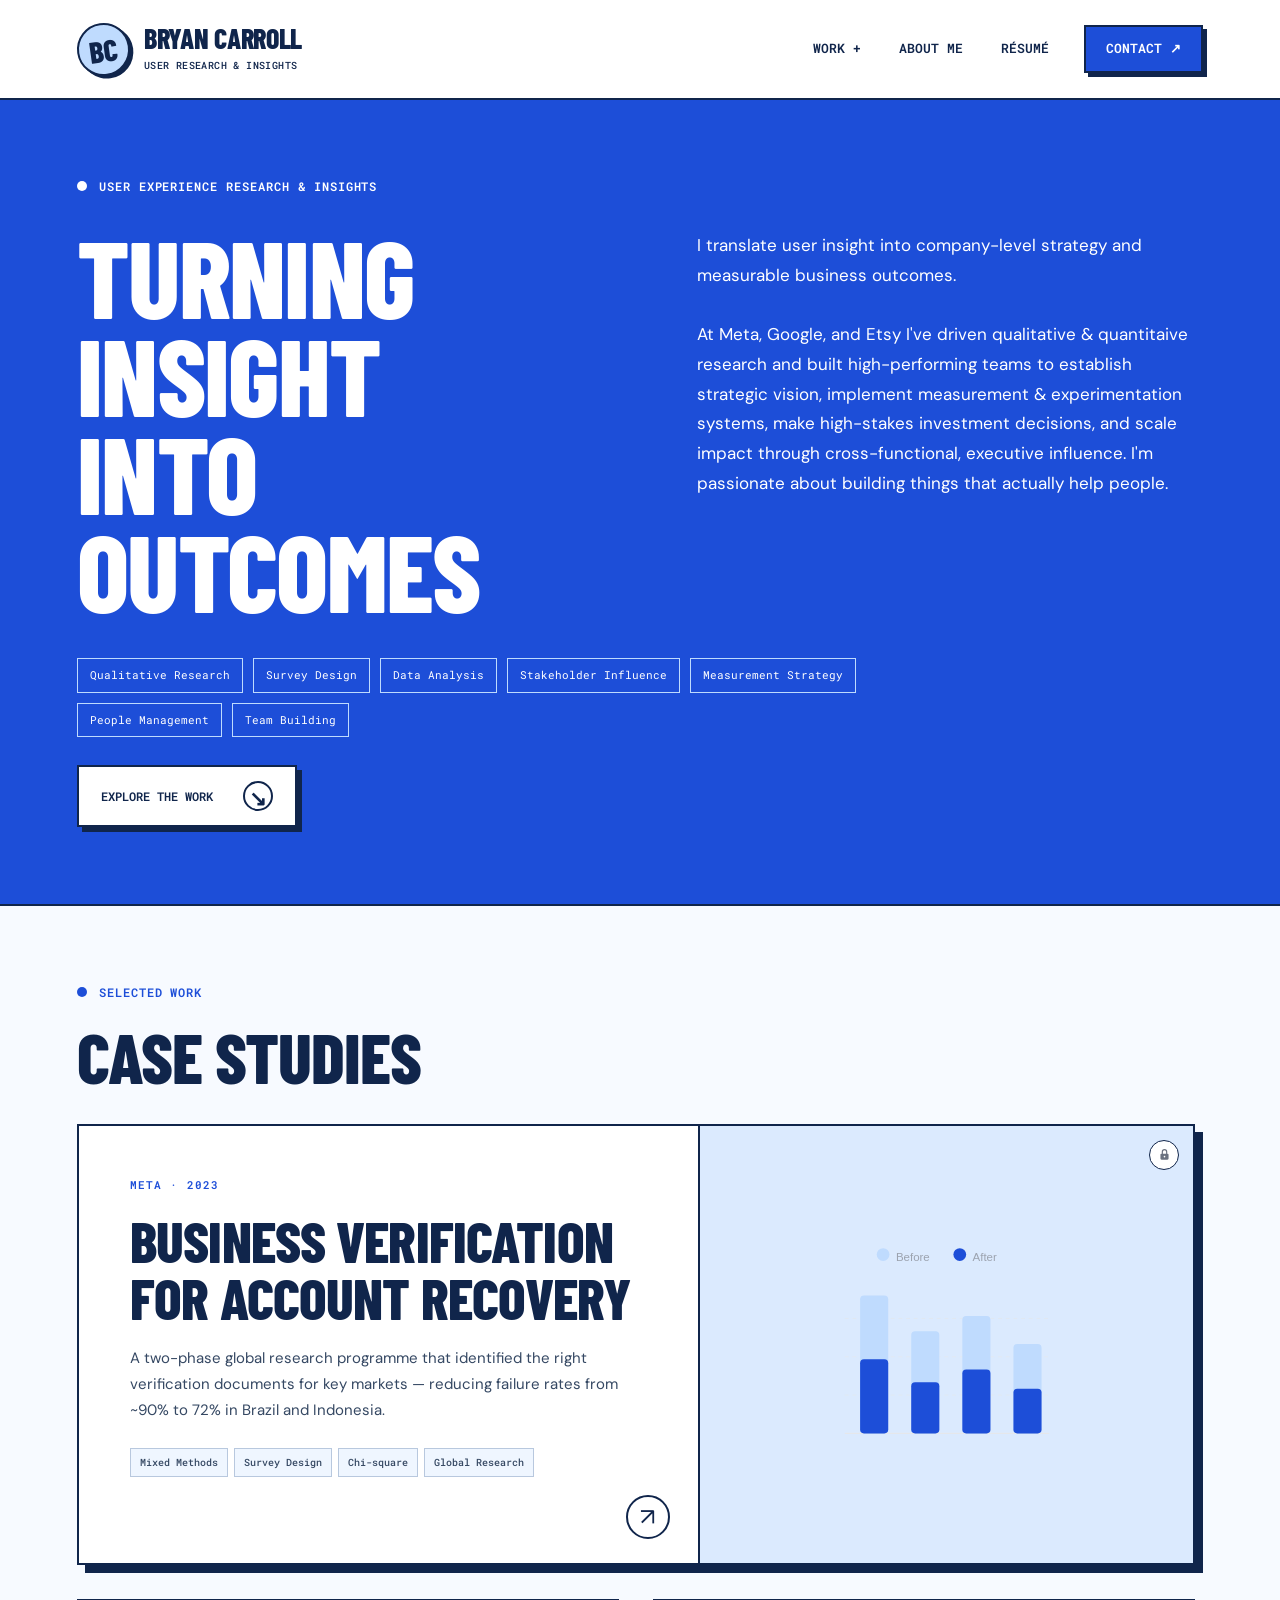
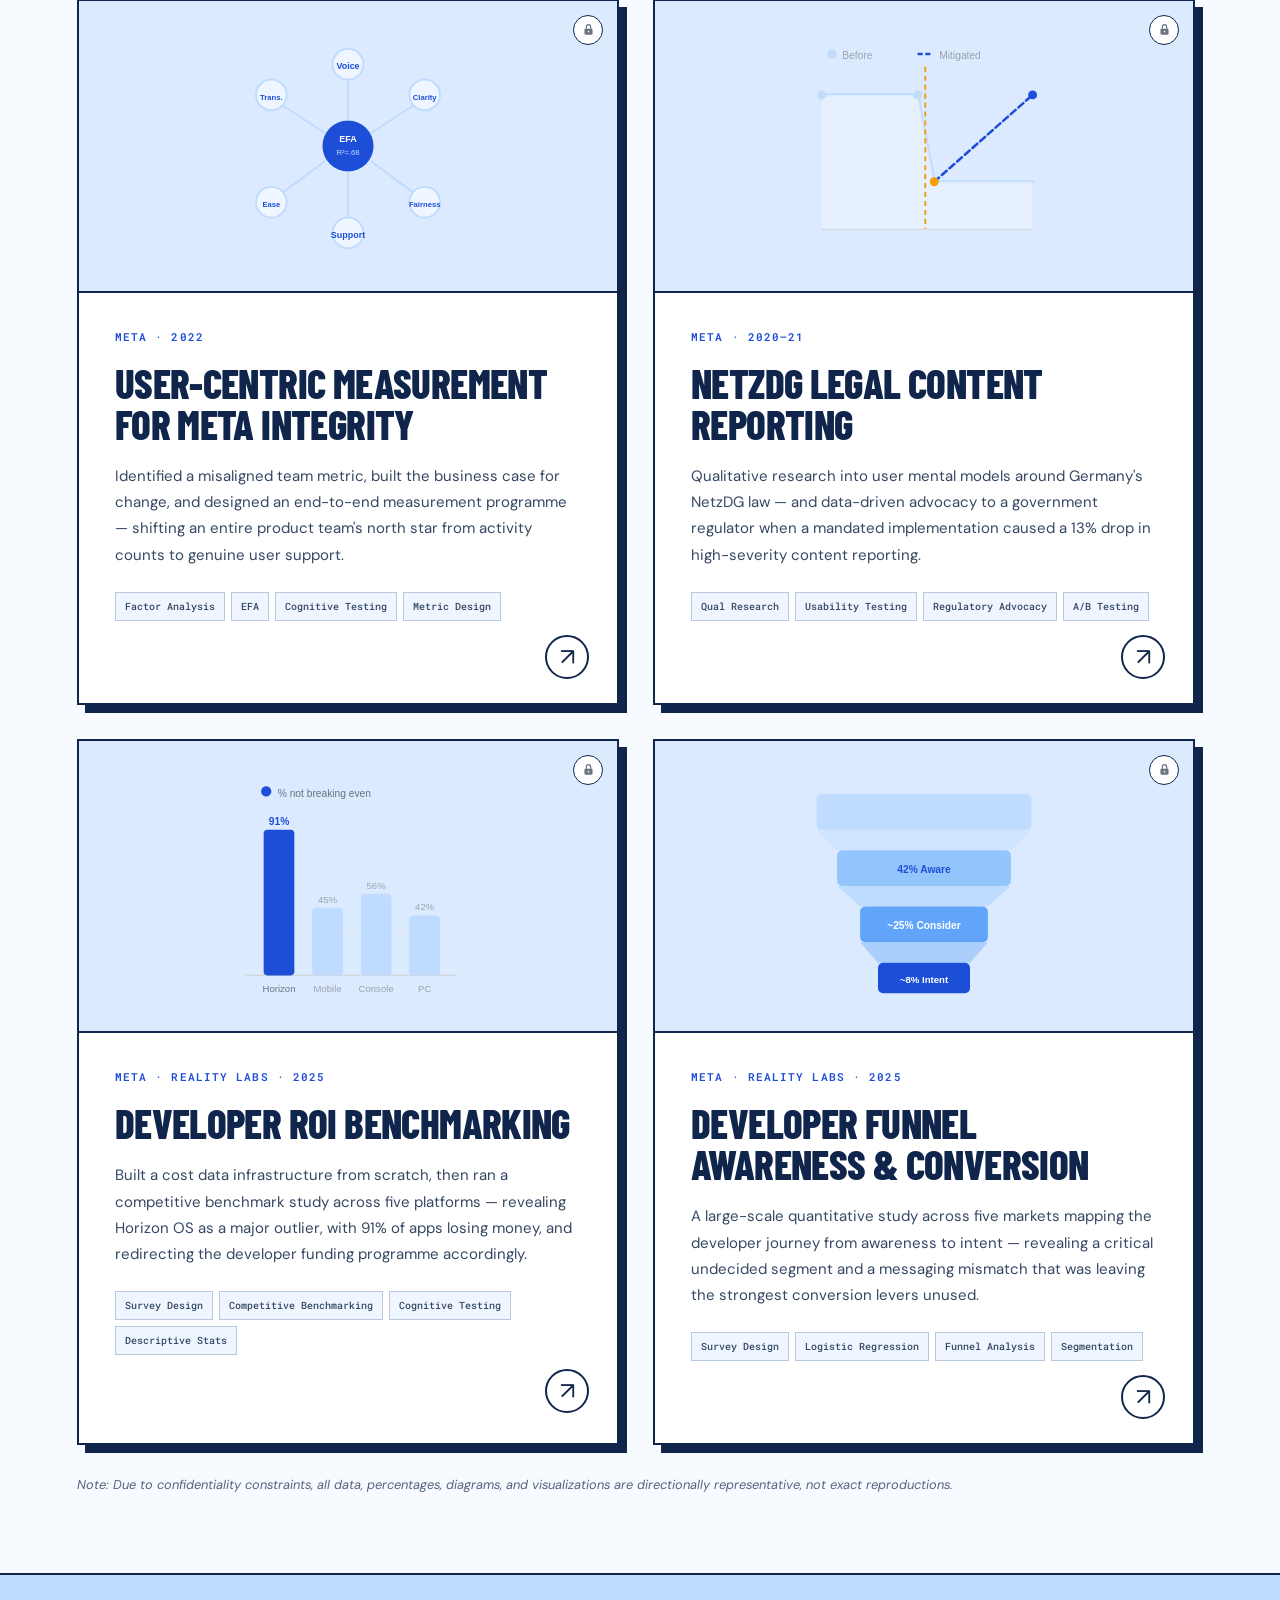
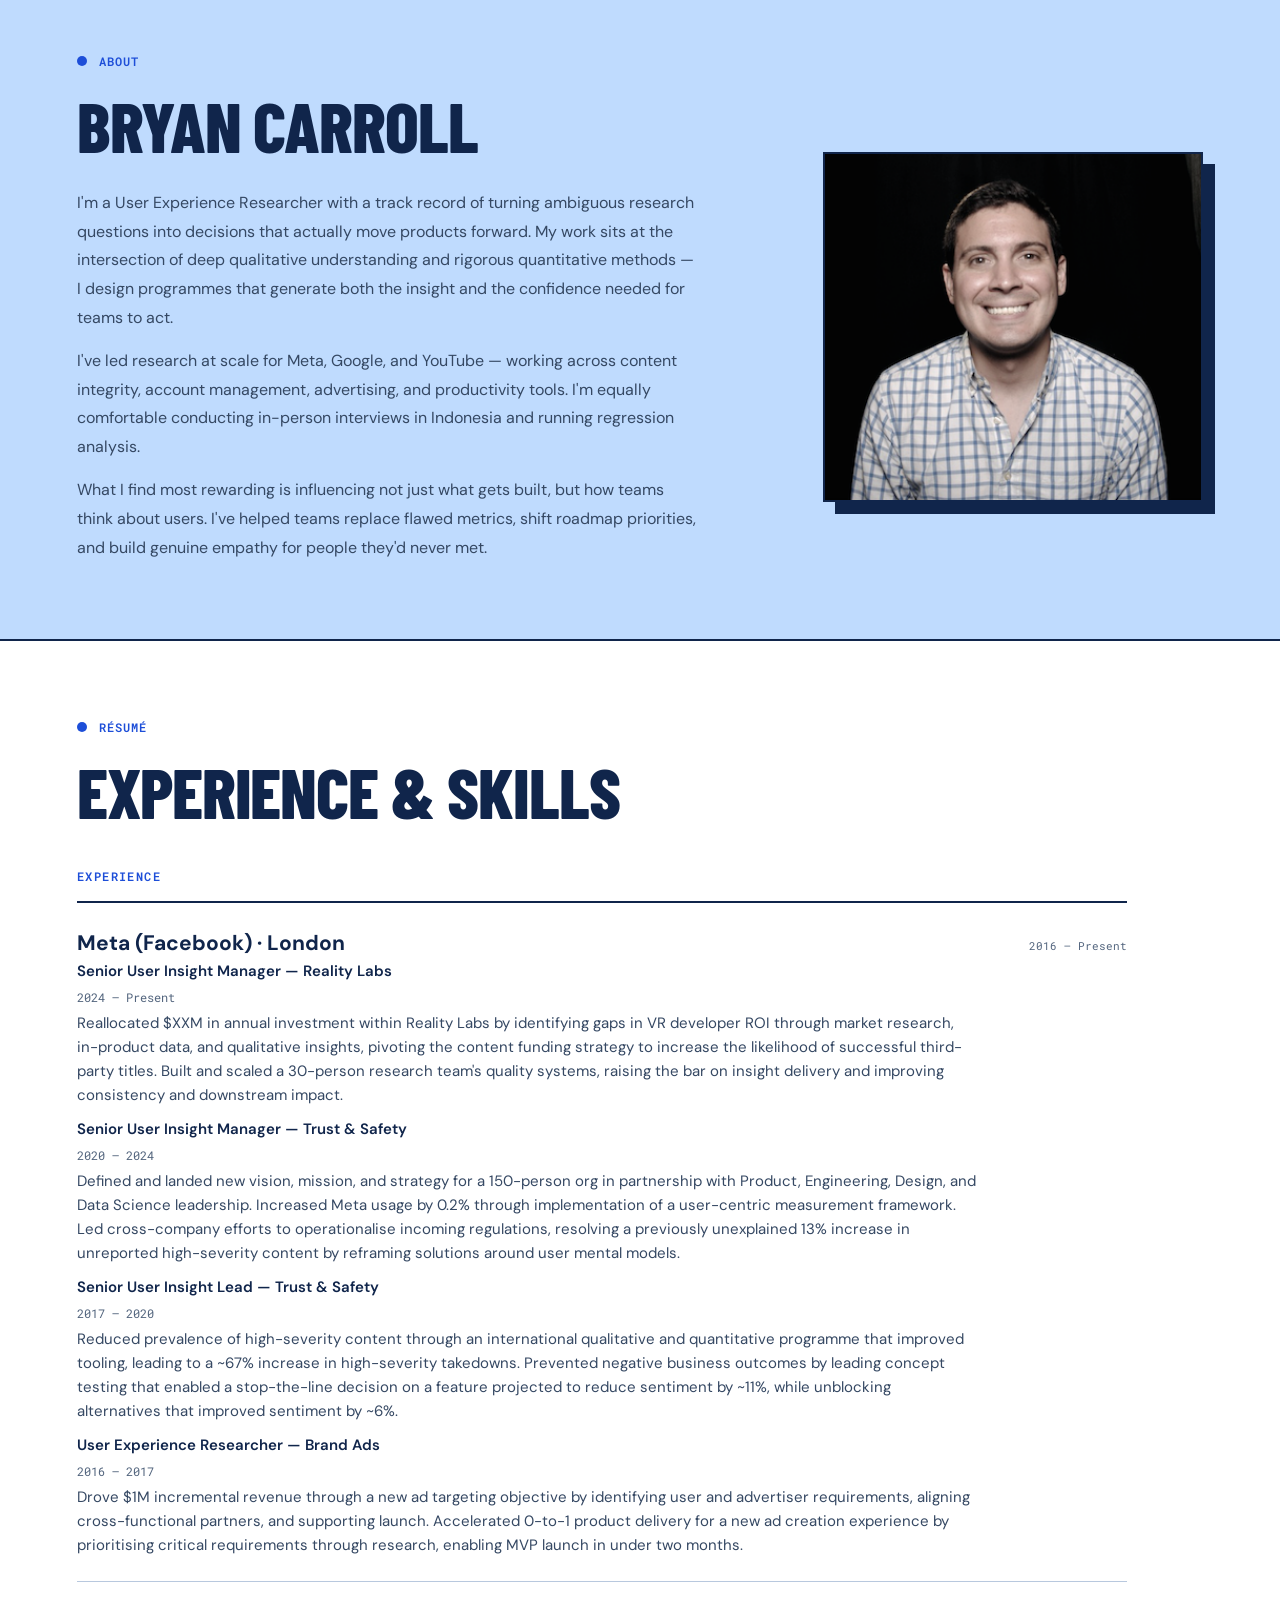
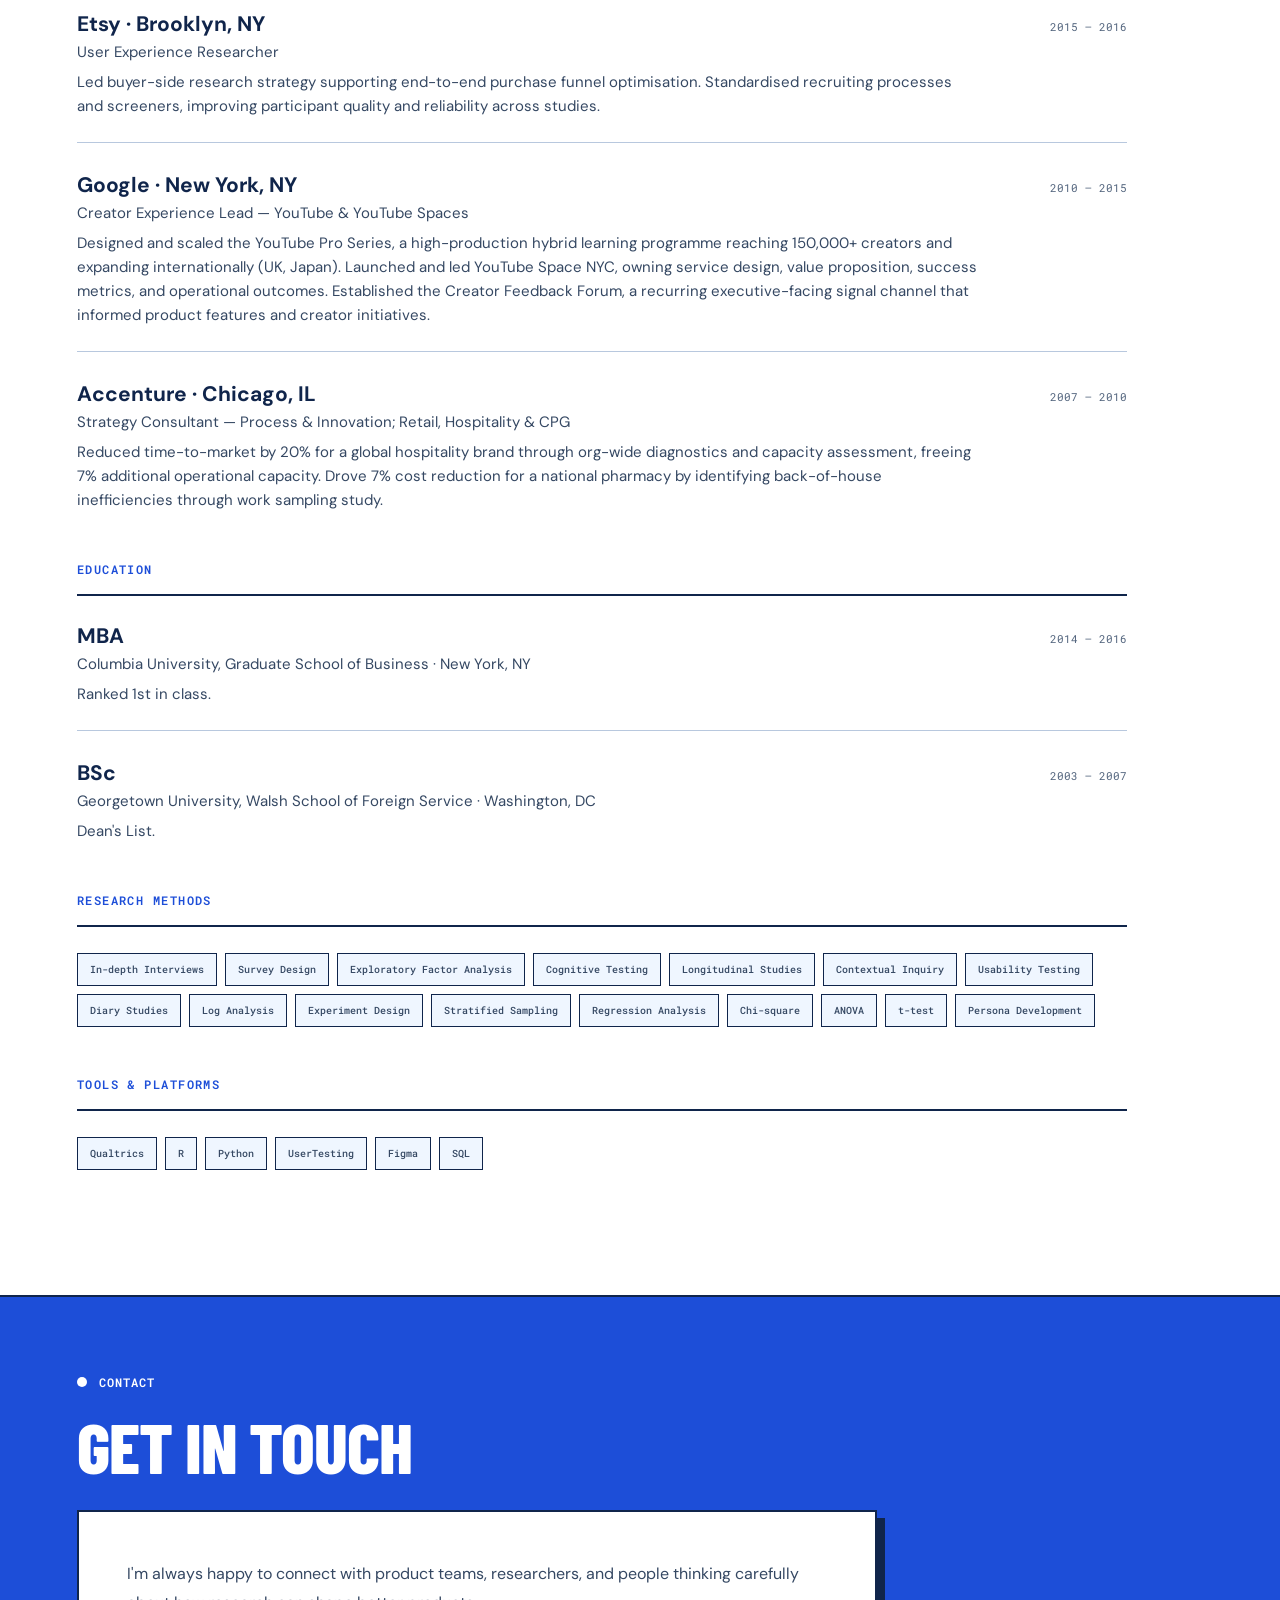
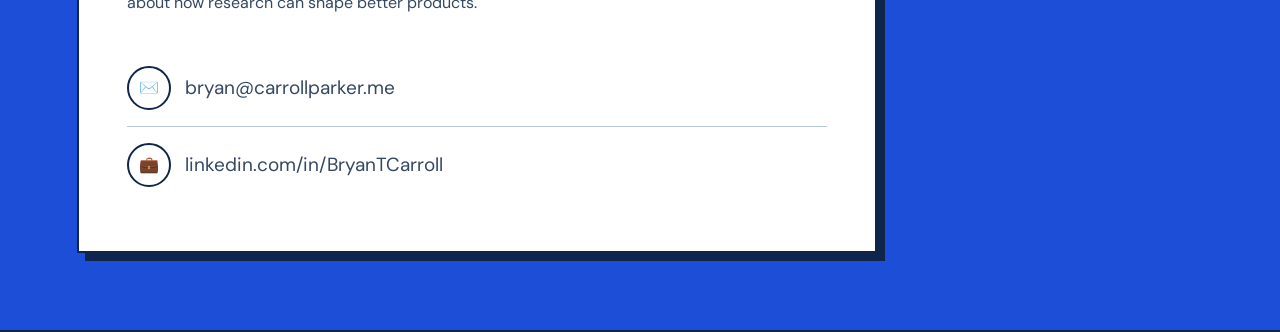
<file: index.html>
<!DOCTYPE html>
<html lang="en">
<head>
  <meta charset="UTF-8" />
  <meta name="viewport" content="width=device-width, initial-scale=1.0" />
  <title>Bryan Carroll — User Research & Insights</title>
  <link rel="preconnect" href="https://fonts.googleapis.com" />
  <link rel="preconnect" href="https://fonts.gstatic.com" crossorigin />
  <link href="https://fonts.googleapis.com/css2?family=Barlow+Condensed:wght@700;800;900&amp;family=DM+Sans:wght@400;500;600;700&amp;family=Roboto+Mono:wght@400;500;600&amp;display=swap" rel="stylesheet" />
  <style>
    *, *::before, *::after { box-sizing: border-box; margin: 0; padding: 0; }

    :root {
      --bg:           #FAFAFA;
      --bg-2:         #F4F4F5;
      --bg-3:         #EBEBED;
      --text-1:       #111827;
      --text-2:       #4B5563;
      --text-3:       #9CA3AF;
      --accent:       #1D4ED8;
      --accent-light: #EFF6FF;
      --accent-mid:   #BFDBFE;
      --border:       #E5E7EB;
      --nav-w:        260px;
      --serif:        'DM Serif Display', Georgia, serif;
      --sans:         'Inter', system-ui, sans-serif;
      --radius:       12px;
      --transition:   0.2s ease;
    }

    html { scroll-behavior: smooth; }

    body {
      font-family: var(--sans);
      background: var(--bg);
      color: var(--text-1);
      display: flex;
      min-height: 100vh;
    }

    /* ── SIDEBAR ─────────────────────────────────────── */
    nav#sidebar {
      position: fixed;
      top: 0; left: 0;
      width: var(--nav-w);
      height: 100vh;
      background: #fff;
      border-right: 1px solid var(--border);
      display: flex;
      flex-direction: column;
      padding: 48px 32px;
      z-index: 100;
      gap: 0;
    }

    .nav-identity { margin-bottom: 48px; }
    .nav-identity .name {
      font-family: var(--serif);
      font-size: 1.25rem;
      color: var(--text-1);
      line-height: 1.2;
    }
    .nav-identity .role {
      font-size: 0.75rem;
      font-weight: 500;
      letter-spacing: 0.08em;
      text-transform: uppercase;
      color: var(--text-3);
      margin-top: 6px;
    }

    .nav-section-label {
      font-size: 0.65rem;
      font-weight: 600;
      letter-spacing: 0.12em;
      text-transform: uppercase;
      color: var(--text-3);
      margin-bottom: 12px;
    }

    .nav-links { list-style: none; margin-bottom: 36px; }
    .nav-links li + li { margin-top: 2px; }
    .nav-links a {
      display: block;
      font-size: 0.875rem;
      font-weight: 400;
      color: var(--text-2);
      text-decoration: none;
      padding: 7px 12px;
      border-radius: 8px;
      transition: background var(--transition), color var(--transition);
    }
    .nav-links a:hover, .nav-links a.active {
      background: var(--accent-light);
      color: var(--accent);
    }
    .nav-links a.active { font-weight: 500; }

    .nav-divider {
      height: 1px;
      background: var(--border);
      margin-bottom: 36px;
    }

    .nav-footer {
      margin-top: auto;
      display: flex;
      flex-direction: column;
      gap: 12px;
    }
    .nav-footer a {
      font-size: 0.8rem;
      color: var(--text-3);
      text-decoration: none;
      transition: color var(--transition);
    }
    .nav-footer a:hover { color: var(--accent); }

    /* ── MAIN CONTENT ────────────────────────────────── */
    main {
      margin-left: var(--nav-w);
      flex: 1;
      max-width: 900px;
      padding: 80px 64px 120px;
    }

    section { margin-bottom: 120px; }
    section:last-child { margin-bottom: 0; }

    /* ── TYPOGRAPHY ──────────────────────────────────── */
    .section-label {
      font-size: 0.7rem;
      font-weight: 600;
      letter-spacing: 0.12em;
      text-transform: uppercase;
      color: var(--accent);
      margin-bottom: 16px;
    }

    h1 {
      font-family: var(--serif);
      font-size: clamp(2.5rem, 4vw, 3.5rem);
      line-height: 1.1;
      color: var(--text-1);
      margin-bottom: 24px;
    }

    h2 {
      font-family: var(--serif);
      font-size: clamp(1.75rem, 3vw, 2.25rem);
      line-height: 1.2;
      color: var(--text-1);
      margin-bottom: 20px;
    }

    h3 {
      font-size: 1rem;
      font-weight: 600;
      color: var(--text-1);
      margin-bottom: 10px;
    }

    p {
      font-size: 0.9375rem;
      line-height: 1.75;
      color: var(--text-2);
    }

    p + p { margin-top: 14px; }

    /* ── HERO ────────────────────────────────────────── */
    #hero { margin-bottom: 100px; }
    #hero .hero-intro {
      font-size: 1.125rem;
      line-height: 1.7;
      color: var(--text-2);
      max-width: 560px;
      margin-bottom: 32px;
    }
    .hero-chips {
      display: flex;
      flex-wrap: wrap;
      gap: 8px;
    }
    .chip {
      font-size: 0.75rem;
      font-weight: 500;
      padding: 5px 12px;
      border-radius: 999px;
      border: 1px solid var(--border);
      color: var(--text-2);
      background: #fff;
    }

    /* ── CASE STUDY CARDS ────────────────────────────── */
    .case-cards { display: flex; flex-direction: column; gap: 24px; }

    .case-card {
      background: #fff;
      border: 1px solid var(--border);
      border-radius: var(--radius);
      overflow: hidden;
      display: grid;
      grid-template-columns: 1fr 240px;
      transition: box-shadow var(--transition), border-color var(--transition);
      text-decoration: none;
      color: inherit;
      position: relative;
    }
    .card-lock-badge {
      position: absolute;
      top: 14px;
      right: 14px;
      background: rgba(255,255,255,0.9);
      border: 1px solid var(--border);
      border-radius: 6px;
      width: 28px;
      height: 28px;
      display: flex;
      align-items: center;
      justify-content: center;
      pointer-events: none;
      backdrop-filter: blur(4px);
    }
    .case-card:hover {
      box-shadow: 0 8px 32px rgba(0,0,0,0.07);
      border-color: var(--accent-mid);
    }

    .case-card-body { padding: 40px 40px 40px 40px; }
    .case-card-meta {
      font-size: 0.7rem;
      font-weight: 600;
      letter-spacing: 0.1em;
      text-transform: uppercase;
      color: var(--accent);
      margin-bottom: 12px;
    }
    .case-card-title {
      font-family: var(--serif);
      font-size: 1.4rem;
      line-height: 1.25;
      color: var(--text-1);
      margin-bottom: 14px;
    }
    .case-card-desc {
      font-size: 0.875rem;
      line-height: 1.65;
      color: var(--text-2);
      margin-bottom: 24px;
    }
    .case-tags { display: flex; flex-wrap: wrap; gap: 6px; }
    .case-tag {
      font-size: 0.7rem;
      font-weight: 500;
      padding: 3px 9px;
      border-radius: 999px;
      background: var(--bg-2);
      color: var(--text-2);
    }

    .case-card-illus {
      background: var(--bg-2);
      display: flex;
      align-items: center;
      justify-content: center;
      padding: 32px 24px;
    }
    .case-card-illus svg { width: 100%; height: auto; max-height: 200px; }

    /* ── CASE STUDY DETAIL ───────────────────────────── */
    .case-detail {
      background: #fff;
      border: 1px solid var(--border);
      border-radius: var(--radius);
      overflow: hidden;
    }

    .case-detail-hero {
      background: var(--bg-2);
      padding: 48px 56px;
      display: grid;
      grid-template-columns: 1fr 220px;
      gap: 40px;
      align-items: center;
    }

    .case-detail-hero .company-tag {
      display: inline-block;
      font-size: 0.65rem;
      font-weight: 700;
      letter-spacing: 0.12em;
      text-transform: uppercase;
      color: var(--accent);
      background: var(--accent-light);
      padding: 4px 10px;
      border-radius: 999px;
      margin-bottom: 16px;
    }

    .case-body { padding: 56px; }

    .case-body h3 { margin-top: 36px; }
    .case-body h3:first-child { margin-top: 0; }

    .highlight-box {
      background: var(--accent-light);
      border-left: 3px solid var(--accent);
      border-radius: 0 8px 8px 0;
      padding: 16px 20px;
      margin: 20px 0;
    }
    .highlight-box p { color: var(--text-1); font-size: 0.875rem; }

    .stat-row {
      display: grid;
      grid-template-columns: repeat(auto-fit, minmax(140px, 1fr));
      gap: 16px;
      margin: 24px 0;
    }
    .stat-box {
      background: var(--bg-2);
      border-radius: 10px;
      padding: 20px;
      text-align: center;
    }
    .stat-number {
      font-family: var(--serif);
      font-size: 2rem;
      color: var(--text-1);
      line-height: 1;
      margin-bottom: 6px;
    }
    .stat-label {
      font-size: 0.75rem;
      color: var(--text-3);
      font-weight: 500;
      line-height: 1.3;
    }

    .phase-grid {
      display: grid;
      grid-template-columns: 1fr 1fr;
      gap: 16px;
      margin: 20px 0;
    }
    .phase-box {
      background: var(--bg-2);
      border-radius: 10px;
      padding: 20px 24px;
    }
    .phase-box .phase-label {
      font-size: 0.65rem;
      font-weight: 700;
      letter-spacing: 0.1em;
      text-transform: uppercase;
      color: var(--accent);
      margin-bottom: 8px;
    }
    .phase-box p { font-size: 0.85rem; }

    .findings-list { list-style: none; margin: 16px 0; }
    .findings-list li {
      padding: 14px 0;
      border-bottom: 1px solid var(--border);
      display: flex;
      gap: 14px;
      font-size: 0.875rem;
      color: var(--text-2);
      line-height: 1.6;
    }
    .findings-list li:last-child { border-bottom: none; }
    .findings-list .find-icon { font-size: 1rem; flex-shrink: 0; margin-top: 2px; }

    .outcome-grid {
      display: grid;
      grid-template-columns: 1fr 1fr;
      gap: 16px;
      margin: 20px 0;
    }
    .outcome-box {
      border: 1px solid var(--border);
      border-radius: 10px;
      padding: 20px 24px;
    }
    .outcome-box .outcome-title {
      font-size: 0.75rem;
      font-weight: 600;
      letter-spacing: 0.06em;
      text-transform: uppercase;
      color: var(--text-2);
      margin-bottom: 8px;
    }
    .outcome-box p { font-size: 0.85rem; }

    .method-pills {
      display: flex;
      flex-wrap: wrap;
      gap: 8px;
      margin: 16px 0;
    }
    .method-pill {
      font-size: 0.75rem;
      font-weight: 500;
      padding: 5px 12px;
      border-radius: 999px;
      border: 1px solid var(--border);
      color: var(--text-2);
    }

    .role-list { margin: 16px 0; display: flex; flex-direction: column; gap: 8px; }
    .role-item {
      display: flex;
      gap: 10px;
      align-items: flex-start;
      font-size: 0.875rem;
      color: var(--text-2);
      line-height: 1.6;
    }
    .role-dot {
      width: 6px;
      height: 6px;
      border-radius: 50%;
      background: var(--accent);
      flex-shrink: 0;
      margin-top: 8px;
    }

    /* ── ABOUT ───────────────────────────────────────── */
    .about-grid {
      display: grid;
      grid-template-columns: 1fr 280px;
      gap: 48px;
      align-items: start;
    }
    .about-sidebar-card {
      background: #fff;
      border: 1px solid var(--border);
      border-radius: var(--radius);
      padding: 28px;
    }
    .about-sidebar-card h3 { font-size: 0.875rem; margin-bottom: 16px; }
    .exp-item { margin-bottom: 16px; }
    .exp-item:last-child { margin-bottom: 0; }
    .exp-company { font-size: 0.8rem; font-weight: 600; color: var(--text-1); }
    .exp-role { font-size: 0.775rem; color: var(--text-2); margin-top: 2px; }
    .exp-years { font-size: 0.7rem; color: var(--text-3); margin-top: 2px; }

    /* ── RESUME ──────────────────────────────────────── */
    .resume-section { margin-bottom: 32px; }
    .resume-section-title {
      font-size: 0.7rem;
      font-weight: 700;
      letter-spacing: 0.12em;
      text-transform: uppercase;
      color: var(--text-3);
      margin-bottom: 16px;
      padding-bottom: 8px;
      border-bottom: 1px solid var(--border);
    }
    .resume-item { margin-bottom: 24px; }
    .resume-item:last-child { margin-bottom: 0; }
    .resume-item-header {
      display: flex;
      justify-content: space-between;
      align-items: baseline;
      margin-bottom: 4px;
    }
    .resume-item-title { font-size: 0.9rem; font-weight: 600; color: var(--text-1); }
    .resume-item-date { font-size: 0.775rem; color: var(--text-3); }
    .resume-item-sub { font-size: 0.8rem; color: var(--text-2); margin-bottom: 8px; }
    .resume-item-desc { font-size: 0.825rem; color: var(--text-2); line-height: 1.6; }

    .skill-tags { display: flex; flex-wrap: wrap; gap: 8px; }
    .skill-tag {
      font-size: 0.75rem;
      font-weight: 500;
      padding: 4px 12px;
      border-radius: 999px;
      background: var(--bg-2);
      color: var(--text-2);
    }

    /* ── CONTACT ─────────────────────────────────────── */
    .contact-card {
      background: #fff;
      border: 1px solid var(--border);
      border-radius: var(--radius);
      padding: 48px 56px;
      max-width: 540px;
    }
    .contact-card p { margin-bottom: 32px; }
    .contact-link {
      display: flex;
      align-items: center;
      gap: 14px;
      padding: 16px 0;
      border-bottom: 1px solid var(--border);
      text-decoration: none;
      color: var(--text-2);
      font-size: 0.9rem;
      transition: color var(--transition);
    }
    .contact-link:last-child { border-bottom: none; }
    .contact-link:hover { color: var(--accent); }
    .contact-link-icon {
      width: 36px;
      height: 36px;
      border-radius: 8px;
      background: var(--bg-2);
      display: flex;
      align-items: center;
      justify-content: center;
      flex-shrink: 0;
      font-size: 1rem;
    }

    /* ── BACK LINK ───────────────────────────────────── */
    .back-link {
      display: inline-flex;
      align-items: center;
      gap: 6px;
      font-size: 0.8rem;
      color: var(--text-3);
      text-decoration: none;
      margin-bottom: 32px;
      transition: color var(--transition);
    }
    .back-link:hover { color: var(--accent); }

    /* ── SCROLLSPY ───────────────────────────────────── */
    .scroll-indicator {
      width: 3px;
      height: 16px;
      background: var(--accent);
      border-radius: 2px;
      display: inline-block;
      margin-right: 10px;
      vertical-align: middle;
      opacity: 0;
      transition: opacity var(--transition);
    }
    .nav-links a.active .scroll-indicator { opacity: 1; }

    /* ══════════════════════════════════════════════════
       HAMBURGER BUTTON
    ══════════════════════════════════════════════════ */
    /* Top bar: hidden on desktop, fixed strip on mobile */
    .mobile-topbar {
      display: none;
      position: fixed; top: 0; left: 0; right: 0; z-index: 300;
      height: 56px;
      background: #fff; border-bottom: 1px solid var(--border);
      align-items: center; gap: 12px;
      padding: 0 16px;
    }
    .mobile-topbar-name {
      font-family: var(--serif);
      font-size: 1rem;
      color: var(--text-1);
    }

    .hamburger {
      display: flex;
      flex-direction: column; justify-content: center; align-items: center; gap: 5px;
      width: 36px; height: 36px; flex-shrink: 0;
      background: var(--bg-2); border: 1px solid var(--border);
      border-radius: 8px; cursor: pointer; padding: 0;
    }
    .hamburger span {
      display: block; width: 18px; height: 2px;
      background: var(--text-1); border-radius: 2px;
      transition: transform 0.25s ease, opacity 0.2s ease;
    }
    .hamburger.open span:nth-child(1) { transform: translateY(7px) rotate(45deg); }
    .hamburger.open span:nth-child(2) { opacity: 0; transform: scaleX(0); }
    .hamburger.open span:nth-child(3) { transform: translateY(-7px) rotate(-45deg); }

    .nav-backdrop {
      display: none; position: fixed; inset: 0;
      background: rgba(0,0,0,0.25); z-index: 150;
      opacity: 0; transition: opacity 0.3s ease; pointer-events: none;
    }
    .nav-backdrop.visible { opacity: 1; pointer-events: all; }

    /* ══════════════════════════════════════════════════
       RESPONSIVE — SHARED (≤768px)
    ══════════════════════════════════════════════════ */
    @media (max-width: 768px) {
      .mobile-topbar { display: flex; }
      .nav-backdrop { display: block; }

      nav#sidebar {
        transform: translateX(-100%);
        transition: transform 0.3s ease;
        z-index: 200;
      }
      nav#sidebar.open {
        transform: translateX(0);
        box-shadow: 4px 0 32px rgba(0,0,0,0.15);
      }

      main {
        margin-left: 0 !important;
        padding: 80px 20px 80px;
        max-width: 100%;
      }

      h2 { font-size: clamp(1.4rem, 6vw, 2rem); }
      p  { font-size: 0.9rem; }
    }

    /* ══════════════════════════════════════════════════
       RESPONSIVE — INDEX.HTML SPECIFIC (≤768px)
    ══════════════════════════════════════════════════ */
    @media (max-width: 768px) {
      /* hero */
      section#hero { padding-top: 0; }
      .hero-chips { gap: 6px; }
      .chip { font-size: 0.7rem; padding: 4px 10px; }

      /* case cards: collapse to single column, body fills full width */
      .case-card {
        grid-template-columns: 1fr;
      }
      .case-card-illus { display: none; }
      .case-card-body { padding: 28px 24px; }
      .card-lock-badge { width: 22px; height: 22px; top: 10px; right: 10px; border-radius: 5px; }
      .card-lock-badge svg { width: 10px; height: 10px; }
      .case-card-title { font-size: 1.2rem; }
      .case-cards { gap: 14px; }

      /* about */
      .about-grid { grid-template-columns: 1fr; gap: 24px; }

      /* resume */
      .resume-item-header { flex-direction: column; gap: 2px; align-items: flex-start; }
      .resume-item-date { margin-top: 2px; }

      /* skill tags */
      .skill-tags { gap: 6px; }
      .skill-tag { font-size: 0.7rem; }
    }
    /* ── CASE STUDY MODAL ───────────────────────────────── */
    #cs-modal {
      display: none;
      position: fixed;
      inset: 0;
      background: rgba(0,0,0,0.45);
      z-index: 9999;
      align-items: center;
      justify-content: center;
    }
    #cs-modal.open { display: flex; }
    #cs-modal .gate-card {
      background: #fff;
      border: 1px solid var(--border);
      border-radius: var(--radius);
      padding: 48px 40px;
      width: 100%;
      max-width: 400px;
      text-align: center;
      box-shadow: 0 8px 40px rgba(0,0,0,0.14);
    }
    .gate-lock-icon {
      display: flex;
      justify-content: center;
      margin-bottom: 20px;
    }
    .gate-title {
      font-family: var(--serif);
      font-size: 1.4rem;
      color: var(--text-1);
      margin-bottom: 12px;
    }
    .gate-body-text {
      font-size: 0.875rem;
      color: var(--text-2);
      line-height: 1.65;
      margin-bottom: 28px;
    }
    #cs-modal label {
      display: block;
      font-size: 0.75rem;
      font-weight: 600;
      letter-spacing: 0.08em;
      text-transform: uppercase;
      color: var(--text-2);
      margin-bottom: 10px;
      text-align: left;
    }
    #cs-modal input[type="password"] {
      width: 100%;
      padding: 10px 14px;
      border: 1px solid var(--border);
      border-radius: 8px;
      font-family: var(--sans);
      font-size: 0.9rem;
      color: var(--text-1);
      background: var(--bg);
      outline: none;
      transition: border-color var(--transition);
      margin-bottom: 16px;
    }
    #cs-modal input[type="password"]:focus {
      border-color: var(--accent);
    }
    #cs-modal button {
      width: 100%;
      padding: 11px;
      background: var(--accent);
      color: #fff;
      border: none;
      border-radius: 8px;
      font-family: var(--sans);
      font-size: 0.875rem;
      font-weight: 500;
      cursor: pointer;
      transition: opacity var(--transition);
    }
    #cs-modal button:hover { opacity: 0.88; }
    #cs-modal .gate-error {
      font-size: 0.8rem;
      color: #DC2626;
      margin-top: 10px;
      min-height: 1.2em;
    }
  </style>
  <link rel="stylesheet" href="site.css" />
  <script src="site.js" defer></script>
</head>
<body class="home-page">

  <!-- Case study password modal -->
  <div id="cs-modal" role="dialog" aria-modal="true" aria-labelledby="cs-modal-title">
    <div class="gate-card">
      <div class="gate-lock-icon">
        <svg width="44" height="44" viewBox="0 0 24 24" fill="none" xmlns="http://www.w3.org/2000/svg" aria-hidden="true">
          <rect x="4.5" y="10.5" width="15" height="11" rx="2" fill="#1D4ED8"/>
          <path d="M8 10.5V7a4 4 0 0 1 8 0v3.5" stroke="#1D4ED8" stroke-width="2" stroke-linecap="round"/>
          <circle cx="12" cy="16" r="1.5" fill="#fff"/>
        </svg>
      </div>
      <div class="gate-title" id="cs-modal-title">This case study is protected</div>
      <div class="gate-body-text">This content is shared selectively with recruiters and hiring managers. Please enter the password to continue.</div>
      <label for="pw-input">Password</label>
      <input type="password" id="pw-input" placeholder="Enter password" autocomplete="current-password" />
      <button id="pw-submit">Continue</button>
      <div class="gate-error" id="pw-error"></div>
    </div>
  </div>

  <!-- Mobile top bar (hamburger lives here on small screens) -->
  <a class="skip-link" href="#main-content">Skip to content</a>
  <header class="site-header">
    <a class="site-brand" href="index.html" aria-label="Bryan Carroll, home">
      <span class="brand-mark" aria-hidden="true">BC</span>
      <span><span class="brand-name">Bryan Carroll</span><span class="brand-role">User Research &amp; Insights</span></span>
    </a>
    <nav class="desktop-nav" aria-label="Main navigation">
      <details class="work-menu">
        <summary>Work</summary>
        <ul class="work-dropdown">
          <li><a href="#work">All case studies</a></li>
          <li><a href="case-study-1.html">Business Verification</a></li>
          <li><a href="case-study-2.html">Integrity Measurement</a></li>
          <li><a href="case-study-3.html">NetzDG Reporting</a></li>
          <li><a href="case-study-4.html">Developer ROI</a></li>
          <li><a href="case-study-5.html">Developer Funnel</a></li>
        </ul>
      </details>
      <a href="#about">About me</a>
      <a href="#resume">Résumé</a>
      <a class="nav-contact" href="#contact">Contact ↗</a>
    </nav>
    <button class="hamburger" aria-label="Open navigation" aria-expanded="false" aria-controls="sidebar">
      <span></span><span></span><span></span>
    </button>
  </header>
  <div class="nav-backdrop" aria-hidden="true"></div>


  <!-- ── SIDEBAR NAV ──────────────────────────────────── -->
  <nav id="sidebar" aria-label="Mobile navigation" inert>
    <div class="nav-identity">
      <div class="name">Bryan Carroll</div>
      <div class="role">User Research & Insights</div>
    </div>

    <div class="nav-section-label">Work</div>
    <ul class="nav-links" id="nav-work">
      <li><a href="#work">All case studies</a></li>
      <li><a href="case-study-1.html">Business Verification</a></li>
      <li><a href="case-study-2.html">Integrity Measurement</a></li>
      <li><a href="case-study-3.html">NetzDG Reporting</a></li>
      <li><a href="case-study-4.html">Developer ROI</a></li>
      <li><a href="case-study-5.html">Developer Funnel</a></li>
    </ul>

    <div class="nav-divider"></div>

    <div class="nav-section-label">About</div>
    <ul class="nav-links" id="nav-about">
      <li><a href="#about">About me</a></li>
      <li><a href="#resume">Résumé</a></li>
      <li><a href="#contact">Contact</a></li>
    </ul>

    <div class="nav-footer">
      <a href="mailto:bryan@carrollparker.me">bryan@carrollparker.me</a>
    </div>
  </nav>

  <!-- ── MAIN ─────────────────────────────────────────── -->
  <main id="main-content" tabindex="-1">

    <!-- HERO -->
    <section id="hero">
      <div class="section-label">User Experience Research & Insights</div>
      <h1>Turning insight<br>into outcomes</h1>
      <p class="hero-intro">
        I translate user insight into company-level strategy and measurable business 
        outcomes. <br><br>At Meta, Google, and Etsy I've driven qualitative & quantitaive research and built high-performing teams to establish strategic vision, implement measurement & experimentation systems, 
        make high-stakes investment decisions, and scale impact through cross-functional, executive influence. I'm passionate about building things that actually help people.
      </p>
      <div class="hero-chips">
        <span class="chip">Qualitative Research</span>
        <span class="chip">Survey Design</span>
        <span class="chip">Data Analysis</span>
        <span class="chip">Stakeholder Influence</span>
        <span class="chip">Measurement Strategy</span>
        <span class="chip">People Management</span>
        <span class="chip">Team Building</span>
      </div>
      <a class="hero-cta" href="#work">Explore the work <span aria-hidden="true">↘</span></a>
    </section>

    <!-- WORK INDEX -->
    <section id="work">
      <div class="section-label">Selected Work</div>
      <h2>Case Studies</h2>
      <div class="case-cards">

        <!-- Card 1 -->
        <a class="case-card" href="case-study-1.html">
          <div class="case-card-body">
            <div class="case-card-meta">Meta · 2023</div>
            <div class="case-card-title">Business Verification for Account Recovery</div>
            <p class="case-card-desc">A two-phase global research programme that identified the right verification documents for key markets — reducing failure rates from ~90% to 72% in Brazil and Indonesia.</p>
            <div class="case-tags">
              <span class="case-tag">Mixed Methods</span>
              <span class="case-tag">Survey Design</span>
              <span class="case-tag">Chi-square</span>
              <span class="case-tag">Global Research</span>
            </div>
          </div>
          <div class="case-card-illus">
            <!-- Data-inspired SVG: layered bar segments + document dots -->
            <svg viewBox="0 0 200 180" fill="none" xmlns="http://www.w3.org/2000/svg" aria-hidden="true">
              <!-- Background grid lines -->
              <line x1="20" y1="160" x2="180" y2="160" stroke="#E5E7EB" stroke-width="1"/>
              <line x1="20" y1="130" x2="180" y2="130" stroke="#E5E7EB" stroke-width="0.5" stroke-dasharray="3 3"/>
              <line x1="20" y1="100" x2="180" y2="100" stroke="#E5E7EB" stroke-width="0.5" stroke-dasharray="3 3"/>
              <line x1="20" y1="70"  x2="180" y2="70"  stroke="#E5E7EB" stroke-width="0.5" stroke-dasharray="3 3"/>
              <!-- Bars: before -->
              <rect x="32"  y="52" width="22" height="108" rx="3" fill="#BFDBFE"/>
              <rect x="72"  y="80" width="22" height="80"  rx="3" fill="#BFDBFE"/>
              <rect x="112" y="68" width="22" height="92"  rx="3" fill="#BFDBFE"/>
              <rect x="152" y="90" width="22" height="70"  rx="3" fill="#BFDBFE"/>
              <!-- Bars: after (accent overlay) -->
              <rect x="32"  y="102" width="22" height="58" rx="3" fill="#1D4ED8"/>
              <rect x="72"  y="120" width="22" height="40" rx="3" fill="#1D4ED8"/>
              <rect x="112" y="110" width="22" height="50" rx="3" fill="#1D4ED8"/>
              <rect x="152" y="125" width="22" height="35" rx="3" fill="#1D4ED8"/>
              <!-- Legend dots -->
              <circle cx="50" cy="20" r="5" fill="#BFDBFE"/>
              <text x="60" y="25" font-size="9" fill="#9CA3AF" font-family="Inter,sans-serif">Before</text>
              <circle cx="110" cy="20" r="5" fill="#1D4ED8"/>
              <text x="120" y="25" font-size="9" fill="#9CA3AF" font-family="Inter,sans-serif">After</text>
            </svg>
          </div>
          <div class="card-lock-badge" aria-label="Password protected">
            <svg width="13" height="13" viewBox="0 0 24 24" fill="none" xmlns="http://www.w3.org/2000/svg" aria-hidden="true">
              <rect x="4.5" y="10.5" width="15" height="11" rx="2" fill="#6B7280"/>
              <path d="M8 10.5V7a4 4 0 0 1 8 0v3.5" stroke="#6B7280" stroke-width="2.2" stroke-linecap="round"/>
              <circle cx="12" cy="16" r="1.5" fill="#fff"/>
            </svg>
          </div>
        </a>

        <!-- Card 2 -->
        <a class="case-card" href="case-study-2.html">
          <div class="case-card-body">
            <div class="case-card-meta">Meta · 2022</div>
            <div class="case-card-title">User-Centric Measurement for Meta Integrity</div>
            <p class="case-card-desc">Identified a misaligned team metric, built the business case for change, and designed an end-to-end measurement programme — shifting an entire product team's north star from activity counts to genuine user support.</p>
            <div class="case-tags">
              <span class="case-tag">Factor Analysis</span>
              <span class="case-tag">EFA</span>
              <span class="case-tag">Cognitive Testing</span>
              <span class="case-tag">Metric Design</span>
            </div>
          </div>
          <div class="case-card-illus">
            <!-- Data-inspired SVG: factor/network diagram -->
            <svg viewBox="0 0 200 180" fill="none" xmlns="http://www.w3.org/2000/svg" aria-hidden="true">
              <!-- Central node -->
              <circle cx="100" cy="90" r="20" fill="#1D4ED8"/>
              <!-- Spokes -->
              <line x1="100" y1="70"  x2="100" y2="30"  stroke="#BFDBFE" stroke-width="1.5"/>
              <line x1="100" y1="110" x2="100" y2="155" stroke="#BFDBFE" stroke-width="1.5"/>
              <line x1="82"  y1="80"  x2="44"  y2="55"  stroke="#BFDBFE" stroke-width="1.5"/>
              <line x1="118" y1="80"  x2="156" y2="55"  stroke="#BFDBFE" stroke-width="1.5"/>
              <line x1="82"  y1="102" x2="44"  y2="130" stroke="#BFDBFE" stroke-width="1.5"/>
              <line x1="118" y1="102" x2="156" y2="130" stroke="#BFDBFE" stroke-width="1.5"/>
              <!-- Outer nodes -->
              <circle cx="100" cy="26"  r="12" fill="#EFF6FF" stroke="#BFDBFE" stroke-width="1.5"/>
              <circle cx="100" cy="158" r="12" fill="#EFF6FF" stroke="#BFDBFE" stroke-width="1.5"/>
              <circle cx="40"  cy="50"  r="12" fill="#EFF6FF" stroke="#BFDBFE" stroke-width="1.5"/>
              <circle cx="160" cy="50"  r="12" fill="#EFF6FF" stroke="#BFDBFE" stroke-width="1.5"/>
              <circle cx="40"  cy="134" r="12" fill="#EFF6FF" stroke="#BFDBFE" stroke-width="1.5"/>
              <circle cx="160" cy="134" r="12" fill="#EFF6FF" stroke="#BFDBFE" stroke-width="1.5"/>
              <!-- Node labels -->
              <text x="100" y="30"  text-anchor="middle" font-size="7" fill="#1D4ED8" font-family="Inter,sans-serif" font-weight="600">Voice</text>
              <text x="100" y="162" text-anchor="middle" font-size="7" fill="#1D4ED8" font-family="Inter,sans-serif" font-weight="600">Support</text>
              <text x="40"  y="54"  text-anchor="middle" font-size="6" fill="#1D4ED8" font-family="Inter,sans-serif" font-weight="600">Trans.</text>
              <text x="160" y="54"  text-anchor="middle" font-size="6" fill="#1D4ED8" font-family="Inter,sans-serif" font-weight="600">Clarity</text>
              <text x="40"  y="138" text-anchor="middle" font-size="6" fill="#1D4ED8" font-family="Inter,sans-serif" font-weight="600">Ease</text>
              <text x="160" y="138" text-anchor="middle" font-size="6" fill="#1D4ED8" font-family="Inter,sans-serif" font-weight="600">Fairness</text>
              <!-- Center label -->
              <text x="100" y="87"  text-anchor="middle" font-size="7" fill="#fff" font-family="Inter,sans-serif" font-weight="600">EFA</text>
              <text x="100" y="97"  text-anchor="middle" font-size="6" fill="#BFDBFE" font-family="Inter,sans-serif">R²=.68</text>
            </svg>
          </div>
          <div class="card-lock-badge" aria-label="Password protected">
            <svg width="13" height="13" viewBox="0 0 24 24" fill="none" xmlns="http://www.w3.org/2000/svg" aria-hidden="true">
              <rect x="4.5" y="10.5" width="15" height="11" rx="2" fill="#6B7280"/>
              <path d="M8 10.5V7a4 4 0 0 1 8 0v3.5" stroke="#6B7280" stroke-width="2.2" stroke-linecap="round"/>
              <circle cx="12" cy="16" r="1.5" fill="#fff"/>
            </svg>
          </div>
        </a>


        <!-- Card 3 -->
        <a class="case-card" href="case-study-3.html">
          <div class="case-card-body">
            <div class="case-card-meta">Meta · 2020–21</div>
            <div class="case-card-title">NetzDG Legal Content Reporting</div>
            <p class="case-card-desc">Qualitative research into user mental models around Germany's NetzDG law — and data-driven advocacy to a government regulator when a mandated implementation caused a 13% drop in high-severity content reporting.</p>
            <div class="case-tags">
              <span class="case-tag">Qual Research</span>
              <span class="case-tag">Usability Testing</span>
              <span class="case-tag">Regulatory Advocacy</span>
              <span class="case-tag">A/B Testing</span>
            </div>
          </div>
          <div class="case-card-illus">
            <svg viewBox="0 0 200 180" fill="none" xmlns="http://www.w3.org/2000/svg" aria-hidden="true">
              <line x1="20" y1="155" x2="185" y2="155" stroke="#D1D5DB" stroke-width="1"/>
              <line x1="20" y1="115" x2="185" y2="115" stroke="#E5E7EB" stroke-width="0.5" stroke-dasharray="3 3"/>
              <line x1="20" y1="75"  x2="185" y2="75"  stroke="#E5E7EB" stroke-width="0.5" stroke-dasharray="3 3"/>
              <line x1="20" y1="35"  x2="185" y2="35"  stroke="#E5E7EB" stroke-width="0.5" stroke-dasharray="3 3"/>
              <polyline points="20,50 95,50 108,118 185,118" fill="none" stroke="#BFDBFE" stroke-width="2.5" stroke-linejoin="round" stroke-linecap="round"/>
              <polygon points="20,50 95,50 108,118 185,118 185,155 20,155" fill="#EFF6FF" opacity="0.6"/>
              <line x1="101" y1="28" x2="101" y2="155" stroke="#F59E0B" stroke-width="1.5" stroke-dasharray="4 3"/>
              <polyline points="108,118 185,50" fill="none" stroke="#1D4ED8" stroke-width="2" stroke-dasharray="5 3" stroke-linejoin="round" stroke-linecap="round"/>
              <circle cx="20"  cy="50"  r="3.5" fill="#BFDBFE"/>
              <circle cx="95"  cy="50"  r="3.5" fill="#BFDBFE"/>
              <circle cx="108" cy="118" r="3.5" fill="#F59E0B"/>
              <circle cx="185" cy="50"  r="3.5" fill="#1D4ED8"/>
              <circle cx="28" cy="18" r="3.5" fill="#BFDBFE"/>
              <text x="36" y="22" font-size="8" fill="#9CA3AF" font-family="Inter,sans-serif">Before</text>
              <line x1="95" y1="18" x2="107" y2="18" stroke="#1D4ED8" stroke-width="2" stroke-dasharray="4 2"/>
              <text x="112" y="22" font-size="8" fill="#9CA3AF" font-family="Inter,sans-serif">Mitigated</text>
            </svg>
          </div>
          <div class="card-lock-badge" aria-label="Password protected">
            <svg width="13" height="13" viewBox="0 0 24 24" fill="none" xmlns="http://www.w3.org/2000/svg" aria-hidden="true">
              <rect x="4.5" y="10.5" width="15" height="11" rx="2" fill="#6B7280"/>
              <path d="M8 10.5V7a4 4 0 0 1 8 0v3.5" stroke="#6B7280" stroke-width="2.2" stroke-linecap="round"/>
              <circle cx="12" cy="16" r="1.5" fill="#fff"/>
            </svg>
          </div>
        </a>

        <!-- Card 4 -->
        <a class="case-card" href="case-study-4.html">
          <div class="case-card-body">
            <div class="case-card-meta">Meta · Reality Labs · 2025</div>
            <div class="case-card-title">Developer ROI Benchmarking</div>
            <p class="case-card-desc">Built a cost data infrastructure from scratch, then ran a competitive benchmark study across five platforms — revealing Horizon OS as a major outlier, with 91% of apps losing money, and redirecting the developer funding programme accordingly.</p>
            <div class="case-tags">
              <span class="case-tag">Survey Design</span>
              <span class="case-tag">Competitive Benchmarking</span>
              <span class="case-tag">Cognitive Testing</span>
              <span class="case-tag">Descriptive Stats</span>
            </div>
          </div>
          <div class="case-card-illus">
            <!-- Platform comparison bar chart SVG -->
            <svg viewBox="0 0 200 180" fill="none" xmlns="http://www.w3.org/2000/svg" aria-hidden="true">
              <!-- Grid -->
              <line x1="20" y1="160" x2="185" y2="160" stroke="#D1D5DB" stroke-width="1"/>
              <line x1="20" y1="125" x2="185" y2="125" stroke="#E5E7EB" stroke-width="0.5" stroke-dasharray="3 3"/>
              <line x1="20" y1="90"  x2="185" y2="90"  stroke="#E5E7EB" stroke-width="0.5" stroke-dasharray="3 3"/>
              <line x1="20" y1="55"  x2="185" y2="55"  stroke="#E5E7EB" stroke-width="0.5" stroke-dasharray="3 3"/>
              <!-- Other platform bars (muted) -->
              <rect x="72"  y="107" width="24" height="53" rx="3" fill="#BFDBFE"/>
              <rect x="110" y="96"  width="24" height="64" rx="3" fill="#BFDBFE"/>
              <rect x="148" y="113" width="24" height="47" rx="3" fill="#BFDBFE"/>
              <!-- Horizon bar (highlighted) -->
              <rect x="34"  y="46"  width="24" height="114" rx="3" fill="#1D4ED8"/>
              <!-- Value labels -->
              <text x="46"  y="42"  text-anchor="middle" font-size="8"   fill="#1D4ED8" font-weight="600" font-family="Inter,sans-serif">91%</text>
              <text x="84"  y="103" text-anchor="middle" font-size="7.5" fill="#9CA3AF" font-family="Inter,sans-serif">45%</text>
              <text x="122" y="92"  text-anchor="middle" font-size="7.5" fill="#9CA3AF" font-family="Inter,sans-serif">56%</text>
              <text x="160" y="109" text-anchor="middle" font-size="7.5" fill="#9CA3AF" font-family="Inter,sans-serif">42%</text>
              <!-- X labels -->
              <text x="46"  y="173" text-anchor="middle" font-size="7.5" fill="#6B7280" font-family="Inter,sans-serif">Horizon</text>
              <text x="84"  y="173" text-anchor="middle" font-size="7.5" fill="#9CA3AF" font-family="Inter,sans-serif">Mobile</text>
              <text x="122" y="173" text-anchor="middle" font-size="7.5" fill="#9CA3AF" font-family="Inter,sans-serif">Console</text>
              <text x="160" y="173" text-anchor="middle" font-size="7.5" fill="#9CA3AF" font-family="Inter,sans-serif">PC</text>
              <!-- Legend -->
              <circle cx="36" cy="16" r="4" fill="#1D4ED8"/>
              <text x="45" y="20" font-size="8" fill="#6B7280" font-family="Inter,sans-serif">% not breaking even</text>
            </svg>
          </div>
          <div class="card-lock-badge" aria-label="Password protected">
            <svg width="13" height="13" viewBox="0 0 24 24" fill="none" xmlns="http://www.w3.org/2000/svg" aria-hidden="true">
              <rect x="4.5" y="10.5" width="15" height="11" rx="2" fill="#6B7280"/>
              <path d="M8 10.5V7a4 4 0 0 1 8 0v3.5" stroke="#6B7280" stroke-width="2.2" stroke-linecap="round"/>
              <circle cx="12" cy="16" r="1.5" fill="#fff"/>
            </svg>
          </div>
        </a>

        <!-- Card 5 -->
        <a class="case-card" href="case-study-5.html">
          <div class="case-card-body">
            <div class="case-card-meta">Meta · Reality Labs · 2025</div>
            <div class="case-card-title">Developer Funnel Awareness &amp; Conversion</div>
            <p class="case-card-desc">A large-scale quantitative study across five markets mapping the developer journey from awareness to intent — revealing a critical undecided segment and a messaging mismatch that was leaving the strongest conversion levers unused.</p>
            <div class="case-tags">
              <span class="case-tag">Survey Design</span>
              <span class="case-tag">Logistic Regression</span>
              <span class="case-tag">Funnel Analysis</span>
              <span class="case-tag">Segmentation</span>
            </div>
          </div>
          <div class="case-card-illus">
            <!-- Funnel SVG illustration -->
            <svg viewBox="0 0 200 180" fill="none" xmlns="http://www.w3.org/2000/svg" aria-hidden="true">
              <!-- Funnel tier 1 -->
              <rect x="16" y="18" width="168" height="28" rx="4" fill="#BFDBFE"/>
              <!-- Connector 1 -->
              <polygon points="16,46 184,46 168,62 32,62" fill="#BFDBFE" opacity="0.4"/>
              <!-- Funnel tier 2 -->
              <rect x="32" y="62" width="136" height="28" rx="4" fill="#93C5FD"/>
              <text x="100" y="80" text-anchor="middle" font-size="8" fill="#1D4ED8" font-weight="600" font-family="Inter,sans-serif">42% Aware</text>
              <!-- Connector 2 -->
              <polygon points="32,90 168,90 150,106 50,106" fill="#93C5FD" opacity="0.4"/>
              <!-- Funnel tier 3 -->
              <rect x="50" y="106" width="100" height="28" rx="4" fill="#60A5FA"/>
              <text x="100" y="124" text-anchor="middle" font-size="8" fill="#fff" font-weight="600" font-family="Inter,sans-serif">~25% Consider</text>
              <!-- Connector 3 -->
              <polygon points="50,134 150,134 136,150 64,150" fill="#60A5FA" opacity="0.4"/>
              <!-- Funnel tier 4 -->
              <rect x="64" y="150" width="72" height="24" rx="4" fill="#1D4ED8"/>
              <text x="100" y="166" text-anchor="middle" font-size="7.5" fill="#fff" font-weight="600" font-family="Inter,sans-serif">~8% Intent</text>
            </svg>
          </div>
          <div class="card-lock-badge" aria-label="Password protected">
            <svg width="13" height="13" viewBox="0 0 24 24" fill="none" xmlns="http://www.w3.org/2000/svg" aria-hidden="true">
              <rect x="4.5" y="10.5" width="15" height="11" rx="2" fill="#6B7280"/>
              <path d="M8 10.5V7a4 4 0 0 1 8 0v3.5" stroke="#6B7280" stroke-width="2.2" stroke-linecap="round"/>
              <circle cx="12" cy="16" r="1.5" fill="#fff"/>
            </svg>
          </div>
        </a>

      </div>

      <p style="margin-top:20px;font-size:0.8rem;color:var(--text-3);font-style:italic;">Note: Due to confidentiality constraints, all data, percentages, diagrams, and visualizations are directionally representative, not exact reproductions.</p>
    </section>


        <!-- ── ABOUT ─────────────────────────────────────── -->
    <section id="about">
      <div class="section-label">About</div>
      <div class="about-grid">
        <div>
          <h2>Bryan Carroll</h2>
          <p>I'm a User Experience Researcher with a track record of turning ambiguous research questions into decisions that actually move products forward. My work sits at the intersection of deep qualitative understanding and rigorous quantitative methods — I design programmes that generate both the insight and the confidence needed for teams to act.</p>
          <p style="margin-top:14px">I've led research at scale for Meta, Google, and YouTube — working across content integrity, account management, advertising, and productivity tools. I'm equally comfortable conducting in-person interviews in Indonesia and running regression analysis.</p>
          <p style="margin-top:14px">What I find most rewarding is influencing not just what gets built, but how teams think about users. I've helped teams replace flawed metrics, shift roadmap priorities, and build genuine empathy for people they'd never met.</p>
        </div>
        <div>
          <img src="bcarroll.png" alt="Bryan Carroll" style="width:100%;border-radius:var(--radius);border:1px solid var(--border);display:block;"/>
        </div>
      </div>
    </section>

    <!-- ── RÉSUMÉ ─────────────────────────────────────── -->
    <section id="resume">
      <div class="section-label">Résumé</div>
      <h2>Experience &amp; Skills</h2>

      <div class="resume-section">
        <div class="resume-section-title">Experience</div>

        <!-- META -->
        <div class="resume-item">
          <div class="resume-item-header">
            <span class="resume-item-title">Meta (Facebook) · London</span>
            <span class="resume-item-date">2016 – Present</span>
          </div>

          <div style="margin-bottom:12px">
            <div class="resume-item-sub" style="font-weight:600;color:var(--text-1)">Senior User Insight Manager — Reality Labs</div>
            <div class="resume-item-date" style="font-size:0.75rem;color:var(--text-3);margin-bottom:6px">2024 – Present</div>
            <p class="resume-item-desc">Reallocated $XXM in annual investment within Reality Labs by identifying gaps in VR developer ROI through market research, in-product data, and qualitative insights, pivoting the content funding strategy to increase the likelihood of successful third-party titles. Built and scaled a 30-person research team's quality systems, raising the bar on insight delivery and improving consistency and downstream impact.</p>
          </div>

          <div style="margin-bottom:12px">
            <div class="resume-item-sub" style="font-weight:600;color:var(--text-1)">Senior User Insight Manager — Trust &amp; Safety</div>
            <div class="resume-item-date" style="font-size:0.75rem;color:var(--text-3);margin-bottom:6px">2020 – 2024</div>
            <p class="resume-item-desc">Defined and landed new vision, mission, and strategy for a 150-person org in partnership with Product, Engineering, Design, and Data Science leadership. Increased Meta usage by 0.2% through implementation of a user-centric measurement framework. Led cross-company efforts to operationalise incoming regulations, resolving a previously unexplained 13% increase in unreported high-severity content by reframing solutions around user mental models.</p>
          </div>

          <div style="margin-bottom:12px">
            <div class="resume-item-sub" style="font-weight:600;color:var(--text-1)">Senior User Insight Lead — Trust &amp; Safety</div>
            <div class="resume-item-date" style="font-size:0.75rem;color:var(--text-3);margin-bottom:6px">2017 – 2020</div>
            <p class="resume-item-desc">Reduced prevalence of high-severity content through an international qualitative and quantitative programme that improved tooling, leading to a ~67% increase in high-severity takedowns. Prevented negative business outcomes by leading concept testing that enabled a stop-the-line decision on a feature projected to reduce sentiment by ~11%, while unblocking alternatives that improved sentiment by ~6%.</p>
          </div>

          <div>
            <div class="resume-item-sub" style="font-weight:600;color:var(--text-1)">User Experience Researcher — Brand Ads</div>
            <div class="resume-item-date" style="font-size:0.75rem;color:var(--text-3);margin-bottom:6px">2016 – 2017</div>
            <p class="resume-item-desc">Drove $1M incremental revenue through a new ad targeting objective by identifying user and advertiser requirements, aligning cross-functional partners, and supporting launch. Accelerated 0-to-1 product delivery for a new ad creation experience by prioritising critical requirements through research, enabling MVP launch in under two months.</p>
          </div>
        </div>

        <!-- ETSY -->
        <div class="resume-item">
          <div class="resume-item-header">
            <span class="resume-item-title">Etsy · Brooklyn, NY</span>
            <span class="resume-item-date">2015 – 2016</span>
          </div>
          <div class="resume-item-sub">User Experience Researcher</div>
          <p class="resume-item-desc">Led buyer-side research strategy supporting end-to-end purchase funnel optimisation. Standardised recruiting processes and screeners, improving participant quality and reliability across studies.</p>
        </div>

        <!-- GOOGLE / YOUTUBE -->
        <div class="resume-item">
          <div class="resume-item-header">
            <span class="resume-item-title">Google · New York, NY</span>
            <span class="resume-item-date">2010 – 2015</span>
          </div>
          <div class="resume-item-sub">Creator Experience Lead — YouTube &amp; YouTube Spaces</div>
          <p class="resume-item-desc">Designed and scaled the YouTube Pro Series, a high-production hybrid learning programme reaching 150,000+ creators and expanding internationally (UK, Japan). Launched and led YouTube Space NYC, owning service design, value proposition, success metrics, and operational outcomes. Established the Creator Feedback Forum, a recurring executive-facing signal channel that informed product features and creator initiatives.</p>
        </div>

        <!-- ACCENTURE -->
        <div class="resume-item">
          <div class="resume-item-header">
            <span class="resume-item-title">Accenture · Chicago, IL</span>
            <span class="resume-item-date">2007 – 2010</span>
          </div>
          <div class="resume-item-sub">Strategy Consultant — Process &amp; Innovation; Retail, Hospitality &amp; CPG</div>
          <p class="resume-item-desc">Reduced time-to-market by 20% for a global hospitality brand through org-wide diagnostics and capacity assessment, freeing 7% additional operational capacity. Drove 7% cost reduction for a national pharmacy by identifying back-of-house inefficiencies through work sampling study.</p>
        </div>

      </div>

      <div class="resume-section">
        <div class="resume-section-title">Education</div>
        <div class="resume-item">
          <div class="resume-item-header">
            <span class="resume-item-title">MBA</span>
            <span class="resume-item-date">2014 – 2016</span>
          </div>
          <div class="resume-item-sub">Columbia University, Graduate School of Business · New York, NY</div>
          <p class="resume-item-desc">Ranked 1st in class.</p>
        </div>
        <div class="resume-item">
          <div class="resume-item-header">
            <span class="resume-item-title">BSc</span>
            <span class="resume-item-date">2003 – 2007</span>
          </div>
          <div class="resume-item-sub">Georgetown University, Walsh School of Foreign Service · Washington, DC</div>
          <p class="resume-item-desc">Dean's List.</p>
        </div>
      </div>

      <div class="resume-section">
        <div class="resume-section-title">Research Methods</div>
        <div class="skill-tags">
          <span class="skill-tag">In-depth Interviews</span>
          <span class="skill-tag">Survey Design</span>
          <span class="skill-tag">Exploratory Factor Analysis</span>
          <span class="skill-tag">Cognitive Testing</span>
          <span class="skill-tag">Longitudinal Studies</span>
          <span class="skill-tag">Contextual Inquiry</span>
          <span class="skill-tag">Usability Testing</span>
          <span class="skill-tag">Diary Studies</span>
          <span class="skill-tag">Log Analysis</span>
          <span class="skill-tag">Experiment Design</span>
          <span class="skill-tag">Stratified Sampling</span>
          <span class="skill-tag">Regression Analysis</span>
          <span class="skill-tag">Chi-square</span>
          <span class="skill-tag">ANOVA</span>
          <span class="skill-tag">t-test</span>
          <span class="skill-tag">Persona Development</span>
        </div>
      </div>

      <div class="resume-section">
        <div class="resume-section-title">Tools &amp; Platforms</div>
        <div class="skill-tags">
          <span class="skill-tag">Qualtrics</span>
          <span class="skill-tag">R</span>
          <span class="skill-tag">Python</span>
          <span class="skill-tag">UserTesting</span>
          <span class="skill-tag">Figma</span>
          <span class="skill-tag">SQL</span>
        </div>
      </div>

    </section>

    <!-- ── CONTACT ────────────────────────────────────── -->
    <section id="contact">
      <div class="section-label">Contact</div>
      <h2>Get in touch</h2>
      <div class="contact-card">
        <p>I'm always happy to connect with product teams, researchers, and people thinking carefully about how research can shape better products.</p>
        <a class="contact-link" href="mailto:bryan@carrollparker.me">
          <div class="contact-link-icon">✉️</div>
          bryan@carrollparker.me
        </a>
        <a class="contact-link" href="https://linkedin.com/in/bryantcarroll" target="_blank" rel="noopener">
          <div class="contact-link-icon">💼</div>
          linkedin.com/in/BryanTCarroll
        </a>
      </div>
    </section>

  </main>

  <!-- ── SCROLLSPY ──────────────────────────────────────── -->
  <script>
    const sections = document.querySelectorAll('section[id]');
    const navLinks = document.querySelectorAll('#sidebar .nav-links a');

    const observer = new IntersectionObserver((entries) => {
      entries.forEach(entry => {
        if (entry.isIntersecting) {
          navLinks.forEach(link => link.classList.remove('active'));
          const active = document.querySelector(`#sidebar a[href="#${entry.target.id}"]`);
          if (active) active.classList.add('active');
        }
      });
    }, { rootMargin: '-30% 0px -60% 0px' });

    // ── Case study password gate ──────────────────────
    (function () {
      const modal  = document.getElementById('cs-modal');
      const input  = document.getElementById('pw-input');
      const btn    = document.getElementById('pw-submit');
      const errMsg = document.getElementById('pw-error');
      const CORRECT     = 'userresearch';
      const SESSION_KEY = 'portfolio_unlocked';

      let pendingUrl = null;

      function openModal(url) {
        pendingUrl = url;
        errMsg.textContent = '';
        input.value = '';
        modal.classList.add('open');
        document.body.style.overflow = 'hidden';
        setTimeout(function () { input.focus(); }, 50);
      }

      function closeModal() {
        modal.classList.remove('open');
        document.body.style.overflow = '';
      }

      function attempt() {
        if (input.value === CORRECT) {
          sessionStorage.setItem(SESSION_KEY, '1');
          closeModal();
          if (pendingUrl) window.location.href = pendingUrl;
        } else {
          errMsg.textContent = 'Incorrect password. Please try again.';
          input.value = '';
          input.focus();
        }
      }

      btn.addEventListener('click', attempt);
      input.addEventListener('keydown', function (e) {
        if (e.key === 'Enter') attempt();
        if (e.key !== 'Enter') errMsg.textContent = '';
      });

      // Dismiss on backdrop click
      modal.addEventListener('click', function (e) {
        if (e.target === modal) closeModal();
      });

      // Intercept all case-study links (cards + sidebar nav)
      var caseStudyRe = /case-study-\d+\.html/;
      document.querySelectorAll('a[href]').forEach(function (link) {
        if (caseStudyRe.test(link.getAttribute('href'))) {
          link.addEventListener('click', function (e) {
            e.preventDefault();
            var url = link.getAttribute('href');
            if (sessionStorage.getItem(SESSION_KEY) === '1') {
              window.location.href = url;
            } else {
              openModal(url);
            }
          });
        }
      });
    })();

    sections.forEach(s => observer.observe(s));


  </script>

</body>
</html>
</file>
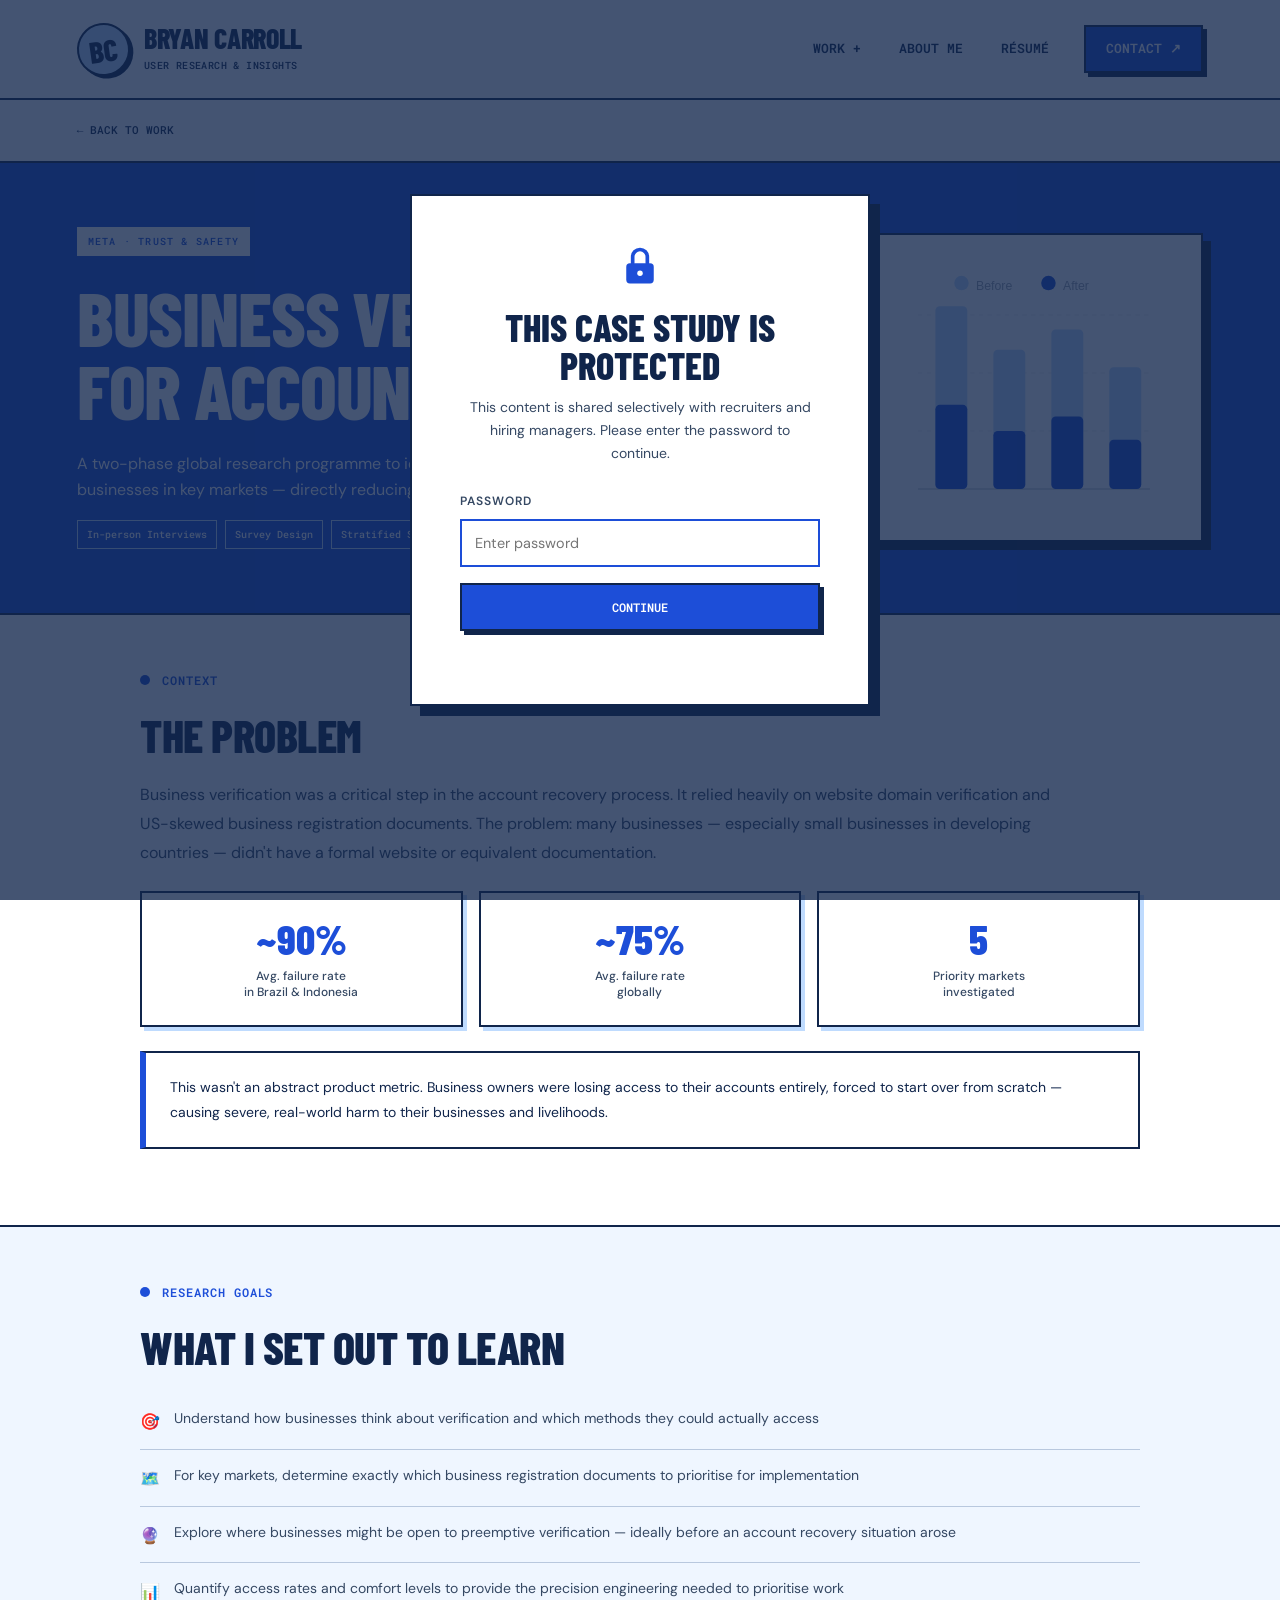
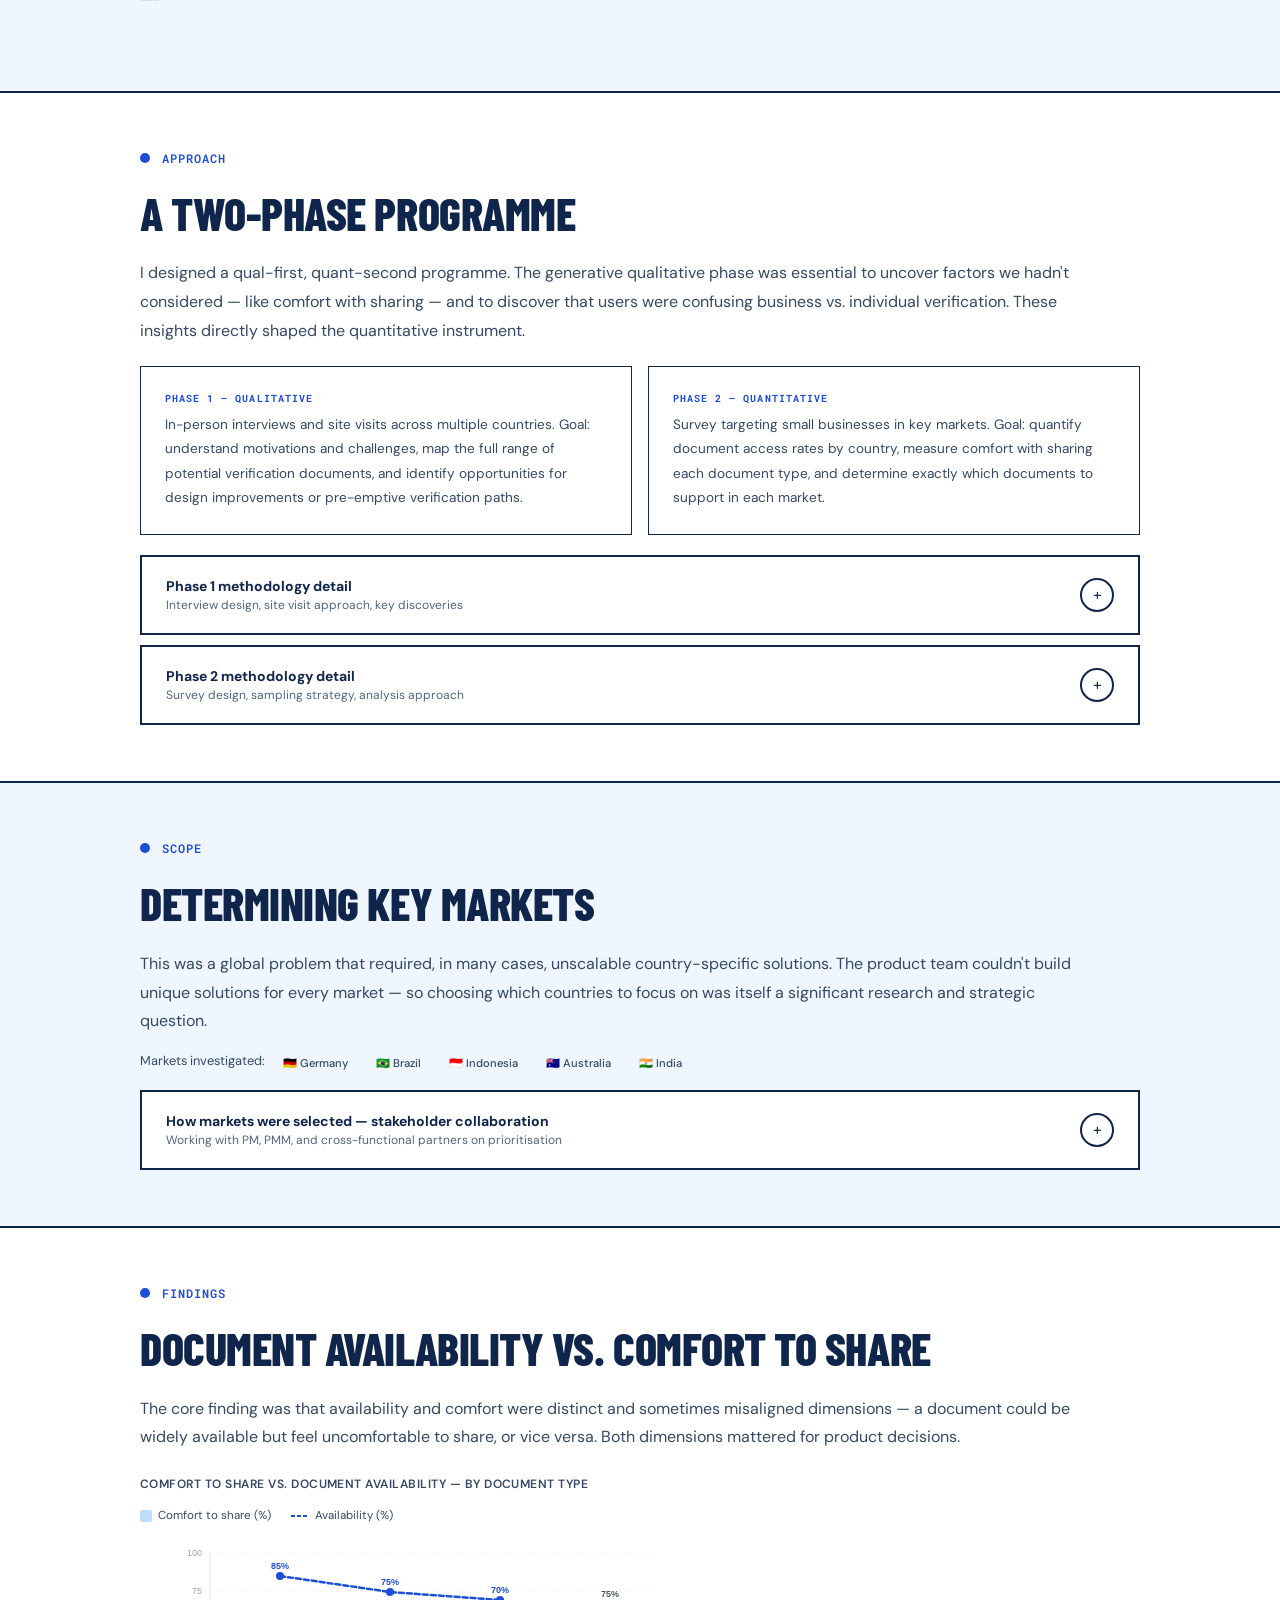
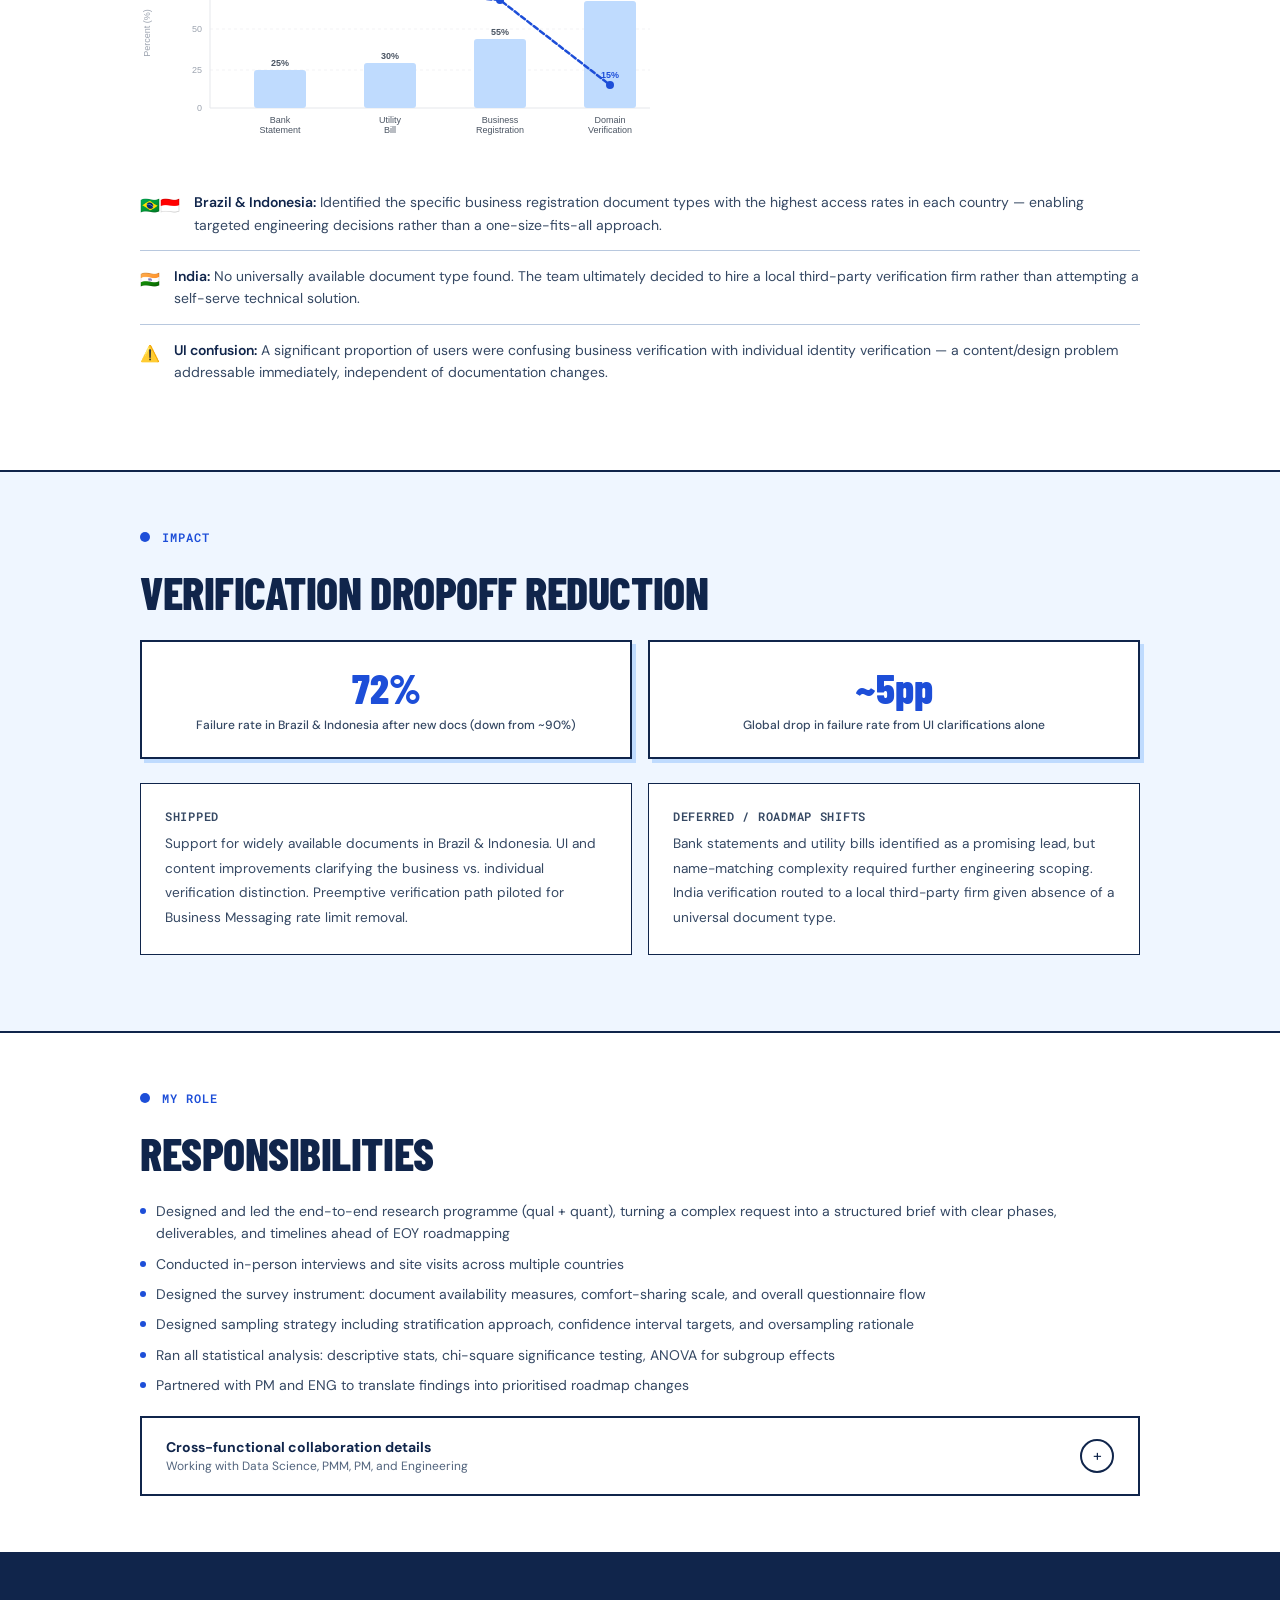
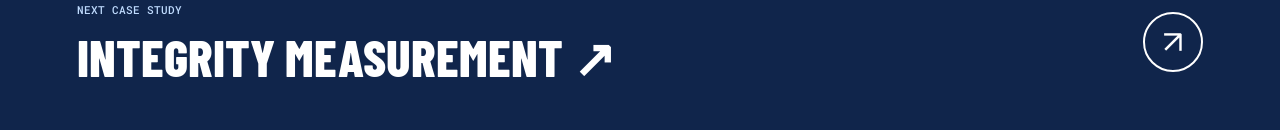
<file: case-study-1.html>
<!DOCTYPE html>
<html lang="en">
<head>
  <meta charset="UTF-8" />
  <meta name="viewport" content="width=device-width, initial-scale=1.0" />
  <title>Business Verification — Bryan Carroll</title>
  <link rel="preconnect" href="https://fonts.googleapis.com" />
  <link rel="preconnect" href="https://fonts.gstatic.com" crossorigin />
  <link href="https://fonts.googleapis.com/css2?family=Barlow+Condensed:wght@700;800;900&amp;family=DM+Sans:wght@400;500;600;700&amp;family=Roboto+Mono:wght@400;500;600&amp;display=swap" rel="stylesheet" />
  <style>
    *, *::before, *::after { box-sizing: border-box; margin: 0; padding: 0; }

    :root {
      --bg:           #FAFAFA;
      --bg-2:         #F4F4F5;
      --bg-3:         #EBEBED;
      --text-1:       #111827;
      --text-2:       #4B5563;
      --text-3:       #9CA3AF;
      --accent:       #1D4ED8;
      --accent-light: #EFF6FF;
      --accent-mid:   #BFDBFE;
      --border:       #E5E7EB;
      --nav-w:        260px;
      --serif:        'DM Serif Display', Georgia, serif;
      --sans:         'Inter', system-ui, sans-serif;
      --radius:       12px;
      --transition:   0.2s ease;
    }

    html { scroll-behavior: smooth; }

    body {
      font-family: var(--sans);
      background: var(--bg);
      color: var(--text-1);
      display: flex;
      min-height: 100vh;
    }

    /* ── SIDEBAR ─────────────────────────────────── */
    nav#sidebar {
      position: fixed; top: 0; left: 0;
      width: var(--nav-w); height: 100vh;
      background: #fff; border-right: 1px solid var(--border);
      display: flex; flex-direction: column;
      padding: 48px 32px; z-index: 100; gap: 0;
    }
    .nav-identity { margin-bottom: 48px; }
    .nav-identity .role {
      font-size: 0.75rem; font-weight: 500; letter-spacing: 0.08em;
      text-transform: uppercase; color: var(--text-3); margin-top: 6px;
    }
    .nav-section-label {
      font-size: 0.65rem; font-weight: 600; letter-spacing: 0.12em;
      text-transform: uppercase; color: var(--text-3); margin-bottom: 12px;
    }
    .nav-links { list-style: none; margin-bottom: 36px; }
    .nav-links li + li { margin-top: 2px; }
    .nav-links a {
      display: block; font-size: 0.875rem; font-weight: 400;
      color: var(--text-2); text-decoration: none;
      padding: 7px 12px; border-radius: 8px;
      transition: background var(--transition), color var(--transition);
    }
    .nav-links a:hover, .nav-links a.active { background: var(--accent-light); color: var(--accent); }
    .nav-links a.active { font-weight: 500; }
    .nav-divider { height: 1px; background: var(--border); margin-bottom: 36px; }
    .nav-footer { margin-top: auto; display: flex; flex-direction: column; gap: 12px; }
    .nav-footer a { font-size: 0.8rem; color: var(--text-3); text-decoration: none; transition: color var(--transition); }
    .nav-footer a:hover { color: var(--accent); }

    /* ── MAIN ────────────────────────────────────── */
    main { margin-left: var(--nav-w); flex: 1; max-width: 900px; padding: 80px 64px 120px; }

    /* ── TYPOGRAPHY ──────────────────────────────── */
    h2 { font-family: var(--serif); font-size: clamp(1.75rem, 3vw, 2.25rem); line-height: 1.2; color: var(--text-1); margin-bottom: 20px; }
    h3 { font-size: 1rem; font-weight: 600; color: var(--text-1); margin-bottom: 10px; }
    p { font-size: 0.9375rem; line-height: 1.75; color: var(--text-2); }
    p + p { margin-top: 14px; }
    strong { color: var(--text-1); font-weight: 600; }

    /* ── BACK LINK ───────────────────────────────── */
    .back-link {
      display: inline-flex; align-items: center; gap: 6px;
      font-size: 0.8rem; color: var(--text-3); text-decoration: none;
      margin-bottom: 32px; transition: color var(--transition);
    }
    .back-link:hover { color: var(--accent); }

    /* ── CASE HERO ───────────────────────────────── */
    .case-hero {
      background: var(--bg-2);
      border: 1px solid var(--border);
      border-radius: var(--radius);
      padding: 48px 56px;
      display: grid; grid-template-columns: 1fr 220px;
      gap: 40px; align-items: center;
      margin-bottom: 0;
    }
    .company-tag {
      display: inline-block; font-size: 0.65rem; font-weight: 700;
      letter-spacing: 0.12em; text-transform: uppercase;
      color: var(--accent); background: var(--accent-light);
      padding: 4px 10px; border-radius: 999px; margin-bottom: 16px;
    }
    .method-pills { display: flex; flex-wrap: wrap; gap: 8px; margin-top: 16px; }
    .method-pill {
      font-size: 0.75rem; font-weight: 500;
      padding: 5px 12px; border-radius: 999px;
      border: 1px solid var(--border); color: var(--text-2);
    }

    /* ── CONTENT CARD ────────────────────────────── */
    .content-card {
      background: #fff;
      border: 1px solid var(--border);
      border-top: none;
      border-radius: 0 0 var(--radius) var(--radius);
      padding: 56px;
    }

    /* ── SECTION SPACING ─────────────────────────── */
    .case-section { margin-bottom: 48px; }
    .case-section:last-child { margin-bottom: 0; }
    .section-divider { height: 1px; background: var(--border); margin: 48px 0; }

    .section-eyebrow {
      font-size: 0.65rem; font-weight: 700; letter-spacing: 0.12em;
      text-transform: uppercase; color: var(--accent); margin-bottom: 10px;
    }

    /* ── HIGHLIGHT BOX ───────────────────────────── */
    .highlight-box {
      background: var(--accent-light);
      border-left: 3px solid var(--accent);
      border-radius: 0 8px 8px 0;
      padding: 16px 20px; margin: 20px 0;
    }
    .highlight-box p { color: var(--text-1); font-size: 0.875rem; }

    /* ── STAT ROW ────────────────────────────────── */
    .stat-row { display: grid; grid-template-columns: repeat(auto-fit, minmax(140px, 1fr)); gap: 16px; margin: 24px 0; }
    .stat-box { background: var(--bg-2); border-radius: 10px; padding: 20px; text-align: center; }
    .stat-number { font-family: var(--serif); font-size: 2rem; color: var(--text-1); line-height: 1; margin-bottom: 6px; }
    .stat-label { font-size: 0.75rem; color: var(--text-3); font-weight: 500; line-height: 1.3; }

    /* ── PHASE GRID ──────────────────────────────── */
    .phase-grid { display: grid; grid-template-columns: 1fr 1fr; gap: 16px; margin: 20px 0; }
    .phase-box { background: var(--bg-2); border-radius: 10px; padding: 20px 24px; }
    .phase-label { font-size: 0.65rem; font-weight: 700; letter-spacing: 0.1em; text-transform: uppercase; color: var(--accent); margin-bottom: 8px; }
    .phase-box p { font-size: 0.85rem; }

    /* ── FINDINGS LIST ───────────────────────────── */
    .findings-list { list-style: none; margin: 16px 0; }
    .findings-list li {
      padding: 14px 0; border-bottom: 1px solid var(--border);
      display: flex; gap: 14px; font-size: 0.875rem; color: var(--text-2); line-height: 1.6;
    }
    .findings-list li:last-child { border-bottom: none; }
    .find-icon { font-size: 1rem; flex-shrink: 0; margin-top: 2px; }

    /* ── OUTCOME GRID ────────────────────────────── */
    .outcome-grid { display: grid; grid-template-columns: 1fr 1fr; gap: 16px; margin: 20px 0; }
    .outcome-box { border: 1px solid var(--border); border-radius: 10px; padding: 20px 24px; }
    .outcome-title { font-size: 0.75rem; font-weight: 600; letter-spacing: 0.06em; text-transform: uppercase; color: var(--text-2); margin-bottom: 8px; }
    .outcome-box p { font-size: 0.85rem; }

    /* ── ROLE LIST ───────────────────────────────── */
    .role-list { margin: 16px 0; display: flex; flex-direction: column; gap: 8px; }
    .role-item { display: flex; gap: 10px; align-items: flex-start; font-size: 0.875rem; color: var(--text-2); line-height: 1.6; }
    .role-dot { width: 6px; height: 6px; border-radius: 50%; background: var(--accent); flex-shrink: 0; margin-top: 8px; }

    /* ── ACCORDION ───────────────────────────────── */
    .accordion { border: 1px solid var(--border); border-radius: 10px; margin-top: 16px; overflow: hidden; }
    .accordion + .accordion { margin-top: 10px; }

    .accordion-trigger {
      width: 100%; display: flex; align-items: center; justify-content: space-between;
      gap: 16px; padding: 16px 20px; background: var(--bg-2);
      border: none; cursor: pointer; text-align: left;
      transition: background var(--transition);
    }
    .accordion-trigger:hover { background: var(--bg-3); }
    .accordion-trigger[aria-expanded="true"] { background: var(--accent-light); }

    .accordion-label {
      font-size: 0.825rem; font-weight: 500; color: var(--text-1);
    }
    .accordion-sublabel {
      font-size: 0.75rem; color: var(--text-3); margin-top: 2px;
    }
    .accordion-text { flex: 1; }

    .accordion-icon {
      width: 26px; height: 26px; border-radius: 50%;
      border: 1.5px solid var(--border); background: #fff;
      display: flex; align-items: center; justify-content: center;
      font-size: 1rem; line-height: 1; flex-shrink: 0; color: var(--text-2);
      transition: transform 0.25s ease, background var(--transition), border-color var(--transition), color var(--transition);
    }
    .accordion-trigger[aria-expanded="true"] .accordion-icon {
      transform: rotate(45deg);
      background: var(--accent-light); border-color: var(--accent); color: var(--accent);
    }

    .accordion-body {
      max-height: 0; overflow: hidden;
      transition: max-height 0.35s ease;
    }
    .accordion-body-inner { padding: 24px 20px; border-top: 1px solid var(--border); }
    .accordion-body-inner p { font-size: 0.875rem; }
    .accordion-body-inner p + p { margin-top: 12px; }

    /* ── CHART: DROPOFF COMPARISON ───────────────── */
    .chart-wrap { margin: 24px 0; }
    .chart-title { font-size: 0.75rem; font-weight: 600; color: var(--text-2); margin-bottom: 16px; letter-spacing: 0.04em; text-transform: uppercase; }

    .bar-chart { display: flex; flex-direction: column; gap: 12px; }
    .bar-row { display: grid; grid-template-columns: 130px 1fr 50px; align-items: center; gap: 12px; }
    .bar-label { font-size: 0.775rem; color: var(--text-2); text-align: right; white-space: nowrap; }
    .bar-track { height: 28px; background: var(--bg-2); border-radius: 4px; position: relative; overflow: hidden; }
    .bar-fill {
      position: absolute; top: 0; left: 0; height: 100%; border-radius: 4px;
      display: flex; align-items: center; padding-left: 10px;
      font-size: 0.7rem; font-weight: 600; color: #fff;
      transition: width 0.8s ease;
    }
    .bar-fill.light { color: var(--text-2); padding-left: 0; left: calc(var(--w) + 6px); }
    .bar-before { background: var(--accent-mid); }
    .bar-after  { background: var(--accent); }
    .bar-pct { font-size: 0.775rem; font-weight: 600; color: var(--text-1); }

    /* ── CHART: DOCUMENT MATRIX ──────────────────── */
    .doc-matrix-wrap { margin: 24px 0; }
    .doc-matrix-grid {
      display: grid; grid-template-columns: 1fr 1fr;
      gap: 1px; background: var(--border);
      border: 1px solid var(--border); border-radius: 10px; overflow: hidden;
    }
    .doc-quadrant {
      background: #fff; padding: 20px 24px; position: relative;
    }
    .doc-quadrant.shaded { background: var(--bg-2); }
    .quadrant-label {
      font-size: 0.65rem; font-weight: 700; letter-spacing: 0.1em; text-transform: uppercase;
      color: var(--text-3); margin-bottom: 12px;
    }
    .doc-chip {
      display: inline-flex; align-items: center; gap: 6px;
      background: #fff; border: 1px solid var(--border);
      border-radius: 999px; padding: 4px 10px 4px 8px;
      font-size: 0.75rem; color: var(--text-2); margin: 3px 2px;
    }
    .doc-chip.highlight { border-color: var(--accent-mid); background: var(--accent-light); color: var(--accent); }
    .doc-chip .dot { width: 6px; height: 6px; border-radius: 50%; flex-shrink: 0; }
    .axis-labels {
      display: grid; grid-template-columns: 1fr 1fr;
      gap: 1px; margin-top: 8px;
    }
    .axis-label {
      text-align: center; font-size: 0.65rem; color: var(--text-3);
      font-weight: 600; letter-spacing: 0.08em; text-transform: uppercase;
      padding: 6px 0;
    }
    .y-axis-label {
      writing-mode: vertical-rl; transform: rotate(180deg);
      font-size: 0.65rem; color: var(--text-3);
      font-weight: 600; letter-spacing: 0.08em; text-transform: uppercase;
      align-self: center; padding: 0 8px;
    }
    .matrix-outer { display: flex; gap: 0; align-items: stretch; }
    .matrix-inner { flex: 1; }

    /* ── SAMPLING DETAIL TABLE ───────────────────── */
    .detail-table { width: 100%; border-collapse: collapse; font-size: 0.825rem; margin-top: 12px; }
    .detail-table th { text-align: left; font-size: 0.65rem; font-weight: 700; letter-spacing: 0.1em; text-transform: uppercase; color: var(--text-3); padding: 8px 12px; border-bottom: 1px solid var(--border); }
    .detail-table td { padding: 10px 12px; border-bottom: 1px solid var(--border); color: var(--text-2); vertical-align: top; line-height: 1.5; }
    .detail-table tr:last-child td { border-bottom: none; }
    .detail-table td:first-child { font-weight: 500; color: var(--text-1); white-space: nowrap; }

    /* ── INLINE TAGS ─────────────────────────────── */
    .inline-tag {
      display: inline-block; font-size: 0.7rem; font-weight: 500;
      padding: 2px 8px; border-radius: 999px;
      background: var(--bg-2); color: var(--text-2);
      margin: 2px;
    }

    /* ── ANALYSIS NOTE ───────────────────────────── */
    .analysis-note {
      background: var(--bg-2); border-radius: 8px; padding: 14px 16px; margin-top: 14px;
    }
    .analysis-note p { font-size: 0.825rem; }

    /* ── REFLECTION BOX ──────────────────────────── */
    .reflection-box {
      border: 1px solid var(--border); border-radius: 10px; padding: 28px 32px;
    }
    .reflection-item { margin-bottom: 20px; padding-bottom: 20px; border-bottom: 1px solid var(--border); }
    .reflection-item:last-child { margin-bottom: 0; padding-bottom: 0; border-bottom: none; }
    .reflection-label { font-size: 0.75rem; font-weight: 600; letter-spacing: 0.06em; text-transform: uppercase; color: var(--text-3); margin-bottom: 6px; }
    .reflection-item p { font-size: 0.875rem; }

    /* ══════════════════════════════════════════════════
       HAMBURGER BUTTON
    ══════════════════════════════════════════════════ */
    .mobile-topbar {
      display: none;
      position: fixed; top: 0; left: 0; right: 0; z-index: 300;
      height: 56px;
      background: #fff; border-bottom: 1px solid var(--border);
      align-items: center; gap: 12px;
      padding: 0 16px;
    }
    .mobile-topbar-name {
      font-family: var(--serif);
      font-size: 1rem;
      color: var(--text-1);
    }

    .hamburger {
      display: flex;
      flex-direction: column; justify-content: center; align-items: center; gap: 5px;
      width: 36px; height: 36px; flex-shrink: 0;
      background: var(--bg-2); border: 1px solid var(--border);
      border-radius: 8px; cursor: pointer; padding: 0;
    }
    .hamburger span {
      display: block; width: 18px; height: 2px;
      background: var(--text-1); border-radius: 2px;
      transition: transform 0.25s ease, opacity 0.2s ease;
    }
    .hamburger.open span:nth-child(1) { transform: translateY(7px) rotate(45deg); }
    .hamburger.open span:nth-child(2) { opacity: 0; transform: scaleX(0); }
    .hamburger.open span:nth-child(3) { transform: translateY(-7px) rotate(-45deg); }

    .nav-backdrop {
      display: none; position: fixed; inset: 0;
      background: rgba(0,0,0,0.25); z-index: 150;
      opacity: 0; transition: opacity 0.3s ease; pointer-events: none;
    }
    .nav-backdrop.visible { opacity: 1; pointer-events: all; }

    /* ══════════════════════════════════════════════════
       RESPONSIVE — SHARED (≤768px)
    ══════════════════════════════════════════════════ */
    @media (max-width: 768px) {
      .mobile-topbar { display: flex; }
      .nav-backdrop { display: block; }

      nav#sidebar {
        transform: translateX(-100%);
        transition: transform 0.3s ease;
        z-index: 200;
      }
      nav#sidebar.open {
        transform: translateX(0);
        box-shadow: 4px 0 32px rgba(0,0,0,0.15);
      }

      main {
        margin-left: 0 !important;
        padding: 80px 20px 80px;
        max-width: 100%;
      }

      h2 { font-size: clamp(1.4rem, 6vw, 2rem); }
      p  { font-size: 0.9rem; }
    }

    /* ══════════════════════════════════════════════════
       RESPONSIVE — CASE STUDY SPECIFIC (≤768px)
    ══════════════════════════════════════════════════ */
    @media (max-width: 768px) {
      /* hero: single column, hide SVG illustration */
      .case-hero {
        grid-template-columns: 1fr;
        padding: 32px 28px;
        gap: 0;
      }
      .case-hero > svg,
      .case-hero > div:last-child { display: none; }
      .method-pills { gap: 6px; }
      .method-pill { font-size: 0.7rem; padding: 4px 10px; }

      /* content card */
      .content-card { padding: 32px 20px; }

      /* phase grid: single column */
      .phase-grid { grid-template-columns: 1fr; }

      /* factor columns: single column */
      .factor-columns { grid-template-columns: 1fr; }

      /* stat row: 2 columns max, or 1 if very small */
      .stat-row { grid-template-columns: repeat(auto-fit, minmax(120px, 1fr)); }
      .stat-number { font-size: 1.6rem; }

      /* rsq rows */
      .rsq-row { grid-template-columns: 110px 1fr 44px; gap: 8px; }
      .rsq-label { font-size: 0.72rem; }

      /* accordion */
      .accordion-trigger { padding: 14px 16px; }

      /* back link */
      .back-link { margin-bottom: 20px; }

      /* doc matrix chart */
      .doc-matrix-wrap svg { max-width: 100% !important; }

      /* engagement / combo charts */
      .engagement-chart svg,
      .doc-matrix-wrap svg { overflow: visible; }

      /* detail table: allow horizontal scroll */
      .accordion-body-inner { overflow-x: auto; }
      .detail-table { min-width: 480px; }
    }

    /* ── PASSWORD GATE ───────────────────────────────── */
    #pw-gate {
      position: fixed;
      inset: 0;
      background: rgba(0,0,0,0.45);
      z-index: 9999;
      display: flex;
      align-items: center;
      justify-content: center;
    }
    #pw-gate .gate-card {
      background: #fff;
      border: 1px solid var(--border);
      border-radius: var(--radius);
      padding: 48px 40px;
      width: 100%;
      max-width: 400px;
      text-align: center;
      box-shadow: 0 8px 40px rgba(0,0,0,0.14);
    }
    .gate-lock-icon {
      display: flex;
      justify-content: center;
      margin-bottom: 20px;
    }
    .gate-title {
      font-family: var(--serif);
      font-size: 1.4rem;
      color: var(--text-1);
      margin-bottom: 12px;
    }
    .gate-body-text {
      font-size: 0.875rem;
      color: var(--text-2);
      line-height: 1.65;
      margin-bottom: 28px;
    }
    #pw-gate label {
      display: block;
      font-size: 0.75rem;
      font-weight: 600;
      letter-spacing: 0.08em;
      text-transform: uppercase;
      color: var(--text-2);
      margin-bottom: 10px;
      text-align: left;
    }
    #pw-gate input[type="password"] {
      width: 100%;
      padding: 10px 14px;
      border: 1px solid var(--border);
      border-radius: 8px;
      font-family: var(--sans);
      font-size: 0.9rem;
      color: var(--text-1);
      background: var(--bg);
      outline: none;
      transition: border-color var(--transition);
      margin-bottom: 16px;
    }
    #pw-gate input[type="password"]:focus {
      border-color: var(--accent);
    }
    #pw-gate button {
      width: 100%;
      padding: 11px;
      background: var(--accent);
      color: #fff;
      border: none;
      border-radius: 8px;
      font-family: var(--sans);
      font-size: 0.875rem;
      font-weight: 500;
      cursor: pointer;
      transition: opacity var(--transition);
    }
    #pw-gate button:hover { opacity: 0.88; }
    #pw-gate .gate-error {
      font-size: 0.8rem;
      color: #DC2626;
      margin-top: 10px;
      min-height: 1.2em;
    }
  </style>
  <link rel="stylesheet" href="site.css" />
  <script src="site.js" defer></script>
</head>
<body class="case-page">

  <!-- Password gate -->
  <div id="pw-gate" role="dialog" aria-modal="true" aria-labelledby="pw-gate-title">
    <div class="gate-card">
      <div class="gate-lock-icon">
        <svg width="44" height="44" viewBox="0 0 24 24" fill="none" xmlns="http://www.w3.org/2000/svg" aria-hidden="true">
          <rect x="4.5" y="10.5" width="15" height="11" rx="2" fill="#1D4ED8"/>
          <path d="M8 10.5V7a4 4 0 0 1 8 0v3.5" stroke="#1D4ED8" stroke-width="2" stroke-linecap="round"/>
          <circle cx="12" cy="16" r="1.5" fill="#fff"/>
        </svg>
      </div>
      <div class="gate-title" id="pw-gate-title">This case study is protected</div>
      <div class="gate-body-text">This content is shared selectively with recruiters and hiring managers. Please enter the password to continue.</div>
      <label for="pw-input">Password</label>
      <input type="password" id="pw-input" placeholder="Enter password" autocomplete="current-password" />
      <button id="pw-submit">Continue</button>
      <div class="gate-error" id="pw-error"></div>
    </div>
  </div>

  <!-- Mobile top bar -->
  <a class="skip-link" href="#main-content">Skip to content</a>
  <header class="site-header">
    <a class="site-brand" href="index.html" aria-label="Bryan Carroll, home">
      <span class="brand-mark" aria-hidden="true">BC</span>
      <span><span class="brand-name">Bryan Carroll</span><span class="brand-role">User Research &amp; Insights</span></span>
    </a>
    <nav class="desktop-nav" aria-label="Main navigation">
      <details class="work-menu">
        <summary>Work</summary>
        <ul class="work-dropdown">
          <li><a href="index.html#work">All case studies</a></li>
          <li><a href="case-study-1.html" aria-current="page">Business Verification</a></li>
          <li><a href="case-study-2.html">Integrity Measurement</a></li>
          <li><a href="case-study-3.html">NetzDG Reporting</a></li>
          <li><a href="case-study-4.html">Developer ROI</a></li>
          <li><a href="case-study-5.html">Developer Funnel</a></li>
        </ul>
      </details>
      <a href="index.html#about">About me</a>
      <a href="index.html#resume">Résumé</a>
      <a class="nav-contact" href="index.html#contact">Contact ↗</a>
    </nav>
    <button class="hamburger" aria-label="Open navigation" aria-expanded="false" aria-controls="sidebar">
      <span></span><span></span><span></span>
    </button>
  </header>
  <div class="nav-backdrop" aria-hidden="true"></div>


  <nav id="sidebar" aria-label="Mobile navigation" inert>
    <div class="nav-identity">
      <a href="index.html" style="font-family:var(--serif);font-size:1.25rem;color:var(--text-1);text-decoration:none;line-height:1.2;display:block;">Bryan Carroll</a>
      <div class="role">User Research & Insights</div>
    </div>
    <div class="nav-section-label">Work</div>
    <ul class="nav-links">
      <li><a href="index.html#work">All case studies</a></li>
      <li><a href="case-study-1.html" class="active">Business Verification</a></li>
      <li><a href="case-study-2.html">Integrity Measurement</a></li>
      <li><a href="case-study-3.html">NetzDG Reporting</a></li>
      <li><a href="case-study-4.html">Developer ROI</a></li>
      <li><a href="case-study-5.html">Developer Funnel</a></li>
    </ul>
    <div class="nav-divider"></div>
    <div class="nav-section-label">About</div>
    <ul class="nav-links">
      <li><a href="index.html#about">About me</a></li>
      <li><a href="index.html#resume">Résumé</a></li>
      <li><a href="index.html#contact">Contact</a></li>
    </ul>
    <div class="nav-footer">
      <a href="mailto:bryan@carroll-parker.me">bryan@carroll-parker.me</a>
    </div>
  </nav>

  <main id="main-content" tabindex="-1">
    <a class="back-link" href="index.html">← Back to work</a>

    <!-- HERO -->
    <div class="case-hero">
      <div>
        <span class="company-tag">Meta · Trust &amp; Safety</span>
        <h1>Business Verification<br>for Account Recovery</h1>
        <p style="font-size:0.9rem;color:var(--text-2);line-height:1.65;max-width:420px">A two-phase global research programme to identify the right verification documents for small businesses in key markets — directly reducing account recovery failure rates.</p>
        <div class="method-pills">
          <span class="method-pill">In-person Interviews</span>
          <span class="method-pill">Survey Design</span>
          <span class="method-pill">Stratified Sampling</span>
          <span class="method-pill">Chi-square</span>
          <span class="method-pill">ANOVA</span>
          <span class="method-pill">Global Research</span>
        </div>
      </div>
      <svg viewBox="0 0 200 180" fill="none" xmlns="http://www.w3.org/2000/svg" aria-hidden="true">
        <line x1="20" y1="160" x2="180" y2="160" stroke="#D1D5DB" stroke-width="1"/>
        <line x1="20" y1="120" x2="180" y2="120" stroke="#E5E7EB" stroke-width="0.5" stroke-dasharray="3 3"/>
        <line x1="20" y1="80"  x2="180" y2="80"  stroke="#E5E7EB" stroke-width="0.5" stroke-dasharray="3 3"/>
        <line x1="20" y1="40"  x2="180" y2="40"  stroke="#E5E7EB" stroke-width="0.5" stroke-dasharray="3 3"/>
        <rect x="32"  y="34" width="22" height="126" rx="3" fill="#BFDBFE"/>
        <rect x="72"  y="64" width="22" height="96"  rx="3" fill="#BFDBFE"/>
        <rect x="112" y="50" width="22" height="110" rx="3" fill="#BFDBFE"/>
        <rect x="152" y="76" width="22" height="84"  rx="3" fill="#BFDBFE"/>
        <rect x="32"  y="102" width="22" height="58" rx="3" fill="#1D4ED8"/>
        <rect x="72"  y="120" width="22" height="40" rx="3" fill="#1D4ED8"/>
        <rect x="112" y="110" width="22" height="50" rx="3" fill="#1D4ED8"/>
        <rect x="152" y="126" width="22" height="34" rx="3" fill="#1D4ED8"/>
        <circle cx="50"  cy="18" r="5" fill="#BFDBFE"/>
        <text x="60" y="23" font-size="8.5" fill="#9CA3AF" font-family="Inter,sans-serif">Before</text>
        <circle cx="110" cy="18" r="5" fill="#1D4ED8"/>
        <text x="120" y="23" font-size="8.5" fill="#9CA3AF" font-family="Inter,sans-serif">After</text>
      </svg>
    </div>

    <div class="content-card">

      <!-- BUSINESS CONTEXT -->
      <div class="case-section">
        <div class="section-eyebrow">Context</div>
        <h3>The Problem</h3>
        <p>Business verification was a critical step in the account recovery process. It relied heavily on website domain verification and US-skewed business registration documents. The problem: many businesses — especially small businesses in developing countries — didn't have a formal website or equivalent documentation.</p>

        <div class="stat-row">
          <div class="stat-box">
            <div class="stat-number">~90%</div>
            <div class="stat-label">Avg. failure rate<br>in Brazil &amp; Indonesia</div>
          </div>
          <div class="stat-box">
            <div class="stat-number">~75%</div>
            <div class="stat-label">Avg. failure rate<br>globally</div>
          </div>
          <div class="stat-box">
            <div class="stat-number">5</div>
            <div class="stat-label">Priority markets<br>investigated</div>
          </div>
        </div>

        <div class="highlight-box">
          <p>This wasn't an abstract product metric. Business owners were losing access to their accounts entirely, forced to start over from scratch — causing severe, real-world harm to their businesses and livelihoods.</p>
        </div>
      </div>

      <div class="section-divider"></div>

      <!-- GOALS -->
      <div class="case-section section-tint">
        <div class="section-eyebrow">Research Goals</div>
        <h3>What I Set Out to Learn</h3>
        <ul class="findings-list">
          <li><span class="find-icon">🎯</span><span>Understand how businesses think about verification and which methods they could actually access</span></li>
          <li><span class="find-icon">🗺️</span><span>For key markets, determine exactly which business registration documents to prioritise for implementation</span></li>
          <li><span class="find-icon">🔮</span><span>Explore where businesses might be open to preemptive verification — ideally before an account recovery situation arose</span></li>
          <li><span class="find-icon">📊</span><span>Quantify access rates and comfort levels to provide the precision engineering needed to prioritise work</span></li>
        </ul>
      </div>

      <div class="section-divider"></div>

      <!-- APPROACH -->
      <div class="case-section">
        <div class="section-eyebrow">Approach</div>
        <h3>A Two-Phase Programme</h3>
        <p>I designed a qual-first, quant-second programme. The generative qualitative phase was essential to uncover factors we hadn't considered — like comfort with sharing — and to discover that users were confusing business vs. individual verification. These insights directly shaped the quantitative instrument.</p>

        <div class="phase-grid">
          <div class="phase-box">
            <div class="phase-label">Phase 1 — Qualitative</div>
            <p>In-person interviews and site visits across multiple countries. Goal: understand motivations and challenges, map the full range of potential verification documents, and identify opportunities for design improvements or pre-emptive verification paths.</p>
          </div>
          <div class="phase-box">
            <div class="phase-label">Phase 2 — Quantitative</div>
            <p>Survey targeting small businesses in key markets. Goal: quantify document access rates by country, measure comfort with sharing each document type, and determine exactly which documents to support in each market.</p>
          </div>
        </div>

        <!-- ACCORDION: Qual methodology detail -->
        <div class="accordion">
          <button class="accordion-trigger" aria-expanded="false">
            <div class="accordion-text">
              <div class="accordion-label">Phase 1 methodology detail</div>
              <div class="accordion-sublabel">Interview design, site visit approach, key discoveries</div>
            </div>
            <div class="accordion-icon">+</div>
          </button>
          <div class="accordion-body">
            <div class="accordion-body-inner">
              <p>I identified and recruited small business owners across each target market for in-depth in-person interviews and site visits. The site visits were particularly valuable — observing the physical context of how businesses operated gave important colour to self-reported responses about documentation access.</p>
              <p style="margin-top:12px">During interviews, I specifically explored: what documentation businesses typically held, their mental model of "business verification" vs. "personal verification", their experience with the existing recovery flow, and their openness to verifying proactively at moments of value (e.g. opening a Shop, getting rate limits lifted on Business Messaging).</p>
              <p style="margin-top:12px"><strong>Key qual discovery:</strong> A significant proportion of users were confusing business verification with individual identity verification. This was a UI/content problem that could be addressed immediately, independent of documentation changes. This finding was escalated and acted on while the quant work was still in field.</p>
              <p style="margin-top:12px"><strong>Document range mapped:</strong> Domain verification, bank statements, utility bills, business registration certificates, tax registration documents, trade licences — with meaningful variation by country in what was commonly held and what businesses were willing to share.</p>
            </div>
          </div>
        </div>

        <!-- ACCORDION: Quant methodology detail -->
        <div class="accordion">
          <button class="accordion-trigger" aria-expanded="false">
            <div class="accordion-text">
              <div class="accordion-label">Phase 2 methodology detail</div>
              <div class="accordion-sublabel">Survey design, sampling strategy, analysis approach</div>
            </div>
            <div class="accordion-icon">+</div>
          </button>
          <div class="accordion-body">
            <div class="accordion-body-inner">
              <table class="detail-table">
                <thead>
                  <tr>
                    <th>Decision</th>
                    <th>Approach &amp; Rationale</th>
                  </tr>
                </thead>
                <tbody>
                  <tr>
                    <td>Document availability measure</td>
                    <td>Simple binary yes/no availability question per document type. Chose binary to reduce survey fatigue — the intent was to show proportion available, not nuanced gradations.</td>
                  </tr>
                  <tr>
                    <td>Comfort-sharing measure</td>
                    <td>Continuous 5-point bi-polar scale, to capture the full spectrum from discomfort to comfort. Bi-polar rather than unipolar because discomfort was a meaningful signal in its own right.</td>
                  </tr>
                  <tr>
                    <td>Sampling design</td>
                    <td>Stratified sample using a market research report to define population targets. Used product data to identify which subgroups to oversample. <strong>Oversampled very small businesses in Brazil &amp; Indonesia</strong> — our platform under-represented this group vs. market data.</td>
                  </tr>
                  <tr>
                    <td>DS partnership on data pull</td>
                    <td>Iterated with Data Science on product variables to accurately match the product's view of business accounts to market reality. Multiple threshold/variable iterations before finalising the frame.</td>
                  </tr>
                  <tr>
                    <td>Margin of error</td>
                    <td>5% MoE chosen given the product decision did not require extreme precision — differences in document access rates needed to be large enough to justify implementation priority.</td>
                  </tr>
                  <tr>
                    <td>Fielding timing</td>
                    <td>2 weeks in field, aligned to typical product usage behaviour (most small businesses in these markets fell into the L10 active-user group).</td>
                  </tr>
                  <tr>
                    <td>Indonesia resampling</td>
                    <td>Upon reviewing sample composition for representativeness, Indonesia required an additional +1 week of fielding to achieve sufficient coverage of the smallest business segment.</td>
                  </tr>
                </tbody>
              </table>
              <div class="analysis-note" style="margin-top:16px">
                <p><strong>Analysis approach:</strong> For availability (binary), ran descriptive statistics and chi-square tests for statistical significance across country/segment comparisons. For comfort sharing (continuous), reported means by document type and used t-tests to compare means across document types. Ran ANOVA to test whether business size, country, or other factors predicted willingness to share — found no significant patterns, which simplified the final recommendations.</p>
              </div>
              <div class="analysis-note" style="margin-top:10px">
                <p><strong>On sample size:</strong> Sample sizes were kept relatively small intentionally — we only needed to detect large effect sizes. Differences in document availability needed to be large enough to justify prioritising one document type over another. Detecting small differences would not have changed the product decision.</p>
              </div>
            </div>
          </div>
        </div>
      </div>

      <div class="section-divider"></div>

      <!-- KEY MARKETS -->
      <div class="case-section section-tint">
        <div class="section-eyebrow">Scope</div>
        <h3>Determining Key Markets</h3>
        <p>This was a global problem that required, in many cases, unscalable country-specific solutions. The product team couldn't build unique solutions for every market — so choosing which countries to focus on was itself a significant research and strategic question.</p>

        <div style="margin-top:16px;display:flex;flex-wrap:wrap;gap:8px">
          <span style="font-size:0.8rem;color:var(--text-2)">Markets investigated:</span>
          <span class="inline-tag">🇩🇪 Germany</span>
          <span class="inline-tag">🇧🇷 Brazil</span>
          <span class="inline-tag">🇮🇩 Indonesia</span>
          <span class="inline-tag">🇦🇺 Australia</span>
          <span class="inline-tag">🇮🇳 India</span>
        </div>

        <!-- ACCORDION: Stakeholder collaboration detail -->
        <div class="accordion" style="margin-top:16px">
          <button class="accordion-trigger" aria-expanded="false">
            <div class="accordion-text">
              <div class="accordion-label">How markets were selected — stakeholder collaboration</div>
              <div class="accordion-sublabel">Working with PM, PMM, and cross-functional partners on prioritisation</div>
            </div>
            <div class="accordion-icon">+</div>
          </button>
          <div class="accordion-body">
            <div class="accordion-body-inner">
              <p>I began by generating a list of high-priority-need countries based on analysis of verification drop-off rates and compromise rates in product data — the places where failure was most frequent and most painful for users.</p>
              <p style="margin-top:12px">I then brought this user-need framing into a collaborative session with PMM and PM to layer in business context. A major factor at the time was the upcoming launch of Meta Verified — which created commercial urgency around certain markets that overlapped (but didn't perfectly align) with user need.</p>
              <p style="margin-top:12px"><strong>Where I pushed back:</strong> Brazil and Indonesia ranked very high on user pain — but neither was included in the initial first wave of Meta Verified launch countries. I successfully advocated for their inclusion in the research scope, making the case that failing to address these markets would leave the highest-severity user harm unaddressed, and that the research investment was warranted given the scale of drop-off there.</p>
              <p style="margin-top:12px">This cross-functional framing — user need × business priority — became the shared language that the broader team used when making tradeoff decisions throughout the project.</p>
            </div>
          </div>
        </div>
      </div>

      <div class="section-divider"></div>

      <!-- KEY FINDINGS -->
      <div class="case-section">
        <div class="section-eyebrow">Findings</div>
        <h3>Document Availability vs. Comfort to Share</h3>
        <p>The core finding was that availability and comfort were distinct and sometimes misaligned dimensions — a document could be widely available but feel uncomfortable to share, or vice versa. Both dimensions mattered for product decisions.</p>

        <!-- COMBO BAR + LINE CHART -->
        <div class="doc-matrix-wrap">
          <div class="chart-title">Comfort to share vs. document availability — by document type</div>
          <div style="display:flex;gap:20px;margin-bottom:10px;align-items:center">
            <span style="display:flex;align-items:center;gap:6px;font-size:0.72rem;color:var(--text-2)"><span style="width:12px;height:12px;border-radius:2px;background:var(--accent-mid);display:inline-block"></span>Comfort to share (%)</span>
            <span style="display:flex;align-items:center;gap:6px;font-size:0.72rem;color:var(--text-2)"><svg width="18" height="4"><line x1="0" y1="2" x2="18" y2="2" stroke="#1D4ED8" stroke-width="2" stroke-dasharray="4 2"/></svg>Availability (%)</span>
          </div>
          <svg viewBox="0 0 520 220" xmlns="http://www.w3.org/2000/svg" style="width:100%;max-width:520px;display:block" aria-label="Bar and line chart: comfort to share vs availability by document type">
            <!-- grid lines -->
            <line x1="70" y1="20" x2="70" y2="175" stroke="#E5E7EB" stroke-width="1"/>
            <line x1="70" y1="175" x2="510" y2="175" stroke="#E5E7EB" stroke-width="1"/>
            <line x1="70" y1="20"  x2="510" y2="20"  stroke="#E5E7EB" stroke-width="0.5" stroke-dasharray="3 3"/>
            <line x1="70" y1="58"  x2="510" y2="58"  stroke="#E5E7EB" stroke-width="0.5" stroke-dasharray="3 3"/>
            <line x1="70" y1="96"  x2="510" y2="96"  stroke="#E5E7EB" stroke-width="0.5" stroke-dasharray="3 3"/>
            <line x1="70" y1="137" x2="510" y2="137" stroke="#E5E7EB" stroke-width="0.5" stroke-dasharray="3 3"/>
            <!-- y-axis labels (0,25,50,75,100) -->
            <text x="62" y="178" text-anchor="end" font-size="9" fill="#9CA3AF" font-family="Inter,sans-serif">0</text>
            <text x="62" y="140" text-anchor="end" font-size="9" fill="#9CA3AF" font-family="Inter,sans-serif">25</text>
            <text x="62" y="99"  text-anchor="end" font-size="9" fill="#9CA3AF" font-family="Inter,sans-serif">50</text>
            <text x="62" y="61"  text-anchor="end" font-size="9" fill="#9CA3AF" font-family="Inter,sans-serif">75</text>
            <text x="62" y="23"  text-anchor="end" font-size="9" fill="#9CA3AF" font-family="Inter,sans-serif">100</text>
            <!-- % label on y axis -->
            <text x="10" y="100" text-anchor="middle" font-size="9" fill="#9CA3AF" font-family="Inter,sans-serif" transform="rotate(-90,10,100)">Percent (%)</text>

            <!-- Bar group spacing: 4 groups, center at x=140,250,360,470; bar width=52 -->
            <!-- Group 1: Bank Statement — comfort 25%, availability 85% -->
            <rect x="114" y="137" width="52" height="38" rx="3" fill="#BFDBFE"/>
            <text x="140" y="133" text-anchor="middle" font-size="9" font-weight="600" fill="#4B5563" font-family="Inter,sans-serif">25%</text>

            <!-- Group 2: Utility Bill — comfort 30%, availability 75% -->
            <rect x="224" y="130" width="52" height="45" rx="3" fill="#BFDBFE"/>
            <text x="250" y="126" text-anchor="middle" font-size="9" font-weight="600" fill="#4B5563" font-family="Inter,sans-serif">30%</text>

            <!-- Group 3: Business Registration — comfort 55%, availability 70% -->
            <rect x="334" y="106" width="52" height="69" rx="3" fill="#BFDBFE"/>
            <text x="360" y="102" text-anchor="middle" font-size="9" font-weight="600" fill="#4B5563" font-family="Inter,sans-serif">55%</text>

            <!-- Group 4: Domain Verification — comfort 75%, availability 15% -->
            <rect x="444" y="68" width="52" height="107" rx="3" fill="#BFDBFE"/>
            <text x="470" y="64" text-anchor="middle" font-size="9" font-weight="600" fill="#4B5563" font-family="Inter,sans-serif">75%</text>

            <!-- Availability line: 85%, 75%, 70%, 15% -->
            <!-- y = 175 - (pct/100)*155 -->
            <!-- 85% → y=43.25; 75% → y=58.75; 70% → y=66.5; 15% → y=151.75 -->
            <polyline
              points="140,43 250,59 360,67 470,152"
              fill="none" stroke="#1D4ED8" stroke-width="2.5" stroke-dasharray="5 3" stroke-linejoin="round" stroke-linecap="round"/>
            <!-- availability dots -->
            <circle cx="140" cy="43"  r="4" fill="#1D4ED8"/>
            <circle cx="250" cy="59"  r="4" fill="#1D4ED8"/>
            <circle cx="360" cy="67"  r="4" fill="#1D4ED8"/>
            <circle cx="470" cy="152" r="4" fill="#1D4ED8"/>
            <!-- availability labels -->
            <text x="140" y="36"  text-anchor="middle" font-size="9" font-weight="600" fill="#1D4ED8" font-family="Inter,sans-serif">85%</text>
            <text x="250" y="52"  text-anchor="middle" font-size="9" font-weight="600" fill="#1D4ED8" font-family="Inter,sans-serif">75%</text>
            <text x="360" y="60"  text-anchor="middle" font-size="9" font-weight="600" fill="#1D4ED8" font-family="Inter,sans-serif">70%</text>
            <text x="470" y="145" text-anchor="middle" font-size="9" font-weight="600" fill="#1D4ED8" font-family="Inter,sans-serif">15%</text>

            <!-- x-axis labels -->
            <text x="140" y="190" text-anchor="middle" font-size="9" fill="#4B5563" font-family="Inter,sans-serif">Bank</text>
            <text x="140" y="200" text-anchor="middle" font-size="9" fill="#4B5563" font-family="Inter,sans-serif">Statement</text>
            <text x="250" y="190" text-anchor="middle" font-size="9" fill="#4B5563" font-family="Inter,sans-serif">Utility</text>
            <text x="250" y="200" text-anchor="middle" font-size="9" fill="#4B5563" font-family="Inter,sans-serif">Bill</text>
            <text x="360" y="190" text-anchor="middle" font-size="9" fill="#4B5563" font-family="Inter,sans-serif">Business</text>
            <text x="360" y="200" text-anchor="middle" font-size="9" fill="#4B5563" font-family="Inter,sans-serif">Registration</text>
            <text x="470" y="190" text-anchor="middle" font-size="9" fill="#4B5563" font-family="Inter,sans-serif">Domain</text>
            <text x="470" y="200" text-anchor="middle" font-size="9" fill="#4B5563" font-family="Inter,sans-serif">Verification</text>
          </svg>
        </div>

        <ul class="findings-list" style="margin-top:16px">
          <li><span class="find-icon">🇧🇷🇮🇩</span><span><strong>Brazil &amp; Indonesia:</strong> Identified the specific business registration document types with the highest access rates in each country — enabling targeted engineering decisions rather than a one-size-fits-all approach.</span></li>
          <li><span class="find-icon">🇮🇳</span><span><strong>India:</strong> No universally available document type found. The team ultimately decided to hire a local third-party verification firm rather than attempting a self-serve technical solution.</span></li>
          <li><span class="find-icon">⚠️</span><span><strong>UI confusion:</strong> A significant proportion of users were confusing business verification with individual identity verification — a content/design problem addressable immediately, independent of documentation changes.</span></li>
        </ul>
      </div>

      <div class="section-divider"></div>

      <!-- IMPACT -->
      <div class="case-section section-tint">
        <div class="section-eyebrow">Impact</div>
        <h3>Verification Dropoff Reduction</h3>

        <div class="stat-row">
          <div class="stat-box">
            <div class="stat-number">72%</div>
            <div class="stat-label">Failure rate in Brazil &amp; Indonesia after new docs (down from ~90%)</div>
          </div>
          <div class="stat-box">
            <div class="stat-number">~5pp</div>
            <div class="stat-label">Global drop in failure rate from UI clarifications alone</div>
          </div>
        </div>

        <div class="outcome-grid">
          <div class="outcome-box">
            <div class="outcome-title">Shipped</div>
            <p>Support for widely available documents in Brazil &amp; Indonesia. UI and content improvements clarifying the business vs. individual verification distinction. Preemptive verification path piloted for Business Messaging rate limit removal.</p>
          </div>
          <div class="outcome-box">
            <div class="outcome-title">Deferred / Roadmap Shifts</div>
            <p>Bank statements and utility bills identified as a promising lead, but name-matching complexity required further engineering scoping. India verification routed to a local third-party firm given absence of a universal document type.</p>
          </div>
        </div>
      </div>

      <div class="section-divider"></div>

      <!-- MY ROLE -->
      <div class="case-section">
        <div class="section-eyebrow">My Role</div>
        <h3>Responsibilities</h3>
        <div class="role-list">
          <div class="role-item"><div class="role-dot"></div><span>Designed and led the end-to-end research programme (qual + quant), turning a complex request into a structured brief with clear phases, deliverables, and timelines ahead of EOY roadmapping</span></div>
          <div class="role-item"><div class="role-dot"></div><span>Conducted in-person interviews and site visits across multiple countries</span></div>
          <div class="role-item"><div class="role-dot"></div><span>Designed the survey instrument: document availability measures, comfort-sharing scale, and overall questionnaire flow</span></div>
          <div class="role-item"><div class="role-dot"></div><span>Designed sampling strategy including stratification approach, confidence interval targets, and oversampling rationale</span></div>
          <div class="role-item"><div class="role-dot"></div><span>Ran all statistical analysis: descriptive stats, chi-square significance testing, ANOVA for subgroup effects</span></div>
          <div class="role-item"><div class="role-dot"></div><span>Partnered with PM and ENG to translate findings into prioritised roadmap changes</span></div>
        </div>

        <!-- ACCORDION: Collaboration detail -->
        <div class="accordion" style="margin-top:20px">
          <button class="accordion-trigger" aria-expanded="false">
            <div class="accordion-text">
              <div class="accordion-label">Cross-functional collaboration details</div>
              <div class="accordion-sublabel">Working with Data Science, PMM, PM, and Engineering</div>
            </div>
            <div class="accordion-icon">+</div>
          </button>
          <div class="accordion-body">
            <div class="accordion-body-inner">
              <p><strong>Data Science partnership:</strong> The data pull for survey sampling required close collaboration with DS. We iterated through multiple versions of the product variables used to identify and classify business accounts, ensuring that the "small business" population we were surveying reflected market reality rather than just our platform's internal categorisation (which under-represented micro-businesses in Brazil and Indonesia).</p>
              <p style="margin-top:12px"><strong>PMM alignment:</strong> Market selection required navigating a real tension between user-pain rankings and Meta Verified launch priorities. I worked directly with PMM to surface this tradeoff explicitly, ensuring the team was making an informed decision rather than defaulting to the commercial roadmap without considering the user impact data.</p>
              <p style="margin-top:12px"><strong>PM and ENG:</strong> After fieldwork concluded, I worked closely with PM to translate quantitative findings (access rates, comfort scores, significance tests) into a format that engineering could directly use for implementation prioritisation — essentially co-writing the product spec for which documents to support first and in which markets.</p>
              <p style="margin-top:12px"><strong>Qual-to-quant handoff:</strong> The qualitative phase surfaced the UI confusion issue early, which I escalated separately and in parallel with the quant work. This meant that one key improvement (the business vs. individual verification distinction in copy) was already in flight before the survey results were in — shortening the overall time-to-impact.</p>
            </div>
          </div>
        </div>
      </div>


        </div><!-- /content-card -->
    <a class="case-next" href="case-study-2.html">
      <span>
        <span class="case-next-label">Next case study</span>
        <span class="case-next-title">Integrity Measurement ↗</span>
      </span>
      <span class="next-arrow" aria-hidden="true">↗</span>
    </a>
  </main>

  <script>
    document.querySelectorAll('.accordion-trigger').forEach(btn => {
      btn.addEventListener('click', () => {
        const expanded = btn.getAttribute('aria-expanded') === 'true';
        btn.setAttribute('aria-expanded', String(!expanded));
        const body = btn.nextElementSibling;
        if (!expanded) {
          body.style.maxHeight = body.scrollHeight + 'px';
        } else {
          body.style.maxHeight = '0';
        }
      });
    });



    // ── Password gate ─────────────────────────────────
    (function () {
      const gate    = document.getElementById('pw-gate');
      const input   = document.getElementById('pw-input');
      const btn     = document.getElementById('pw-submit');
      const errMsg  = document.getElementById('pw-error');
      const CORRECT     = 'userresearch';
      const SESSION_KEY = 'portfolio_unlocked';

      // Already unlocked this session — show content immediately
      if (sessionStorage.getItem(SESSION_KEY) === '1') {
        gate.style.display = 'none';
        return;
      }

      // Block page and show gate
      document.body.style.overflow = 'hidden';
      setTimeout(function () { input.focus(); }, 50);

      function attempt() {
        if (input.value === CORRECT) {
          sessionStorage.setItem(SESSION_KEY, '1');
          gate.style.display = 'none';
          document.body.style.overflow = '';
        } else {
          errMsg.textContent = 'Incorrect password. Please try again.';
          input.value = '';
          input.focus();
        }
      }

      btn.addEventListener('click', attempt);
      input.addEventListener('keydown', function (e) {
        if (e.key === 'Enter') attempt();
        if (e.key !== 'Enter') errMsg.textContent = '';
      });
    })();

  </script>

</body>
</html>
</file>
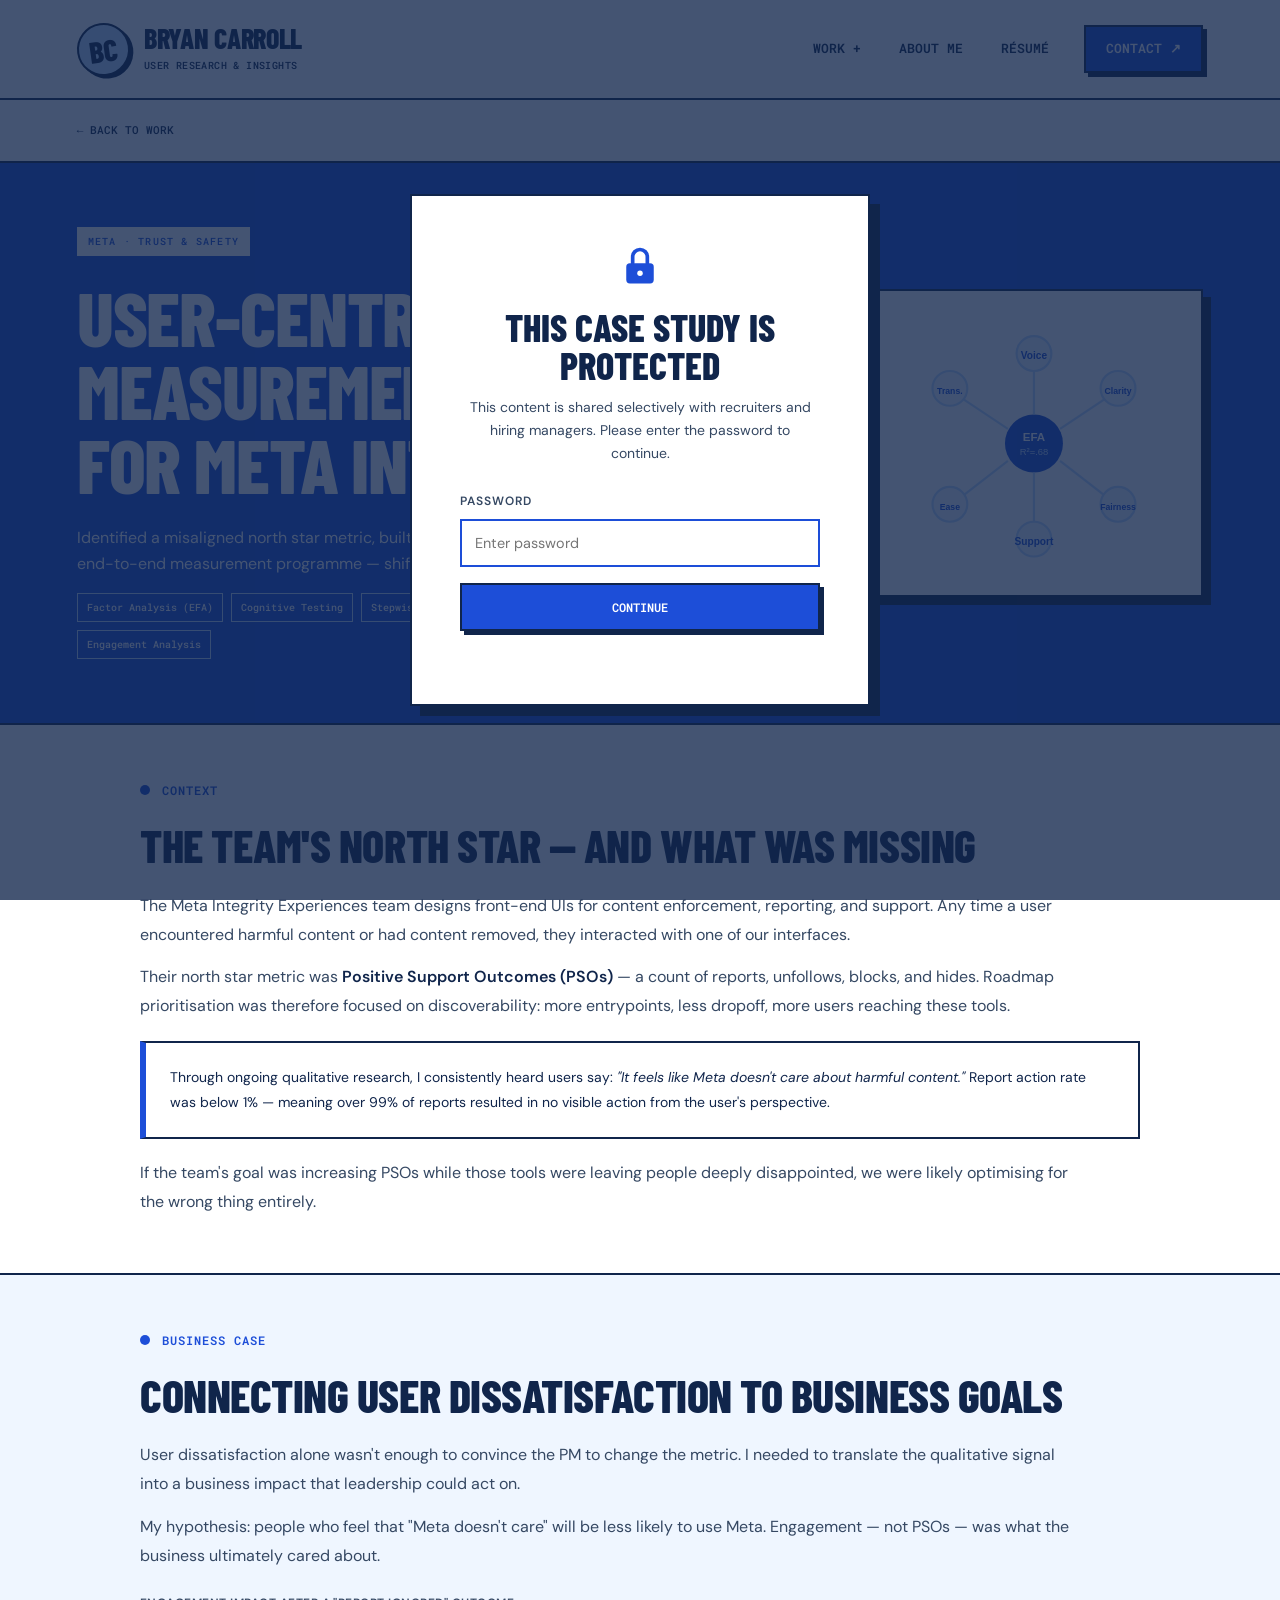
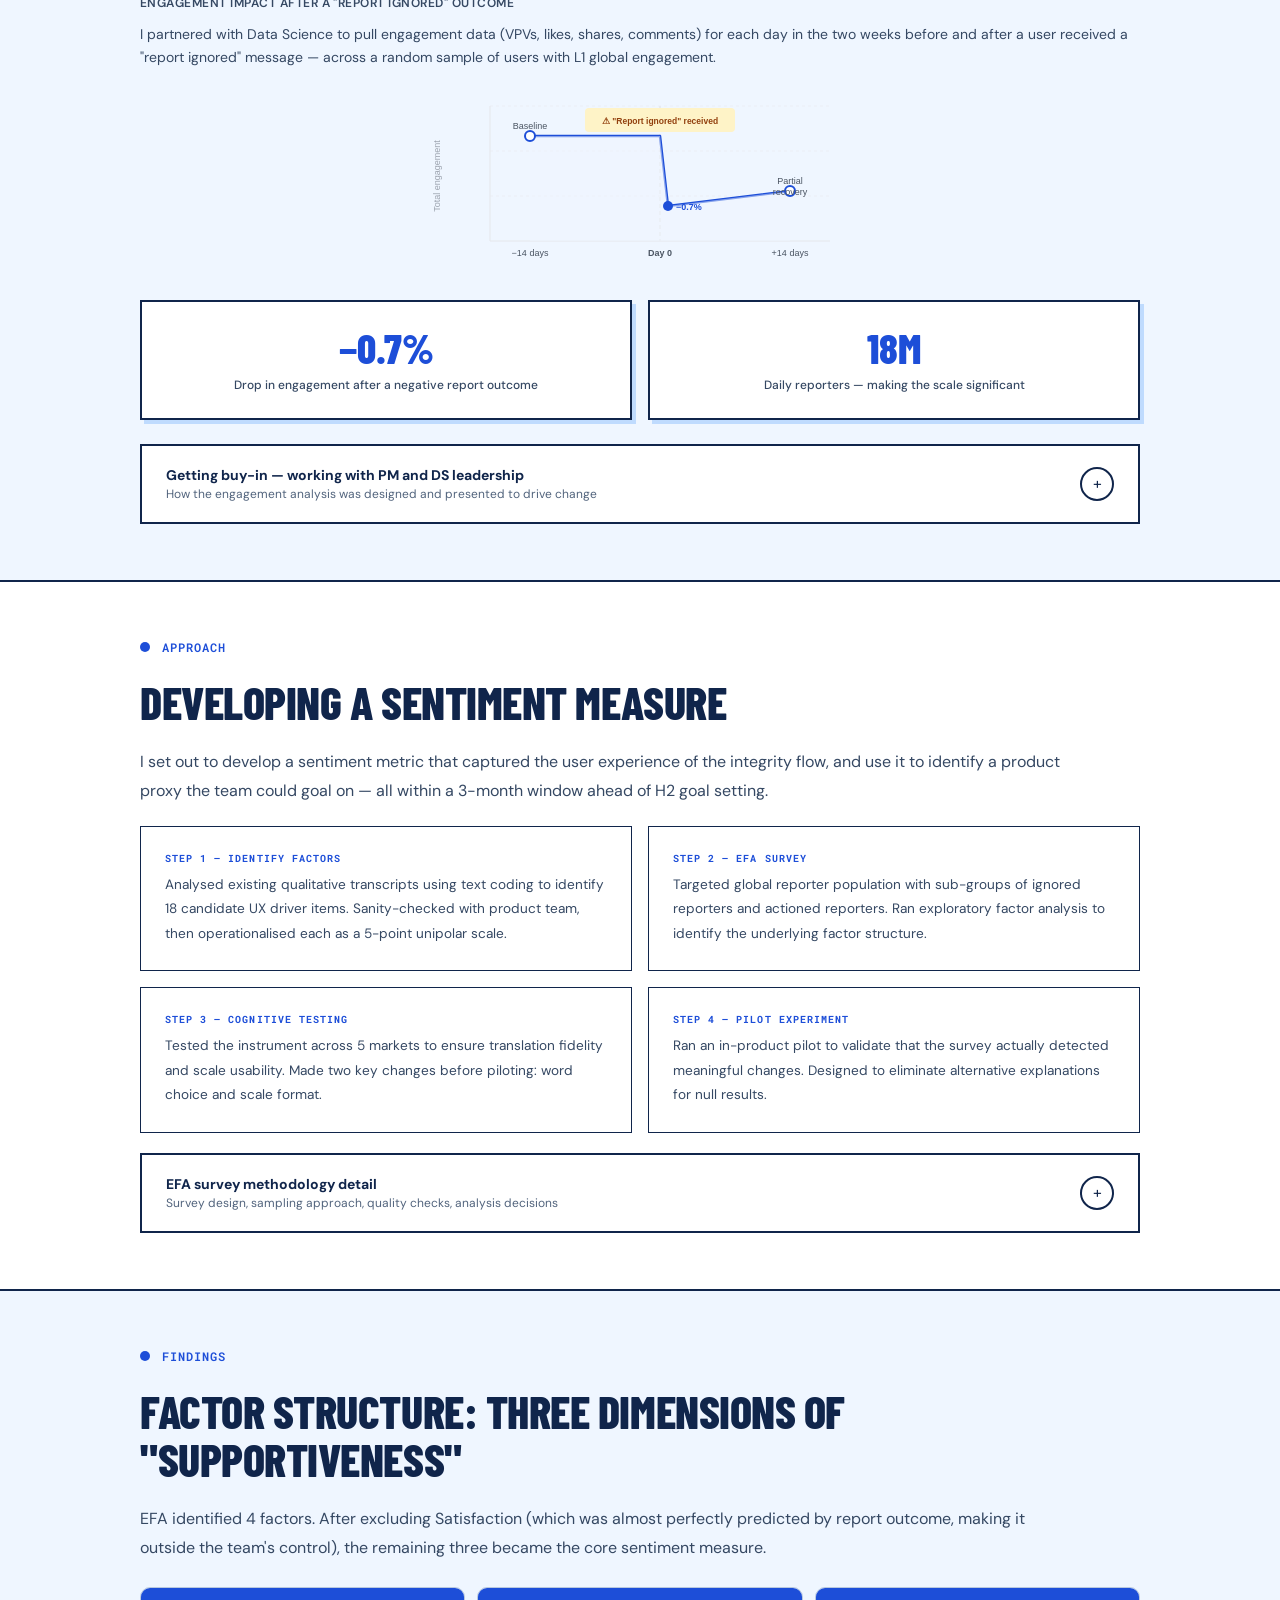
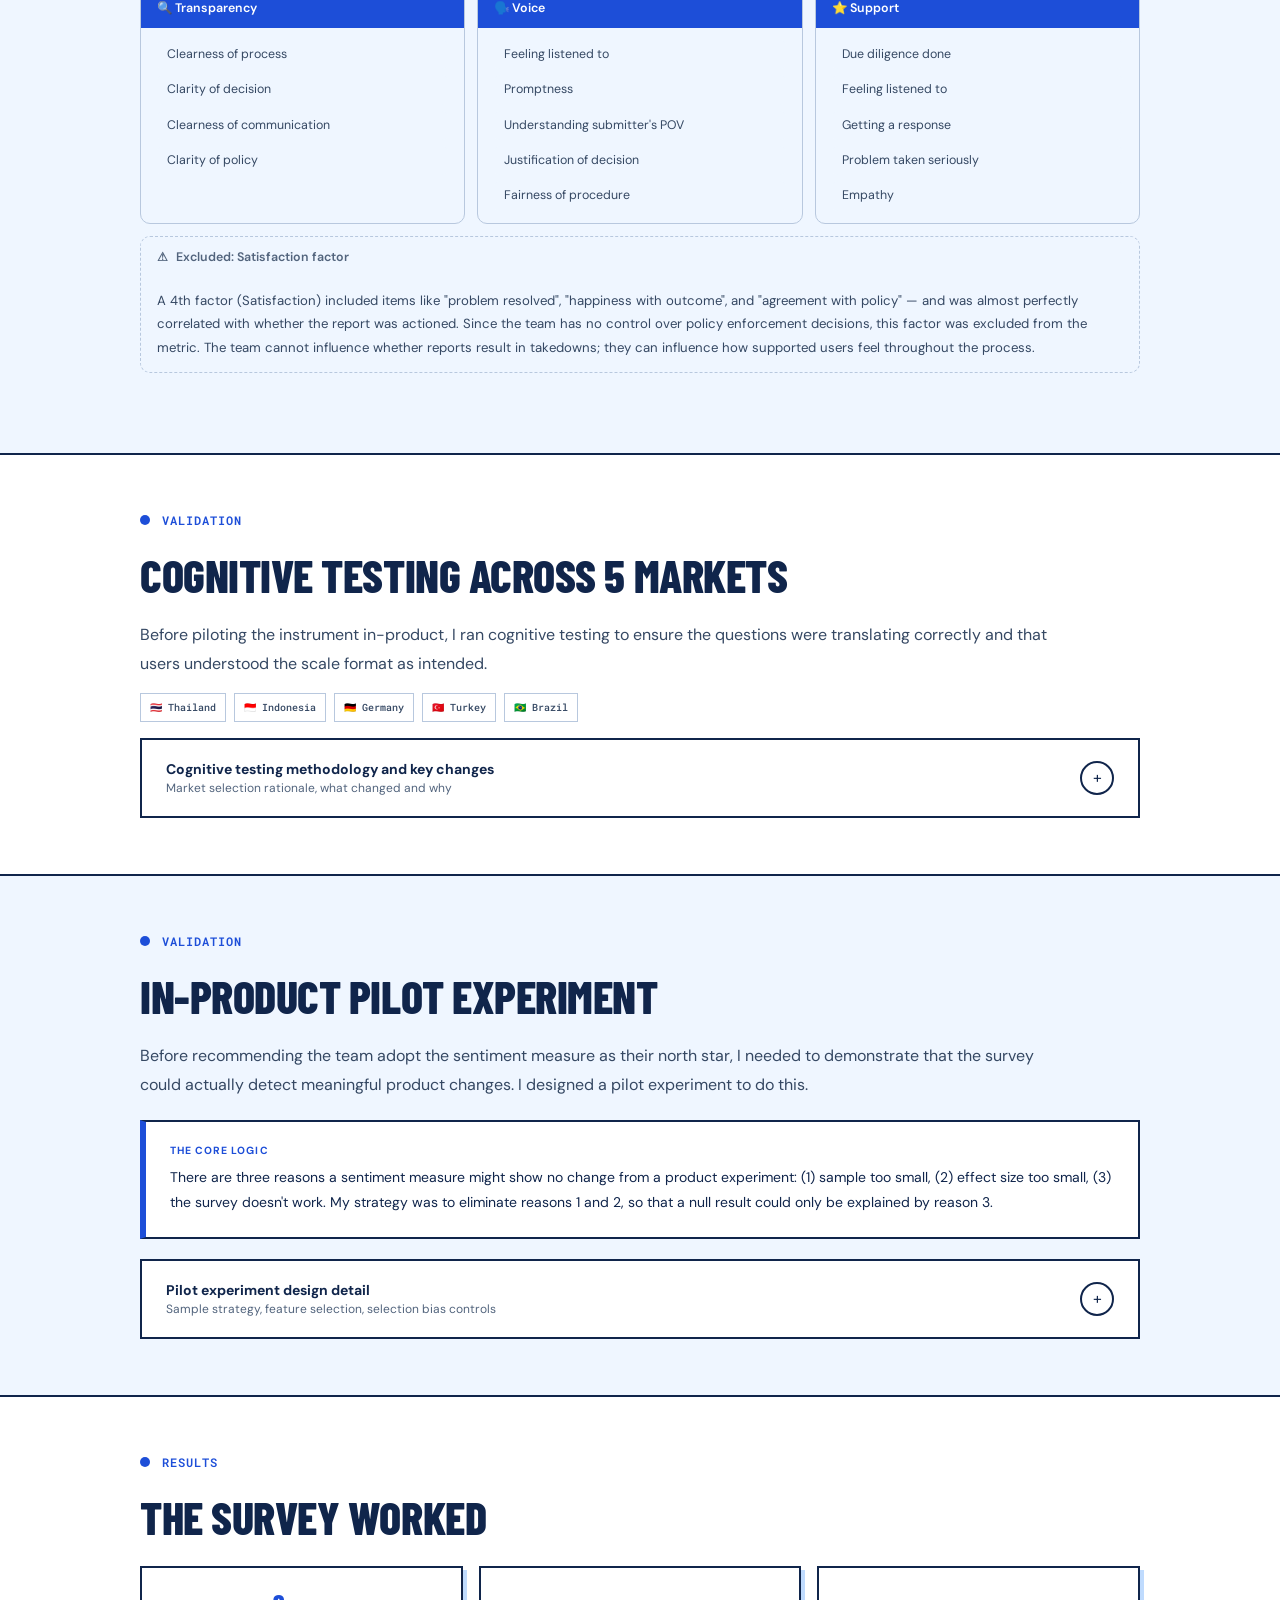
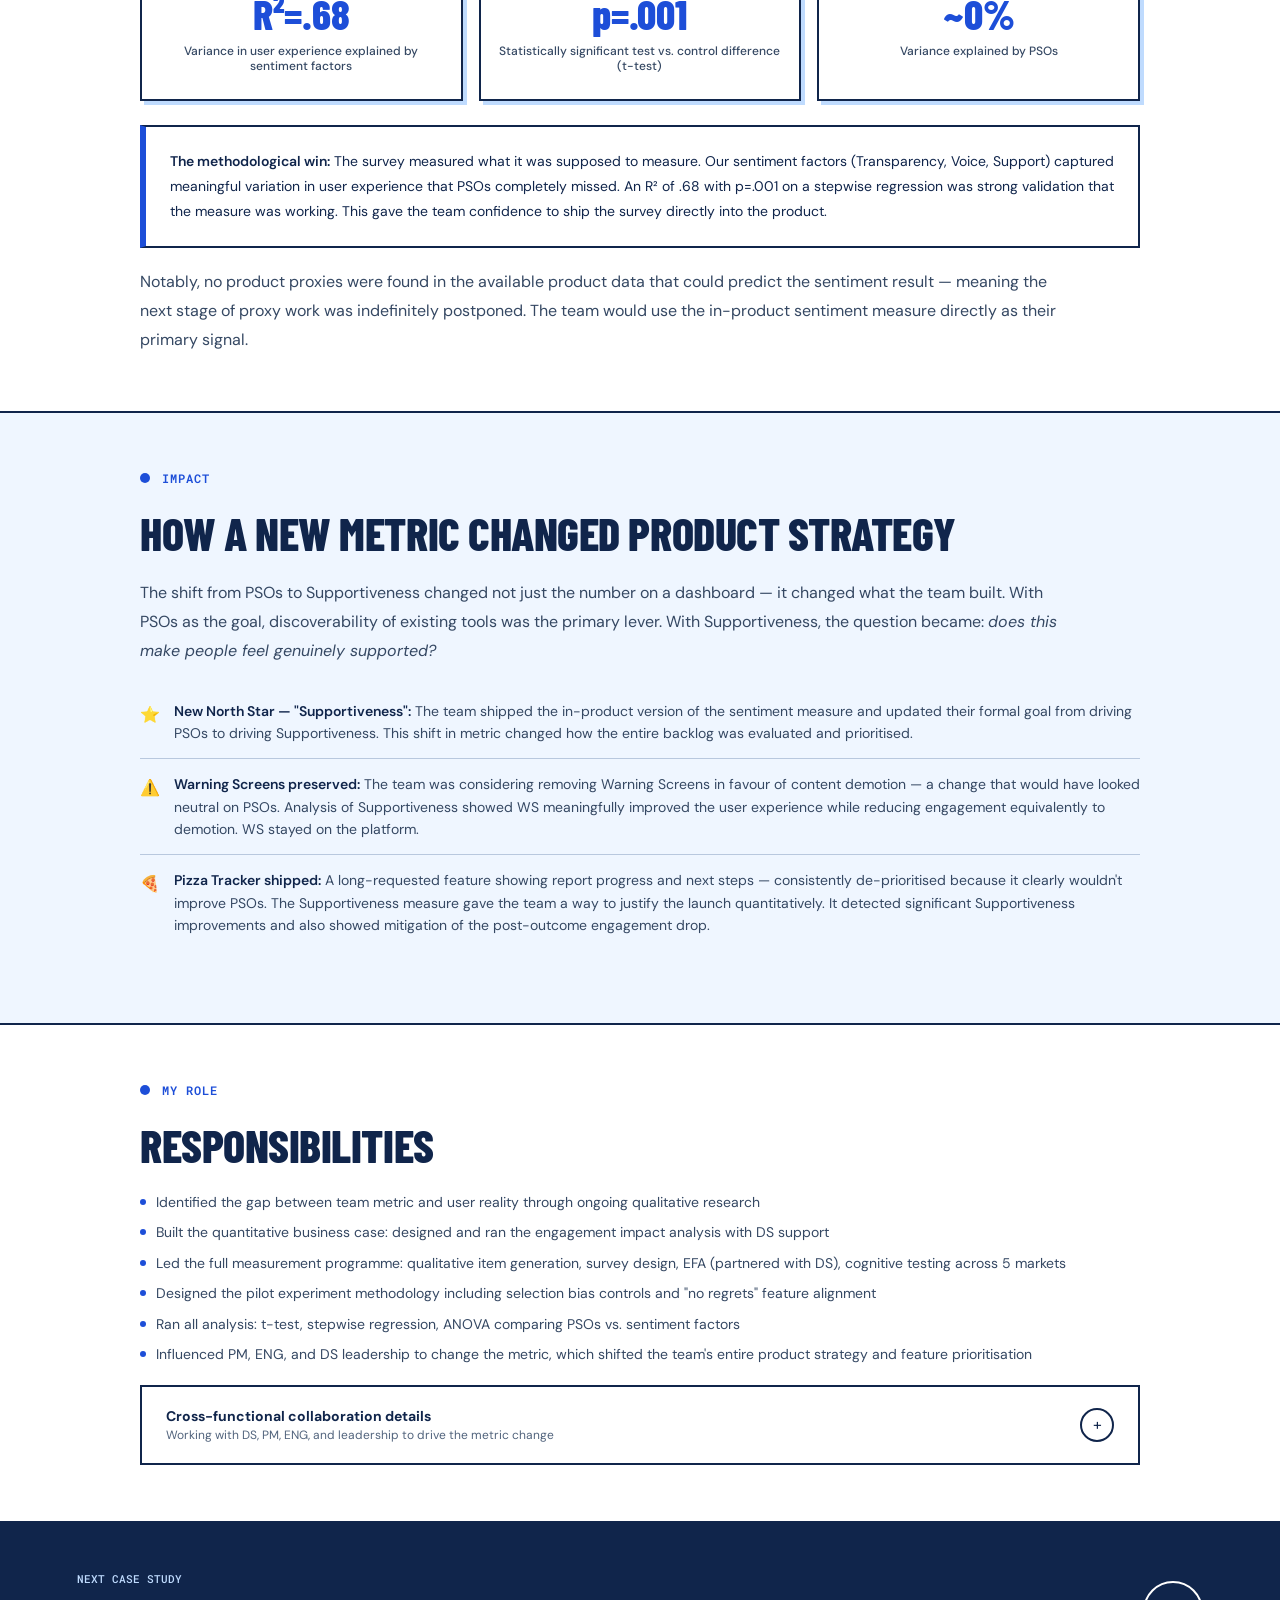
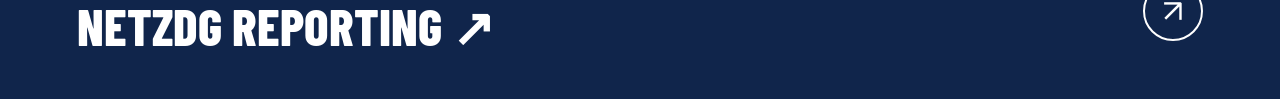
<file: case-study-2.html>
<!DOCTYPE html>
<html lang="en">
<head>
  <meta charset="UTF-8" />
  <meta name="viewport" content="width=device-width, initial-scale=1.0" />
  <title>Integrity Measurement — Bryan Carroll</title>
  <link rel="preconnect" href="https://fonts.googleapis.com" />
  <link rel="preconnect" href="https://fonts.gstatic.com" crossorigin />
  <link href="https://fonts.googleapis.com/css2?family=Barlow+Condensed:wght@700;800;900&amp;family=DM+Sans:wght@400;500;600;700&amp;family=Roboto+Mono:wght@400;500;600&amp;display=swap" rel="stylesheet" />
  <style>
    *, *::before, *::after { box-sizing: border-box; margin: 0; padding: 0; }

    :root {
      --bg:           #FAFAFA;
      --bg-2:         #F4F4F5;
      --bg-3:         #EBEBED;
      --text-1:       #111827;
      --text-2:       #4B5563;
      --text-3:       #9CA3AF;
      --accent:       #1D4ED8;
      --accent-light: #EFF6FF;
      --accent-mid:   #BFDBFE;
      --border:       #E5E7EB;
      --nav-w:        260px;
      --serif:        'DM Serif Display', Georgia, serif;
      --sans:         'Inter', system-ui, sans-serif;
      --radius:       12px;
      --transition:   0.2s ease;
    }

    html { scroll-behavior: smooth; }

    body {
      font-family: var(--sans);
      background: var(--bg);
      color: var(--text-1);
      display: flex;
      min-height: 100vh;
    }

    /* ── SIDEBAR ─────────────────────────────────── */
    nav#sidebar {
      position: fixed; top: 0; left: 0;
      width: var(--nav-w); height: 100vh;
      background: #fff; border-right: 1px solid var(--border);
      display: flex; flex-direction: column;
      padding: 48px 32px; z-index: 100; gap: 0;
    }
    .nav-identity { margin-bottom: 48px; }
    .nav-identity .role {
      font-size: 0.75rem; font-weight: 500; letter-spacing: 0.08em;
      text-transform: uppercase; color: var(--text-3); margin-top: 6px;
    }
    .nav-section-label {
      font-size: 0.65rem; font-weight: 600; letter-spacing: 0.12em;
      text-transform: uppercase; color: var(--text-3); margin-bottom: 12px;
    }
    .nav-links { list-style: none; margin-bottom: 36px; }
    .nav-links li + li { margin-top: 2px; }
    .nav-links a {
      display: block; font-size: 0.875rem; font-weight: 400;
      color: var(--text-2); text-decoration: none;
      padding: 7px 12px; border-radius: 8px;
      transition: background var(--transition), color var(--transition);
    }
    .nav-links a:hover, .nav-links a.active { background: var(--accent-light); color: var(--accent); }
    .nav-links a.active { font-weight: 500; }
    .nav-divider { height: 1px; background: var(--border); margin-bottom: 36px; }
    .nav-footer { margin-top: auto; display: flex; flex-direction: column; gap: 12px; }
    .nav-footer a { font-size: 0.8rem; color: var(--text-3); text-decoration: none; transition: color var(--transition); }
    .nav-footer a:hover { color: var(--accent); }

    /* ── MAIN ────────────────────────────────────── */
    main { margin-left: var(--nav-w); flex: 1; max-width: 900px; padding: 80px 64px 120px; }

    /* ── TYPOGRAPHY ──────────────────────────────── */
    h2 { font-family: var(--serif); font-size: clamp(1.75rem, 3vw, 2.25rem); line-height: 1.2; color: var(--text-1); margin-bottom: 20px; }
    h3 { font-size: 1rem; font-weight: 600; color: var(--text-1); margin-bottom: 10px; }
    p { font-size: 0.9375rem; line-height: 1.75; color: var(--text-2); }
    p + p { margin-top: 14px; }
    strong { color: var(--text-1); font-weight: 600; }

    /* ── BACK LINK ───────────────────────────────── */
    .back-link {
      display: inline-flex; align-items: center; gap: 6px;
      font-size: 0.8rem; color: var(--text-3); text-decoration: none;
      margin-bottom: 32px; transition: color var(--transition);
    }
    .back-link:hover { color: var(--accent); }

    /* ── CASE HERO ───────────────────────────────── */
    .case-hero {
      background: var(--bg-2);
      border: 1px solid var(--border);
      border-radius: var(--radius);
      padding: 48px 56px;
      display: grid; grid-template-columns: 1fr 220px;
      gap: 40px; align-items: center; margin-bottom: 0;
    }
    .company-tag {
      display: inline-block; font-size: 0.65rem; font-weight: 700;
      letter-spacing: 0.12em; text-transform: uppercase;
      color: var(--accent); background: var(--accent-light);
      padding: 4px 10px; border-radius: 999px; margin-bottom: 16px;
    }
    .method-pills { display: flex; flex-wrap: wrap; gap: 8px; margin-top: 16px; }
    .method-pill {
      font-size: 0.75rem; font-weight: 500;
      padding: 5px 12px; border-radius: 999px;
      border: 1px solid var(--border); color: var(--text-2);
    }

    /* ── CONTENT CARD ────────────────────────────── */
    .content-card {
      background: #fff; border: 1px solid var(--border); border-top: none;
      border-radius: 0 0 var(--radius) var(--radius); padding: 56px;
    }

    /* ── SECTION SPACING ─────────────────────────── */
    .case-section { margin-bottom: 48px; }
    .case-section:last-child { margin-bottom: 0; }
    .section-divider { height: 1px; background: var(--border); margin: 48px 0; }
    .section-eyebrow {
      font-size: 0.65rem; font-weight: 700; letter-spacing: 0.12em;
      text-transform: uppercase; color: var(--accent); margin-bottom: 10px;
    }

    /* ── HIGHLIGHT BOX ───────────────────────────── */
    .highlight-box {
      background: var(--accent-light); border-left: 3px solid var(--accent);
      border-radius: 0 8px 8px 0; padding: 16px 20px; margin: 20px 0;
    }
    .highlight-box p { color: var(--text-1); font-size: 0.875rem; }

    /* ── STAT ROW ────────────────────────────────── */
    .stat-row { display: grid; grid-template-columns: repeat(auto-fit, minmax(140px, 1fr)); gap: 16px; margin: 24px 0; }
    .stat-box { background: var(--bg-2); border-radius: 10px; padding: 20px; text-align: center; }
    .stat-number { font-family: var(--serif); font-size: 2rem; color: var(--text-1); line-height: 1; margin-bottom: 6px; }
    .stat-label { font-size: 0.75rem; color: var(--text-3); font-weight: 500; line-height: 1.3; }

    /* ── PHASE GRID ──────────────────────────────── */
    .phase-grid { display: grid; grid-template-columns: 1fr 1fr; gap: 16px; margin: 20px 0; }
    .phase-box { background: var(--bg-2); border-radius: 10px; padding: 20px 24px; }
    .phase-label { font-size: 0.65rem; font-weight: 700; letter-spacing: 0.1em; text-transform: uppercase; color: var(--accent); margin-bottom: 8px; }
    .phase-box p { font-size: 0.85rem; }

    /* ── FINDINGS LIST ───────────────────────────── */
    .findings-list { list-style: none; margin: 16px 0; }
    .findings-list li {
      padding: 14px 0; border-bottom: 1px solid var(--border);
      display: flex; gap: 14px; font-size: 0.875rem; color: var(--text-2); line-height: 1.6;
    }
    .findings-list li:last-child { border-bottom: none; }
    .find-icon { font-size: 1rem; flex-shrink: 0; margin-top: 2px; }

    /* ── ROLE LIST ───────────────────────────────── */
    .role-list { margin: 16px 0; display: flex; flex-direction: column; gap: 8px; }
    .role-item { display: flex; gap: 10px; align-items: flex-start; font-size: 0.875rem; color: var(--text-2); line-height: 1.6; }
    .role-dot { width: 6px; height: 6px; border-radius: 50%; background: var(--accent); flex-shrink: 0; margin-top: 8px; }

    /* ── ACCORDION ───────────────────────────────── */
    .accordion { border: 1px solid var(--border); border-radius: 10px; margin-top: 16px; overflow: hidden; }
    .accordion + .accordion { margin-top: 10px; }
    .accordion-trigger {
      width: 100%; display: flex; align-items: center; justify-content: space-between;
      gap: 16px; padding: 16px 20px; background: var(--bg-2);
      border: none; cursor: pointer; text-align: left;
      transition: background var(--transition);
    }
    .accordion-trigger:hover { background: var(--bg-3); }
    .accordion-trigger[aria-expanded="true"] { background: var(--accent-light); }
    .accordion-label { font-size: 0.825rem; font-weight: 500; color: var(--text-1); }
    .accordion-sublabel { font-size: 0.75rem; color: var(--text-3); margin-top: 2px; }
    .accordion-text { flex: 1; }
    .accordion-icon {
      width: 26px; height: 26px; border-radius: 50%;
      border: 1.5px solid var(--border); background: #fff;
      display: flex; align-items: center; justify-content: center;
      font-size: 1rem; line-height: 1; flex-shrink: 0; color: var(--text-2);
      transition: transform 0.25s ease, background var(--transition), border-color var(--transition), color var(--transition);
    }
    .accordion-trigger[aria-expanded="true"] .accordion-icon {
      transform: rotate(45deg);
      background: var(--accent-light); border-color: var(--accent); color: var(--accent);
    }
    .accordion-body { max-height: 0; overflow: hidden; transition: max-height 0.35s ease; }
    .accordion-body-inner { padding: 24px 20px; border-top: 1px solid var(--border); }
    .accordion-body-inner p { font-size: 0.875rem; }
    .accordion-body-inner p + p { margin-top: 12px; }

    /* ── FACTOR MAP ──────────────────────────────── */
    .factor-map { margin: 24px 0; }
    .factor-columns { display: grid; grid-template-columns: 1fr 1fr 1fr; gap: 12px; }
    .factor-column {
      border: 1px solid var(--border); border-radius: 10px; overflow: hidden;
    }
    .factor-header {
      background: var(--accent); color: #fff;
      padding: 12px 16px; font-size: 0.775rem; font-weight: 600;
    }
    .factor-items { padding: 12px 16px; display: flex; flex-direction: column; gap: 6px; }
    .factor-item {
      font-size: 0.775rem; color: var(--text-2); padding: 6px 10px;
      background: var(--bg-2); border-radius: 6px; line-height: 1.4;
    }
    .factor-note {
      border: 1px dashed var(--border); border-radius: 10px; overflow: hidden; margin-top: 12px;
    }
    .factor-note-header {
      background: var(--bg-2); padding: 12px 16px;
      font-size: 0.775rem; font-weight: 600; color: var(--text-3);
      display: flex; align-items: center; gap: 8px;
    }
    .factor-note-body { padding: 12px 16px; }
    .factor-note-body p { font-size: 0.825rem; }

    /* ── ENGAGEMENT CHART ────────────────────────── */
    .engagement-chart { margin: 24px 0; }
    .engagement-timeline {
      border: 1px solid var(--border); border-radius: 10px; overflow: hidden;
    }
    .timeline-header { background: var(--bg-2); padding: 16px 20px; border-bottom: 1px solid var(--border); }
    .timeline-header p { font-size: 0.775rem; color: var(--text-2); }
    .timeline-body { padding: 20px; display: flex; align-items: stretch; gap: 0; }
    .timeline-col { flex: 1; text-align: center; position: relative; }
    .timeline-col + .timeline-col { border-left: 1px dashed var(--border); }
    .timeline-period { font-size: 0.65rem; font-weight: 700; letter-spacing: 0.08em; text-transform: uppercase; color: var(--text-3); margin-bottom: 16px; }
    .timeline-bar-wrap { display: flex; justify-content: center; align-items: flex-end; height: 80px; margin-bottom: 10px; }
    .timeline-bar { width: 48px; border-radius: 4px 4px 0 0; }
    .bar-baseline { background: var(--accent-mid); }
    .bar-after    { background: var(--accent); }
    .timeline-value { font-family: var(--serif); font-size: 1.4rem; color: var(--text-1); }
    .timeline-desc { font-size: 0.75rem; color: var(--text-3); line-height: 1.4; margin-top: 4px; }
    .timeline-arrow { display: flex; align-items: center; padding: 0 12px; color: var(--accent); font-size: 1.2rem; }

    /* ── R² COMPARISON CHART ─────────────────────── */
    .rsq-chart { margin: 24px 0; }
    .rsq-bars { display: flex; flex-direction: column; gap: 14px; }
    .rsq-row { display: grid; grid-template-columns: 180px 1fr 70px; align-items: center; gap: 14px; }
    .rsq-label { font-size: 0.8rem; color: var(--text-2); text-align: right; }
    .rsq-track { height: 32px; background: var(--bg-2); border-radius: 6px; position: relative; overflow: hidden; }
    .rsq-fill {
      position: absolute; top: 0; left: 0; height: 100%; border-radius: 6px;
      display: flex; align-items: center; padding-left: 12px;
      font-size: 0.75rem; font-weight: 600; color: #fff;
    }
    .rsq-fill.near-zero {
      width: 4px !important; padding: 0;
    }
    .rsq-value { font-size: 0.85rem; font-weight: 600; color: var(--text-1); }

    /* ── DETAIL TABLE ────────────────────────────── */
    .detail-table { width: 100%; border-collapse: collapse; font-size: 0.825rem; margin-top: 12px; }
    .detail-table th { text-align: left; font-size: 0.65rem; font-weight: 700; letter-spacing: 0.1em; text-transform: uppercase; color: var(--text-3); padding: 8px 12px; border-bottom: 1px solid var(--border); }
    .detail-table td { padding: 10px 12px; border-bottom: 1px solid var(--border); color: var(--text-2); vertical-align: top; line-height: 1.5; }
    .detail-table tr:last-child td { border-bottom: none; }
    .detail-table td:first-child { font-weight: 500; color: var(--text-1); white-space: nowrap; }

    /* ── ANALYSIS NOTE ───────────────────────────── */
    .analysis-note { background: var(--bg-2); border-radius: 8px; padding: 14px 16px; margin-top: 14px; }
    .analysis-note p { font-size: 0.825rem; }

    /* ── PILOT WARNING ───────────────────────────── */
    .callout {
      border: 1px solid var(--accent-mid); border-radius: 10px; padding: 20px 24px; margin: 20px 0;
      background: var(--accent-light);
    }
    .callout-label { font-size: 0.65rem; font-weight: 700; letter-spacing: 0.1em; text-transform: uppercase; color: var(--accent); margin-bottom: 8px; }
    .callout p { font-size: 0.875rem; color: var(--text-1); }

    /* ── REFLECTION BOX ──────────────────────────── */
    .reflection-box { border: 1px solid var(--border); border-radius: 10px; padding: 28px 32px; }
    .reflection-item { margin-bottom: 20px; padding-bottom: 20px; border-bottom: 1px solid var(--border); }
    .reflection-item:last-child { margin-bottom: 0; padding-bottom: 0; border-bottom: none; }
    .reflection-label { font-size: 0.75rem; font-weight: 600; letter-spacing: 0.06em; text-transform: uppercase; color: var(--text-3); margin-bottom: 6px; }
    .reflection-item p { font-size: 0.875rem; }

    /* ── MARKET CHIPS ────────────────────────────── */
    .market-chips { display: flex; flex-wrap: wrap; gap: 8px; margin: 14px 0; }
    .market-chip {
      font-size: 0.8rem; padding: 5px 12px; border-radius: 999px;
      border: 1px solid var(--border); color: var(--text-2); background: #fff;
    }

    /* ══════════════════════════════════════════════════
       HAMBURGER BUTTON
    ══════════════════════════════════════════════════ */
    .mobile-topbar {
      display: none;
      position: fixed; top: 0; left: 0; right: 0; z-index: 300;
      height: 56px;
      background: #fff; border-bottom: 1px solid var(--border);
      align-items: center; gap: 12px;
      padding: 0 16px;
    }
    .mobile-topbar-name {
      font-family: var(--serif);
      font-size: 1rem;
      color: var(--text-1);
    }

    .hamburger {
      display: flex;
      flex-direction: column; justify-content: center; align-items: center; gap: 5px;
      width: 36px; height: 36px; flex-shrink: 0;
      background: var(--bg-2); border: 1px solid var(--border);
      border-radius: 8px; cursor: pointer; padding: 0;
    }
    .hamburger span {
      display: block; width: 18px; height: 2px;
      background: var(--text-1); border-radius: 2px;
      transition: transform 0.25s ease, opacity 0.2s ease;
    }
    .hamburger.open span:nth-child(1) { transform: translateY(7px) rotate(45deg); }
    .hamburger.open span:nth-child(2) { opacity: 0; transform: scaleX(0); }
    .hamburger.open span:nth-child(3) { transform: translateY(-7px) rotate(-45deg); }

    .nav-backdrop {
      display: none; position: fixed; inset: 0;
      background: rgba(0,0,0,0.25); z-index: 150;
      opacity: 0; transition: opacity 0.3s ease; pointer-events: none;
    }
    .nav-backdrop.visible { opacity: 1; pointer-events: all; }

    /* ══════════════════════════════════════════════════
       RESPONSIVE — SHARED (≤768px)
    ══════════════════════════════════════════════════ */
    @media (max-width: 768px) {
      .mobile-topbar { display: flex; }
      .nav-backdrop { display: block; }

      nav#sidebar {
        transform: translateX(-100%);
        transition: transform 0.3s ease;
        z-index: 200;
      }
      nav#sidebar.open {
        transform: translateX(0);
        box-shadow: 4px 0 32px rgba(0,0,0,0.15);
      }

      main {
        margin-left: 0 !important;
        padding: 80px 20px 80px;
        max-width: 100%;
      }

      h2 { font-size: clamp(1.4rem, 6vw, 2rem); }
      p  { font-size: 0.9rem; }
    }

    /* ══════════════════════════════════════════════════
       RESPONSIVE — CASE STUDY SPECIFIC (≤768px)
    ══════════════════════════════════════════════════ */
    @media (max-width: 768px) {
      /* hero: single column, hide SVG illustration */
      .case-hero {
        grid-template-columns: 1fr;
        padding: 32px 28px;
        gap: 0;
      }
      .case-hero > svg,
      .case-hero > div:last-child { display: none; }
      .method-pills { gap: 6px; }
      .method-pill { font-size: 0.7rem; padding: 4px 10px; }

      /* content card */
      .content-card { padding: 32px 20px; }

      /* phase grid: single column */
      .phase-grid { grid-template-columns: 1fr; }

      /* factor columns: single column */
      .factor-columns { grid-template-columns: 1fr; }

      /* stat row: 2 columns max, or 1 if very small */
      .stat-row { grid-template-columns: repeat(auto-fit, minmax(120px, 1fr)); }
      .stat-number { font-size: 1.6rem; }

      /* rsq rows */
      .rsq-row { grid-template-columns: 110px 1fr 44px; gap: 8px; }
      .rsq-label { font-size: 0.72rem; }

      /* accordion */
      .accordion-trigger { padding: 14px 16px; }

      /* back link */
      .back-link { margin-bottom: 20px; }

      /* doc matrix chart */
      .doc-matrix-wrap svg { max-width: 100% !important; }

      /* engagement / combo charts */
      .engagement-chart svg,
      .doc-matrix-wrap svg { overflow: visible; }

      /* detail table: allow horizontal scroll */
      .accordion-body-inner { overflow-x: auto; }
      .detail-table { min-width: 480px; }
    }

    /* ── PASSWORD GATE ───────────────────────────────── */
    #pw-gate {
      position: fixed;
      inset: 0;
      background: rgba(0,0,0,0.45);
      z-index: 9999;
      display: flex;
      align-items: center;
      justify-content: center;
    }
    #pw-gate .gate-card {
      background: #fff;
      border: 1px solid var(--border);
      border-radius: var(--radius);
      padding: 48px 40px;
      width: 100%;
      max-width: 400px;
      text-align: center;
      box-shadow: 0 8px 40px rgba(0,0,0,0.14);
    }
    .gate-lock-icon {
      display: flex;
      justify-content: center;
      margin-bottom: 20px;
    }
    .gate-title {
      font-family: var(--serif);
      font-size: 1.4rem;
      color: var(--text-1);
      margin-bottom: 12px;
    }
    .gate-body-text {
      font-size: 0.875rem;
      color: var(--text-2);
      line-height: 1.65;
      margin-bottom: 28px;
    }
    #pw-gate label {
      display: block;
      font-size: 0.75rem;
      font-weight: 600;
      letter-spacing: 0.08em;
      text-transform: uppercase;
      color: var(--text-2);
      margin-bottom: 10px;
      text-align: left;
    }
    #pw-gate input[type="password"] {
      width: 100%;
      padding: 10px 14px;
      border: 1px solid var(--border);
      border-radius: 8px;
      font-family: var(--sans);
      font-size: 0.9rem;
      color: var(--text-1);
      background: var(--bg);
      outline: none;
      transition: border-color var(--transition);
      margin-bottom: 16px;
    }
    #pw-gate input[type="password"]:focus {
      border-color: var(--accent);
    }
    #pw-gate button {
      width: 100%;
      padding: 11px;
      background: var(--accent);
      color: #fff;
      border: none;
      border-radius: 8px;
      font-family: var(--sans);
      font-size: 0.875rem;
      font-weight: 500;
      cursor: pointer;
      transition: opacity var(--transition);
    }
    #pw-gate button:hover { opacity: 0.88; }
    #pw-gate .gate-error {
      font-size: 0.8rem;
      color: #DC2626;
      margin-top: 10px;
      min-height: 1.2em;
    }
  </style>
  <link rel="stylesheet" href="site.css" />
  <script src="site.js" defer></script>
</head>
<body class="case-page">

  <!-- Password gate -->
  <div id="pw-gate" role="dialog" aria-modal="true" aria-labelledby="pw-gate-title">
    <div class="gate-card">
      <div class="gate-lock-icon">
        <svg width="44" height="44" viewBox="0 0 24 24" fill="none" xmlns="http://www.w3.org/2000/svg" aria-hidden="true">
          <rect x="4.5" y="10.5" width="15" height="11" rx="2" fill="#1D4ED8"/>
          <path d="M8 10.5V7a4 4 0 0 1 8 0v3.5" stroke="#1D4ED8" stroke-width="2" stroke-linecap="round"/>
          <circle cx="12" cy="16" r="1.5" fill="#fff"/>
        </svg>
      </div>
      <div class="gate-title" id="pw-gate-title">This case study is protected</div>
      <div class="gate-body-text">This content is shared selectively with recruiters and hiring managers. Please enter the password to continue.</div>
      <label for="pw-input">Password</label>
      <input type="password" id="pw-input" placeholder="Enter password" autocomplete="current-password" />
      <button id="pw-submit">Continue</button>
      <div class="gate-error" id="pw-error"></div>
    </div>
  </div>

  <!-- Mobile top bar -->
  <a class="skip-link" href="#main-content">Skip to content</a>
  <header class="site-header">
    <a class="site-brand" href="index.html" aria-label="Bryan Carroll, home">
      <span class="brand-mark" aria-hidden="true">BC</span>
      <span><span class="brand-name">Bryan Carroll</span><span class="brand-role">User Research &amp; Insights</span></span>
    </a>
    <nav class="desktop-nav" aria-label="Main navigation">
      <details class="work-menu">
        <summary>Work</summary>
        <ul class="work-dropdown">
          <li><a href="index.html#work">All case studies</a></li>
          <li><a href="case-study-1.html">Business Verification</a></li>
          <li><a href="case-study-2.html" aria-current="page">Integrity Measurement</a></li>
          <li><a href="case-study-3.html">NetzDG Reporting</a></li>
          <li><a href="case-study-4.html">Developer ROI</a></li>
          <li><a href="case-study-5.html">Developer Funnel</a></li>
        </ul>
      </details>
      <a href="index.html#about">About me</a>
      <a href="index.html#resume">Résumé</a>
      <a class="nav-contact" href="index.html#contact">Contact ↗</a>
    </nav>
    <button class="hamburger" aria-label="Open navigation" aria-expanded="false" aria-controls="sidebar">
      <span></span><span></span><span></span>
    </button>
  </header>
  <div class="nav-backdrop" aria-hidden="true"></div>


  <nav id="sidebar" aria-label="Mobile navigation" inert>
    <div class="nav-identity">
      <a href="index.html" style="font-family:var(--serif);font-size:1.25rem;color:var(--text-1);text-decoration:none;line-height:1.2;display:block;">Bryan Carroll</a>
      <div class="role">User Research & Insights</div>
    </div>
    <div class="nav-section-label">Work</div>
    <ul class="nav-links">
      <li><a href="index.html#work">All case studies</a></li>
      <li><a href="case-study-1.html">Business Verification</a></li>
      <li><a href="case-study-2.html" class="active">Integrity Measurement</a></li>
      <li><a href="case-study-3.html">NetzDG Reporting</a></li>
      <li><a href="case-study-4.html">Developer ROI</a></li>
      <li><a href="case-study-5.html">Developer Funnel</a></li>
    </ul>
    <div class="nav-divider"></div>
    <div class="nav-section-label">About</div>
    <ul class="nav-links">
      <li><a href="index.html#about">About me</a></li>
      <li><a href="index.html#resume">Résumé</a></li>
      <li><a href="index.html#contact">Contact</a></li>
    </ul>
    <div class="nav-footer">
      <a href="mailto:bryan@carroll-parker.me">bryan@carroll-parker.me</a>
    </div>
  </nav>

  <main id="main-content" tabindex="-1">
    <a class="back-link" href="index.html">← Back to work</a>

    <!-- HERO -->
    <div class="case-hero">
      <div>
        <span class="company-tag">Meta · Trust &amp; Safety</span>
        <h1>User-Centric Measurement<br>for Meta Integrity</h1>
        <p style="font-size:0.9rem;color:var(--text-2);line-height:1.65;max-width:420px">Identified a misaligned north star metric, built the business case for change, and designed an end-to-end measurement programme — shifting an entire team's product strategy.</p>
        <div class="method-pills">
          <span class="method-pill">Factor Analysis (EFA)</span>
          <span class="method-pill">Cognitive Testing</span>
          <span class="method-pill">Stepwise Regression</span>
          <span class="method-pill">ANOVA</span>
          <span class="method-pill">Experiment Design</span>
          <span class="method-pill">Engagement Analysis</span>
        </div>
      </div>
      <svg viewBox="0 0 200 180" fill="none" xmlns="http://www.w3.org/2000/svg" aria-hidden="true">
        <circle cx="100" cy="90" r="20" fill="#1D4ED8"/>
        <line x1="100" y1="70"  x2="100" y2="32"  stroke="#BFDBFE" stroke-width="1.5"/>
        <line x1="100" y1="110" x2="100" y2="153" stroke="#BFDBFE" stroke-width="1.5"/>
        <line x1="82"  y1="80"  x2="46"  y2="56"  stroke="#BFDBFE" stroke-width="1.5"/>
        <line x1="118" y1="80"  x2="154" y2="56"  stroke="#BFDBFE" stroke-width="1.5"/>
        <line x1="82"  y1="102" x2="46"  y2="130" stroke="#BFDBFE" stroke-width="1.5"/>
        <line x1="118" y1="102" x2="154" y2="130" stroke="#BFDBFE" stroke-width="1.5"/>
        <circle cx="100" cy="28"  r="12" fill="#EFF6FF" stroke="#BFDBFE" stroke-width="1.5"/>
        <circle cx="100" cy="156" r="12" fill="#EFF6FF" stroke="#BFDBFE" stroke-width="1.5"/>
        <circle cx="42"  cy="52"  r="12" fill="#EFF6FF" stroke="#BFDBFE" stroke-width="1.5"/>
        <circle cx="158" cy="52"  r="12" fill="#EFF6FF" stroke="#BFDBFE" stroke-width="1.5"/>
        <circle cx="42"  cy="132" r="12" fill="#EFF6FF" stroke="#BFDBFE" stroke-width="1.5"/>
        <circle cx="158" cy="132" r="12" fill="#EFF6FF" stroke="#BFDBFE" stroke-width="1.5"/>
        <text x="100" y="32"  text-anchor="middle" font-size="7" fill="#1D4ED8" font-family="Inter,sans-serif" font-weight="600">Voice</text>
        <text x="100" y="160" text-anchor="middle" font-size="7" fill="#1D4ED8" font-family="Inter,sans-serif" font-weight="600">Support</text>
        <text x="42"  y="56"  text-anchor="middle" font-size="6" fill="#1D4ED8" font-family="Inter,sans-serif" font-weight="600">Trans.</text>
        <text x="158" y="56"  text-anchor="middle" font-size="6" fill="#1D4ED8" font-family="Inter,sans-serif" font-weight="600">Clarity</text>
        <text x="42"  y="136" text-anchor="middle" font-size="6" fill="#1D4ED8" font-family="Inter,sans-serif" font-weight="600">Ease</text>
        <text x="158" y="136" text-anchor="middle" font-size="6" fill="#1D4ED8" font-family="Inter,sans-serif" font-weight="600">Fairness</text>
        <text x="100" y="88"  text-anchor="middle" font-size="8" fill="#fff" font-family="Inter,sans-serif" font-weight="600">EFA</text>
        <text x="100" y="98"  text-anchor="middle" font-size="6.5" fill="#BFDBFE" font-family="Inter,sans-serif">R²=.68</text>
      </svg>
    </div>

    <div class="content-card">

      <!-- CONTEXT -->
      <div class="case-section">
        <div class="section-eyebrow">Context</div>
        <h3>The Team's North Star — and What Was Missing</h3>
        <p>The Meta Integrity Experiences team designs front-end UIs for content enforcement, reporting, and support. Any time a user encountered harmful content or had content removed, they interacted with one of our interfaces.</p>
        <p>Their north star metric was <strong>Positive Support Outcomes (PSOs)</strong> — a count of reports, unfollows, blocks, and hides. Roadmap prioritisation was therefore focused on discoverability: more entrypoints, less dropoff, more users reaching these tools.</p>

        <div class="highlight-box">
          <p>Through ongoing qualitative research, I consistently heard users say: <em>"It feels like Meta doesn't care about harmful content."</em> Report action rate was below 1% — meaning over 99% of reports resulted in no visible action from the user's perspective.</p>
        </div>

        <p>If the team's goal was increasing PSOs while those tools were leaving people deeply disappointed, we were likely optimising for the wrong thing entirely.</p>
      </div>

      <div class="section-divider"></div>

      <!-- BUILDING THE CASE -->
      <div class="case-section section-tint">
        <div class="section-eyebrow">Business Case</div>
        <h3>Connecting User Dissatisfaction to Business Goals</h3>
        <p>User dissatisfaction alone wasn't enough to convince the PM to change the metric. I needed to translate the qualitative signal into a business impact that leadership could act on.</p>
        <p>My hypothesis: people who feel that "Meta doesn't care" will be less likely to use Meta. Engagement — not PSOs — was what the business ultimately cared about.</p>

        <div class="engagement-chart">
          <div class="chart-title" style="font-size:0.75rem;font-weight:600;color:var(--text-2);margin-bottom:12px;letter-spacing:0.04em;text-transform:uppercase">Engagement impact after a "report ignored" outcome</div>
          <p style="font-size:0.875rem;color:var(--text-2);line-height:1.7;margin-bottom:16px">I partnered with Data Science to pull engagement data (VPVs, likes, shares, comments) for each day in the two weeks before and after a user received a "report ignored" message — across a random sample of users with L1 global engagement.</p>
          <svg viewBox="0 0 420 190" xmlns="http://www.w3.org/2000/svg" style="width:100%;max-width:420px;display:block;margin:0 auto" aria-label="Line chart showing engagement drop after report ignored outcome">
            <!-- grid lines -->
            <line x1="60" y1="20"  x2="60"  y2="155" stroke="#E5E7EB" stroke-width="1"/>
            <line x1="60" y1="155" x2="400" y2="155" stroke="#E5E7EB" stroke-width="1"/>
            <line x1="60" y1="20"  x2="400" y2="20"  stroke="#E5E7EB" stroke-width="0.5" stroke-dasharray="3 3"/>
            <line x1="60" y1="65"  x2="400" y2="65"  stroke="#E5E7EB" stroke-width="0.5" stroke-dasharray="3 3"/>
            <line x1="60" y1="110" x2="400" y2="110" stroke="#E5E7EB" stroke-width="0.5" stroke-dasharray="3 3"/>
            <!-- y-axis label -->
            <text x="10" y="90" text-anchor="middle" font-size="9" fill="#9CA3AF" font-family="Inter,sans-serif" transform="rotate(-90,10,90)">Total engagement</text>
            <!-- x-axis labels -->
            <text x="100" y="170" text-anchor="middle" font-size="9" fill="#4B5563" font-family="Inter,sans-serif">−14 days</text>
            <text x="230" y="170" text-anchor="middle" font-size="9" font-weight="600" fill="#4B5563" font-family="Inter,sans-serif">Day 0</text>
            <text x="360" y="170" text-anchor="middle" font-size="9" fill="#4B5563" font-family="Inter,sans-serif">+14 days</text>
            <!-- Day 0 vertical marker (event line) -->
            <line x1="230" y1="20" x2="230" y2="155" stroke="#E5E7EB" stroke-width="1.5" stroke-dasharray="4 3"/>
            <!-- Event label -->
            <rect x="155" y="22" width="150" height="24" rx="4" fill="#FEF3C7"/>
            <text x="230" y="38" text-anchor="middle" font-size="8.5" fill="#92400E" font-family="Inter,sans-serif" font-weight="600">⚠ "Report ignored" received</text>
            <!-- Engagement line: flat until dotted line, then steep drop, then slight recovery -->
            <polyline
              points="100,50 230,50 238,120 360,105"
              fill="none" stroke="#1D4ED8" stroke-width="2.5" stroke-linejoin="round" stroke-linecap="round"/>
            <!-- Shaded area under the drop -->
            <polygon points="100,50 230,50 238,120 360,105 360,155 100,155" fill="#EFF6FF" opacity="0.5"/>
            <!-- Data points -->
            <circle cx="100" cy="50"  r="5" fill="#fff" stroke="#1D4ED8" stroke-width="2"/>
            <circle cx="238" cy="120" r="5" fill="#1D4ED8"/>
            <circle cx="360" cy="105" r="5" fill="#fff" stroke="#1D4ED8" stroke-width="2"/>
            <!-- Value labels -->
            <text x="100" y="43"  text-anchor="middle" font-size="9" fill="#4B5563" font-family="Inter,sans-serif">Baseline</text>
            <text x="246" y="124" text-anchor="start"  font-size="9" fill="#1D4ED8" font-family="Inter,sans-serif" font-weight="600">−0.7%</text>
            <text x="360" y="98"  text-anchor="middle" font-size="9" fill="#4B5563" font-family="Inter,sans-serif">Partial</text>
            <text x="360" y="109" text-anchor="middle" font-size="9" fill="#4B5563" font-family="Inter,sans-serif">recovery</text>
          </svg>
        </div>

        <div class="stat-row">
          <div class="stat-box">
            <div class="stat-number">−0.7%</div>
            <div class="stat-label">Drop in engagement after a negative report outcome</div>
          </div>
          <div class="stat-box">
            <div class="stat-number">18M</div>
            <div class="stat-label">Daily reporters — making the scale significant</div>
          </div>
        </div>

        <!-- ACCORDION: Stakeholder collaboration on building the case -->
        <div class="accordion">
          <button class="accordion-trigger" aria-expanded="false">
            <div class="accordion-text">
              <div class="accordion-label">Getting buy-in — working with PM and DS leadership</div>
              <div class="accordion-sublabel">How the engagement analysis was designed and presented to drive change</div>
            </div>
            <div class="accordion-icon">+</div>
          </button>
          <div class="accordion-body">
            <div class="accordion-body-inner">
              <p>The initial PM response to the qualitative findings was essentially: "users are unhappy, but we don't know if that affects the business." The engagement analysis was designed to directly address that objection.</p>
              <p style="margin-top:12px">I partnered with DS to design the analysis carefully — pulling a random sample of users with L1 engagement globally, isolating the "report ignored" message as the event, and measuring engagement in the two-week windows before and after. The goal was to make the causal story as clean as possible given observational data constraints.</p>
              <p style="margin-top:12px">Presenting a 0.7% engagement drop across 18M daily reporters reframed the conversation: this wasn't a soft user satisfaction problem, it was a quantifiable drag on platform engagement at scale. That shift in framing was what opened the door to the PM agreeing to invest in a proper measurement programme.</p>
              <p style="margin-top:12px">I was explicit about the limitations of the analysis — it was correlational, not causal — but argued that the prior qualitative evidence gave us reasonable confidence that the relationship was directional. The combination of qual signal + quant scale was sufficient to justify the investment.</p>
            </div>
          </div>
        </div>
      </div>

      <div class="section-divider"></div>

      <!-- APPROACH -->
      <div class="case-section">
        <div class="section-eyebrow">Approach</div>
        <h3>Developing a Sentiment Measure</h3>
        <p>I set out to develop a sentiment metric that captured the user experience of the integrity flow, and use it to identify a product proxy the team could goal on — all within a 3-month window ahead of H2 goal setting.</p>

        <div class="phase-grid">
          <div class="phase-box">
            <div class="phase-label">Step 1 — Identify Factors</div>
            <p>Analysed existing qualitative transcripts using text coding to identify 18 candidate UX driver items. Sanity-checked with product team, then operationalised each as a 5-point unipolar scale.</p>
          </div>
          <div class="phase-box">
            <div class="phase-label">Step 2 — EFA Survey</div>
            <p>Targeted global reporter population with sub-groups of ignored reporters and actioned reporters. Ran exploratory factor analysis to identify the underlying factor structure.</p>
          </div>
          <div class="phase-box">
            <div class="phase-label">Step 3 — Cognitive Testing</div>
            <p>Tested the instrument across 5 markets to ensure translation fidelity and scale usability. Made two key changes before piloting: word choice and scale format.</p>
          </div>
          <div class="phase-box">
            <div class="phase-label">Step 4 — Pilot Experiment</div>
            <p>Ran an in-product pilot to validate that the survey actually detected meaningful changes. Designed to eliminate alternative explanations for null results.</p>
          </div>
        </div>

        <!-- ACCORDION: EFA methodology detail -->
        <div class="accordion">
          <button class="accordion-trigger" aria-expanded="false">
            <div class="accordion-text">
              <div class="accordion-label">EFA survey methodology detail</div>
              <div class="accordion-sublabel">Survey design, sampling approach, quality checks, analysis decisions</div>
            </div>
            <div class="accordion-icon">+</div>
          </button>
          <div class="accordion-body">
            <div class="accordion-body-inner">
              <table class="detail-table">
                <thead>
                  <tr><th>Decision</th><th>Approach &amp; Rationale</th></tr>
                </thead>
                <tbody>
                  <tr>
                    <td>Item generation</td>
                    <td>Used text coding on existing qualitative transcripts to identify 18 candidate items that could drive the user experience. Reviewed with product team for face validity before operationalising.</td>
                  </tr>
                  <tr>
                    <td>Scale format</td>
                    <td>5-point unipolar scales for consistency across all 18 items. Randomised question order and flipped response scales on some items to reduce order effects and acquiescence bias.</td>
                  </tr>
                  <tr>
                    <td>Target population</td>
                    <td>Global reporter population. Sub-groups: users who received a "report ignored" message, and users who received a "report actioned" message — to allow comparison across outcome types.</td>
                  </tr>
                  <tr>
                    <td>Sample size</td>
                    <td>Assumed high communalities given qual grounding, settled on n=350 per item per group. Sample size was adequate to detect large factor loadings reliably.</td>
                  </tr>
                  <tr>
                    <td>Data quality checks</td>
                    <td>Straightlining detection; speed-run check (identified mean completion time, eliminated completions at ¼ mean); response distribution checks for outliers, skewness, kurtosis; checked for MAR vs MNAR patterns. Note: Meta does not allow attention checks on-platform.</td>
                  </tr>
                  <tr>
                    <td>Factor analysis approach</td>
                    <td>Worked with DS on EFA. Scree plot and parallel analysis both suggested 3 or 4 factors. On examination of item content, 4-factor solution aligned most closely with prior qual findings and was more interpretable.</td>
                  </tr>
                  <tr>
                    <td>The Satisfaction factor</td>
                    <td>One factor (Satisfaction) showed near-perfect correlation with report outcome — making it unsuitable as a metric since the team has no control over policy decisions. Excluded from the final measure. Remaining 3 factors retained.</td>
                  </tr>
                </tbody>
              </table>
            </div>
          </div>
        </div>
      </div>

      <div class="section-divider"></div>

      <!-- FACTOR STRUCTURE -->
      <div class="case-section section-tint">
        <div class="section-eyebrow">Findings</div>
        <h3>Factor Structure: Three Dimensions of "Supportiveness"</h3>
        <p>EFA identified 4 factors. After excluding Satisfaction (which was almost perfectly predicted by report outcome, making it outside the team's control), the remaining three became the core sentiment measure.</p>

        <div class="factor-map">
          <div class="factor-columns">
            <div class="factor-column">
              <div class="factor-header">🔍 Transparency</div>
              <div class="factor-items">
                <div class="factor-item">Clearness of process</div>
                <div class="factor-item">Clarity of decision</div>
                <div class="factor-item">Clearness of communication</div>
                <div class="factor-item">Clarity of policy</div>
              </div>
            </div>
            <div class="factor-column">
              <div class="factor-header">🗣️ Voice</div>
              <div class="factor-items">
                <div class="factor-item">Feeling listened to</div>
                <div class="factor-item">Promptness</div>
                <div class="factor-item">Understanding submitter's POV</div>
                <div class="factor-item">Justification of decision</div>
                <div class="factor-item">Fairness of procedure</div>
              </div>
            </div>
            <div class="factor-column">
              <div class="factor-header">⭐ Support</div>
              <div class="factor-items">
                <div class="factor-item">Due diligence done</div>
                <div class="factor-item">Feeling listened to</div>
                <div class="factor-item">Getting a response</div>
                <div class="factor-item">Problem taken seriously</div>
                <div class="factor-item">Empathy</div>
              </div>
            </div>
          </div>
          <div class="factor-note">
            <div class="factor-note-header">
              <span style="color:var(--text-3)">⚠</span> Excluded: Satisfaction factor
            </div>
            <div class="factor-note-body">
              <p>A 4th factor (Satisfaction) included items like "problem resolved", "happiness with outcome", and "agreement with policy" — and was almost perfectly correlated with whether the report was actioned. Since the team has no control over policy enforcement decisions, this factor was excluded from the metric. The team cannot influence whether reports result in takedowns; they can influence how supported users feel throughout the process.</p>
            </div>
          </div>
        </div>
      </div>

      <div class="section-divider"></div>

      <!-- COGNITIVE TESTING -->
      <div class="case-section">
        <div class="section-eyebrow">Validation</div>
        <h3>Cognitive Testing Across 5 Markets</h3>
        <p>Before piloting the instrument in-product, I ran cognitive testing to ensure the questions were translating correctly and that users understood the scale format as intended.</p>

        <div class="market-chips">
          <span class="market-chip">🇹🇭 Thailand</span>
          <span class="market-chip">🇮🇩 Indonesia</span>
          <span class="market-chip">🇩🇪 Germany</span>
          <span class="market-chip">🇹🇷 Turkey</span>
          <span class="market-chip">🇧🇷 Brazil</span>
        </div>

        <!-- ACCORDION: Cognitive testing detail -->
        <div class="accordion">
          <button class="accordion-trigger" aria-expanded="false">
            <div class="accordion-text">
              <div class="accordion-label">Cognitive testing methodology and key changes</div>
              <div class="accordion-sublabel">Market selection rationale, what changed and why</div>
            </div>
            <div class="accordion-icon">+</div>
          </button>
          <div class="accordion-body">
            <div class="accordion-body-inner">
              <p><strong>Market selection:</strong> I prioritised markets with the highest report volumes where I had the least internal team understanding of language nuances. Spanish was a larger language by speaker volume, but I had several native Spanish speakers on the team who could provide informal review — so I prioritised markets where that internal check wasn't available.</p>
              <p style="margin-top:12px"><strong>Change 1 — "Supported" → "Supportive":</strong> The word "Supported" consistently translated poorly in all 5 markets. Participants interpreted it as "holding something up physically" rather than emotional care or institutional support. I tested "Supportive" as an alternative and it resonated consistently across all markets. This was a non-obvious change that would have significantly degraded data quality if missed.</p>
              <p style="margin-top:12px"><strong>Change 2 — 5-point → 4-point scale:</strong> Participants struggled to meaningfully differentiate all 5 scale points. I observed central tendency bias (clustering around the midpoint) and satisficing behaviour (selecting the middle option to move through the survey quickly). Moving to a 4-point scale removed the midpoint, forcing a directional response and improving discrimination. The slight loss of granularity was worth the gain in data quality.</p>
              <p style="margin-top:12px">Participants were anchored on a recent reporting experience at the start of the cognitive interview, which grounded responses in specific memory rather than general attitude — important for reducing abstract generalisation bias.</p>
            </div>
          </div>
        </div>
      </div>

      <div class="section-divider"></div>

      <!-- PILOT -->
      <div class="case-section section-tint">
        <div class="section-eyebrow">Validation</div>
        <h3>In-Product Pilot Experiment</h3>
        <p>Before recommending the team adopt the sentiment measure as their north star, I needed to demonstrate that the survey could actually detect meaningful product changes. I designed a pilot experiment to do this.</p>

        <div class="callout">
          <div class="callout-label">The core logic</div>
          <p>There are three reasons a sentiment measure might show no change from a product experiment: (1) sample too small, (2) effect size too small, (3) the survey doesn't work. My strategy was to eliminate reasons 1 and 2, so that a null result could only be explained by reason 3.</p>
        </div>

        <!-- ACCORDION: Pilot methodology detail -->
        <div class="accordion">
          <button class="accordion-trigger" aria-expanded="false">
            <div class="accordion-text">
              <div class="accordion-label">Pilot experiment design detail</div>
              <div class="accordion-sublabel">Sample strategy, feature selection, selection bias controls</div>
            </div>
            <div class="accordion-icon">+</div>
          </button>
          <div class="accordion-body">
            <div class="accordion-body-inner">
              <p><strong>Sample size:</strong> Ensured the experiment was powered to detect a 0.1% difference in means — deliberately setting a very sensitive threshold to eliminate "sample too small" as an explanation for a null result.</p>
              <p style="margin-top:12px"><strong>Feature selection:</strong> I worked with the product team to identify a "no regrets" change — a meaningful product improvement that we were confident would be shipped regardless of outcome. The experiment needed a feature large enough to actually move user experience, but one where shipping it didn't depend on the research result. This eliminated the risk of a null result being confounded by an underwhelming product change.</p>
              <p style="margin-top:12px">The shipped feature was a three-screen explainer sequence that contextualised the reporting outcome for users — significantly more information than the existing single-screen outcome message.</p>
              <p style="margin-top:12px"><strong>Selection bias control:</strong> This is where the design required careful thought. The three-screen explainer made the flow longer in the test condition. If I registered survey respondents at the end of the flow, the test and control populations would have different completion profiles — users who stuck through the longer flow might be more engaged or more determined reporters, creating an imbalanced comparison. I solved this by registering respondents at the start of the flow, before the experimental treatment was applied, ensuring balanced populations.</p>
            </div>
          </div>
        </div>
      </div>

      <div class="section-divider"></div>

      <!-- PILOT RESULTS -->
      <div class="case-section">
        <div class="section-eyebrow">Results</div>
        <h3>The Survey Worked</h3>

        <div class="stat-row">
          <div class="stat-box">
            <div class="stat-number">R²=.68</div>
            <div class="stat-label">Variance in user experience explained by sentiment factors</div>
          </div>
          <div class="stat-box">
            <div class="stat-number">p=.001</div>
            <div class="stat-label">Statistically significant test vs. control difference (t-test)</div>
          </div>
          <div class="stat-box">
            <div class="stat-number">~0%</div>
            <div class="stat-label">Variance explained by PSOs</div>
          </div>
        </div>

        <div class="highlight-box">
          <p><strong>The methodological win:</strong> The survey measured what it was supposed to measure. Our sentiment factors (Transparency, Voice, Support) captured meaningful variation in user experience that PSOs completely missed. An R² of .68 with p=.001 on a stepwise regression was strong validation that the measure was working. This gave the team confidence to ship the survey directly into the product.</p>
        </div>

        <p style="margin-top:16px">Notably, no product proxies were found in the available product data that could predict the sentiment result — meaning the next stage of proxy work was indefinitely postponed. The team would use the in-product sentiment measure directly as their primary signal.</p>
      </div>

      <div class="section-divider"></div>

      <!-- IMPACT -->
      <div class="case-section section-tint">
        <div class="section-eyebrow">Impact</div>
        <h3>How a New Metric Changed Product Strategy</h3>
        <p>The shift from PSOs to Supportiveness changed not just the number on a dashboard — it changed what the team built. With PSOs as the goal, discoverability of existing tools was the primary lever. With Supportiveness, the question became: <em>does this make people feel genuinely supported?</em></p>

        <ul class="findings-list" style="margin-top:20px">
          <li>
            <span class="find-icon">⭐</span>
            <span><strong>New North Star — "Supportiveness":</strong> The team shipped the in-product version of the sentiment measure and updated their formal goal from driving PSOs to driving Supportiveness. This shift in metric changed how the entire backlog was evaluated and prioritised.</span>
          </li>
          <li>
            <span class="find-icon">⚠️</span>
            <span><strong>Warning Screens preserved:</strong> The team was considering removing Warning Screens in favour of content demotion — a change that would have looked neutral on PSOs. Analysis of Supportiveness showed WS meaningfully improved the user experience while reducing engagement equivalently to demotion. WS stayed on the platform.</span>
          </li>
          <li>
            <span class="find-icon">🍕</span>
            <span><strong>Pizza Tracker shipped:</strong> A long-requested feature showing report progress and next steps — consistently de-prioritised because it clearly wouldn't improve PSOs. The Supportiveness measure gave the team a way to justify the launch quantitatively. It detected significant Supportiveness improvements and also showed mitigation of the post-outcome engagement drop.</span>
          </li>
        </ul>
      </div>

      <div class="section-divider"></div>

      <!-- MY ROLE -->
      <div class="case-section">
        <div class="section-eyebrow">My Role</div>
        <h3>Responsibilities</h3>
        <div class="role-list">
          <div class="role-item"><div class="role-dot"></div><span>Identified the gap between team metric and user reality through ongoing qualitative research</span></div>
          <div class="role-item"><div class="role-dot"></div><span>Built the quantitative business case: designed and ran the engagement impact analysis with DS support</span></div>
          <div class="role-item"><div class="role-dot"></div><span>Led the full measurement programme: qualitative item generation, survey design, EFA (partnered with DS), cognitive testing across 5 markets</span></div>
          <div class="role-item"><div class="role-dot"></div><span>Designed the pilot experiment methodology including selection bias controls and "no regrets" feature alignment</span></div>
          <div class="role-item"><div class="role-dot"></div><span>Ran all analysis: t-test, stepwise regression, ANOVA comparing PSOs vs. sentiment factors</span></div>
          <div class="role-item"><div class="role-dot"></div><span>Influenced PM, ENG, and DS leadership to change the metric, which shifted the team's entire product strategy and feature prioritisation</span></div>
        </div>

        <!-- ACCORDION: Cross-functional collaboration -->
        <div class="accordion" style="margin-top:20px">
          <button class="accordion-trigger" aria-expanded="false">
            <div class="accordion-text">
              <div class="accordion-label">Cross-functional collaboration details</div>
              <div class="accordion-sublabel">Working with DS, PM, ENG, and leadership to drive the metric change</div>
            </div>
            <div class="accordion-icon">+</div>
          </button>
          <div class="accordion-body">
            <div class="accordion-body-inner">
              <p><strong>Data Science:</strong> Two significant DS partnerships. First, on the engagement impact analysis — iterating on the event definition, sample construction, and analytical approach to make the observational data as clean as possible. Second, on the EFA itself — running the factor analysis jointly, debating the 3- vs 4-factor solution, and ensuring the statistical approach was defensible to a DS-sceptical PM audience.</p>
              <p style="margin-top:12px"><strong>PM — from sceptic to sponsor:</strong> The PM's initial position was that user satisfaction was a "soft" metric that couldn't be tied to business outcomes. The engagement analysis changed this. Once the 0.7% drop was on the table, the PM became an active co-investor in the measurement work — helping identify the "no regrets" pilot feature and providing air cover for the timeline.</p>
              <p style="margin-top:12px"><strong>Engineering:</strong> Worked closely with ENG to design the in-product survey implementation — specifically the decision about where in the flow to register respondents. This required ENG to instrument the product differently than they would have done by default, which required me to explain the selection bias risk in terms they could act on.</p>
              <p style="margin-top:12px"><strong>Influencing the metric change:</strong> The final step — getting the team to formally adopt Supportiveness as their H2 goal — required presenting the pilot results to PM, ENG, and DS leadership simultaneously. I framed the presentation around the methodological win (the survey works, PSOs don't explain user experience) rather than leading with the business case, which had already been established. The leadership presentation was structured as: here's what we set out to prove, here's that we proved it, here's what changes.</p>
            </div>
          </div>
        </div>
      </div>


        </div><!-- /content-card -->
    <a class="case-next" href="case-study-3.html">
      <span>
        <span class="case-next-label">Next case study</span>
        <span class="case-next-title">NetzDG Reporting ↗</span>
      </span>
      <span class="next-arrow" aria-hidden="true">↗</span>
    </a>
  </main>

  <script>
    document.querySelectorAll('.accordion-trigger').forEach(btn => {
      btn.addEventListener('click', () => {
        const expanded = btn.getAttribute('aria-expanded') === 'true';
        btn.setAttribute('aria-expanded', String(!expanded));
        const body = btn.nextElementSibling;
        body.style.maxHeight = !expanded ? body.scrollHeight + 'px' : '0';
      });
    });



    // ── Password gate ─────────────────────────────────
    (function () {
      const gate    = document.getElementById('pw-gate');
      const input   = document.getElementById('pw-input');
      const btn     = document.getElementById('pw-submit');
      const errMsg  = document.getElementById('pw-error');
      const CORRECT     = 'userresearch';
      const SESSION_KEY = 'portfolio_unlocked';

      // Already unlocked this session — show content immediately
      if (sessionStorage.getItem(SESSION_KEY) === '1') {
        gate.style.display = 'none';
        return;
      }

      // Block page and show gate
      document.body.style.overflow = 'hidden';
      setTimeout(function () { input.focus(); }, 50);

      function attempt() {
        if (input.value === CORRECT) {
          sessionStorage.setItem(SESSION_KEY, '1');
          gate.style.display = 'none';
          document.body.style.overflow = '';
        } else {
          errMsg.textContent = 'Incorrect password. Please try again.';
          input.value = '';
          input.focus();
        }
      }

      btn.addEventListener('click', attempt);
      input.addEventListener('keydown', function (e) {
        if (e.key === 'Enter') attempt();
        if (e.key !== 'Enter') errMsg.textContent = '';
      });
    })();

  </script>

</body>
</html>
</file>
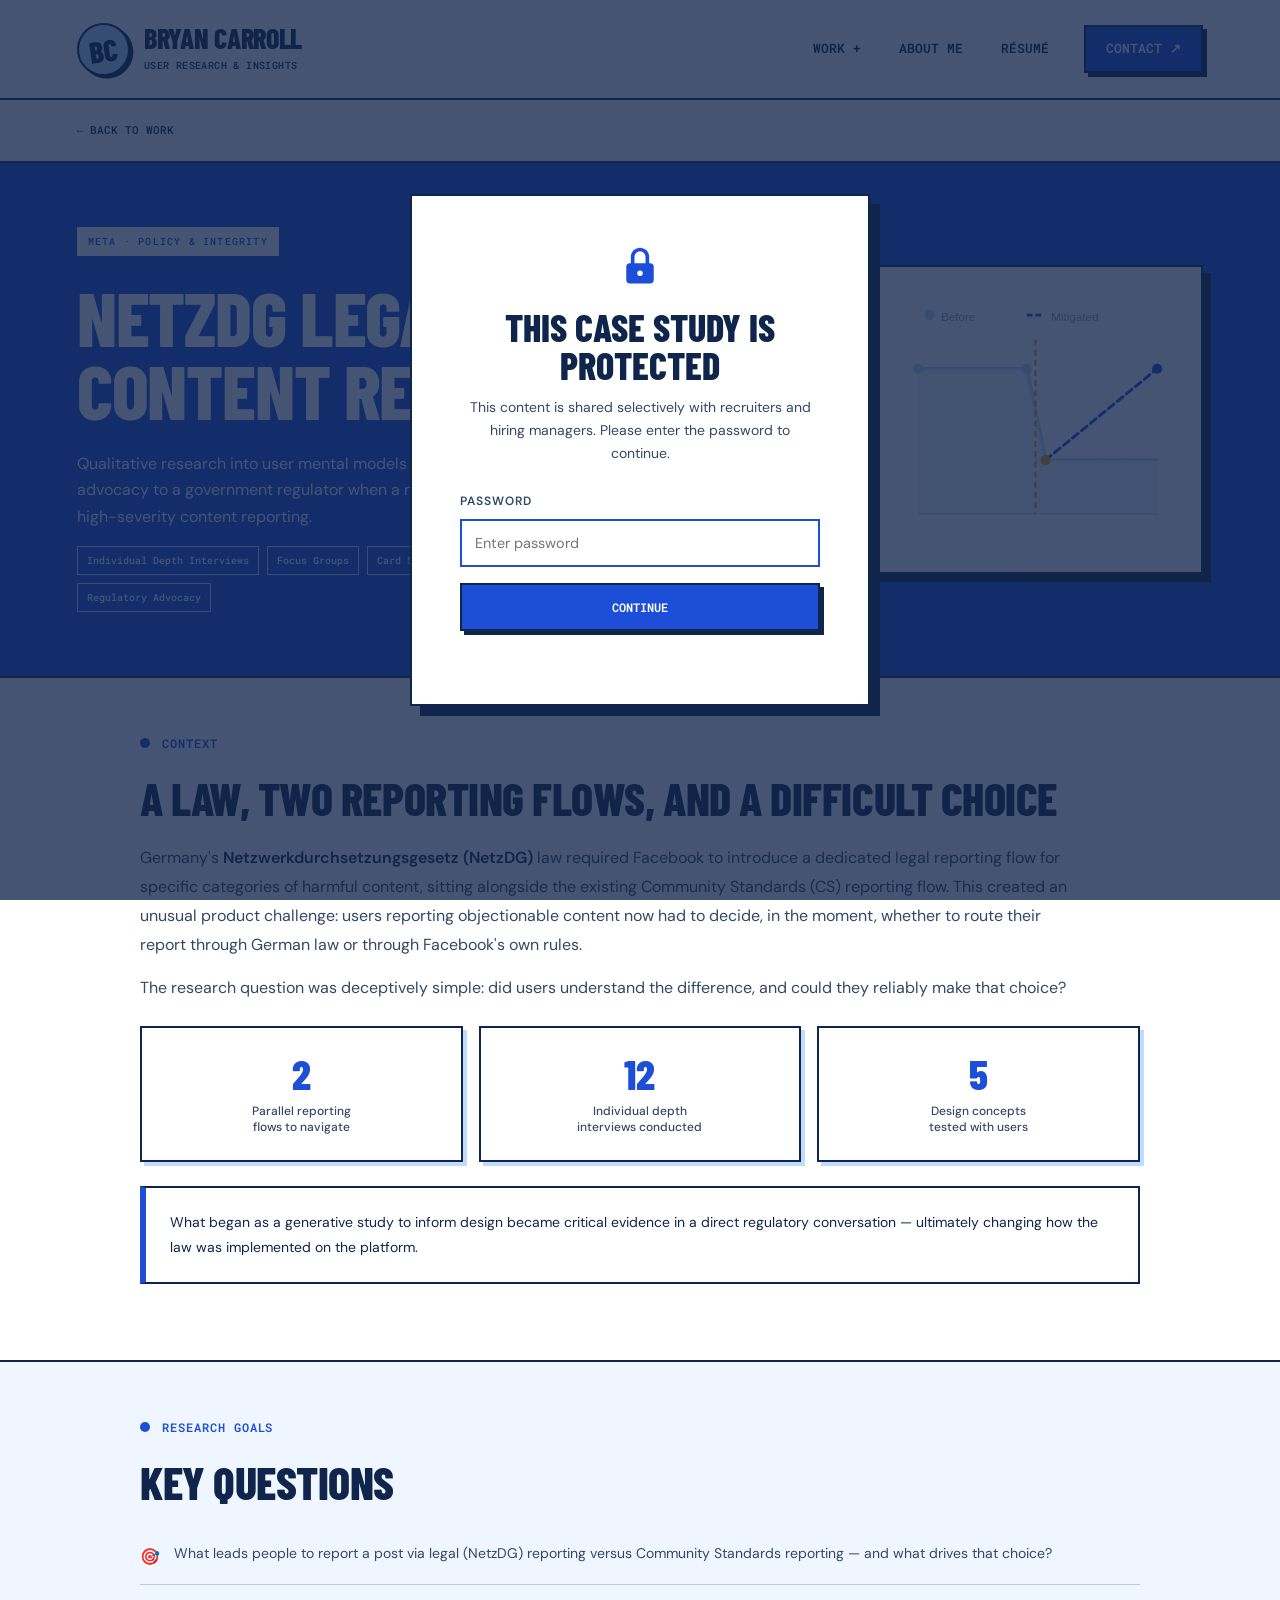
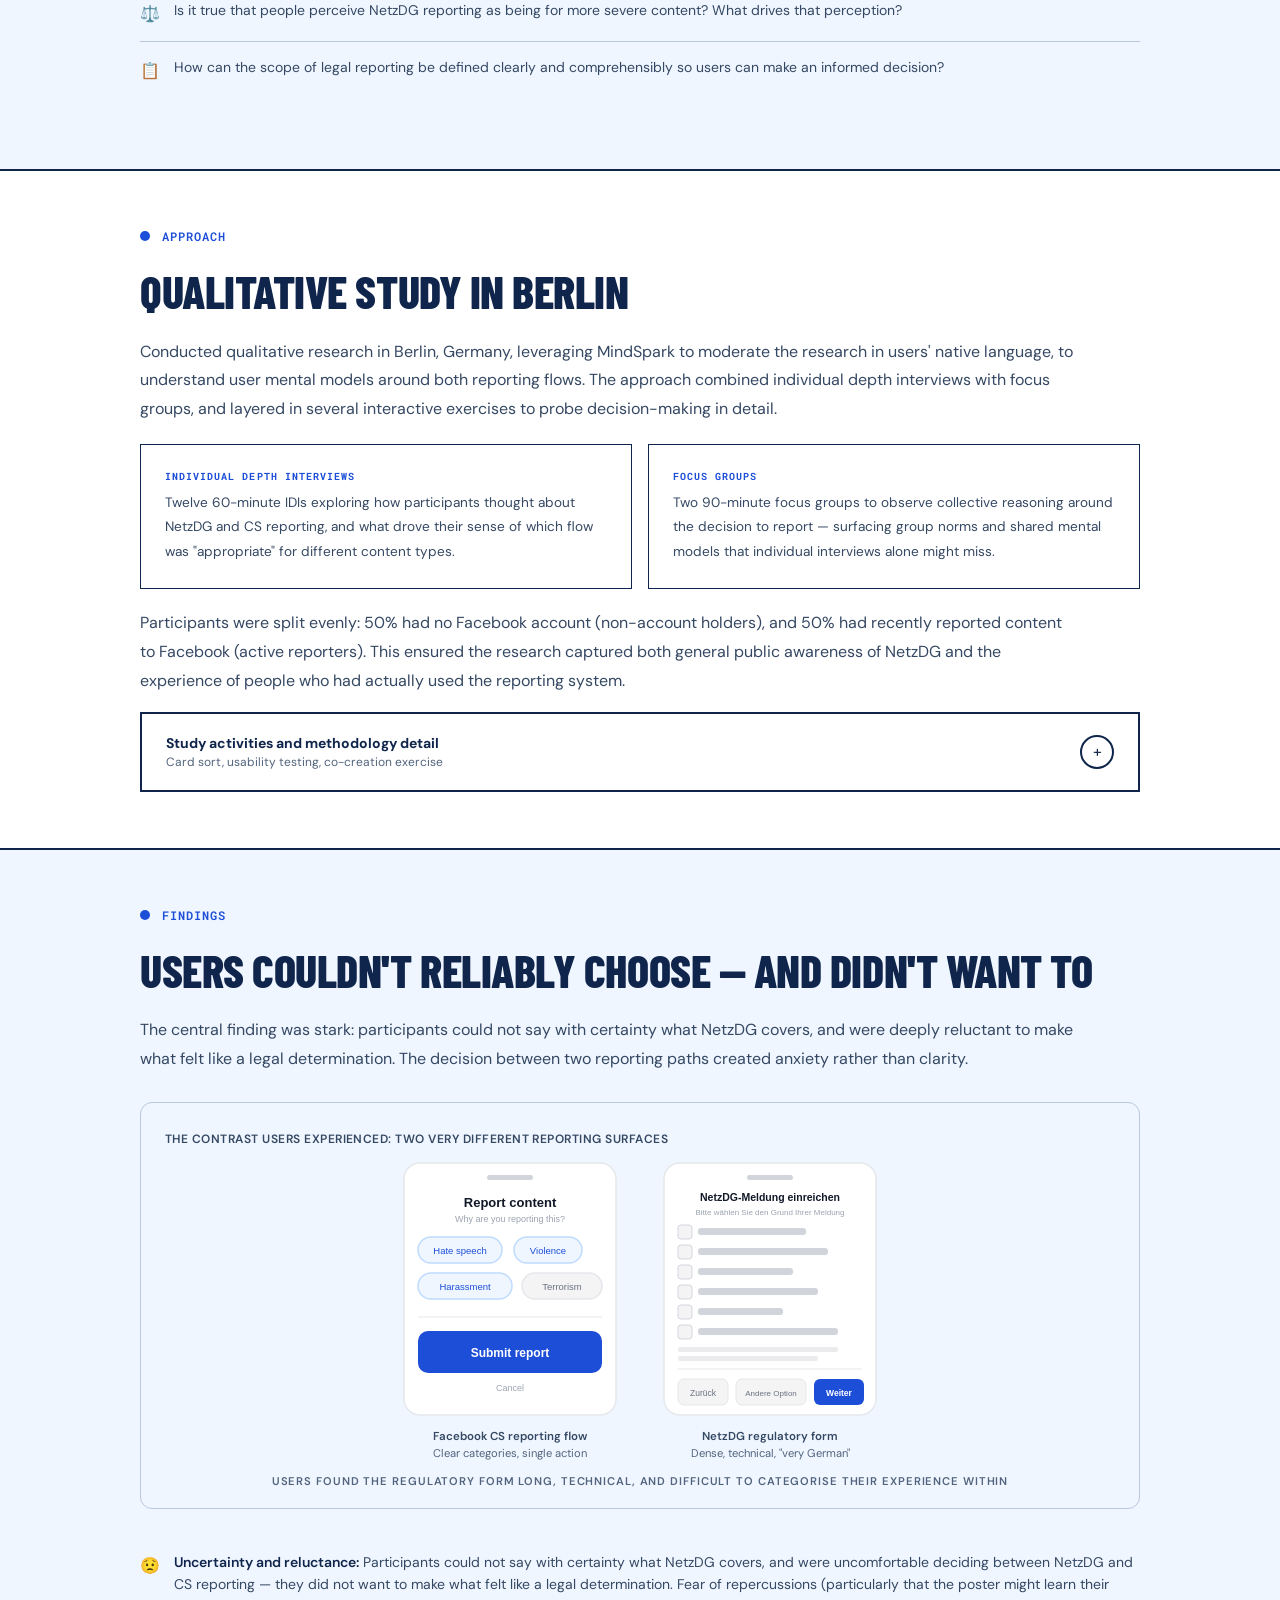
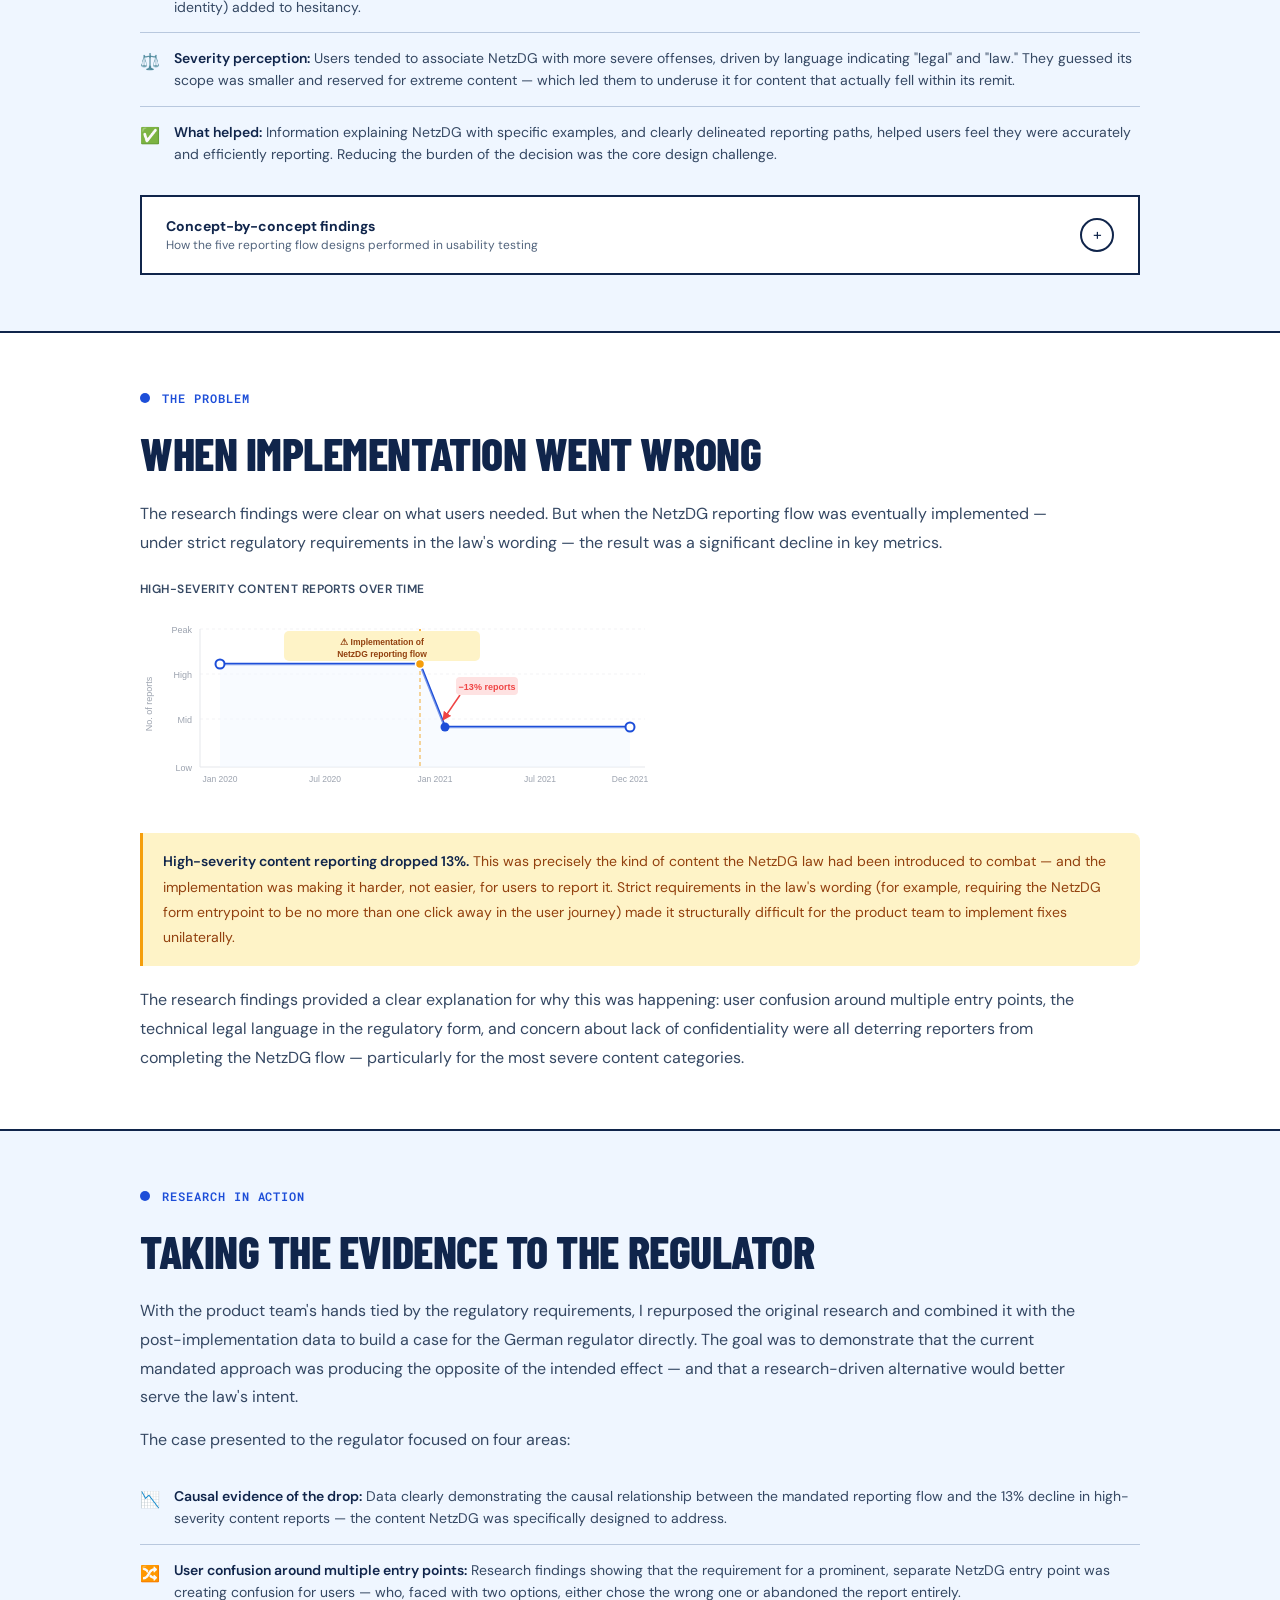
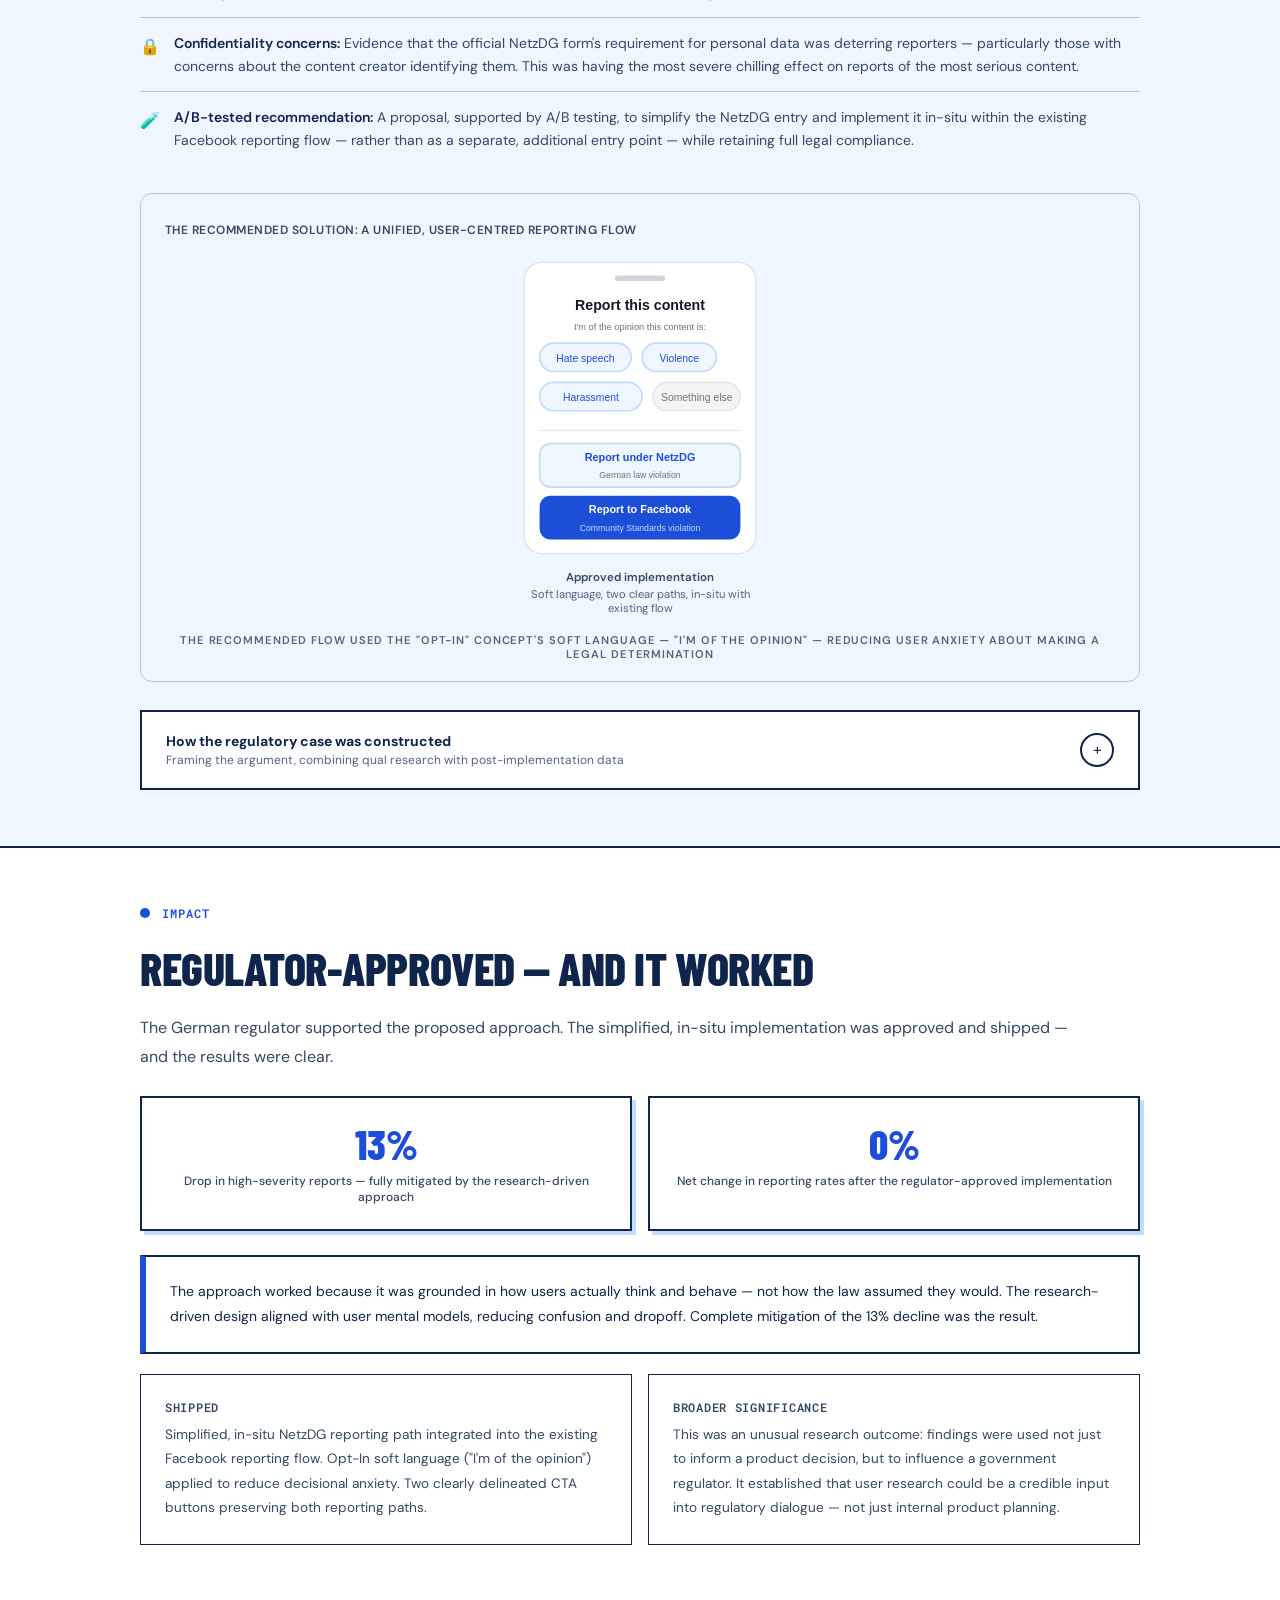
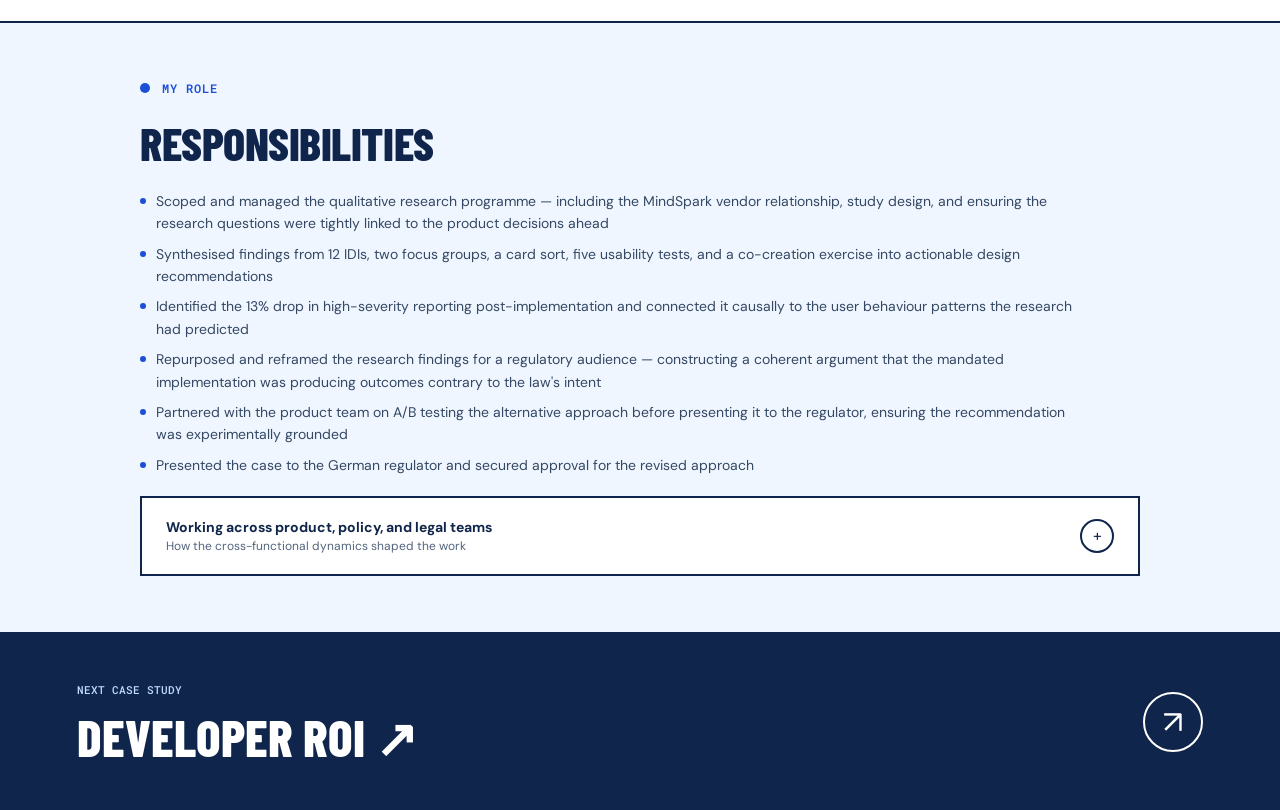
<file: case-study-3.html>
<!DOCTYPE html>
<html lang="en">
<head>
  <meta charset="UTF-8" />
  <meta name="viewport" content="width=device-width, initial-scale=1.0" />
  <title>NetzDG Legal Reporting — Bryan Carroll</title>
  <link rel="preconnect" href="https://fonts.googleapis.com" />
  <link rel="preconnect" href="https://fonts.gstatic.com" crossorigin />
  <link href="https://fonts.googleapis.com/css2?family=Barlow+Condensed:wght@700;800;900&amp;family=DM+Sans:wght@400;500;600;700&amp;family=Roboto+Mono:wght@400;500;600&amp;display=swap" rel="stylesheet" />
  <style>
    *, *::before, *::after { box-sizing: border-box; margin: 0; padding: 0; }

    :root {
      --bg:           #FAFAFA;
      --bg-2:         #F4F4F5;
      --bg-3:         #EBEBED;
      --text-1:       #111827;
      --text-2:       #4B5563;
      --text-3:       #9CA3AF;
      --accent:       #1D4ED8;
      --accent-light: #EFF6FF;
      --accent-mid:   #BFDBFE;
      --border:       #E5E7EB;
      --nav-w:        260px;
      --serif:        'DM Serif Display', Georgia, serif;
      --sans:         'Inter', system-ui, sans-serif;
      --radius:       12px;
      --transition:   0.2s ease;
    }

    html { scroll-behavior: smooth; }

    body {
      font-family: var(--sans);
      background: var(--bg);
      color: var(--text-1);
      display: flex;
      min-height: 100vh;
    }

    /* ── SIDEBAR ─────────────────────────────────── */
    nav#sidebar {
      position: fixed; top: 0; left: 0;
      width: var(--nav-w); height: 100vh;
      background: #fff; border-right: 1px solid var(--border);
      display: flex; flex-direction: column;
      padding: 48px 32px; z-index: 100; gap: 0;
    }
    .nav-identity { margin-bottom: 48px; }
    .nav-identity .role {
      font-size: 0.75rem; font-weight: 500; letter-spacing: 0.08em;
      text-transform: uppercase; color: var(--text-3); margin-top: 6px;
    }
    .nav-section-label {
      font-size: 0.65rem; font-weight: 600; letter-spacing: 0.12em;
      text-transform: uppercase; color: var(--text-3); margin-bottom: 12px;
    }
    .nav-links { list-style: none; margin-bottom: 36px; }
    .nav-links li + li { margin-top: 2px; }
    .nav-links a {
      display: block; font-size: 0.875rem; font-weight: 400;
      color: var(--text-2); text-decoration: none;
      padding: 7px 12px; border-radius: 8px;
      transition: background var(--transition), color var(--transition);
    }
    .nav-links a:hover, .nav-links a.active { background: var(--accent-light); color: var(--accent); }
    .nav-links a.active { font-weight: 500; }
    .nav-divider { height: 1px; background: var(--border); margin-bottom: 36px; }
    .nav-footer { margin-top: auto; display: flex; flex-direction: column; gap: 12px; }
    .nav-footer a { font-size: 0.8rem; color: var(--text-3); text-decoration: none; transition: color var(--transition); }
    .nav-footer a:hover { color: var(--accent); }

    /* ── MAIN ────────────────────────────────────── */
    main { margin-left: var(--nav-w); flex: 1; max-width: 900px; padding: 80px 64px 120px; }

    /* ── TYPOGRAPHY ──────────────────────────────── */
    h2 { font-family: var(--serif); font-size: clamp(1.75rem, 3vw, 2.25rem); line-height: 1.2; color: var(--text-1); margin-bottom: 20px; }
    h3 { font-size: 1rem; font-weight: 600; color: var(--text-1); margin-bottom: 10px; }
    p { font-size: 0.9375rem; line-height: 1.75; color: var(--text-2); }
    p + p { margin-top: 14px; }
    strong { color: var(--text-1); font-weight: 600; }

    /* ── BACK LINK ───────────────────────────────── */
    .back-link {
      display: inline-flex; align-items: center; gap: 6px;
      font-size: 0.8rem; color: var(--text-3); text-decoration: none;
      margin-bottom: 32px; transition: color var(--transition);
    }
    .back-link:hover { color: var(--accent); }

    /* ── CASE HERO ───────────────────────────────── */
    .case-hero {
      background: var(--bg-2);
      border: 1px solid var(--border);
      border-radius: var(--radius);
      padding: 48px 56px;
      display: grid; grid-template-columns: 1fr 220px;
      gap: 40px; align-items: center;
      margin-bottom: 0;
    }
    .company-tag {
      display: inline-block; font-size: 0.65rem; font-weight: 700;
      letter-spacing: 0.12em; text-transform: uppercase;
      color: var(--accent); background: var(--accent-light);
      padding: 4px 10px; border-radius: 999px; margin-bottom: 16px;
    }
    .method-pills { display: flex; flex-wrap: wrap; gap: 8px; margin-top: 16px; }
    .method-pill {
      font-size: 0.75rem; font-weight: 500;
      padding: 5px 12px; border-radius: 999px;
      border: 1px solid var(--border); color: var(--text-2);
    }

    /* ── CONTENT CARD ────────────────────────────── */
    .content-card {
      background: #fff;
      border: 1px solid var(--border);
      border-top: none;
      border-radius: 0 0 var(--radius) var(--radius);
      padding: 56px;
    }

    /* ── SECTION SPACING ─────────────────────────── */
    .case-section { margin-bottom: 48px; }
    .case-section:last-child { margin-bottom: 0; }
    .section-divider { height: 1px; background: var(--border); margin: 48px 0; }

    .section-eyebrow {
      font-size: 0.65rem; font-weight: 700; letter-spacing: 0.12em;
      text-transform: uppercase; color: var(--accent); margin-bottom: 10px;
    }

    /* ── HIGHLIGHT BOX ───────────────────────────── */
    .highlight-box {
      background: var(--accent-light);
      border-left: 3px solid var(--accent);
      border-radius: 0 8px 8px 0;
      padding: 16px 20px; margin: 20px 0;
    }
    .highlight-box p { color: var(--text-1); font-size: 0.875rem; }

    /* ── WARNING BOX ─────────────────────────────── */
    .warning-box {
      background: #FEF3C7;
      border-left: 3px solid #F59E0B;
      border-radius: 0 8px 8px 0;
      padding: 16px 20px; margin: 20px 0;
    }
    .warning-box p { color: #92400E; font-size: 0.875rem; }

    /* ── STAT ROW ────────────────────────────────── */
    .stat-row { display: grid; grid-template-columns: repeat(auto-fit, minmax(140px, 1fr)); gap: 16px; margin: 24px 0; }
    .stat-box { background: var(--bg-2); border-radius: 10px; padding: 20px; text-align: center; }
    .stat-number { font-family: var(--serif); font-size: 2rem; color: var(--text-1); line-height: 1; margin-bottom: 6px; }
    .stat-label { font-size: 0.75rem; color: var(--text-3); font-weight: 500; line-height: 1.3; }

    /* ── PHASE GRID ──────────────────────────────── */
    .phase-grid { display: grid; grid-template-columns: 1fr 1fr; gap: 16px; margin: 20px 0; }
    .phase-box { background: var(--bg-2); border-radius: 10px; padding: 20px 24px; }
    .phase-label { font-size: 0.65rem; font-weight: 700; letter-spacing: 0.1em; text-transform: uppercase; color: var(--accent); margin-bottom: 8px; }
    .phase-box p { font-size: 0.85rem; }

    /* ── FINDINGS LIST ───────────────────────────── */
    .findings-list { list-style: none; margin: 16px 0; }
    .findings-list li {
      padding: 14px 0; border-bottom: 1px solid var(--border);
      display: flex; gap: 14px; font-size: 0.875rem; color: var(--text-2); line-height: 1.6;
    }
    .findings-list li:last-child { border-bottom: none; }
    .find-icon { font-size: 1rem; flex-shrink: 0; margin-top: 2px; }

    /* ── OUTCOME GRID ────────────────────────────── */
    .outcome-grid { display: grid; grid-template-columns: 1fr 1fr; gap: 16px; margin: 20px 0; }
    .outcome-box { border: 1px solid var(--border); border-radius: 10px; padding: 20px 24px; }
    .outcome-title { font-size: 0.75rem; font-weight: 600; letter-spacing: 0.06em; text-transform: uppercase; color: var(--text-2); margin-bottom: 8px; }
    .outcome-box p { font-size: 0.85rem; }

    /* ── ROLE LIST ───────────────────────────────── */
    .role-list { margin: 16px 0; display: flex; flex-direction: column; gap: 8px; }
    .role-item { display: flex; gap: 10px; align-items: flex-start; font-size: 0.875rem; color: var(--text-2); line-height: 1.6; }
    .role-dot { width: 6px; height: 6px; border-radius: 50%; background: var(--accent); flex-shrink: 0; margin-top: 8px; }

    /* ── ACCORDION ───────────────────────────────── */
    .accordion { border: 1px solid var(--border); border-radius: 10px; margin-top: 16px; overflow: hidden; }
    .accordion + .accordion { margin-top: 10px; }

    .accordion-trigger {
      width: 100%; display: flex; align-items: center; justify-content: space-between;
      gap: 16px; padding: 16px 20px; background: var(--bg-2);
      border: none; cursor: pointer; text-align: left;
      transition: background var(--transition);
    }
    .accordion-trigger:hover { background: var(--bg-3); }
    .accordion-trigger[aria-expanded="true"] { background: var(--accent-light); }

    .accordion-label {
      font-size: 0.825rem; font-weight: 500; color: var(--text-1);
    }
    .accordion-sublabel {
      font-size: 0.75rem; color: var(--text-3); margin-top: 2px;
    }
    .accordion-text { flex: 1; }

    .accordion-icon {
      width: 26px; height: 26px; border-radius: 50%;
      border: 1.5px solid var(--border); background: #fff;
      display: flex; align-items: center; justify-content: center;
      font-size: 1rem; line-height: 1; flex-shrink: 0; color: var(--text-2);
      transition: transform 0.25s ease, background var(--transition), border-color var(--transition), color var(--transition);
    }
    .accordion-trigger[aria-expanded="true"] .accordion-icon {
      transform: rotate(45deg);
      background: var(--accent-light); border-color: var(--accent); color: var(--accent);
    }

    .accordion-body {
      max-height: 0; overflow: hidden;
      transition: max-height 0.35s ease;
    }
    .accordion-body-inner { padding: 24px 20px; border-top: 1px solid var(--border); }
    .accordion-body-inner p { font-size: 0.875rem; }
    .accordion-body-inner p + p { margin-top: 12px; }

    /* ── CHART WRAP ──────────────────────────────── */
    .chart-wrap { margin: 24px 0; }
    .chart-title { font-size: 0.75rem; font-weight: 600; color: var(--text-2); margin-bottom: 12px; letter-spacing: 0.04em; text-transform: uppercase; }

    /* ── DETAIL TABLE ────────────────────────────── */
    .detail-table { width: 100%; border-collapse: collapse; font-size: 0.825rem; margin-top: 12px; }
    .detail-table th { text-align: left; font-size: 0.65rem; font-weight: 700; letter-spacing: 0.1em; text-transform: uppercase; color: var(--text-3); padding: 8px 12px; border-bottom: 1px solid var(--border); }
    .detail-table td { padding: 10px 12px; border-bottom: 1px solid var(--border); color: var(--text-2); vertical-align: top; line-height: 1.5; }
    .detail-table tr:last-child td { border-bottom: none; }
    .detail-table td:first-child { font-weight: 500; color: var(--text-1); white-space: nowrap; }

    /* ── INLINE TAG ──────────────────────────────── */
    .inline-tag {
      display: inline-block; font-size: 0.7rem; font-weight: 500;
      padding: 2px 8px; border-radius: 999px;
      background: var(--bg-2); color: var(--text-2);
      margin: 2px;
    }

    /* ── MOCKUP CONTAINER ────────────────────────── */
    .mockup-wrap {
      margin: 28px 0;
      background: var(--bg-2);
      border: 1px solid var(--border);
      border-radius: 12px;
      padding: 28px 24px 20px;
    }
    .mockup-caption {
      font-size: 0.7rem; font-weight: 600; letter-spacing: 0.08em;
      text-transform: uppercase; color: var(--text-3);
      text-align: center; margin-top: 14px;
    }
    .mockup-pair {
      display: flex; gap: 20px; justify-content: center; align-items: flex-start;
    }
    .mockup-item { flex: 1; max-width: 240px; text-align: center; }
    .mockup-item-label {
      font-size: 0.72rem; font-weight: 600; color: var(--text-2);
      margin-top: 10px;
    }
    .mockup-item-sublabel {
      font-size: 0.7rem; color: var(--text-3); margin-top: 2px;
    }

    /* ── ANALYSIS NOTE ───────────────────────────── */
    .analysis-note {
      background: var(--bg-2); border-radius: 8px; padding: 14px 16px; margin-top: 14px;
    }
    .analysis-note p { font-size: 0.825rem; }

    /* ══════════════════════════════════════════════════
       HAMBURGER BUTTON
    ══════════════════════════════════════════════════ */
    .mobile-topbar {
      display: none;
      position: fixed; top: 0; left: 0; right: 0; z-index: 300;
      height: 56px;
      background: #fff; border-bottom: 1px solid var(--border);
      align-items: center; gap: 12px;
      padding: 0 16px;
    }
    .mobile-topbar-name {
      font-family: var(--serif);
      font-size: 1rem;
      color: var(--text-1);
    }

    .hamburger {
      display: flex;
      flex-direction: column; justify-content: center; align-items: center; gap: 5px;
      width: 36px; height: 36px; flex-shrink: 0;
      background: var(--bg-2); border: 1px solid var(--border);
      border-radius: 8px; cursor: pointer; padding: 0;
    }
    .hamburger span {
      display: block; width: 18px; height: 2px;
      background: var(--text-1); border-radius: 2px;
      transition: transform 0.25s ease, opacity 0.2s ease;
    }
    .hamburger.open span:nth-child(1) { transform: translateY(7px) rotate(45deg); }
    .hamburger.open span:nth-child(2) { opacity: 0; transform: scaleX(0); }
    .hamburger.open span:nth-child(3) { transform: translateY(-7px) rotate(-45deg); }

    .nav-backdrop {
      display: none; position: fixed; inset: 0;
      background: rgba(0,0,0,0.25); z-index: 150;
      opacity: 0; transition: opacity 0.3s ease; pointer-events: none;
    }
    .nav-backdrop.visible { opacity: 1; pointer-events: all; }

    /* ══════════════════════════════════════════════════
       RESPONSIVE — SHARED (≤768px)
    ══════════════════════════════════════════════════ */
    @media (max-width: 768px) {
      .mobile-topbar { display: flex; }
      .nav-backdrop { display: block; }

      nav#sidebar {
        transform: translateX(-100%);
        transition: transform 0.3s ease;
        z-index: 200;
      }
      nav#sidebar.open {
        transform: translateX(0);
        box-shadow: 4px 0 32px rgba(0,0,0,0.15);
      }

      main {
        margin-left: 0 !important;
        padding: 80px 20px 80px;
        max-width: 100%;
      }

      h2 { font-size: clamp(1.4rem, 6vw, 2rem); }
      p  { font-size: 0.9rem; }
    }

    @media (max-width: 768px) {
      .case-hero {
        grid-template-columns: 1fr;
        padding: 32px 28px;
        gap: 0;
      }
      .case-hero > svg,
      .case-hero > div:last-child { display: none; }
      .method-pills { gap: 6px; }
      .method-pill { font-size: 0.7rem; padding: 4px 10px; }
      .content-card { padding: 32px 20px; }
      .phase-grid { grid-template-columns: 1fr; }
      .outcome-grid { grid-template-columns: 1fr; }
      .stat-row { grid-template-columns: repeat(auto-fit, minmax(120px, 1fr)); }
      .stat-number { font-size: 1.6rem; }
      .accordion-trigger { padding: 14px 16px; }
      .back-link { margin-bottom: 20px; }
      .mockup-pair { flex-direction: column; align-items: center; }
      .accordion-body-inner { overflow-x: auto; }
      .detail-table { min-width: 480px; }
    }

    /* ── PASSWORD GATE ───────────────────────────────── */
    #pw-gate {
      position: fixed;
      inset: 0;
      background: rgba(0,0,0,0.45);
      z-index: 9999;
      display: flex;
      align-items: center;
      justify-content: center;
    }
    #pw-gate .gate-card {
      background: #fff;
      border: 1px solid var(--border);
      border-radius: var(--radius);
      padding: 48px 40px;
      width: 100%;
      max-width: 400px;
      text-align: center;
      box-shadow: 0 8px 40px rgba(0,0,0,0.14);
    }
    .gate-lock-icon {
      display: flex;
      justify-content: center;
      margin-bottom: 20px;
    }
    .gate-title {
      font-family: var(--serif);
      font-size: 1.4rem;
      color: var(--text-1);
      margin-bottom: 12px;
    }
    .gate-body-text {
      font-size: 0.875rem;
      color: var(--text-2);
      line-height: 1.65;
      margin-bottom: 28px;
    }
    #pw-gate label {
      display: block;
      font-size: 0.75rem;
      font-weight: 600;
      letter-spacing: 0.08em;
      text-transform: uppercase;
      color: var(--text-2);
      margin-bottom: 10px;
      text-align: left;
    }
    #pw-gate input[type="password"] {
      width: 100%;
      padding: 10px 14px;
      border: 1px solid var(--border);
      border-radius: 8px;
      font-family: var(--sans);
      font-size: 0.9rem;
      color: var(--text-1);
      background: var(--bg);
      outline: none;
      transition: border-color var(--transition);
      margin-bottom: 16px;
    }
    #pw-gate input[type="password"]:focus {
      border-color: var(--accent);
    }
    #pw-gate button {
      width: 100%;
      padding: 11px;
      background: var(--accent);
      color: #fff;
      border: none;
      border-radius: 8px;
      font-family: var(--sans);
      font-size: 0.875rem;
      font-weight: 500;
      cursor: pointer;
      transition: opacity var(--transition);
    }
    #pw-gate button:hover { opacity: 0.88; }
    #pw-gate .gate-error {
      font-size: 0.8rem;
      color: #DC2626;
      margin-top: 10px;
      min-height: 1.2em;
    }
  </style>
  <link rel="stylesheet" href="site.css" />
  <script src="site.js" defer></script>
</head>
<body class="case-page">

  <!-- Password gate -->
  <div id="pw-gate" role="dialog" aria-modal="true" aria-labelledby="pw-gate-title">
    <div class="gate-card">
      <div class="gate-lock-icon">
        <svg width="44" height="44" viewBox="0 0 24 24" fill="none" xmlns="http://www.w3.org/2000/svg" aria-hidden="true">
          <rect x="4.5" y="10.5" width="15" height="11" rx="2" fill="#1D4ED8"/>
          <path d="M8 10.5V7a4 4 0 0 1 8 0v3.5" stroke="#1D4ED8" stroke-width="2" stroke-linecap="round"/>
          <circle cx="12" cy="16" r="1.5" fill="#fff"/>
        </svg>
      </div>
      <div class="gate-title" id="pw-gate-title">This case study is protected</div>
      <div class="gate-body-text">This content is shared selectively with recruiters and hiring managers. Please enter the password to continue.</div>
      <label for="pw-input">Password</label>
      <input type="password" id="pw-input" placeholder="Enter password" autocomplete="current-password" />
      <button id="pw-submit">Continue</button>
      <div class="gate-error" id="pw-error"></div>
    </div>
  </div>

  <!-- Mobile top bar -->
  <a class="skip-link" href="#main-content">Skip to content</a>
  <header class="site-header">
    <a class="site-brand" href="index.html" aria-label="Bryan Carroll, home">
      <span class="brand-mark" aria-hidden="true">BC</span>
      <span><span class="brand-name">Bryan Carroll</span><span class="brand-role">User Research &amp; Insights</span></span>
    </a>
    <nav class="desktop-nav" aria-label="Main navigation">
      <details class="work-menu">
        <summary>Work</summary>
        <ul class="work-dropdown">
          <li><a href="index.html#work">All case studies</a></li>
          <li><a href="case-study-1.html">Business Verification</a></li>
          <li><a href="case-study-2.html">Integrity Measurement</a></li>
          <li><a href="case-study-3.html" aria-current="page">NetzDG Reporting</a></li>
          <li><a href="case-study-4.html">Developer ROI</a></li>
          <li><a href="case-study-5.html">Developer Funnel</a></li>
        </ul>
      </details>
      <a href="index.html#about">About me</a>
      <a href="index.html#resume">Résumé</a>
      <a class="nav-contact" href="index.html#contact">Contact ↗</a>
    </nav>
    <button class="hamburger" aria-label="Open navigation" aria-expanded="false" aria-controls="sidebar">
      <span></span><span></span><span></span>
    </button>
  </header>
  <div class="nav-backdrop" aria-hidden="true"></div>

  <nav id="sidebar" aria-label="Mobile navigation" inert>
    <div class="nav-identity">
      <a href="index.html" style="font-family:var(--serif);font-size:1.25rem;color:var(--text-1);text-decoration:none;line-height:1.2;display:block;">Bryan Carroll</a>
      <div class="role">User Research &amp; Insights</div>
    </div>
    <div class="nav-section-label">Work</div>
    <ul class="nav-links">
      <li><a href="index.html#work">All case studies</a></li>
      <li><a href="case-study-1.html">Business Verification</a></li>
      <li><a href="case-study-2.html">Integrity Measurement</a></li>
      <li><a href="case-study-3.html" class="active">NetzDG Reporting</a></li>
      <li><a href="case-study-4.html">Developer ROI</a></li>
      <li><a href="case-study-5.html">Developer Funnel</a></li>
    </ul>
    <div class="nav-divider"></div>
    <div class="nav-section-label">About</div>
    <ul class="nav-links">
      <li><a href="index.html#about">About me</a></li>
      <li><a href="index.html#resume">Résumé</a></li>
      <li><a href="index.html#contact">Contact</a></li>
    </ul>
    <div class="nav-footer">
      <a href="mailto:bryan@carroll-parker.me">bryan@carroll-parker.me</a>
    </div>
  </nav>

  <main id="main-content" tabindex="-1">
    <a class="back-link" href="index.html">← Back to work</a>

    <!-- HERO -->
    <div class="case-hero">
      <div>
        <span class="company-tag">Meta · Policy &amp; Integrity</span>
        <h1>NetzDG Legal<br>Content Reporting</h1>
        <p style="font-size:0.9rem;color:var(--text-2);line-height:1.65;max-width:440px">Qualitative research into user mental models around Germany's NetzDG law — and data-driven advocacy to a government regulator when a mandated implementation caused a 13% drop in high-severity content reporting.</p>
        <div class="method-pills">
          <span class="method-pill">Individual Depth Interviews</span>
          <span class="method-pill">Focus Groups</span>
          <span class="method-pill">Card Sort</span>
          <span class="method-pill">Usability Testing</span>
          <span class="method-pill">Co-creation</span>
          <span class="method-pill">A/B Testing</span>
          <span class="method-pill">Regulatory Advocacy</span>
        </div>
      </div>
      <!-- Hero SVG: line chart showing metric drop and recovery -->
      <svg viewBox="0 0 200 180" fill="none" xmlns="http://www.w3.org/2000/svg" aria-hidden="true">
        <line x1="20" y1="155" x2="185" y2="155" stroke="#D1D5DB" stroke-width="1"/>
        <line x1="20" y1="115" x2="185" y2="115" stroke="#E5E7EB" stroke-width="0.5" stroke-dasharray="3 3"/>
        <line x1="20" y1="75"  x2="185" y2="75"  stroke="#E5E7EB" stroke-width="0.5" stroke-dasharray="3 3"/>
        <line x1="20" y1="35"  x2="185" y2="35"  stroke="#E5E7EB" stroke-width="0.5" stroke-dasharray="3 3"/>
        <!-- Line: flat, then drops, then flat at lower level -->
        <polyline
          points="20,55 95,55 108,118 185,118"
          fill="none" stroke="#BFDBFE" stroke-width="2.5"
          stroke-linejoin="round" stroke-linecap="round"/>
        <!-- Drop zone shading -->
        <polygon points="20,55 95,55 108,118 185,118 185,155 20,155"
          fill="#EFF6FF" opacity="0.6"/>
        <!-- Drop indicator -->
        <line x1="101" y1="35" x2="101" y2="155" stroke="#F59E0B" stroke-width="1.5" stroke-dasharray="4 3"/>
        <!-- Recovery line (after advocacy) -->
        <polyline
          points="108,118 185,55"
          fill="none" stroke="#1D4ED8" stroke-width="2" stroke-dasharray="5 3"
          stroke-linejoin="round" stroke-linecap="round"/>
        <!-- Data point dots -->
        <circle cx="20"  cy="55"  r="3.5" fill="#BFDBFE"/>
        <circle cx="95"  cy="55"  r="3.5" fill="#BFDBFE"/>
        <circle cx="108" cy="118" r="3.5" fill="#F59E0B"/>
        <circle cx="185" cy="55"  r="3.5" fill="#1D4ED8"/>
        <!-- Legend -->
        <circle cx="28" cy="18" r="3.5" fill="#BFDBFE"/>
        <text x="36" y="22" font-size="8" fill="#9CA3AF" font-family="Inter,sans-serif">Before</text>
        <line x1="95" y1="18" x2="107" y2="18" stroke="#1D4ED8" stroke-width="2" stroke-dasharray="4 2"/>
        <text x="112" y="22" font-size="8" fill="#9CA3AF" font-family="Inter,sans-serif">Mitigated</text>
      </svg>
    </div>

    <div class="content-card">

      <!-- CONTEXT -->
      <div class="case-section">
        <div class="section-eyebrow">Context</div>
        <h3>A Law, Two Reporting Flows, and a Difficult Choice</h3>
        <p>Germany's <strong>Netzwerkdurchsetzungsgesetz (NetzDG)</strong> law required Facebook to introduce a dedicated legal reporting flow for specific categories of harmful content, sitting alongside the existing Community Standards (CS) reporting flow. This created an unusual product challenge: users reporting objectionable content now had to decide, in the moment, whether to route their report through German law or through Facebook's own rules.</p>
        <p>The research question was deceptively simple: did users understand the difference, and could they reliably make that choice?</p>

        <div class="stat-row">
          <div class="stat-box">
            <div class="stat-number">2</div>
            <div class="stat-label">Parallel reporting<br>flows to navigate</div>
          </div>
          <div class="stat-box">
            <div class="stat-number">12</div>
            <div class="stat-label">Individual depth<br>interviews conducted</div>
          </div>
          <div class="stat-box">
            <div class="stat-number">5</div>
            <div class="stat-label">Design concepts<br>tested with users</div>
          </div>
        </div>

        <div class="highlight-box">
          <p>What began as a generative study to inform design became critical evidence in a direct regulatory conversation — ultimately changing how the law was implemented on the platform.</p>
        </div>
      </div>

      <div class="section-divider"></div>

      <!-- RESEARCH GOALS -->
      <div class="case-section section-tint">
        <div class="section-eyebrow">Research Goals</div>
        <h3>Key Questions</h3>
        <ul class="findings-list">
          <li><span class="find-icon">🎯</span><span>What leads people to report a post via legal (NetzDG) reporting versus Community Standards reporting — and what drives that choice?</span></li>
          <li><span class="find-icon">⚖️</span><span>Is it true that people perceive NetzDG reporting as being for more severe content? What drives that perception?</span></li>
          <li><span class="find-icon">📋</span><span>How can the scope of legal reporting be defined clearly and comprehensibly so users can make an informed decision?</span></li>
        </ul>
      </div>

      <div class="section-divider"></div>

      <!-- APPROACH -->
      <div class="case-section">
        <div class="section-eyebrow">Approach</div>
        <h3>Qualitative Study in Berlin</h3>
        <p>Conducted qualitative research in Berlin, Germany, leveraging MindSpark to moderate the research in users' native language, to understand user mental models around both reporting flows. The approach combined individual depth interviews with focus groups, and layered in several interactive exercises to probe decision-making in detail.</p>

        <div class="phase-grid">
          <div class="phase-box">
            <div class="phase-label">Individual Depth Interviews</div>
            <p>Twelve 60-minute IDIs exploring how participants thought about NetzDG and CS reporting, and what drove their sense of which flow was "appropriate" for different content types.</p>
          </div>
          <div class="phase-box">
            <div class="phase-label">Focus Groups</div>
            <p>Two 90-minute focus groups to observe collective reasoning around the decision to report — surfacing group norms and shared mental models that individual interviews alone might miss.</p>
          </div>
        </div>

        <p style="margin-top:16px">Participants were split evenly: 50% had no Facebook account (non-account holders), and 50% had recently reported content to Facebook (active reporters). This ensured the research captured both general public awareness of NetzDG and the experience of people who had actually used the reporting system.</p>

        <!-- ACCORDION: Study activities detail -->
        <div class="accordion">
          <button class="accordion-trigger" aria-expanded="false">
            <div class="accordion-text">
              <div class="accordion-label">Study activities and methodology detail</div>
              <div class="accordion-sublabel">Card sort, usability testing, co-creation exercise</div>
            </div>
            <div class="accordion-icon">+</div>
          </button>
          <div class="accordion-body">
            <div class="accordion-body-inner">
              <table class="detail-table">
                <thead>
                  <tr><th>Activity</th><th>Purpose &amp; Design</th></tr>
                </thead>
                <tbody>
                  <tr>
                    <td>Closed card sort</td>
                    <td>Participants classified types of reported content by perceived severity and allocated them to either NetzDG or Community Standards. This directly tested whether users could reliably distinguish the two — and surfaced the heuristics they were relying on when they couldn't.</td>
                  </tr>
                  <tr>
                    <td>Usability testing — 5 concepts</td>
                    <td>Five distinct reporting flow concepts were tested: <strong>Current/Recommended Actions</strong> (control), <strong>Subtext</strong> (contextual info below options), <strong>Q&amp;A</strong> (guided decision tree), <strong>Chevron Split</strong> (diverging paths), and <strong>Opt-In</strong> (soft-language NetzDG entry). Each was designed to test a different hypothesis about how to reduce decisional burden.</td>
                  </tr>
                  <tr>
                    <td>Co-creation exercise</td>
                    <td>Participants worked to design their "ideal" reporting solution from scratch, unconstrained by the existing concepts. This surfaced needs and preferences that none of the pre-built concepts had fully addressed — particularly around language and uncertainty.</td>
                  </tr>
                </tbody>
              </table>
              <div class="analysis-note" style="margin-top: 16px">
                <p><strong>Participant split rationale:</strong> Including non-account holders was a deliberate choice. NetzDG as a law applies to German residents regardless of whether they use Facebook — and understanding public awareness of the law (not just active user awareness) was important context for how the reporting flow should be framed and labelled.</p>
              </div>
            </div>
          </div>
        </div>
      </div>

      <div class="section-divider"></div>

      <!-- FINDINGS -->
      <div class="case-section section-tint">
        <div class="section-eyebrow">Findings</div>
        <h3>Users Couldn't Reliably Choose — and Didn't Want To</h3>
        <p>The central finding was stark: participants could not say with certainty what NetzDG covers, and were deeply reluctant to make what felt like a legal determination. The decision between two reporting paths created anxiety rather than clarity.</p>

        <!-- IMAGE 1: Two bottom sheets -->
        <div class="mockup-wrap">
          <div class="chart-title">The contrast users experienced: two very different reporting surfaces</div>
          <div class="mockup-pair">
            <div class="mockup-item">
              <!-- Simple bottom sheet (Facebook CS flow) -->
              <svg viewBox="0 0 220 260" xmlns="http://www.w3.org/2000/svg" style="width:100%;max-width:220px;display:block;margin:0 auto" aria-label="Simple Facebook reporting flow: clean with few options and a clear submit button">
                <!-- Sheet background -->
                <rect x="4" y="4" width="212" height="252" rx="16" fill="#fff" stroke="#E5E7EB" stroke-width="1.5"/>
                <!-- Handle bar -->
                <rect x="87" y="16" width="46" height="5" rx="2.5" fill="#D1D5DB"/>
                <!-- Title -->
                <text x="110" y="48" text-anchor="middle" font-size="13" font-weight="600" fill="#111827" font-family="Inter,sans-serif">Report content</text>
                <text x="110" y="63" text-anchor="middle" font-size="9" fill="#9CA3AF" font-family="Inter,sans-serif">Why are you reporting this?</text>
                <!-- Category pills (3, simple) -->
                <rect x="18" y="78" width="84" height="26" rx="13" fill="#EFF6FF" stroke="#BFDBFE" stroke-width="1.5"/>
                <text x="60" y="95" text-anchor="middle" font-size="9.5" fill="#1D4ED8" font-weight="500" font-family="Inter,sans-serif">Hate speech</text>
                <rect x="114" y="78" width="68" height="26" rx="13" fill="#EFF6FF" stroke="#BFDBFE" stroke-width="1.5"/>
                <text x="148" y="95" text-anchor="middle" font-size="9.5" fill="#1D4ED8" font-weight="500" font-family="Inter,sans-serif">Violence</text>
                <rect x="18" y="114" width="94" height="26" rx="13" fill="#EFF6FF" stroke="#BFDBFE" stroke-width="1.5"/>
                <text x="65" y="131" text-anchor="middle" font-size="9.5" fill="#1D4ED8" font-weight="500" font-family="Inter,sans-serif">Harassment</text>
                <rect x="122" y="114" width="80" height="26" rx="13" fill="#F4F4F5" stroke="#E5E7EB" stroke-width="1.5"/>
                <text x="162" y="131" text-anchor="middle" font-size="9.5" fill="#6B7280" font-weight="500" font-family="Inter,sans-serif">Terrorism</text>
                <!-- Spacer / separator -->
                <line x1="18" y1="158" x2="202" y2="158" stroke="#E5E7EB" stroke-width="1"/>
                <!-- Large CTA button -->
                <rect x="18" y="172" width="184" height="42" rx="10" fill="#1D4ED8"/>
                <text x="110" y="198" text-anchor="middle" font-size="12" font-weight="600" fill="#fff" font-family="Inter,sans-serif">Submit report</text>
                <!-- Small secondary link -->
                <text x="110" y="232" text-anchor="middle" font-size="9" fill="#9CA3AF" font-family="Inter,sans-serif">Cancel</text>
              </svg>
              <div class="mockup-item-label">Facebook CS reporting flow</div>
              <div class="mockup-item-sublabel">Clear categories, single action</div>
            </div>

            <div class="mockup-item">
              <!-- Complex bottom sheet (NetzDG regulatory form) -->
              <svg viewBox="0 0 220 260" xmlns="http://www.w3.org/2000/svg" style="width:100%;max-width:220px;display:block;margin:0 auto" aria-label="Complex NetzDG regulatory form: dense, technical, with multiple small options and buttons">
                <!-- Sheet background -->
                <rect x="4" y="4" width="212" height="252" rx="16" fill="#fff" stroke="#E5E7EB" stroke-width="1.5"/>
                <!-- Handle bar -->
                <rect x="87" y="16" width="46" height="5" rx="2.5" fill="#D1D5DB"/>
                <!-- Title (smaller, denser) -->
                <text x="110" y="42" text-anchor="middle" font-size="10.5" font-weight="600" fill="#111827" font-family="Inter,sans-serif">NetzDG-Meldung einreichen</text>
                <text x="110" y="56" text-anchor="middle" font-size="8" fill="#9CA3AF" font-family="Inter,sans-serif">Bitte wählen Sie den Grund Ihrer Meldung</text>
                <!-- Dense list of small text options -->
                <rect x="18" y="66" width="14" height="14" rx="3" fill="#F4F4F5" stroke="#D1D5DB" stroke-width="1"/>
                <rect x="38" y="69" width="108" height="7" rx="3" fill="#D1D5DB"/>
                <rect x="18" y="86" width="14" height="14" rx="3" fill="#F4F4F5" stroke="#D1D5DB" stroke-width="1"/>
                <rect x="38" y="89" width="130" height="7" rx="3" fill="#D1D5DB"/>
                <rect x="18" y="106" width="14" height="14" rx="3" fill="#F4F4F5" stroke="#D1D5DB" stroke-width="1"/>
                <rect x="38" y="109" width="95" height="7" rx="3" fill="#D1D5DB"/>
                <rect x="18" y="126" width="14" height="14" rx="3" fill="#F4F4F5" stroke="#D1D5DB" stroke-width="1"/>
                <rect x="38" y="129" width="120" height="7" rx="3" fill="#D1D5DB"/>
                <rect x="18" y="146" width="14" height="14" rx="3" fill="#F4F4F5" stroke="#D1D5DB" stroke-width="1"/>
                <rect x="38" y="149" width="85" height="7" rx="3" fill="#D1D5DB"/>
                <rect x="18" y="166" width="14" height="14" rx="3" fill="#F4F4F5" stroke="#D1D5DB" stroke-width="1"/>
                <rect x="38" y="169" width="140" height="7" rx="3" fill="#D1D5DB"/>
                <!-- Small dense footnote text -->
                <rect x="18" y="188" width="160" height="5" rx="2" fill="#EBEBED"/>
                <rect x="18" y="197" width="140" height="5" rx="2" fill="#EBEBED"/>
                <!-- Separator -->
                <line x1="18" y1="210" x2="202" y2="210" stroke="#E5E7EB" stroke-width="1"/>
                <!-- Three small buttons at bottom -->
                <rect x="18" y="220" width="50" height="26" rx="6" fill="#F4F4F5" stroke="#E5E7EB" stroke-width="1"/>
                <text x="43" y="237" text-anchor="middle" font-size="8.5" fill="#6B7280" font-weight="500" font-family="Inter,sans-serif">Zurück</text>
                <rect x="76" y="220" width="70" height="26" rx="6" fill="#F4F4F5" stroke="#E5E7EB" stroke-width="1"/>
                <text x="111" y="237" text-anchor="middle" font-size="8" fill="#6B7280" font-weight="500" font-family="Inter,sans-serif">Andere Option</text>
                <rect x="154" y="220" width="50" height="26" rx="6" fill="#1D4ED8"/>
                <text x="179" y="237" text-anchor="middle" font-size="8.5" fill="#fff" font-weight="600" font-family="Inter,sans-serif">Weiter</text>
              </svg>
              <div class="mockup-item-label">NetzDG regulatory form</div>
              <div class="mockup-item-sublabel">Dense, technical, "very German"</div>
            </div>
          </div>
          <div class="mockup-caption">Users found the regulatory form long, technical, and difficult to categorise their experience within</div>
        </div>

        <ul class="findings-list">
          <li>
            <span class="find-icon">😟</span>
            <span><strong>Uncertainty and reluctance:</strong> Participants could not say with certainty what NetzDG covers, and were uncomfortable deciding between NetzDG and CS reporting — they did not want to make what felt like a legal determination. Fear of repercussions (particularly that the poster might learn their identity) added to hesitancy.</span>
          </li>
          <li>
            <span class="find-icon">⚖️</span>
            <span><strong>Severity perception:</strong> Users tended to associate NetzDG with more severe offenses, driven by language indicating "legal" and "law." They guessed its scope was smaller and reserved for extreme content — which led them to underuse it for content that actually fell within its remit.</span>
          </li>
          <li>
            <span class="find-icon">✅</span>
            <span><strong>What helped:</strong> Information explaining NetzDG with specific examples, and clearly delineated reporting paths, helped users feel they were accurately and efficiently reporting. Reducing the burden of the decision was the core design challenge.</span>
          </li>
        </ul>

        <!-- ACCORDION: Concept comparison detail -->
        <div class="accordion">
          <button class="accordion-trigger" aria-expanded="false">
            <div class="accordion-text">
              <div class="accordion-label">Concept-by-concept findings</div>
              <div class="accordion-sublabel">How the five reporting flow designs performed in usability testing</div>
            </div>
            <div class="accordion-icon">+</div>
          </button>
          <div class="accordion-body">
            <div class="accordion-body-inner">
              <table class="detail-table">
                <thead>
                  <tr><th>Concept</th><th>Performance &amp; User Response</th></tr>
                </thead>
                <tbody>
                  <tr>
                    <td>Opt-In</td>
                    <td><strong>Preferred by users who wanted to reduce decision burden.</strong> The soft phrasing "I'm of the opinion" gave users confidence to select the NetzDG option without feeling they were making a firm legal declaration. Lowered anxiety around commitment and repercussion.</td>
                  </tr>
                  <tr>
                    <td>Subtext</td>
                    <td><strong>Also preferred by users seeking lower decisional burden.</strong> Contextual explanatory text beneath each option helped users feel informed without having to navigate away, but only worked well when the explanation was concise and jargon-free.</td>
                  </tr>
                  <tr>
                    <td>Chevron Split</td>
                    <td><strong>Preferred by more confident reporters wanting a clear distinction.</strong> The visual divergence of paths made NetzDG vs. CS reporting feel genuinely different — but users who became uncertain later in the flow struggled to find a route back to Community Standards reporting.</td>
                  </tr>
                  <tr>
                    <td>Q&amp;A</td>
                    <td><strong>Also preferred by confident users, but shared the same loop-back problem.</strong> The guided decision-tree logic worked well for users who were certain of the content category, but penalised users who changed their mind partway through.</td>
                  </tr>
                  <tr>
                    <td>Current / Recommended Actions</td>
                    <td><strong>Control condition — baseline experience.</strong> Users struggled most with this design because no additional context was provided to guide their choice, leaving uncertainty unresolved.</td>
                  </tr>
                </tbody>
              </table>
              <div class="analysis-note" style="margin-top:16px">
                <p><strong>Design implication:</strong> The clearest recommendation from the study was to favour concepts that reduced decisional burden (Opt-In, Subtext) over those that created sharper divergence (Chevron Split, Q&amp;A). Users found it difficult to make confident legal determinations, and designs that acknowledged this uncertainty — rather than demanding resolution — consistently performed better.</p>
              </div>
            </div>
          </div>
        </div>
      </div>

      <div class="section-divider"></div>

      <!-- THE PROBLEM -->
      <div class="case-section">
        <div class="section-eyebrow">The Problem</div>
        <h3>When Implementation Went Wrong</h3>
        <p>The research findings were clear on what users needed. But when the NetzDG reporting flow was eventually implemented — under strict regulatory requirements in the law's wording — the result was a significant decline in key metrics.</p>

        <!-- IMAGE 2: Line chart showing drop -->
        <div class="chart-wrap">
          <div class="chart-title">High-severity content reports over time</div>
          <svg viewBox="0 0 520 200" xmlns="http://www.w3.org/2000/svg" style="width:100%;max-width:520px;display:block" aria-label="Line chart showing high-severity reports dropping 13% at the point of NetzDG implementation and remaining at lower level">
            <!-- Grid lines -->
            <line x1="60" y1="20"  x2="60"  y2="158" stroke="#E5E7EB" stroke-width="1"/>
            <line x1="60" y1="158" x2="505" y2="158" stroke="#E5E7EB" stroke-width="1"/>
            <line x1="60" y1="20"  x2="505" y2="20"  stroke="#E5E7EB" stroke-width="0.5" stroke-dasharray="3 3"/>
            <line x1="60" y1="65"  x2="505" y2="65"  stroke="#E5E7EB" stroke-width="0.5" stroke-dasharray="3 3"/>
            <line x1="60" y1="110" x2="505" y2="110" stroke="#E5E7EB" stroke-width="0.5" stroke-dasharray="3 3"/>
            <!-- Y-axis labels -->
            <text x="52" y="162" text-anchor="end" font-size="9" fill="#9CA3AF" font-family="Inter,sans-serif">Low</text>
            <text x="52" y="114" text-anchor="end" font-size="9" fill="#9CA3AF" font-family="Inter,sans-serif">Mid</text>
            <text x="52" y="69"  text-anchor="end" font-size="9" fill="#9CA3AF" font-family="Inter,sans-serif">High</text>
            <text x="52" y="24"  text-anchor="end" font-size="9" fill="#9CA3AF" font-family="Inter,sans-serif">Peak</text>
            <!-- Y-axis title -->
            <text x="12" y="95" text-anchor="middle" font-size="9" fill="#9CA3AF" font-family="Inter,sans-serif" transform="rotate(-90,12,95)">No. of reports</text>
            <!-- X-axis labels -->
            <text x="80"  y="173" text-anchor="middle" font-size="8.5" fill="#9CA3AF" font-family="Inter,sans-serif">Jan 2020</text>
            <text x="185" y="173" text-anchor="middle" font-size="8.5" fill="#9CA3AF" font-family="Inter,sans-serif">Jul 2020</text>
            <text x="295" y="173" text-anchor="middle" font-size="8.5" fill="#9CA3AF" font-family="Inter,sans-serif">Jan 2021</text>
            <text x="400" y="173" text-anchor="middle" font-size="8.5" fill="#9CA3AF" font-family="Inter,sans-serif">Jul 2021</text>
            <text x="490" y="173" text-anchor="middle" font-size="8.5" fill="#9CA3AF" font-family="Inter,sans-serif">Dec 2021</text>

            <!-- Implementation marker line -->
            <line x1="280" y1="20" x2="280" y2="158" stroke="#F59E0B" stroke-width="1.5" stroke-dasharray="4 3"/>

            <!-- Annotation box for event -->
            <rect x="144" y="22" width="196" height="30" rx="5" fill="#FEF3C7"/>
            <text x="242" y="36" text-anchor="middle" font-size="8.5" font-weight="600" fill="#92400E" font-family="Inter,sans-serif">⚠ Implementation of</text>
            <text x="242" y="48" text-anchor="middle" font-size="8.5" font-weight="600" fill="#92400E" font-family="Inter,sans-serif">NetzDG reporting flow</text>

            <!-- The main data line: flat, then drops sharply, then flat at lower rate -->
            <!-- Flat segment: Jan 2020 (x=80) to event (x=280), y=55 (high level) -->
            <!-- Drop: x=280 (y=55) to x=305 (y=118) — sharp drop -->
            <!-- Flat at lower: x=305 to x=490 (y=118) -->
            <polyline
              points="80,55 280,55 305,118 490,118"
              fill="none" stroke="#1D4ED8" stroke-width="2.5"
              stroke-linejoin="round" stroke-linecap="round"/>
            <!-- Area fill under curve -->
            <polygon points="80,55 280,55 305,118 490,118 490,158 80,158"
              fill="#EFF6FF" opacity="0.45"/>

            <!-- Data points -->
            <circle cx="80"  cy="55"  r="4.5" fill="#fff" stroke="#1D4ED8" stroke-width="2"/>
            <circle cx="280" cy="55"  r="4.5" fill="#F59E0B" stroke="#fff" stroke-width="1.5"/>
            <circle cx="305" cy="118" r="4.5" fill="#1D4ED8"/>
            <circle cx="490" cy="118" r="4.5" fill="#fff" stroke="#1D4ED8" stroke-width="2"/>

            <!-- Drop annotation arrow and label -->
            <line x1="320" y1="86" x2="305" y2="108" stroke="#EF4444" stroke-width="1.5" marker-end="url(#arr)"/>
            <defs>
              <marker id="arr" markerWidth="6" markerHeight="6" refX="3" refY="3" orient="auto">
                <path d="M0,0 L6,3 L0,6 Z" fill="#EF4444"/>
              </marker>
            </defs>
            <rect x="316" y="68" width="62" height="18" rx="4" fill="#FEE2E2"/>
            <text x="347" y="81" text-anchor="middle" font-size="9" font-weight="700" fill="#EF4444" font-family="Inter,sans-serif">−13% reports</text>
          </svg>
        </div>

        <div class="warning-box">
          <p><strong>High-severity content reporting dropped 13%.</strong> This was precisely the kind of content the NetzDG law had been introduced to combat — and the implementation was making it harder, not easier, for users to report it. Strict requirements in the law's wording (for example, requiring the NetzDG form entrypoint to be no more than one click away in the user journey) made it structurally difficult for the product team to implement fixes unilaterally.</p>
        </div>

        <p>The research findings provided a clear explanation for why this was happening: user confusion around multiple entry points, the technical legal language in the regulatory form, and concern about lack of confidentiality were all deterring reporters from completing the NetzDG flow — particularly for the most severe content categories.</p>
      </div>

      <div class="section-divider"></div>

      <!-- RESEARCH IN ACTION -->
      <div class="case-section section-tint">
        <div class="section-eyebrow">Research in Action</div>
        <h3>Taking the Evidence to the Regulator</h3>
        <p>With the product team's hands tied by the regulatory requirements, I repurposed the original research and combined it with the post-implementation data to build a case for the German regulator directly. The goal was to demonstrate that the current mandated approach was producing the opposite of the intended effect — and that a research-driven alternative would better serve the law's intent.</p>

        <p>The case presented to the regulator focused on four areas:</p>

        <ul class="findings-list">
          <li>
            <span class="find-icon">📉</span>
            <span><strong>Causal evidence of the drop:</strong> Data clearly demonstrating the causal relationship between the mandated reporting flow and the 13% decline in high-severity content reports — the content NetzDG was specifically designed to address.</span>
          </li>
          <li>
            <span class="find-icon">🔀</span>
            <span><strong>User confusion around multiple entry points:</strong> Research findings showing that the requirement for a prominent, separate NetzDG entry point was creating confusion for users — who, faced with two options, either chose the wrong one or abandoned the report entirely.</span>
          </li>
          <li>
            <span class="find-icon">🔒</span>
            <span><strong>Confidentiality concerns:</strong> Evidence that the official NetzDG form's requirement for personal data was deterring reporters — particularly those with concerns about the content creator identifying them. This was having the most severe chilling effect on reports of the most serious content.</span>
          </li>
          <li>
            <span class="find-icon">🧪</span>
            <span><strong>A/B-tested recommendation:</strong> A proposal, supported by A/B testing, to simplify the NetzDG entry and implement it in-situ within the existing Facebook reporting flow — rather than as a separate, additional entry point — while retaining full legal compliance.</span>
          </li>
        </ul>

        <!-- IMAGE 3: Single simplified bottom sheet (recommended solution) -->
        <div class="mockup-wrap" style="margin-top:28px">
          <div class="chart-title">The recommended solution: a unified, user-centred reporting flow</div>
          <div style="display:flex;justify-content:center;padding:8px 0 4px">
            <div style="max-width:240px;width:100%">
              <svg viewBox="0 0 220 275" xmlns="http://www.w3.org/2000/svg" style="width:100%;display:block;margin:0 auto" aria-label="Recommended simplified bottom sheet with category tags and two clear CTA buttons for NetzDG and Community Standards paths">
                <!-- Sheet background -->
                <rect x="4" y="4" width="212" height="267" rx="16" fill="#fff" stroke="#E5E7EB" stroke-width="1.5"/>
                <!-- Handle bar -->
                <rect x="87" y="16" width="46" height="5" rx="2.5" fill="#D1D5DB"/>
                <!-- Title -->
                <text x="110" y="48" text-anchor="middle" font-size="13" font-weight="600" fill="#111827" font-family="Inter,sans-serif">Report this content</text>
                <!-- Soft language text -->
                <text x="110" y="66" text-anchor="middle" font-size="8.5" fill="#6B7280" font-family="Inter,sans-serif">I'm of the opinion this content is:</text>
                <!-- Category pills -->
                <rect x="18" y="78" width="84" height="26" rx="13" fill="#EFF6FF" stroke="#BFDBFE" stroke-width="1.5"/>
                <text x="60" y="95" text-anchor="middle" font-size="9.5" fill="#1D4ED8" font-weight="500" font-family="Inter,sans-serif">Hate speech</text>
                <rect x="112" y="78" width="68" height="26" rx="13" fill="#EFF6FF" stroke="#BFDBFE" stroke-width="1.5"/>
                <text x="146" y="95" text-anchor="middle" font-size="9.5" fill="#1D4ED8" font-weight="500" font-family="Inter,sans-serif">Violence</text>
                <rect x="18" y="114" width="94" height="26" rx="13" fill="#EFF6FF" stroke="#BFDBFE" stroke-width="1.5"/>
                <text x="65" y="131" text-anchor="middle" font-size="9.5" fill="#1D4ED8" font-weight="500" font-family="Inter,sans-serif">Harassment</text>
                <rect x="122" y="114" width="80" height="26" rx="13" fill="#F4F4F5" stroke="#E5E7EB" stroke-width="1.5"/>
                <text x="162" y="131" text-anchor="middle" font-size="9.5" fill="#6B7280" font-weight="500" font-family="Inter,sans-serif">Something else</text>

                <!-- Separator -->
                <line x1="18" y1="158" x2="202" y2="158" stroke="#E5E7EB" stroke-width="1"/>

                <!-- Two CTA buttons at the bottom -->
                <!-- Button 1: NetzDG path (outline style) -->
                <rect x="18" y="170" width="184" height="40" rx="10" fill="#EFF6FF" stroke="#BFDBFE" stroke-width="1.5"/>
                <text x="110" y="186" text-anchor="middle" font-size="10" font-weight="600" fill="#1D4ED8" font-family="Inter,sans-serif">Report under NetzDG</text>
                <text x="110" y="202" text-anchor="middle" font-size="8" fill="#6B7280" font-family="Inter,sans-serif">German law violation</text>
                <!-- Button 2: Facebook CS path (solid) -->
                <rect x="18" y="218" width="184" height="40" rx="10" fill="#1D4ED8"/>
                <text x="110" y="234" text-anchor="middle" font-size="10" font-weight="600" fill="#fff" font-family="Inter,sans-serif">Report to Facebook</text>
                <text x="110" y="250" text-anchor="middle" font-size="8" fill="#BFDBFE" font-family="Inter,sans-serif">Community Standards violation</text>
              </svg>
              <div class="mockup-item-label" style="text-align:center;margin-top:12px">Approved implementation</div>
              <div class="mockup-item-sublabel" style="text-align:center;margin-top:2px">Soft language, two clear paths, in-situ with existing flow</div>
            </div>
          </div>
          <div class="mockup-caption">The recommended flow used the "Opt-In" concept's soft language — "I'm of the opinion" — reducing user anxiety about making a legal determination</div>
        </div>

        <!-- ACCORDION: Regulatory presentation detail -->
        <div class="accordion">
          <button class="accordion-trigger" aria-expanded="false">
            <div class="accordion-text">
              <div class="accordion-label">How the regulatory case was constructed</div>
              <div class="accordion-sublabel">Framing the argument, combining qual research with post-implementation data</div>
            </div>
            <div class="accordion-icon">+</div>
          </button>
          <div class="accordion-body">
            <div class="accordion-body-inner">
              <p>The initial research had been conducted to inform design — not to argue with a regulator. Repurposing it required reframing the findings around the regulator's own goals, not just Facebook's product goals. The central argument was that the current implementation was actively undermining the law's intent: fewer high-severity reports meant less enforcement, not more.</p>
              <p style="margin-top:12px"><strong>Combining qualitative and quantitative evidence:</strong> The qualitative research from the Berlin study provided the "why" — the specific user behaviours and mental models that explained the drop. The post-implementation data provided the "how much." Neither was sufficient alone: the data showed there was a problem, but the research explained what to do about it.</p>
              <p style="margin-top:12px"><strong>A/B testing the recommendation:</strong> Before approaching the regulator, A/B testing was run to demonstrate that the proposed in-situ approach (integrating NetzDG into the existing reporting flow rather than requiring a separate entry point) would restore reporting rates. Having experimental evidence — not just research findings — was important for a regulatory audience who might otherwise treat user research as subjective.</p>
              <p style="margin-top:12px"><strong>Addressing the one-click requirement:</strong> The regulatory requirement for NetzDG reporting to be accessible within one click was a key constraint. The recommendation did require more than one click to reach the NetzDG path — but the argument was that a path that users could actually find and complete was preferable to one that was technically compliant but deterred reporters. This required the regulator to accept a trade-off between formal compliance and effective compliance.</p>
            </div>
          </div>
        </div>
      </div>

      <div class="section-divider"></div>

      <!-- IMPACT -->
      <div class="case-section">
        <div class="section-eyebrow">Impact</div>
        <h3>Regulator-Approved — and it Worked</h3>
        <p>The German regulator supported the proposed approach. The simplified, in-situ implementation was approved and shipped — and the results were clear.</p>

        <div class="stat-row">
          <div class="stat-box">
            <div class="stat-number">13%</div>
            <div class="stat-label">Drop in high-severity reports — fully mitigated by the research-driven approach</div>
          </div>
          <div class="stat-box">
            <div class="stat-number">0%</div>
            <div class="stat-label">Net change in reporting rates after the regulator-approved implementation</div>
          </div>
        </div>

        <div class="highlight-box">
          <p>The approach worked because it was grounded in how users actually think and behave — not how the law assumed they would. The research-driven design aligned with user mental models, reducing confusion and dropoff. Complete mitigation of the 13% decline was the result.</p>
        </div>

        <div class="outcome-grid">
          <div class="outcome-box">
            <div class="outcome-title">Shipped</div>
            <p>Simplified, in-situ NetzDG reporting path integrated into the existing Facebook reporting flow. Opt-In soft language ("I'm of the opinion") applied to reduce decisional anxiety. Two clearly delineated CTA buttons preserving both reporting paths.</p>
          </div>
          <div class="outcome-box">
            <div class="outcome-title">Broader Significance</div>
            <p>This was an unusual research outcome: findings were used not just to inform a product decision, but to influence a government regulator. It established that user research could be a credible input into regulatory dialogue — not just internal product planning.</p>
          </div>
        </div>
      </div>

      <div class="section-divider"></div>

      <!-- MY ROLE -->
      <div class="case-section section-tint">
        <div class="section-eyebrow">My Role</div>
        <h3>Responsibilities</h3>
        <div class="role-list">
          <div class="role-item"><div class="role-dot"></div><span>Scoped and managed the qualitative research programme — including the MindSpark vendor relationship, study design, and ensuring the research questions were tightly linked to the product decisions ahead</span></div>
          <div class="role-item"><div class="role-dot"></div><span>Synthesised findings from 12 IDIs, two focus groups, a card sort, five usability tests, and a co-creation exercise into actionable design recommendations</span></div>
          <div class="role-item"><div class="role-dot"></div><span>Identified the 13% drop in high-severity reporting post-implementation and connected it causally to the user behaviour patterns the research had predicted</span></div>
          <div class="role-item"><div class="role-dot"></div><span>Repurposed and reframed the research findings for a regulatory audience — constructing a coherent argument that the mandated implementation was producing outcomes contrary to the law's intent</span></div>
          <div class="role-item"><div class="role-dot"></div><span>Partnered with the product team on A/B testing the alternative approach before presenting it to the regulator, ensuring the recommendation was experimentally grounded</span></div>
          <div class="role-item"><div class="role-dot"></div><span>Presented the case to the German regulator and secured approval for the revised approach</span></div>
        </div>

        <!-- ACCORDION: Cross-functional context -->
        <div class="accordion" style="margin-top:20px">
          <button class="accordion-trigger" aria-expanded="false">
            <div class="accordion-text">
              <div class="accordion-label">Working across product, policy, and legal teams</div>
              <div class="accordion-sublabel">How the cross-functional dynamics shaped the work</div>
            </div>
            <div class="accordion-icon">+</div>
          </button>
          <div class="accordion-body">
            <div class="accordion-body-inner">
              <p><strong>Product team constraints:</strong> The product team's hands were tied once the NetzDG flow was live — the regulatory requirements left little room for unilateral fixes. This is why the decision was made to go to the regulator directly rather than attempting to engineer around the problem. The product team were supportive of this approach but needed the research to make it credible.</p>
              <p style="margin-top:12px"><strong>Policy and legal involvement:</strong> Presenting to a government regulator required close coordination with Facebook's policy and legal teams. The framing had to be precise: the argument wasn't that the law was wrong, but that the specific implementation approach was failing to achieve the law's stated goals. This distinction was important for maintaining a productive regulatory relationship.</p>
              <p style="margin-top:12px"><strong>Research as regulatory evidence:</strong> User research is rarely used as primary evidence in regulatory contexts — it's more commonly presented as supporting colour. In this case, the research was the central argument: the qualitative findings explained the mechanism, and the data showed the effect. Ensuring the research methodology was defensible to a non-research audience (including lawyers and policy officials) required extra rigour in how the work was documented and presented.</p>
              <p style="margin-top:12px"><strong>A/B testing as the bridge:</strong> The decision to run A/B tests before approaching the regulator was critical. Without experimental evidence that the alternative approach would restore reporting rates, the recommendation could have been dismissed as theoretical. The A/B results transformed the research from "here's what users say" to "here's evidence it will work" — a meaningful shift for a regulatory audience.</p>
            </div>
          </div>
        </div>
      </div>

    </div><!-- /content-card -->
    <a class="case-next" href="case-study-4.html">
      <span>
        <span class="case-next-label">Next case study</span>
        <span class="case-next-title">Developer ROI ↗</span>
      </span>
      <span class="next-arrow" aria-hidden="true">↗</span>
    </a>
  </main>

  <script>
    document.querySelectorAll('.accordion-trigger').forEach(btn => {
      btn.addEventListener('click', () => {
        const expanded = btn.getAttribute('aria-expanded') === 'true';
        btn.setAttribute('aria-expanded', String(!expanded));
        const body = btn.nextElementSibling;
        body.style.maxHeight = !expanded ? body.scrollHeight + 'px' : '0';
      });
    });



    // ── Password gate ─────────────────────────────────
    (function () {
      const gate    = document.getElementById('pw-gate');
      const input   = document.getElementById('pw-input');
      const btn     = document.getElementById('pw-submit');
      const errMsg  = document.getElementById('pw-error');
      const CORRECT     = 'userresearch';
      const SESSION_KEY = 'portfolio_unlocked';

      // Already unlocked this session — show content immediately
      if (sessionStorage.getItem(SESSION_KEY) === '1') {
        gate.style.display = 'none';
        return;
      }

      // Block page and show gate
      document.body.style.overflow = 'hidden';
      setTimeout(function () { input.focus(); }, 50);

      function attempt() {
        if (input.value === CORRECT) {
          sessionStorage.setItem(SESSION_KEY, '1');
          gate.style.display = 'none';
          document.body.style.overflow = '';
        } else {
          errMsg.textContent = 'Incorrect password. Please try again.';
          input.value = '';
          input.focus();
        }
      }

      btn.addEventListener('click', attempt);
      input.addEventListener('keydown', function (e) {
        if (e.key === 'Enter') attempt();
        if (e.key !== 'Enter') errMsg.textContent = '';
      });
    })();

  </script>

</body>
</html>
</file>
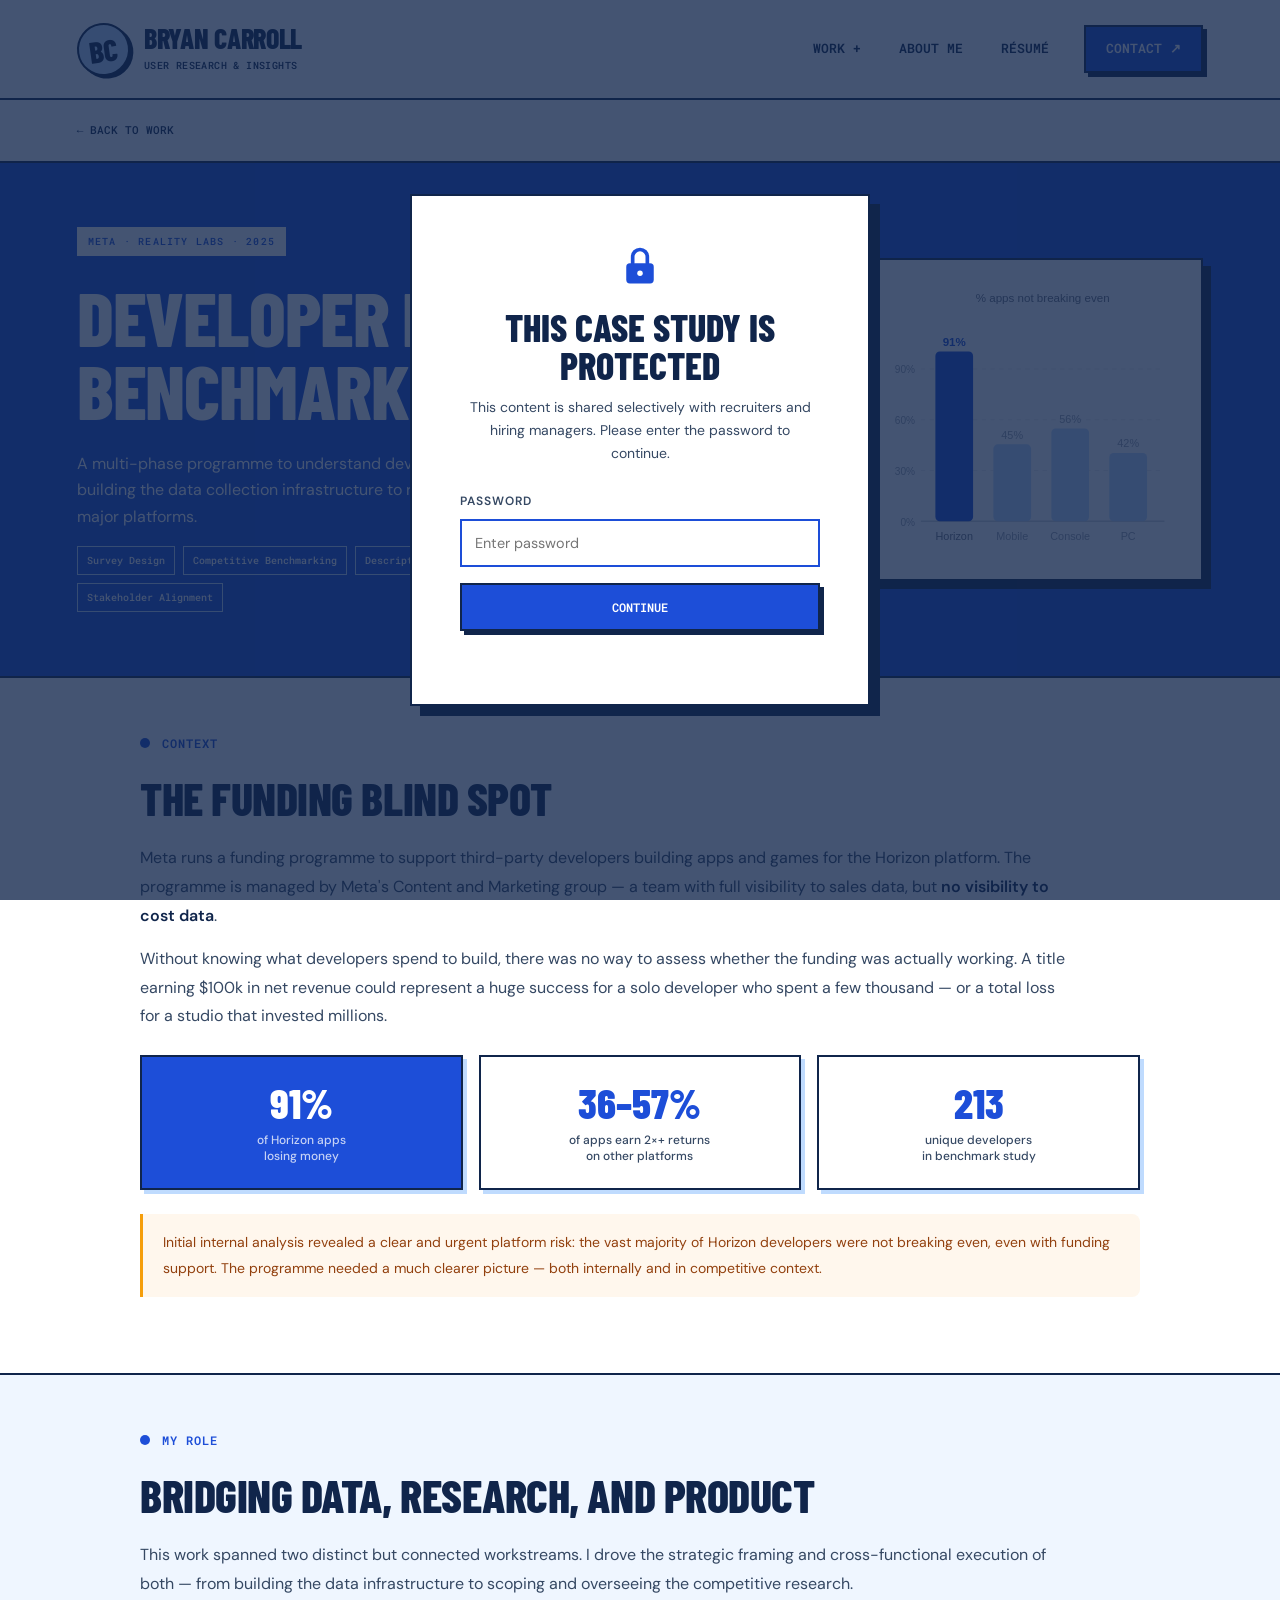
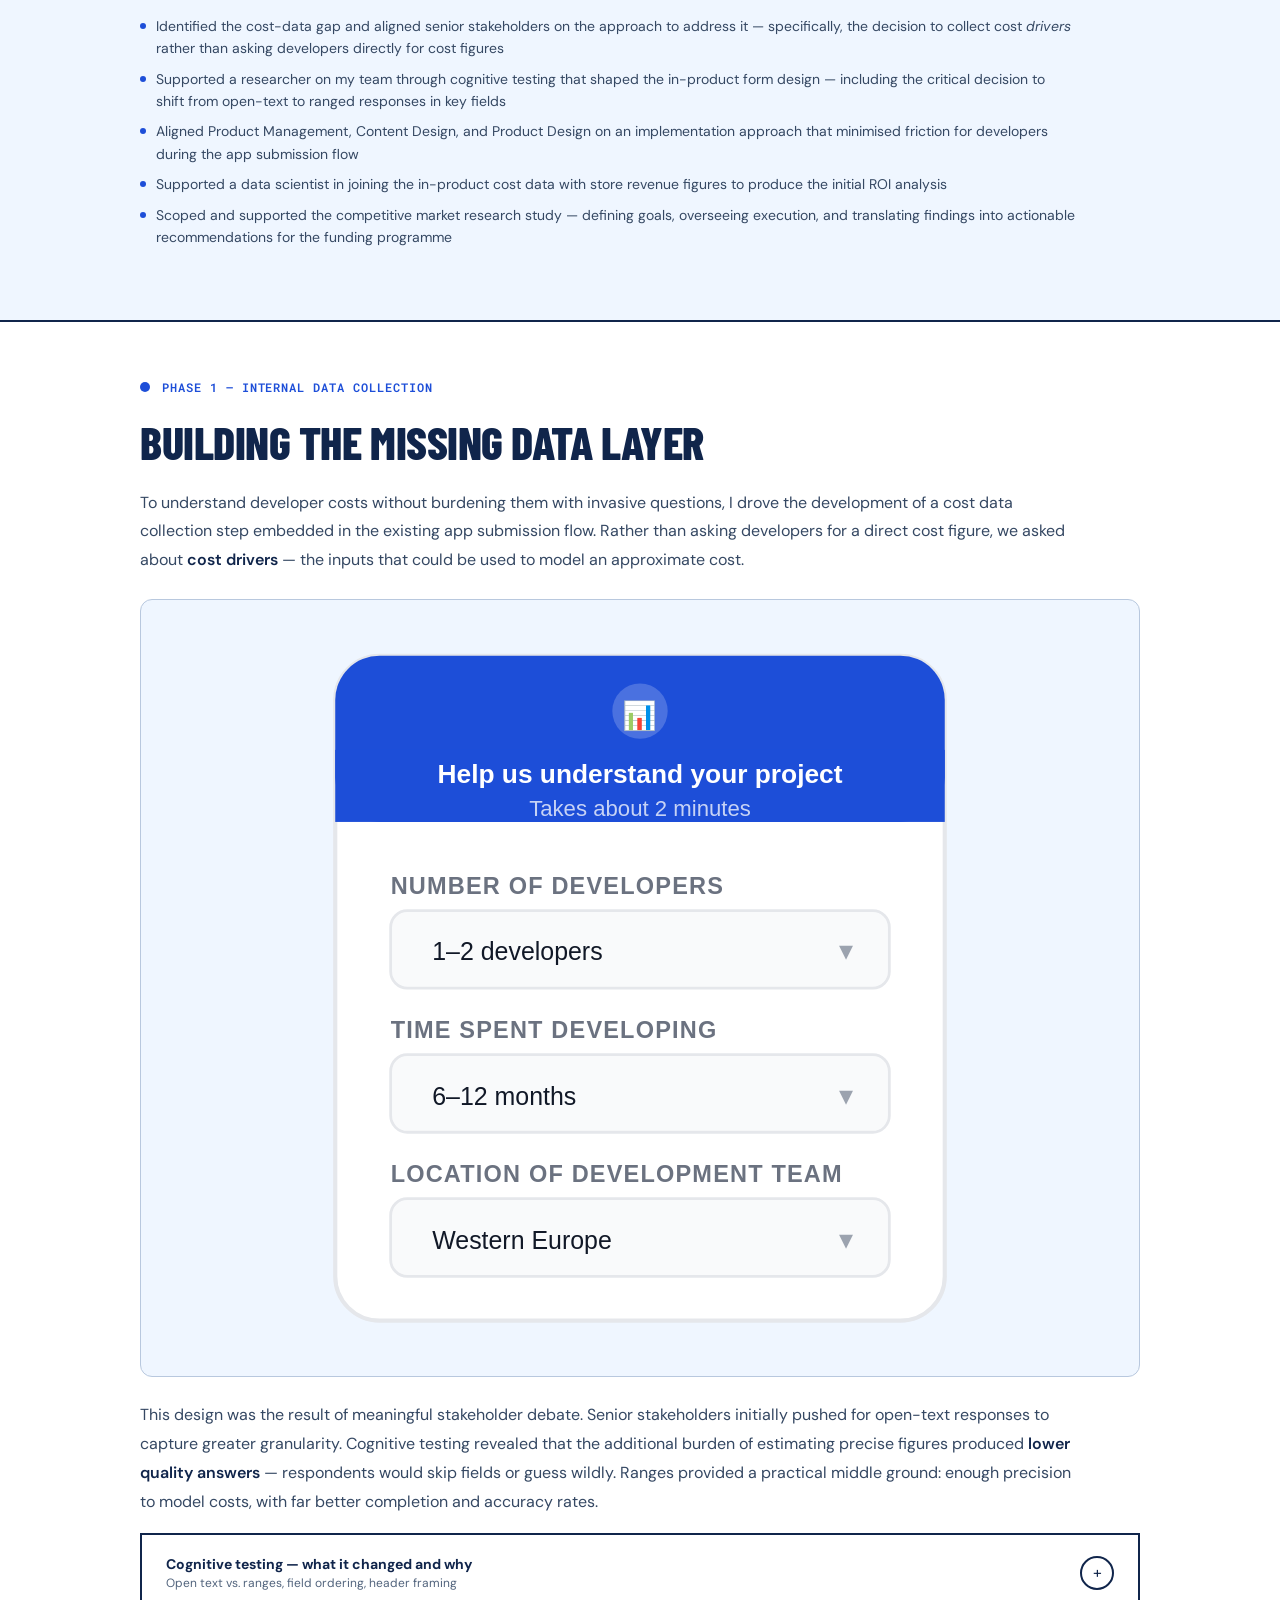
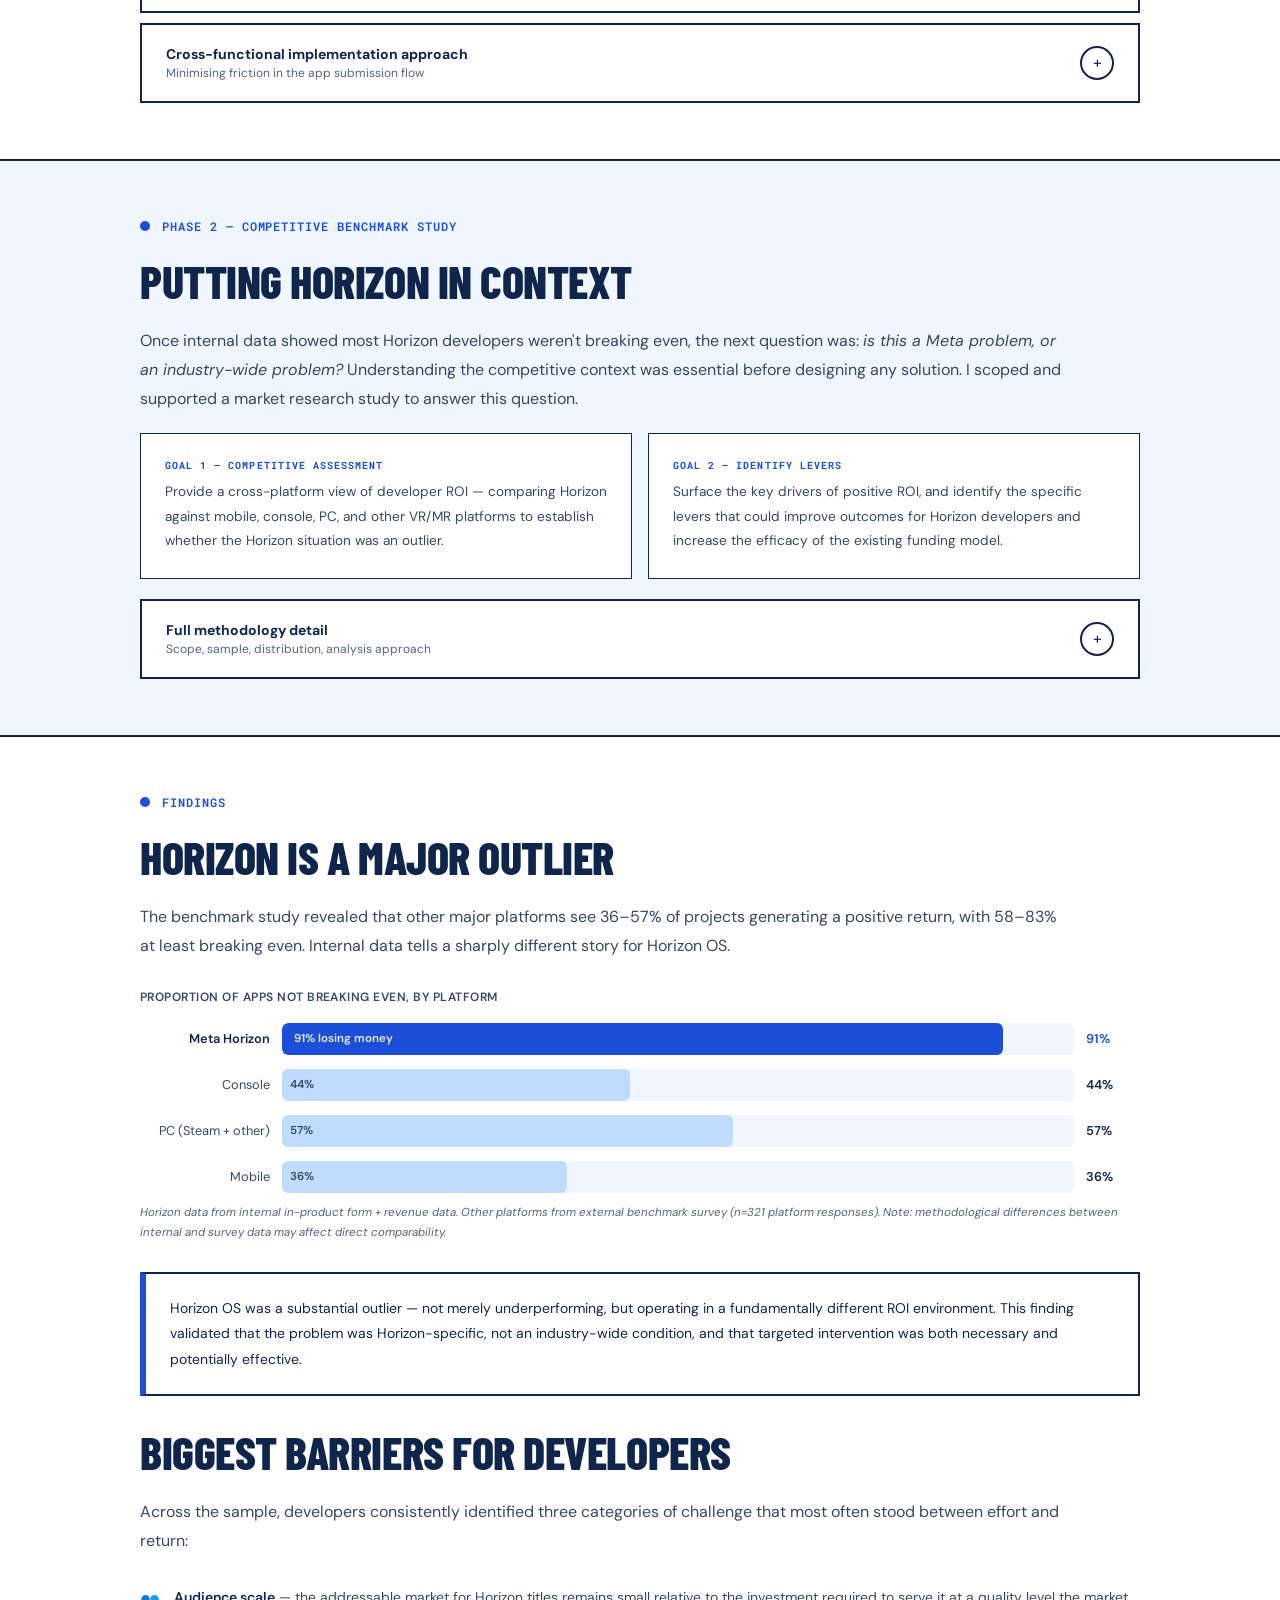
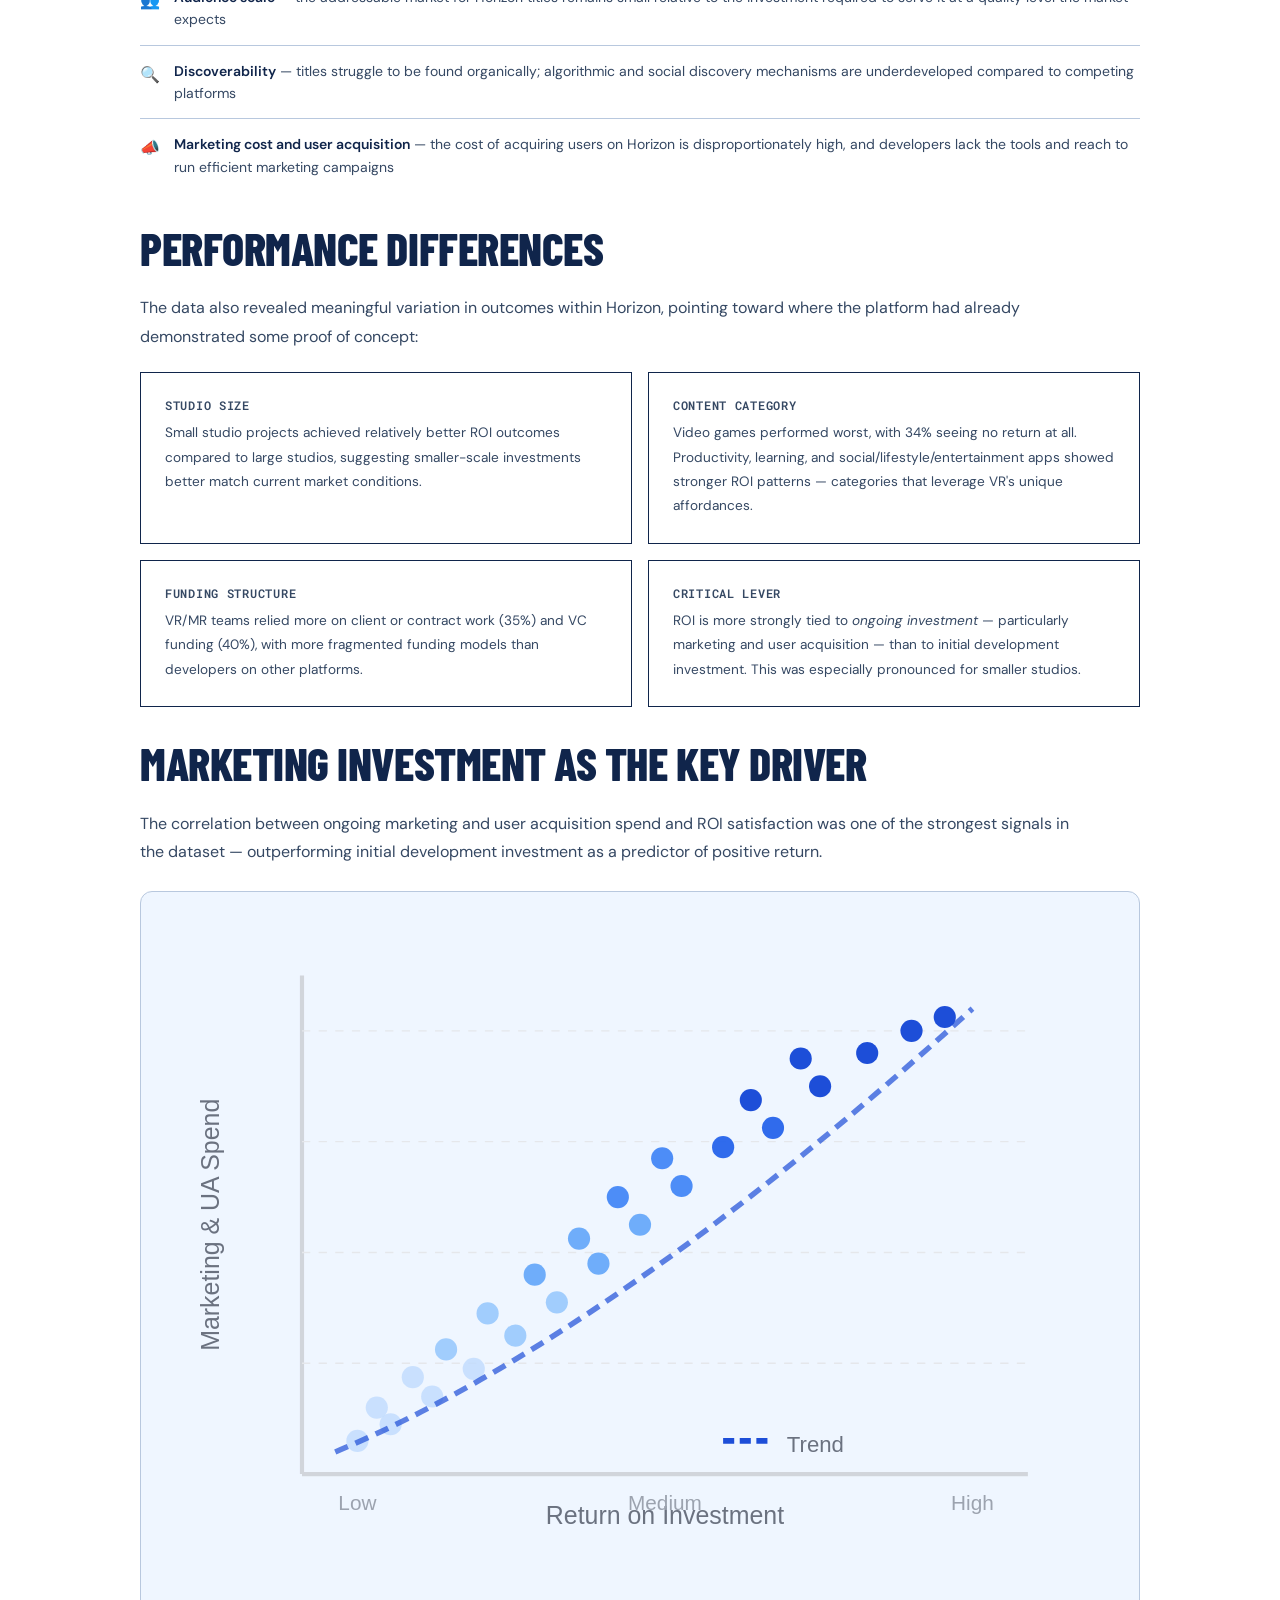
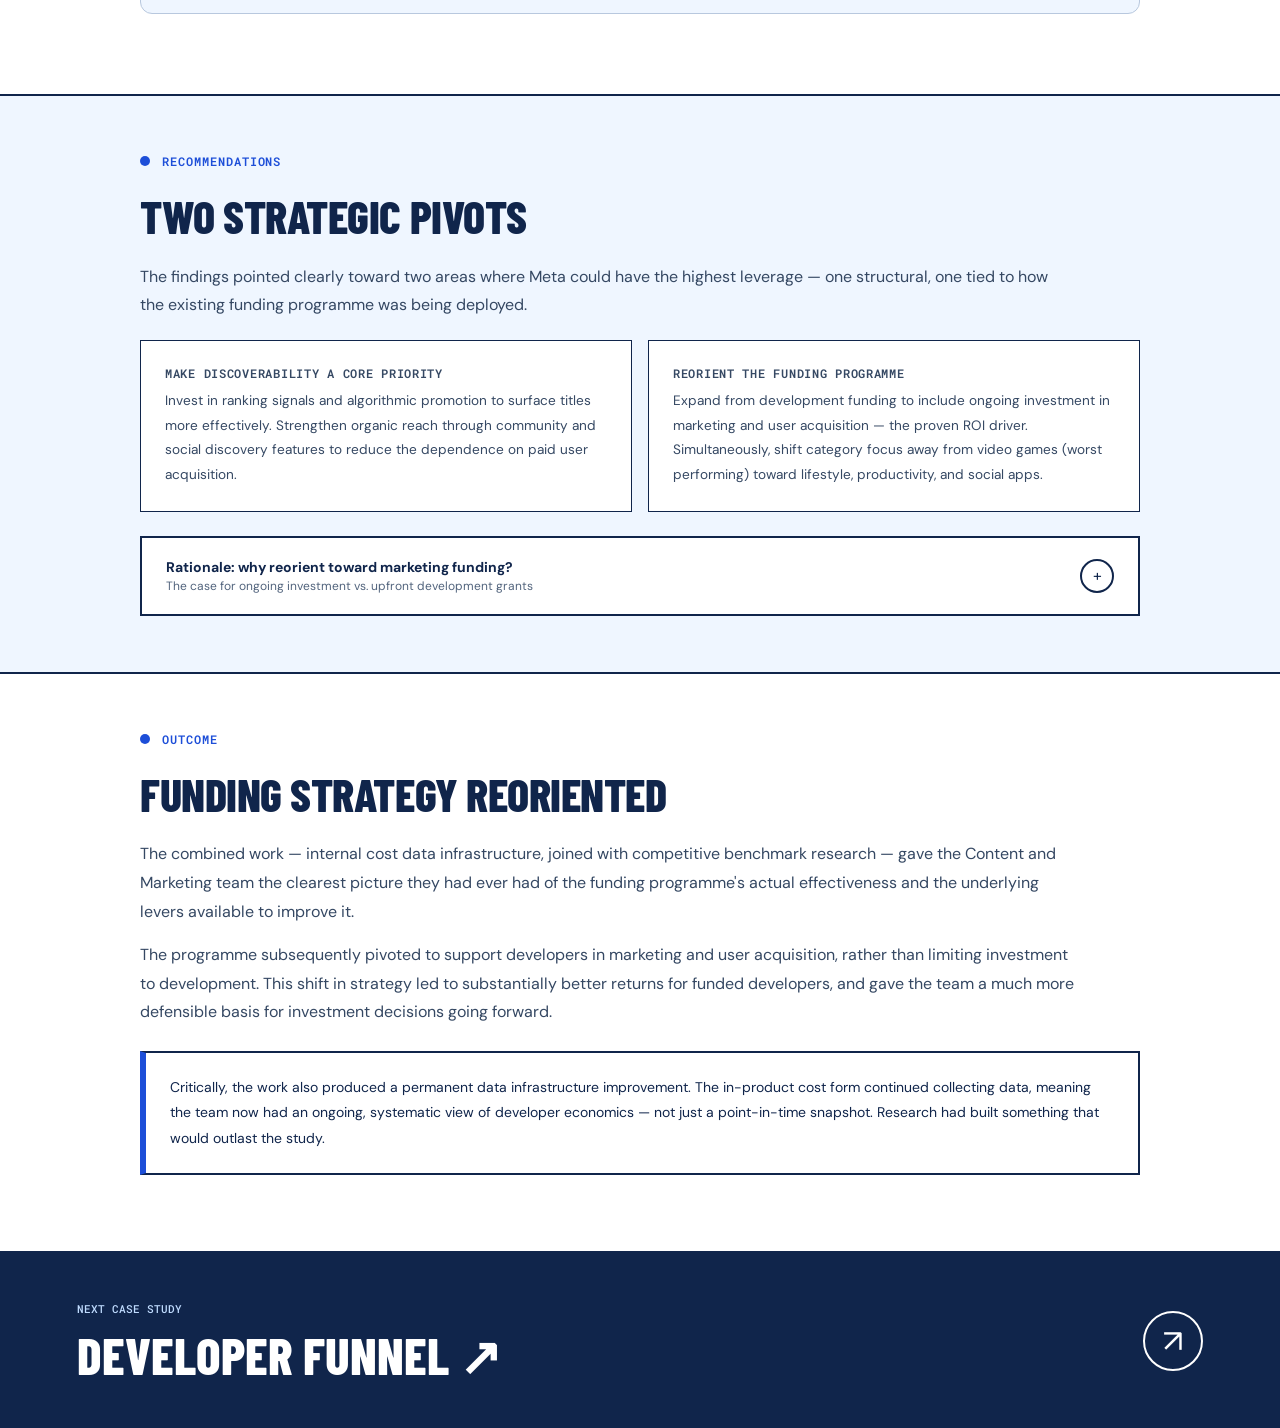
<file: case-study-4.html>
<!DOCTYPE html>
<html lang="en">
<head>
  <meta charset="UTF-8" />
  <meta name="viewport" content="width=device-width, initial-scale=1.0" />
  <title>Developer ROI Benchmarking — Bryan Carroll</title>
  <link rel="preconnect" href="https://fonts.googleapis.com" />
  <link rel="preconnect" href="https://fonts.gstatic.com" crossorigin />
  <link href="https://fonts.googleapis.com/css2?family=Barlow+Condensed:wght@700;800;900&amp;family=DM+Sans:wght@400;500;600;700&amp;family=Roboto+Mono:wght@400;500;600&amp;display=swap" rel="stylesheet" />
  <style>
    *, *::before, *::after { box-sizing: border-box; margin: 0; padding: 0; }

    :root {
      --bg:           #FAFAFA;
      --bg-2:         #F4F4F5;
      --bg-3:         #EBEBED;
      --text-1:       #111827;
      --text-2:       #4B5563;
      --text-3:       #9CA3AF;
      --accent:       #1D4ED8;
      --accent-light: #EFF6FF;
      --accent-mid:   #BFDBFE;
      --border:       #E5E7EB;
      --nav-w:        260px;
      --serif:        'DM Serif Display', Georgia, serif;
      --sans:         'Inter', system-ui, sans-serif;
      --radius:       12px;
      --transition:   0.2s ease;
    }

    html { scroll-behavior: smooth; }

    body {
      font-family: var(--sans);
      background: var(--bg);
      color: var(--text-1);
      display: flex;
      min-height: 100vh;
    }

    /* ── SIDEBAR ─────────────────────────────────── */
    nav#sidebar {
      position: fixed; top: 0; left: 0;
      width: var(--nav-w); height: 100vh;
      background: #fff; border-right: 1px solid var(--border);
      display: flex; flex-direction: column;
      padding: 48px 32px; z-index: 100; gap: 0;
    }
    .nav-identity { margin-bottom: 48px; }
    .nav-identity .role {
      font-size: 0.75rem; font-weight: 500; letter-spacing: 0.08em;
      text-transform: uppercase; color: var(--text-3); margin-top: 6px;
    }
    .nav-section-label {
      font-size: 0.65rem; font-weight: 600; letter-spacing: 0.12em;
      text-transform: uppercase; color: var(--text-3); margin-bottom: 12px;
    }
    .nav-links { list-style: none; margin-bottom: 36px; }
    .nav-links li + li { margin-top: 2px; }
    .nav-links a {
      display: block; font-size: 0.875rem; font-weight: 400;
      color: var(--text-2); text-decoration: none;
      padding: 7px 12px; border-radius: 8px;
      transition: background var(--transition), color var(--transition);
    }
    .nav-links a:hover, .nav-links a.active { background: var(--accent-light); color: var(--accent); }
    .nav-links a.active { font-weight: 500; }
    .nav-divider { height: 1px; background: var(--border); margin-bottom: 36px; }
    .nav-footer { margin-top: auto; display: flex; flex-direction: column; gap: 12px; }
    .nav-footer a { font-size: 0.8rem; color: var(--text-3); text-decoration: none; transition: color var(--transition); }
    .nav-footer a:hover { color: var(--accent); }

    /* ── MAIN ────────────────────────────────────── */
    main { margin-left: var(--nav-w); flex: 1; max-width: 900px; padding: 80px 64px 120px; }

    /* ── TYPOGRAPHY ──────────────────────────────── */
    h2 { font-family: var(--serif); font-size: clamp(1.75rem, 3vw, 2.25rem); line-height: 1.2; color: var(--text-1); margin-bottom: 20px; }
    h3 { font-size: 1rem; font-weight: 600; color: var(--text-1); margin-bottom: 10px; }
    p { font-size: 0.9375rem; line-height: 1.75; color: var(--text-2); }
    p + p { margin-top: 14px; }
    strong { color: var(--text-1); font-weight: 600; }

    /* ── BACK LINK ───────────────────────────────── */
    .back-link {
      display: inline-flex; align-items: center; gap: 6px;
      font-size: 0.8rem; color: var(--text-3); text-decoration: none;
      margin-bottom: 32px; transition: color var(--transition);
    }
    .back-link:hover { color: var(--accent); }

    /* ── CASE HERO ───────────────────────────────── */
    .case-hero {
      background: var(--bg-2);
      border: 1px solid var(--border);
      border-radius: var(--radius);
      padding: 48px 56px;
      display: grid; grid-template-columns: 1fr 220px;
      gap: 40px; align-items: center;
      margin-bottom: 0;
    }
    .company-tag {
      display: inline-block; font-size: 0.65rem; font-weight: 700;
      letter-spacing: 0.12em; text-transform: uppercase;
      color: var(--accent); background: var(--accent-light);
      padding: 4px 10px; border-radius: 999px; margin-bottom: 16px;
    }
    .method-pills { display: flex; flex-wrap: wrap; gap: 8px; margin-top: 16px; }
    .method-pill {
      font-size: 0.75rem; font-weight: 500;
      padding: 5px 12px; border-radius: 999px;
      border: 1px solid var(--border); color: var(--text-2);
    }

    /* ── CONTENT CARD ────────────────────────────── */
    .content-card {
      background: #fff;
      border: 1px solid var(--border);
      border-top: none;
      border-radius: 0 0 var(--radius) var(--radius);
      padding: 56px;
    }

    /* ── SECTION SPACING ─────────────────────────── */
    .case-section { margin-bottom: 48px; }
    .case-section:last-child { margin-bottom: 0; }
    .section-divider { height: 1px; background: var(--border); margin: 48px 0; }

    .section-eyebrow {
      font-size: 0.65rem; font-weight: 700; letter-spacing: 0.12em;
      text-transform: uppercase; color: var(--accent); margin-bottom: 10px;
    }

    /* ── HIGHLIGHT BOX ───────────────────────────── */
    .highlight-box {
      background: var(--accent-light);
      border-left: 3px solid var(--accent);
      border-radius: 0 8px 8px 0;
      padding: 16px 20px; margin: 20px 0;
    }
    .highlight-box p { color: var(--text-1); font-size: 0.875rem; }

    /* ── WARNING BOX ─────────────────────────────── */
    .warning-box {
      background: #FFF7ED;
      border-left: 3px solid #F59E0B;
      border-radius: 0 8px 8px 0;
      padding: 16px 20px; margin: 20px 0;
    }
    .warning-box p { color: #92400E; font-size: 0.875rem; }

    /* ── STAT ROW ────────────────────────────────── */
    .stat-row { display: grid; grid-template-columns: repeat(auto-fit, minmax(140px, 1fr)); gap: 16px; margin: 24px 0; }
    .stat-box { background: var(--bg-2); border-radius: 10px; padding: 20px; text-align: center; }
    .stat-box.accent { background: var(--accent); }
    .stat-box.accent .stat-number { color: #fff; }
    .stat-box.accent .stat-label { color: rgba(255,255,255,0.75); }
    .stat-number { font-family: var(--serif); font-size: 2rem; color: var(--text-1); line-height: 1; margin-bottom: 6px; }
    .stat-label { font-size: 0.75rem; color: var(--text-3); font-weight: 500; line-height: 1.3; }

    /* ── PHASE GRID ──────────────────────────────── */
    .phase-grid { display: grid; grid-template-columns: 1fr 1fr; gap: 16px; margin: 20px 0; }
    .phase-box { background: var(--bg-2); border-radius: 10px; padding: 20px 24px; }
    .phase-label { font-size: 0.65rem; font-weight: 700; letter-spacing: 0.1em; text-transform: uppercase; color: var(--accent); margin-bottom: 8px; }
    .phase-box p { font-size: 0.85rem; }

    /* ── FINDINGS LIST ───────────────────────────── */
    .findings-list { list-style: none; margin: 16px 0; }
    .findings-list li {
      padding: 14px 0; border-bottom: 1px solid var(--border);
      display: flex; gap: 14px; font-size: 0.875rem; color: var(--text-2); line-height: 1.6;
    }
    .findings-list li:last-child { border-bottom: none; }
    .find-icon { font-size: 1rem; flex-shrink: 0; margin-top: 2px; }

    /* ── OUTCOME GRID ────────────────────────────── */
    .outcome-grid { display: grid; grid-template-columns: 1fr 1fr; gap: 16px; margin: 20px 0; }
    .outcome-box { border: 1px solid var(--border); border-radius: 10px; padding: 20px 24px; }
    .outcome-title { font-size: 0.75rem; font-weight: 600; letter-spacing: 0.06em; text-transform: uppercase; color: var(--text-2); margin-bottom: 8px; }
    .outcome-box p { font-size: 0.85rem; }

    /* ── ROLE LIST ───────────────────────────────── */
    .role-list { margin: 16px 0; display: flex; flex-direction: column; gap: 8px; }
    .role-item { display: flex; gap: 10px; align-items: flex-start; font-size: 0.875rem; color: var(--text-2); line-height: 1.6; }
    .role-dot { width: 6px; height: 6px; border-radius: 50%; background: var(--accent); flex-shrink: 0; margin-top: 8px; }

    /* ── ACCORDION ───────────────────────────────── */
    .accordion { border: 1px solid var(--border); border-radius: 10px; margin-top: 16px; overflow: hidden; }
    .accordion + .accordion { margin-top: 10px; }

    .accordion-trigger {
      width: 100%; display: flex; align-items: center; justify-content: space-between;
      gap: 16px; padding: 16px 20px; background: var(--bg-2);
      border: none; cursor: pointer; text-align: left;
      transition: background var(--transition);
    }
    .accordion-trigger:hover { background: var(--bg-3); }
    .accordion-trigger[aria-expanded="true"] { background: var(--accent-light); }

    .accordion-label {
      font-size: 0.825rem; font-weight: 500; color: var(--text-1);
    }
    .accordion-sublabel {
      font-size: 0.75rem; color: var(--text-3); margin-top: 2px;
    }
    .accordion-text { flex: 1; }

    .accordion-icon {
      width: 26px; height: 26px; border-radius: 50%;
      border: 1.5px solid var(--border); background: #fff;
      display: flex; align-items: center; justify-content: center;
      font-size: 1rem; line-height: 1; flex-shrink: 0; color: var(--text-2);
      transition: transform 0.25s ease, background var(--transition), border-color var(--transition), color var(--transition);
    }
    .accordion-trigger[aria-expanded="true"] .accordion-icon {
      transform: rotate(45deg);
      background: var(--accent-light); border-color: var(--accent); color: var(--accent);
    }

    .accordion-body {
      max-height: 0; overflow: hidden;
      transition: max-height 0.35s ease;
    }
    .accordion-body-inner { padding: 24px 20px; border-top: 1px solid var(--border); }
    .accordion-body-inner p { font-size: 0.875rem; }
    .accordion-body-inner p + p { margin-top: 12px; }

    /* ── DETAIL TABLE ─────────────────────────────── */
    .detail-table { width: 100%; border-collapse: collapse; font-size: 0.825rem; margin-top: 12px; }
    .detail-table th { text-align: left; font-size: 0.65rem; font-weight: 700; letter-spacing: 0.1em; text-transform: uppercase; color: var(--text-3); padding: 8px 12px; border-bottom: 1px solid var(--border); }
    .detail-table td { padding: 10px 12px; border-bottom: 1px solid var(--border); color: var(--text-2); vertical-align: top; line-height: 1.5; }
    .detail-table tr:last-child td { border-bottom: none; }
    .detail-table td:first-child { font-weight: 500; color: var(--text-1); white-space: nowrap; }

    /* ── ANALYSIS NOTE ───────────────────────────── */
    .analysis-note {
      background: var(--bg-2); border-radius: 8px; padding: 14px 16px; margin-top: 14px;
    }
    .analysis-note p { font-size: 0.825rem; }

    /* ── CHART: PLATFORM BAR ──────────────────────── */
    .platform-chart-wrap { margin: 28px 0; }
    .platform-chart-title { font-size: 0.75rem; font-weight: 600; color: var(--text-2); margin-bottom: 18px; letter-spacing: 0.04em; text-transform: uppercase; }
    .platform-bars { display: flex; flex-direction: column; gap: 14px; }
    .platform-row { display: grid; grid-template-columns: 130px 1fr 54px; align-items: center; gap: 12px; }
    .platform-row.highlighted .platform-label { color: var(--text-1); font-weight: 600; }
    .platform-label { font-size: 0.8rem; color: var(--text-2); text-align: right; }
    .platform-track { height: 32px; background: var(--bg-2); border-radius: 6px; overflow: hidden; position: relative; }
    .platform-fill {
      height: 100%; border-radius: 6px;
      display: flex; align-items: center; padding-left: 12px;
      font-size: 0.72rem; font-weight: 600; color: rgba(255,255,255,0.9);
      transition: width 0.9s ease;
    }
    .platform-fill.default { background: var(--accent-mid); color: var(--text-2); padding-left: 0; }
    .platform-fill.highlighted { background: var(--accent); }
    .platform-pct { font-size: 0.8rem; font-weight: 600; color: var(--text-1); }
    .platform-row.highlighted .platform-pct { color: var(--accent); }
    .chart-footnote { font-size: 0.72rem; color: var(--text-3); margin-top: 10px; font-style: italic; }

    /* ── ILLUSTRATION FRAME ───────────────────────── */
    .illus-frame {
      background: var(--bg-2);
      border: 1px solid var(--border);
      border-radius: 12px;
      padding: 28px;
      margin: 24px 0;
      display: flex;
      align-items: center;
      justify-content: center;
    }
    .illus-frame svg { max-width: 100%; height: auto; }

    /* ── REFLECTION BOX ──────────────────────────── */
    .reflection-box {
      border: 1px solid var(--border); border-radius: 10px; padding: 28px 32px;
    }
    .reflection-item { margin-bottom: 20px; padding-bottom: 20px; border-bottom: 1px solid var(--border); }
    .reflection-item:last-child { margin-bottom: 0; padding-bottom: 0; border-bottom: none; }
    .reflection-label { font-size: 0.75rem; font-weight: 600; letter-spacing: 0.06em; text-transform: uppercase; color: var(--text-3); margin-bottom: 6px; }
    .reflection-item p { font-size: 0.875rem; }

    /* ══════════════════════════════════════════════════
       HAMBURGER BUTTON
    ══════════════════════════════════════════════════ */
    .mobile-topbar {
      display: none;
      position: fixed; top: 0; left: 0; right: 0; z-index: 300;
      height: 56px;
      background: #fff; border-bottom: 1px solid var(--border);
      align-items: center; gap: 12px;
      padding: 0 16px;
    }
    .mobile-topbar-name {
      font-family: var(--serif);
      font-size: 1rem;
      color: var(--text-1);
    }

    .hamburger {
      display: flex;
      flex-direction: column; justify-content: center; align-items: center; gap: 5px;
      width: 36px; height: 36px; flex-shrink: 0;
      background: var(--bg-2); border: 1px solid var(--border);
      border-radius: 8px; cursor: pointer; padding: 0;
    }
    .hamburger span {
      display: block; width: 18px; height: 2px;
      background: var(--text-1); border-radius: 2px;
      transition: transform 0.25s ease, opacity 0.2s ease;
    }
    .hamburger.open span:nth-child(1) { transform: translateY(7px) rotate(45deg); }
    .hamburger.open span:nth-child(2) { opacity: 0; transform: scaleX(0); }
    .hamburger.open span:nth-child(3) { transform: translateY(-7px) rotate(-45deg); }

    .nav-backdrop {
      display: none; position: fixed; inset: 0;
      background: rgba(0,0,0,0.25); z-index: 150;
      opacity: 0; transition: opacity 0.3s ease; pointer-events: none;
    }
    .nav-backdrop.visible { opacity: 1; pointer-events: all; }

    /* ══════════════════════════════════════════════════
       RESPONSIVE — SHARED (≤768px)
    ══════════════════════════════════════════════════ */
    @media (max-width: 768px) {
      .mobile-topbar { display: flex; }
      .nav-backdrop { display: block; }

      nav#sidebar {
        transform: translateX(-100%);
        transition: transform 0.3s ease;
        z-index: 200;
      }
      nav#sidebar.open {
        transform: translateX(0);
        box-shadow: 4px 0 32px rgba(0,0,0,0.15);
      }

      main {
        margin-left: 0 !important;
        padding: 80px 20px 80px;
        max-width: 100%;
      }

      h2 { font-size: clamp(1.4rem, 6vw, 2rem); }
      p  { font-size: 0.9rem; }
    }

    /* ══════════════════════════════════════════════════
       RESPONSIVE — CASE STUDY SPECIFIC (≤768px)
    ══════════════════════════════════════════════════ */
    @media (max-width: 768px) {
      .case-hero {
        grid-template-columns: 1fr;
        padding: 32px 28px;
        gap: 0;
      }
      .case-hero > svg,
      .case-hero > div:last-child { display: none; }
      .method-pills { gap: 6px; }
      .method-pill { font-size: 0.7rem; padding: 4px 10px; }

      .content-card { padding: 32px 20px; }
      .phase-grid { grid-template-columns: 1fr; }
      .outcome-grid { grid-template-columns: 1fr; }
      .stat-row { grid-template-columns: repeat(auto-fit, minmax(120px, 1fr)); }
      .stat-number { font-size: 1.6rem; }

      .platform-row { grid-template-columns: 90px 1fr 40px; gap: 8px; }
      .platform-label { font-size: 0.72rem; }

      .accordion-trigger { padding: 14px 16px; }
      .back-link { margin-bottom: 20px; }
      .accordion-body-inner { overflow-x: auto; }
      .detail-table { min-width: 480px; }
    }

    /* ── PASSWORD GATE ───────────────────────────────── */
    #pw-gate {
      position: fixed;
      inset: 0;
      background: rgba(0,0,0,0.45);
      z-index: 9999;
      display: flex;
      align-items: center;
      justify-content: center;
    }
    #pw-gate .gate-card {
      background: #fff;
      border: 1px solid var(--border);
      border-radius: var(--radius);
      padding: 48px 40px;
      width: 100%;
      max-width: 400px;
      text-align: center;
      box-shadow: 0 8px 40px rgba(0,0,0,0.14);
    }
    .gate-lock-icon {
      display: flex;
      justify-content: center;
      margin-bottom: 20px;
    }
    .gate-title {
      font-family: var(--serif);
      font-size: 1.4rem;
      color: var(--text-1);
      margin-bottom: 12px;
    }
    .gate-body-text {
      font-size: 0.875rem;
      color: var(--text-2);
      line-height: 1.65;
      margin-bottom: 28px;
    }
    #pw-gate label {
      display: block;
      font-size: 0.75rem;
      font-weight: 600;
      letter-spacing: 0.08em;
      text-transform: uppercase;
      color: var(--text-2);
      margin-bottom: 10px;
      text-align: left;
    }
    #pw-gate input[type="password"] {
      width: 100%;
      padding: 10px 14px;
      border: 1px solid var(--border);
      border-radius: 8px;
      font-family: var(--sans);
      font-size: 0.9rem;
      color: var(--text-1);
      background: var(--bg);
      outline: none;
      transition: border-color var(--transition);
      margin-bottom: 16px;
    }
    #pw-gate input[type="password"]:focus {
      border-color: var(--accent);
    }
    #pw-gate button {
      width: 100%;
      padding: 11px;
      background: var(--accent);
      color: #fff;
      border: none;
      border-radius: 8px;
      font-family: var(--sans);
      font-size: 0.875rem;
      font-weight: 500;
      cursor: pointer;
      transition: opacity var(--transition);
    }
    #pw-gate button:hover { opacity: 0.88; }
    #pw-gate .gate-error {
      font-size: 0.8rem;
      color: #DC2626;
      margin-top: 10px;
      min-height: 1.2em;
    }
  </style>
  <link rel="stylesheet" href="site.css" />
  <script src="site.js" defer></script>
</head>
<body class="case-page">

  <!-- Password gate -->
  <div id="pw-gate" role="dialog" aria-modal="true" aria-labelledby="pw-gate-title">
    <div class="gate-card">
      <div class="gate-lock-icon">
        <svg width="44" height="44" viewBox="0 0 24 24" fill="none" xmlns="http://www.w3.org/2000/svg" aria-hidden="true">
          <rect x="4.5" y="10.5" width="15" height="11" rx="2" fill="#1D4ED8"/>
          <path d="M8 10.5V7a4 4 0 0 1 8 0v3.5" stroke="#1D4ED8" stroke-width="2" stroke-linecap="round"/>
          <circle cx="12" cy="16" r="1.5" fill="#fff"/>
        </svg>
      </div>
      <div class="gate-title" id="pw-gate-title">This case study is protected</div>
      <div class="gate-body-text">This content is shared selectively with recruiters and hiring managers. Please enter the password to continue.</div>
      <label for="pw-input">Password</label>
      <input type="password" id="pw-input" placeholder="Enter password" autocomplete="current-password" />
      <button id="pw-submit">Continue</button>
      <div class="gate-error" id="pw-error"></div>
    </div>
  </div>

  <!-- Mobile top bar -->
  <a class="skip-link" href="#main-content">Skip to content</a>
  <header class="site-header">
    <a class="site-brand" href="index.html" aria-label="Bryan Carroll, home">
      <span class="brand-mark" aria-hidden="true">BC</span>
      <span><span class="brand-name">Bryan Carroll</span><span class="brand-role">User Research &amp; Insights</span></span>
    </a>
    <nav class="desktop-nav" aria-label="Main navigation">
      <details class="work-menu">
        <summary>Work</summary>
        <ul class="work-dropdown">
          <li><a href="index.html#work">All case studies</a></li>
          <li><a href="case-study-1.html">Business Verification</a></li>
          <li><a href="case-study-2.html">Integrity Measurement</a></li>
          <li><a href="case-study-3.html">NetzDG Reporting</a></li>
          <li><a href="case-study-4.html" aria-current="page">Developer ROI</a></li>
          <li><a href="case-study-5.html">Developer Funnel</a></li>
        </ul>
      </details>
      <a href="index.html#about">About me</a>
      <a href="index.html#resume">Résumé</a>
      <a class="nav-contact" href="index.html#contact">Contact ↗</a>
    </nav>
    <button class="hamburger" aria-label="Open navigation" aria-expanded="false" aria-controls="sidebar">
      <span></span><span></span><span></span>
    </button>
  </header>
  <div class="nav-backdrop" aria-hidden="true"></div>

  <nav id="sidebar" aria-label="Mobile navigation" inert>
    <div class="nav-identity">
      <a href="index.html" style="font-family:var(--serif);font-size:1.25rem;color:var(--text-1);text-decoration:none;line-height:1.2;display:block;">Bryan Carroll</a>
      <div class="role">User Research &amp; Insights</div>
    </div>
    <div class="nav-section-label">Work</div>
    <ul class="nav-links">
      <li><a href="index.html#work">All case studies</a></li>
      <li><a href="case-study-1.html">Business Verification</a></li>
      <li><a href="case-study-2.html">Integrity Measurement</a></li>
      <li><a href="case-study-3.html">NetzDG Reporting</a></li>
      <li><a href="case-study-4.html" class="active">Developer ROI</a></li>
      <li><a href="case-study-5.html">Developer Funnel</a></li>
    </ul>
    <div class="nav-divider"></div>
    <div class="nav-section-label">About</div>
    <ul class="nav-links">
      <li><a href="index.html#about">About me</a></li>
      <li><a href="index.html#resume">Résumé</a></li>
      <li><a href="index.html#contact">Contact</a></li>
    </ul>
    <div class="nav-footer">
      <a href="mailto:bryan@carroll-parker.me">bryan@carroll-parker.me</a>
    </div>
  </nav>

  <main id="main-content" tabindex="-1">
    <a class="back-link" href="index.html">← Back to work</a>

    <!-- HERO -->
    <div class="case-hero">
      <div>
        <span class="company-tag">Meta · Reality Labs · 2025</span>
        <h1>Developer ROI<br>Benchmarking</h1>
        <p style="font-size:0.9rem;color:var(--text-2);line-height:1.65;max-width:420px">A multi-phase programme to understand developer economics on the Horizon platform — from building the data collection infrastructure to running a competitive benchmark study across five major platforms.</p>
        <div class="method-pills">
          <span class="method-pill">Survey Design</span>
          <span class="method-pill">Competitive Benchmarking</span>
          <span class="method-pill">Descriptive Statistics</span>
          <span class="method-pill">t-test</span>
          <span class="method-pill">Cognitive Testing</span>
          <span class="method-pill">Stakeholder Alignment</span>
        </div>
      </div>
      <!-- Hero SVG: bar chart comparing platforms -->
      <svg viewBox="0 0 200 190" fill="none" xmlns="http://www.w3.org/2000/svg" aria-hidden="true">
        <!-- Grid -->
        <line x1="22" y1="165" x2="190" y2="165" stroke="#D1D5DB" stroke-width="1"/>
        <line x1="22" y1="130" x2="190" y2="130" stroke="#E5E7EB" stroke-width="0.5" stroke-dasharray="3 3"/>
        <line x1="22" y1="95"  x2="190" y2="95"  stroke="#E5E7EB" stroke-width="0.5" stroke-dasharray="3 3"/>
        <line x1="22" y1="60"  x2="190" y2="60"  stroke="#E5E7EB" stroke-width="0.5" stroke-dasharray="3 3"/>
        <!-- Bars: other platforms (muted) -->
        <rect x="72"  y="112" width="26" height="53" rx="3" fill="#BFDBFE"/>
        <rect x="112" y="101" width="26" height="64" rx="3" fill="#BFDBFE"/>
        <rect x="152" y="118" width="26" height="47" rx="3" fill="#BFDBFE"/>
        <!-- Bar: Meta Horizon (highlighted) -->
        <rect x="32"  y="48"  width="26" height="117" rx="3" fill="#1D4ED8"/>
        <!-- Labels -->
        <text x="45"  y="178" text-anchor="middle" font-size="7.5" fill="#6B7280" font-family="Inter,sans-serif">Horizon</text>
        <text x="85"  y="178" text-anchor="middle" font-size="7.5" fill="#9CA3AF" font-family="Inter,sans-serif">Mobile</text>
        <text x="125" y="178" text-anchor="middle" font-size="7.5" fill="#9CA3AF" font-family="Inter,sans-serif">Console</text>
        <text x="165" y="178" text-anchor="middle" font-size="7.5" fill="#9CA3AF" font-family="Inter,sans-serif">PC</text>
        <!-- Y-axis labels -->
        <text x="18" y="168" text-anchor="end" font-size="7" fill="#9CA3AF" font-family="Inter,sans-serif">0%</text>
        <text x="18" y="133" text-anchor="end" font-size="7" fill="#9CA3AF" font-family="Inter,sans-serif">30%</text>
        <text x="18" y="98"  text-anchor="end" font-size="7" fill="#9CA3AF" font-family="Inter,sans-serif">60%</text>
        <text x="18" y="63"  text-anchor="end" font-size="7" fill="#9CA3AF" font-family="Inter,sans-serif">90%</text>
        <!-- Value labels on bars -->
        <text x="45"  y="44"  text-anchor="middle" font-size="8" fill="#1D4ED8" font-weight="600" font-family="Inter,sans-serif">91%</text>
        <text x="85"  y="108" text-anchor="middle" font-size="7.5" fill="#9CA3AF" font-family="Inter,sans-serif">45%</text>
        <text x="125" y="97"  text-anchor="middle" font-size="7.5" fill="#9CA3AF" font-family="Inter,sans-serif">56%</text>
        <text x="165" y="114" text-anchor="middle" font-size="7.5" fill="#9CA3AF" font-family="Inter,sans-serif">42%</text>
        <!-- Chart title -->
        <text x="106" y="14" text-anchor="middle" font-size="8" fill="#6B7280" font-family="Inter,sans-serif">% apps not breaking even</text>
      </svg>
    </div>

    <div class="content-card">

      <!-- CONTEXT -->
      <div class="case-section">
        <div class="section-eyebrow">Context</div>
        <h3>The Funding Blind Spot</h3>
        <p>Meta runs a funding programme to support third-party developers building apps and games for the Horizon platform. The programme is managed by Meta's Content and Marketing group — a team with full visibility to sales data, but <strong>no visibility to cost data</strong>.</p>
        <p>Without knowing what developers spend to build, there was no way to assess whether the funding was actually working. A title earning $100k in net revenue could represent a huge success for a solo developer who spent a few thousand — or a total loss for a studio that invested millions.</p>

        <div class="stat-row">
          <div class="stat-box accent">
            <div class="stat-number">91%</div>
            <div class="stat-label">of Horizon apps<br>losing money</div>
          </div>
          <div class="stat-box">
            <div class="stat-number">36–57%</div>
            <div class="stat-label">of apps earn 2×+ returns<br>on other platforms</div>
          </div>
          <div class="stat-box">
            <div class="stat-number">213</div>
            <div class="stat-label">unique developers<br>in benchmark study</div>
          </div>
        </div>

        <div class="warning-box">
          <p>Initial internal analysis revealed a clear and urgent platform risk: the vast majority of Horizon developers were not breaking even, even with funding support. The programme needed a much clearer picture — both internally and in competitive context.</p>
        </div>
      </div>

      <div class="section-divider"></div>

      <!-- MY ROLE -->
      <div class="case-section section-tint">
        <div class="section-eyebrow">My Role</div>
        <h3>Bridging Data, Research, and Product</h3>
        <p>This work spanned two distinct but connected workstreams. I drove the strategic framing and cross-functional execution of both — from building the data infrastructure to scoping and overseeing the competitive research.</p>
        <div class="role-list">
          <div class="role-item"><div class="role-dot"></div><span>Identified the cost-data gap and aligned senior stakeholders on the approach to address it — specifically, the decision to collect cost <em>drivers</em> rather than asking developers directly for cost figures</span></div>
          <div class="role-item"><div class="role-dot"></div><span>Supported a researcher on my team through cognitive testing that shaped the in-product form design — including the critical decision to shift from open-text to ranged responses in key fields</span></div>
          <div class="role-item"><div class="role-dot"></div><span>Aligned Product Management, Content Design, and Product Design on an implementation approach that minimised friction for developers during the app submission flow</span></div>
          <div class="role-item"><div class="role-dot"></div><span>Supported a data scientist in joining the in-product cost data with store revenue figures to produce the initial ROI analysis</span></div>
          <div class="role-item"><div class="role-dot"></div><span>Scoped and supported the competitive market research study — defining goals, overseeing execution, and translating findings into actionable recommendations for the funding programme</span></div>
        </div>
      </div>

      <div class="section-divider"></div>

      <!-- PHASE 1: DATA COLLECTION -->
      <div class="case-section">
        <div class="section-eyebrow">Phase 1 — Internal Data Collection</div>
        <h3>Building the Missing Data Layer</h3>
        <p>To understand developer costs without burdening them with invasive questions, I drove the development of a cost data collection step embedded in the existing app submission flow. Rather than asking developers for a direct cost figure, we asked about <strong>cost drivers</strong> — the inputs that could be used to model an approximate cost.</p>

        <!-- Form illustration SVG -->
        <div class="illus-frame">
          <svg viewBox="0 0 340 260" fill="none" xmlns="http://www.w3.org/2000/svg" aria-hidden="true">
            <!-- Phone/modal frame -->
            <rect x="60" y="10" width="220" height="240" rx="16" fill="#fff" stroke="#E5E7EB" stroke-width="1.5"/>
            <!-- Header band -->
            <rect x="60" y="10" width="220" height="60" rx="16" fill="#1D4ED8"/>
            <rect x="60" y="44" width="220" height="26" fill="#1D4ED8"/>
            <!-- Header icon -->
            <circle cx="170" cy="30" r="10" fill="rgba(255,255,255,0.2)"/>
            <text x="170" y="35" text-anchor="middle" font-size="10" fill="#fff" font-family="Inter,sans-serif">📊</text>
            <!-- Header text -->
            <text x="170" y="56" text-anchor="middle" font-size="9.5" fill="#fff" font-weight="600" font-family="Inter,sans-serif">Help us understand your project</text>
            <text x="170" y="68" text-anchor="middle" font-size="8" fill="rgba(255,255,255,0.75)" font-family="Inter,sans-serif">Takes about 2 minutes</text>

            <!-- Field 1 -->
            <text x="80" y="96" font-size="8.5" fill="#6B7280" font-weight="600" font-family="Inter,sans-serif" letter-spacing="0.05em">NUMBER OF DEVELOPERS</text>
            <rect x="80" y="102" width="180" height="28" rx="6" fill="#F9FAFB" stroke="#E5E7EB" stroke-width="1"/>
            <text x="95" y="120" font-size="9" fill="#111827" font-family="Inter,sans-serif">1–2 developers</text>
            <text x="242" y="120" font-size="10" fill="#9CA3AF" font-family="Inter,sans-serif">▾</text>

            <!-- Field 2 -->
            <text x="80" y="148" font-size="8.5" fill="#6B7280" font-weight="600" font-family="Inter,sans-serif" letter-spacing="0.05em">TIME SPENT DEVELOPING</text>
            <rect x="80" y="154" width="180" height="28" rx="6" fill="#F9FAFB" stroke="#E5E7EB" stroke-width="1"/>
            <text x="95" y="172" font-size="9" fill="#111827" font-family="Inter,sans-serif">6–12 months</text>
            <text x="242" y="172" font-size="10" fill="#9CA3AF" font-family="Inter,sans-serif">▾</text>

            <!-- Field 3 -->
            <text x="80" y="200" font-size="8.5" fill="#6B7280" font-weight="600" font-family="Inter,sans-serif" letter-spacing="0.05em">LOCATION OF DEVELOPMENT TEAM</text>
            <rect x="80" y="206" width="180" height="28" rx="6" fill="#F9FAFB" stroke="#E5E7EB" stroke-width="1"/>
            <text x="95" y="224" font-size="9" fill="#111827" font-family="Inter,sans-serif">Western Europe</text>
            <text x="242" y="224" font-size="10" fill="#9CA3AF" font-family="Inter,sans-serif">▾</text>

            <!-- Submit button -->
            <rect x="80" y="241" width="180" height="0" rx="6" fill="#1D4ED8"/>
          </svg>
        </div>

        <p>This design was the result of meaningful stakeholder debate. Senior stakeholders initially pushed for open-text responses to capture greater granularity. Cognitive testing revealed that the additional burden of estimating precise figures produced <strong>lower quality answers</strong> — respondents would skip fields or guess wildly. Ranges provided a practical middle ground: enough precision to model costs, with far better completion and accuracy rates.</p>

        <!-- Accordion: cognitive testing detail -->
        <div class="accordion">
          <button class="accordion-trigger" aria-expanded="false">
            <div class="accordion-text">
              <div class="accordion-label">Cognitive testing — what it changed and why</div>
              <div class="accordion-sublabel">Open text vs. ranges, field ordering, header framing</div>
            </div>
            <div class="accordion-icon">+</div>
          </button>
          <div class="accordion-body">
            <div class="accordion-body-inner">
              <p>Cognitive testing was conducted to probe how developers interpreted and responded to each field in the form. The sessions surfaced two significant issues that would have meaningfully degraded data quality.</p>
              <p style="margin-top:12px"><strong>Open text vs. ranges:</strong> When asked for an exact cost figure (e.g. "how much did your team cost?"), participants either left the field blank, anchored on arbitrary round numbers, or expressed frustration. When the same information was gathered via ranges, completion was higher and responses were more internally consistent across sessions. The additional precision of open text was illusory — the ranges produced more reliable data.</p>
              <p style="margin-top:12px"><strong>Team location:</strong> Initial phrasing around team location generated confusion about whether to report the studio's registered country or where developers were physically working. Refinement to regional buckets and a brief clarifying sub-label resolved the ambiguity across all sessions.</p>
              <div class="analysis-note">
                <p><strong>Stakeholder implication:</strong> The open-text to range pivot required active advocacy — stakeholders had to accept a reduction in theoretical precision in exchange for meaningfully better real-world data quality. The cognitive testing evidence made that case clearly and the change was adopted.</p>
              </div>
            </div>
          </div>
        </div>

        <!-- Accordion: cross-functional implementation -->
        <div class="accordion">
          <button class="accordion-trigger" aria-expanded="false">
            <div class="accordion-text">
              <div class="accordion-label">Cross-functional implementation approach</div>
              <div class="accordion-sublabel">Minimising friction in the app submission flow</div>
            </div>
            <div class="accordion-icon">+</div>
          </button>
          <div class="accordion-body">
            <div class="accordion-body-inner">
              <p>Embedding a new data collection step in the app submission flow introduced a real product risk: any increase in perceived friction could drive up drop-off among developers at a critical moment — just before they publish. I aligned Product Management, Content Design, and Product Design around a set of principles to mitigate this.</p>
              <table class="detail-table" style="margin-top:16px">
                <thead>
                  <tr><th>Design Principle</th><th>Rationale</th></tr>
                </thead>
                <tbody>
                  <tr>
                    <td>Frame as benefit, not request</td>
                    <td>The header copy emphasised that this data would help us understand developer needs and improve the funding programme — contextualising the ask as being in the developer's interest.</td>
                  </tr>
                  <tr>
                    <td>Time expectation upfront</td>
                    <td>Stating "takes about 2 minutes" reduced uncertainty. Ambiguous length is a major friction driver; a concrete, short estimate reduces abandonment.</td>
                  </tr>
                  <tr>
                    <td>Ranged dropdowns, not free text</td>
                    <td>Reduces the cognitive effort of each response, keeping the interaction fast and low-stakes.</td>
                  </tr>
                  <tr>
                    <td>Minimal fields</td>
                    <td>Three fields only — number of developers, time spent, and team location. Enough to model cost; not so many as to feel burdensome.</td>
                  </tr>
                </tbody>
              </table>
            </div>
          </div>
        </div>
      </div>

      <div class="section-divider"></div>

      <!-- PHASE 2: MARKET RESEARCH -->
      <div class="case-section section-tint">
        <div class="section-eyebrow">Phase 2 — Competitive Benchmark Study</div>
        <h3>Putting Horizon in Context</h3>
        <p>Once internal data showed most Horizon developers weren't breaking even, the next question was: <em>is this a Meta problem, or an industry-wide problem?</em> Understanding the competitive context was essential before designing any solution. I scoped and supported a market research study to answer this question.</p>

        <div class="phase-grid">
          <div class="phase-box">
            <div class="phase-label">Goal 1 — Competitive Assessment</div>
            <p>Provide a cross-platform view of developer ROI — comparing Horizon against mobile, console, PC, and other VR/MR platforms to establish whether the Horizon situation was an outlier.</p>
          </div>
          <div class="phase-box">
            <div class="phase-label">Goal 2 — Identify Levers</div>
            <p>Surface the key drivers of positive ROI, and identify the specific levers that could improve outcomes for Horizon developers and increase the efficacy of the existing funding model.</p>
          </div>
        </div>

        <!-- Accordion: full methodology detail -->
        <div class="accordion">
          <button class="accordion-trigger" aria-expanded="false">
            <div class="accordion-text">
              <div class="accordion-label">Full methodology detail</div>
              <div class="accordion-sublabel">Scope, sample, distribution, analysis approach</div>
            </div>
            <div class="accordion-icon">+</div>
          </button>
          <div class="accordion-body">
            <div class="accordion-body-inner">
              <table class="detail-table">
                <thead>
                  <tr><th>Dimension</th><th>Detail</th></tr>
                </thead>
                <tbody>
                  <tr>
                    <td>Scope</td>
                    <td>Developer profitability, ROI expectations and satisfaction, funding structure and needs, and how developers define success across platforms.</td>
                  </tr>
                  <tr>
                    <td>Data collection period</td>
                    <td>October 7 – November 7, 2025.</td>
                  </tr>
                  <tr>
                    <td>Distribution channels</td>
                    <td>Developer Discord channels, face-to-face recruitment at two developer expos (Paris Games Week, Belgium Unwrap), direct outreach, and research panels (Respondent.io, Prolific, Cint, EMI). Note: responses from multiple panels were discarded due to quality issues, resulting in a smaller but more credible sample from trusted channels.</td>
                  </tr>
                  <tr>
                    <td>Audience and sample</td>
                    <td>Developers with financial insight into development on mobile, console, PC (Steam and others), VR/MR, and UGC platforms. Final sample: 321 platform responses from 213 unique respondents. UGC platform responses excluded due to small data size.</td>
                  </tr>
                  <tr>
                    <td>Analysis</td>
                    <td>Descriptive statistics, t-tests, column proportion testing, and correlations between ROI satisfaction and key outcome drivers. Data analysed by platform, app category, and company size.</td>
                  </tr>
                  <tr>
                    <td>Internal data integration</td>
                    <td>ROI for Meta VR/MR was calculated using the in-product form (Phase 1) joined with app revenue data. This approach may limit direct comparability with external survey data and is noted as a caveat in interpretation.</td>
                  </tr>
                </tbody>
              </table>
              <div class="analysis-note" style="margin-top:16px">
                <p><strong>A note on panel quality:</strong> Several recruitment panels were discarded after quality checks — responses showed suspicious patterns (e.g. implausible completion times, low response variance). This reduced the overall sample but meaningfully improved the credibility of findings. The face-to-face recruitment at developer expos provided an especially high-quality anchor for the data.</p>
              </div>
            </div>
          </div>
        </div>
      </div>

      <div class="section-divider"></div>

      <!-- FINDINGS -->
      <div class="case-section">
        <div class="section-eyebrow">Findings</div>
        <h3>Horizon Is a Major Outlier</h3>
        <p>The benchmark study revealed that other major platforms see 36–57% of projects generating a positive return, with 58–83% at least breaking even. Internal data tells a sharply different story for Horizon OS.</p>

        <!-- Platform bar chart -->
        <div class="platform-chart-wrap">
          <div class="platform-chart-title">Proportion of apps not breaking even, by platform</div>
          <div class="platform-bars">
            <div class="platform-row highlighted">
              <div class="platform-label">Meta Horizon</div>
              <div class="platform-track">
                <div class="platform-fill highlighted" style="width:91%">91% losing money</div>
              </div>
              <div class="platform-pct">91%</div>
            </div>
            <div class="platform-row">
              <div class="platform-label">Console</div>
              <div class="platform-track">
                <div class="platform-fill default" style="width:44%; color:var(--text-2); padding-left:8px">44%</div>
              </div>
              <div class="platform-pct">44%</div>
            </div>
            <div class="platform-row">
              <div class="platform-label">PC (Steam + other)</div>
              <div class="platform-track">
                <div class="platform-fill default" style="width:57%; color:var(--text-2); padding-left:8px">57%</div>
              </div>
              <div class="platform-pct">57%</div>
            </div>
            <div class="platform-row">
              <div class="platform-label">Mobile</div>
              <div class="platform-track">
                <div class="platform-fill default" style="width:36%; color:var(--text-2); padding-left:8px">36%</div>
              </div>
              <div class="platform-pct">36%</div>
            </div>
          </div>
          <p class="chart-footnote">Horizon data from internal in-product form + revenue data. Other platforms from external benchmark survey (n=321 platform responses). Note: methodological differences between internal and survey data may affect direct comparability.</p>
        </div>

        <div class="highlight-box">
          <p>Horizon OS was a substantial outlier — not merely underperforming, but operating in a fundamentally different ROI environment. This finding validated that the problem was Horizon-specific, not an industry-wide condition, and that targeted intervention was both necessary and potentially effective.</p>
        </div>

        <h3 style="margin-top:32px">Biggest Barriers for Developers</h3>
        <p>Across the sample, developers consistently identified three categories of challenge that most often stood between effort and return:</p>
        <ul class="findings-list">
          <li><span class="find-icon">👥</span><span><strong>Audience scale</strong> — the addressable market for Horizon titles remains small relative to the investment required to serve it at a quality level the market expects</span></li>
          <li><span class="find-icon">🔍</span><span><strong>Discoverability</strong> — titles struggle to be found organically; algorithmic and social discovery mechanisms are underdeveloped compared to competing platforms</span></li>
          <li><span class="find-icon">📣</span><span><strong>Marketing cost and user acquisition</strong> — the cost of acquiring users on Horizon is disproportionately high, and developers lack the tools and reach to run efficient marketing campaigns</span></li>
        </ul>

        <h3 style="margin-top:32px">Performance Differences</h3>
        <p>The data also revealed meaningful variation in outcomes within Horizon, pointing toward where the platform had already demonstrated some proof of concept:</p>
        <div class="outcome-grid">
          <div class="outcome-box">
            <div class="outcome-title">Studio Size</div>
            <p>Small studio projects achieved relatively better ROI outcomes compared to large studios, suggesting smaller-scale investments better match current market conditions.</p>
          </div>
          <div class="outcome-box">
            <div class="outcome-title">Content Category</div>
            <p>Video games performed worst, with 34% seeing no return at all. Productivity, learning, and social/lifestyle/entertainment apps showed stronger ROI patterns — categories that leverage VR's unique affordances.</p>
          </div>
          <div class="outcome-box">
            <div class="outcome-title">Funding Structure</div>
            <p>VR/MR teams relied more on client or contract work (35%) and VC funding (40%), with more fragmented funding models than developers on other platforms.</p>
          </div>
          <div class="outcome-box">
            <div class="outcome-title">Critical Lever</div>
            <p>ROI is more strongly tied to <em>ongoing investment</em> — particularly marketing and user acquisition — than to initial development investment. This was especially pronounced for smaller studios.</p>
          </div>
        </div>

        <!-- Marketing/ROI scatter plot -->
        <h3 style="margin-top:32px">Marketing Investment as the Key Driver</h3>
        <p>The correlation between ongoing marketing and user acquisition spend and ROI satisfaction was one of the strongest signals in the dataset — outperforming initial development investment as a predictor of positive return.</p>
        <div class="illus-frame">
          <svg viewBox="0 0 340 240" fill="none" xmlns="http://www.w3.org/2000/svg" aria-hidden="true">
            <!-- Axes -->
            <line x1="48" y1="200" x2="310" y2="200" stroke="#D1D5DB" stroke-width="1.5"/>
            <line x1="48" y1="200" x2="48"  y2="20"  stroke="#D1D5DB" stroke-width="1.5"/>
            <!-- Grid lines -->
            <line x1="48" y1="160" x2="310" y2="160" stroke="#E5E7EB" stroke-width="0.5" stroke-dasharray="3 3"/>
            <line x1="48" y1="120" x2="310" y2="120" stroke="#E5E7EB" stroke-width="0.5" stroke-dasharray="3 3"/>
            <line x1="48" y1="80"  x2="310" y2="80"  stroke="#E5E7EB" stroke-width="0.5" stroke-dasharray="3 3"/>
            <line x1="48" y1="40"  x2="310" y2="40"  stroke="#E5E7EB" stroke-width="0.5" stroke-dasharray="3 3"/>
            <!-- Scatter points -->
            <circle cx="68"  cy="188" r="4" fill="#BFDBFE" opacity="0.8"/>
            <circle cx="80"  cy="182" r="4" fill="#BFDBFE" opacity="0.8"/>
            <circle cx="75"  cy="176" r="4" fill="#BFDBFE" opacity="0.8"/>
            <circle cx="95"  cy="172" r="4" fill="#BFDBFE" opacity="0.8"/>
            <circle cx="88"  cy="165" r="4" fill="#BFDBFE" opacity="0.8"/>
            <circle cx="110" cy="162" r="4" fill="#BFDBFE" opacity="0.8"/>
            <circle cx="100" cy="155" r="4" fill="#93C5FD" opacity="0.85"/>
            <circle cx="125" cy="150" r="4" fill="#93C5FD" opacity="0.85"/>
            <circle cx="115" cy="142" r="4" fill="#93C5FD" opacity="0.85"/>
            <circle cx="140" cy="138" r="4" fill="#93C5FD" opacity="0.85"/>
            <circle cx="132" cy="128" r="4" fill="#60A5FA" opacity="0.9"/>
            <circle cx="155" cy="124" r="4" fill="#60A5FA" opacity="0.9"/>
            <circle cx="148" cy="115" r="4" fill="#60A5FA" opacity="0.9"/>
            <circle cx="170" cy="110" r="4" fill="#60A5FA" opacity="0.9"/>
            <circle cx="162" cy="100" r="4" fill="#3B82F6" opacity="0.9"/>
            <circle cx="185" cy="96"  r="4" fill="#3B82F6" opacity="0.9"/>
            <circle cx="178" cy="86"  r="4" fill="#3B82F6" opacity="0.9"/>
            <circle cx="200" cy="82"  r="4" fill="#2563EB" opacity="0.95"/>
            <circle cx="218" cy="75"  r="4" fill="#2563EB" opacity="0.95"/>
            <circle cx="210" cy="65"  r="4" fill="#1D4ED8"/>
            <circle cx="235" cy="60"  r="4" fill="#1D4ED8"/>
            <circle cx="228" cy="50"  r="4" fill="#1D4ED8"/>
            <circle cx="252" cy="48"  r="4" fill="#1D4ED8"/>
            <circle cx="268" cy="40"  r="4" fill="#1D4ED8"/>
            <circle cx="280" cy="35"  r="4" fill="#1D4ED8"/>
            <!-- Curve fit line (quadratic curve path) -->
            <path d="M 60 192 Q 160 150 290 32" stroke="#1D4ED8" stroke-width="2" fill="none" stroke-dasharray="5 3" opacity="0.7"/>
            <!-- Axis labels -->
            <text x="179" y="218" text-anchor="middle" font-size="9" fill="#6B7280" font-family="Inter,sans-serif" font-weight="500">Return on Investment</text>
            <text x="18" y="110" text-anchor="middle" font-size="9" fill="#6B7280" font-family="Inter,sans-serif" font-weight="500" transform="rotate(-90 18 110)">Marketing &amp; UA Spend</text>
            <!-- Axis ticks -->
            <text x="68"  y="213" text-anchor="middle" font-size="7.5" fill="#9CA3AF" font-family="Inter,sans-serif">Low</text>
            <text x="179" y="213" text-anchor="middle" font-size="7.5" fill="#9CA3AF" font-family="Inter,sans-serif">Medium</text>
            <text x="290" y="213" text-anchor="middle" font-size="7.5" fill="#9CA3AF" font-family="Inter,sans-serif">High</text>
            <!-- Legend -->
            <line x1="200" y1="188" x2="218" y2="188" stroke="#1D4ED8" stroke-width="2" stroke-dasharray="4 2"/>
            <text x="223" y="192" font-size="8" fill="#6B7280" font-family="Inter,sans-serif">Trend</text>
          </svg>
        </div>
      </div>

      <div class="section-divider"></div>

      <!-- RECOMMENDATIONS -->
      <div class="case-section section-tint">
        <div class="section-eyebrow">Recommendations</div>
        <h3>Two Strategic Pivots</h3>
        <p>The findings pointed clearly toward two areas where Meta could have the highest leverage — one structural, one tied to how the existing funding programme was being deployed.</p>

        <div class="outcome-grid" style="margin-top: 20px">
          <div class="outcome-box">
            <div class="outcome-title">Make Discoverability a Core Priority</div>
            <p>Invest in ranking signals and algorithmic promotion to surface titles more effectively. Strengthen organic reach through community and social discovery features to reduce the dependence on paid user acquisition.</p>
          </div>
          <div class="outcome-box">
            <div class="outcome-title">Reorient the Funding Programme</div>
            <p>Expand from development funding to include ongoing investment in marketing and user acquisition — the proven ROI driver. Simultaneously, shift category focus away from video games (worst performing) toward lifestyle, productivity, and social apps.</p>
          </div>
        </div>

        <div class="accordion" style="margin-top: 24px">
          <button class="accordion-trigger" aria-expanded="false">
            <div class="accordion-text">
              <div class="accordion-label">Rationale: why reorient toward marketing funding?</div>
              <div class="accordion-sublabel">The case for ongoing investment vs. upfront development grants</div>
            </div>
            <div class="accordion-icon">+</div>
          </button>
          <div class="accordion-body">
            <div class="accordion-body-inner">
              <p>The correlation data pointed to a clear and counterintuitive insight: initial development investment was a relatively weak predictor of whether a title would recoup. What actually moved the needle was what happened after launch — specifically, the ability to drive sustained user acquisition.</p>
              <p style="margin-top:12px">This has direct implications for how the funding programme should work. Development grants are awarded pre-launch, at a point where it's difficult to predict which titles will succeed. Marketing and user acquisition funding can be awarded post-launch, tied to early traction signals — meaning it can be targeted at titles with demonstrated product-market fit.</p>
              <p style="margin-top:12px">The category finding reinforced this. Video games are high-effort, high-cost, and more dependent on broad distribution than lifestyle or productivity apps. Shifting category focus isn't about abandoning gaming on Horizon — it's about improving the odds on funded titles by backing categories that are structurally better suited to the platform's current scale.</p>
            </div>
          </div>
        </div>
      </div>

      <div class="section-divider"></div>

      <!-- OUTCOMES -->
      <div class="case-section">
        <div class="section-eyebrow">Outcome</div>
        <h3>Funding Strategy Reoriented</h3>
        <p>The combined work — internal cost data infrastructure, joined with competitive benchmark research — gave the Content and Marketing team the clearest picture they had ever had of the funding programme's actual effectiveness and the underlying levers available to improve it.</p>
        <p>The programme subsequently pivoted to support developers in marketing and user acquisition, rather than limiting investment to development. This shift in strategy led to substantially better returns for funded developers, and gave the team a much more defensible basis for investment decisions going forward.</p>

        <div class="highlight-box" style="margin-top:24px">
          <p>Critically, the work also produced a permanent data infrastructure improvement. The in-product cost form continued collecting data, meaning the team now had an ongoing, systematic view of developer economics — not just a point-in-time snapshot. Research had built something that would outlast the study.</p>
        </div>
      </div>

    </div><!-- /content-card -->

    <a class="case-next" href="case-study-5.html">
      <span>
        <span class="case-next-label">Next case study</span>
        <span class="case-next-title">Developer Funnel ↗</span>
      </span>
      <span class="next-arrow" aria-hidden="true">↗</span>
    </a>
  </main>

  <script>
    // ── Accordion ──────────────────────────────────────
    document.querySelectorAll('.accordion-trigger').forEach(btn => {
      btn.addEventListener('click', () => {
        const expanded = btn.getAttribute('aria-expanded') === 'true';
        btn.setAttribute('aria-expanded', !expanded);
        const body = btn.nextElementSibling;
        body.style.maxHeight = expanded ? '0' : body.scrollHeight + 'px';
        // Update icon text
        const icon = btn.querySelector('.accordion-icon');
        if (icon) icon.textContent = expanded ? '+' : '+';
      });
    });



    // ── Password gate ─────────────────────────────────
    (function () {
      const gate    = document.getElementById('pw-gate');
      const input   = document.getElementById('pw-input');
      const btn     = document.getElementById('pw-submit');
      const errMsg  = document.getElementById('pw-error');
      const CORRECT     = 'userresearch';
      const SESSION_KEY = 'portfolio_unlocked';

      // Already unlocked this session — show content immediately
      if (sessionStorage.getItem(SESSION_KEY) === '1') {
        gate.style.display = 'none';
        return;
      }

      // Block page and show gate
      document.body.style.overflow = 'hidden';
      setTimeout(function () { input.focus(); }, 50);

      function attempt() {
        if (input.value === CORRECT) {
          sessionStorage.setItem(SESSION_KEY, '1');
          gate.style.display = 'none';
          document.body.style.overflow = '';
        } else {
          errMsg.textContent = 'Incorrect password. Please try again.';
          input.value = '';
          input.focus();
        }
      }

      btn.addEventListener('click', attempt);
      input.addEventListener('keydown', function (e) {
        if (e.key === 'Enter') attempt();
        if (e.key !== 'Enter') errMsg.textContent = '';
      });
    })();

  </script>

</body>
</html>
</file>
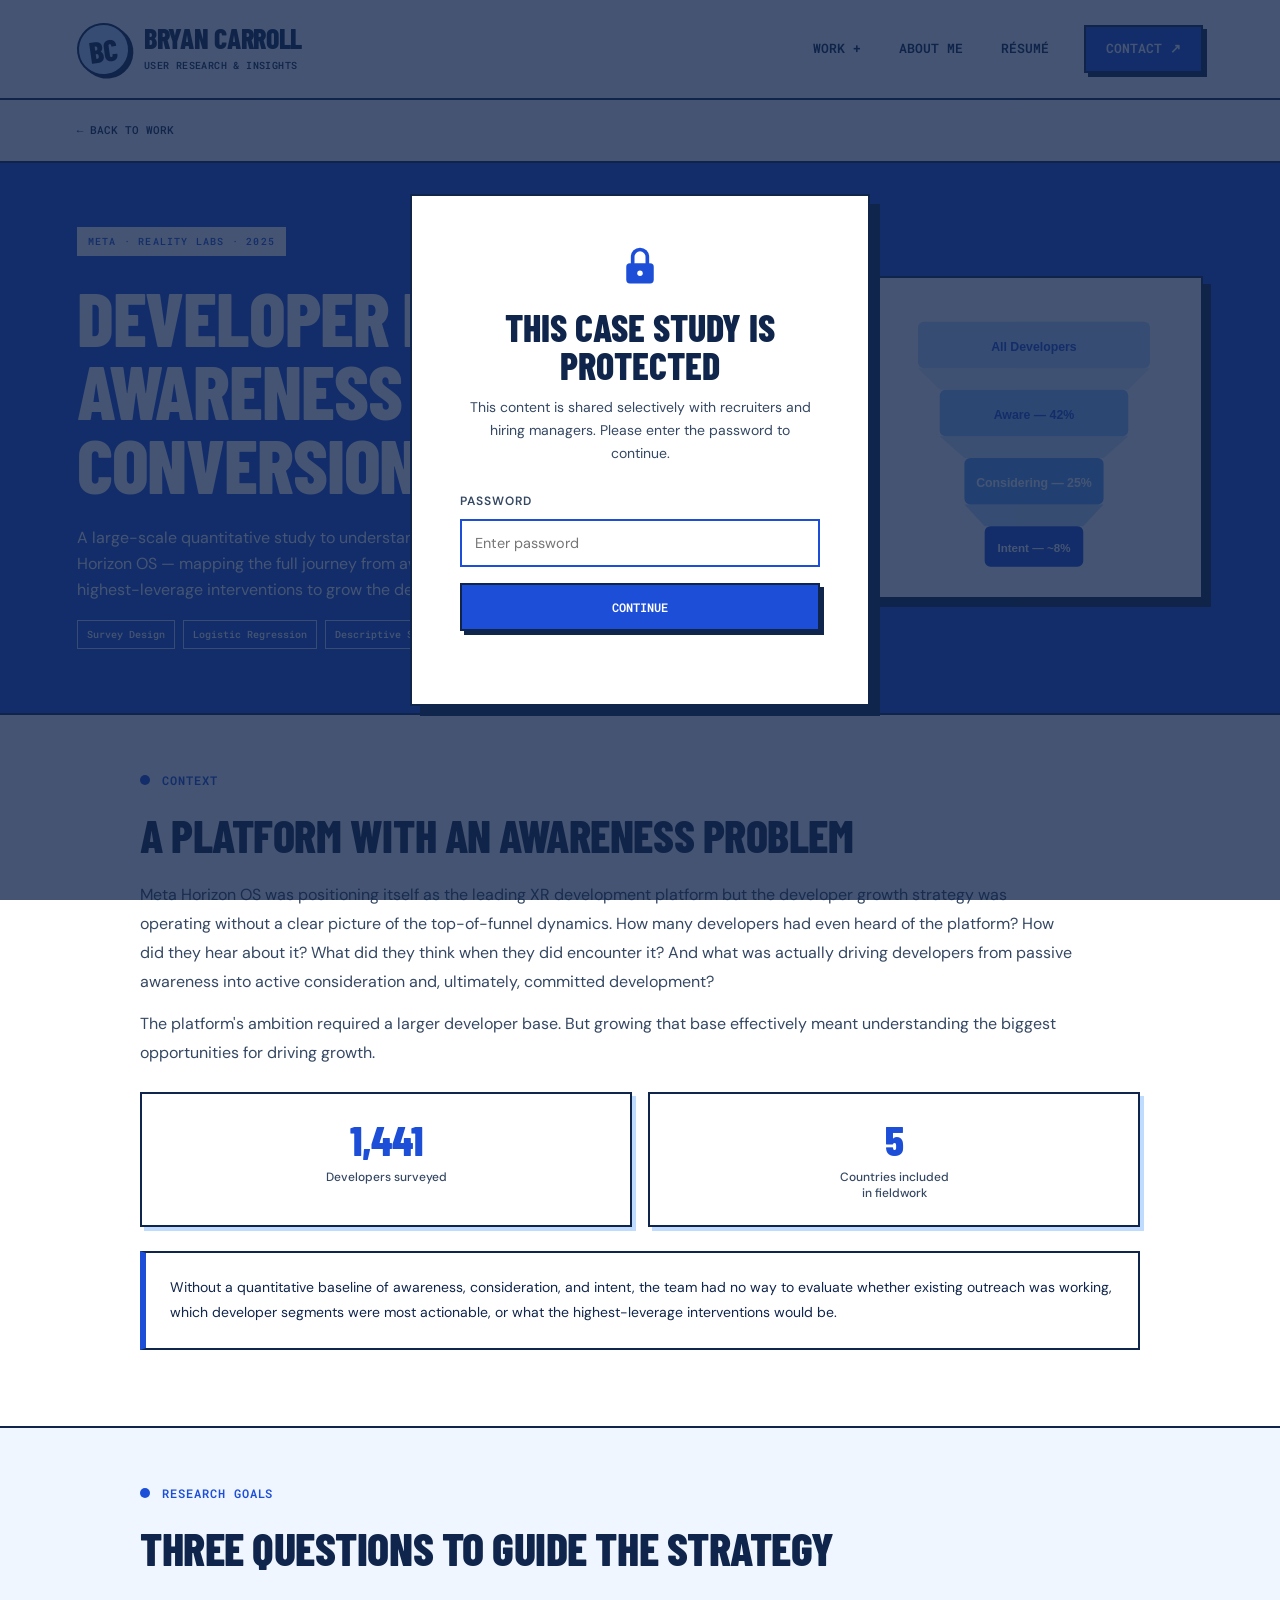
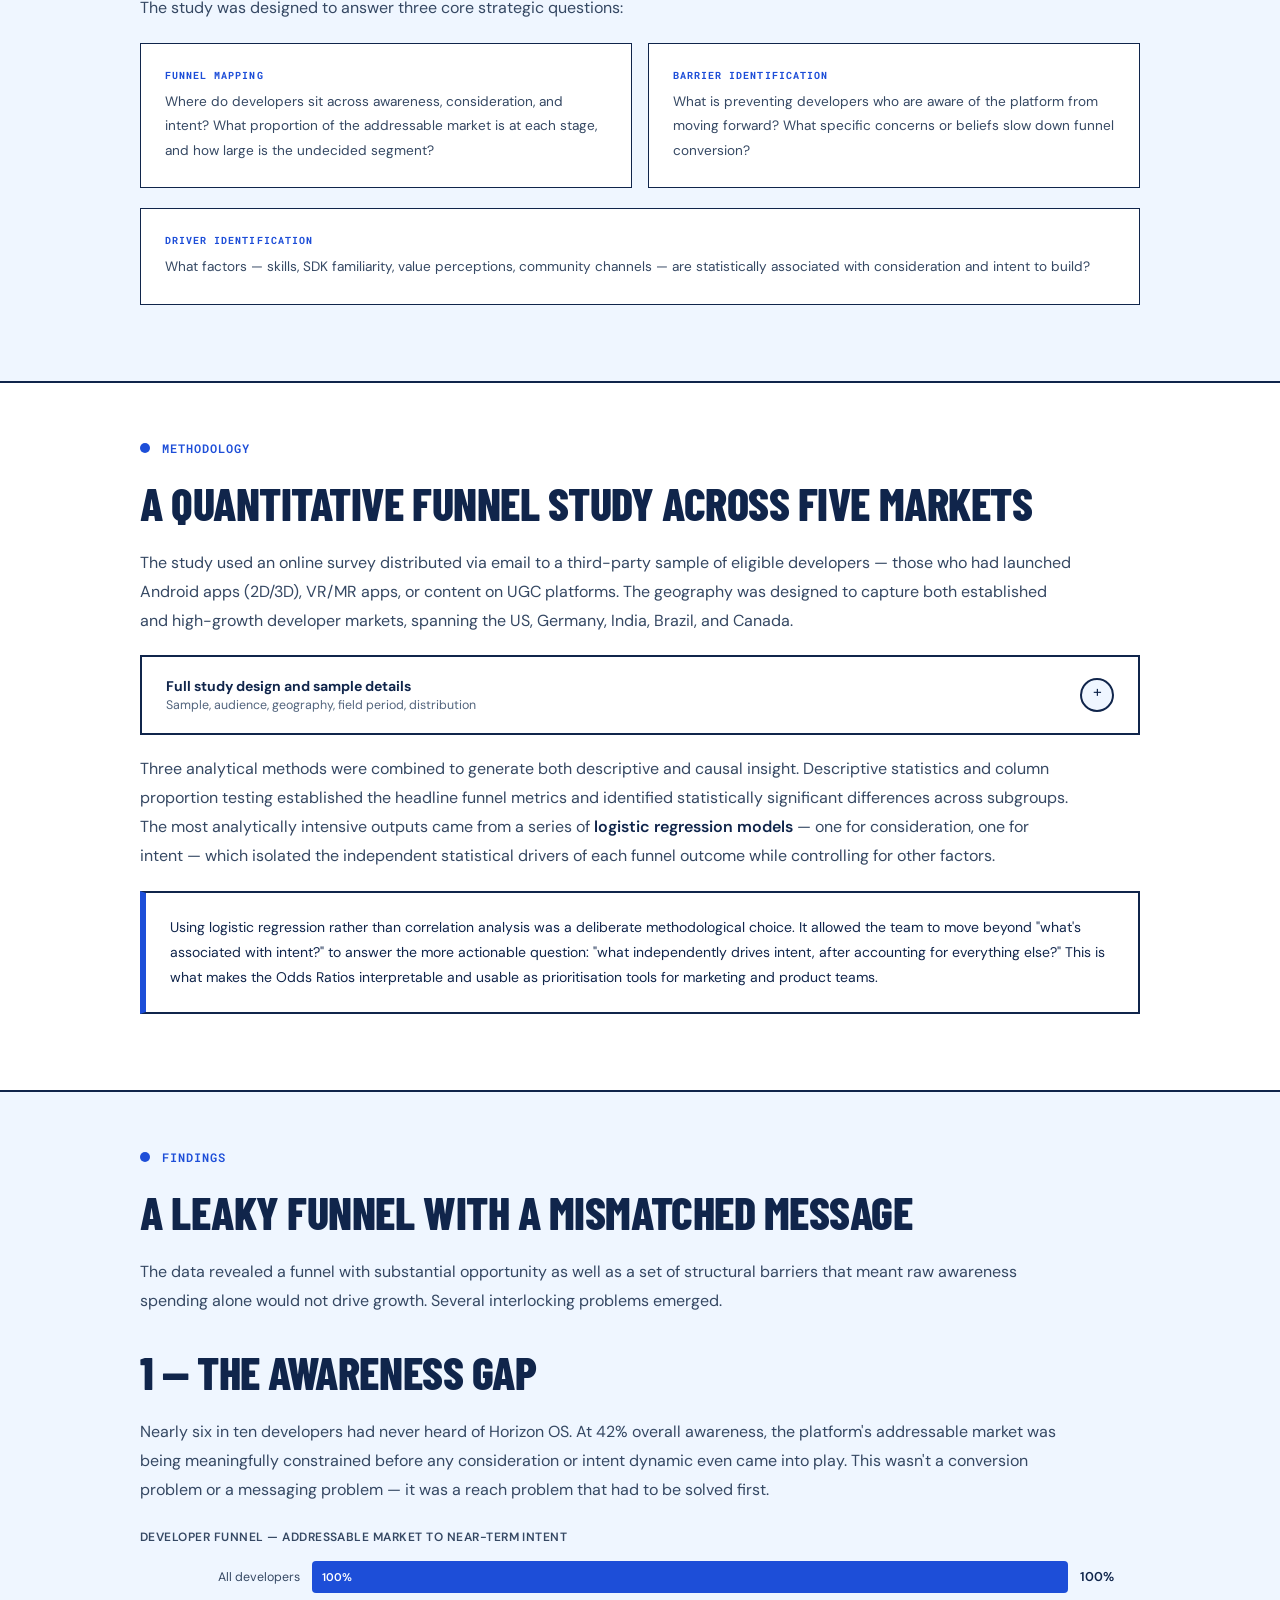
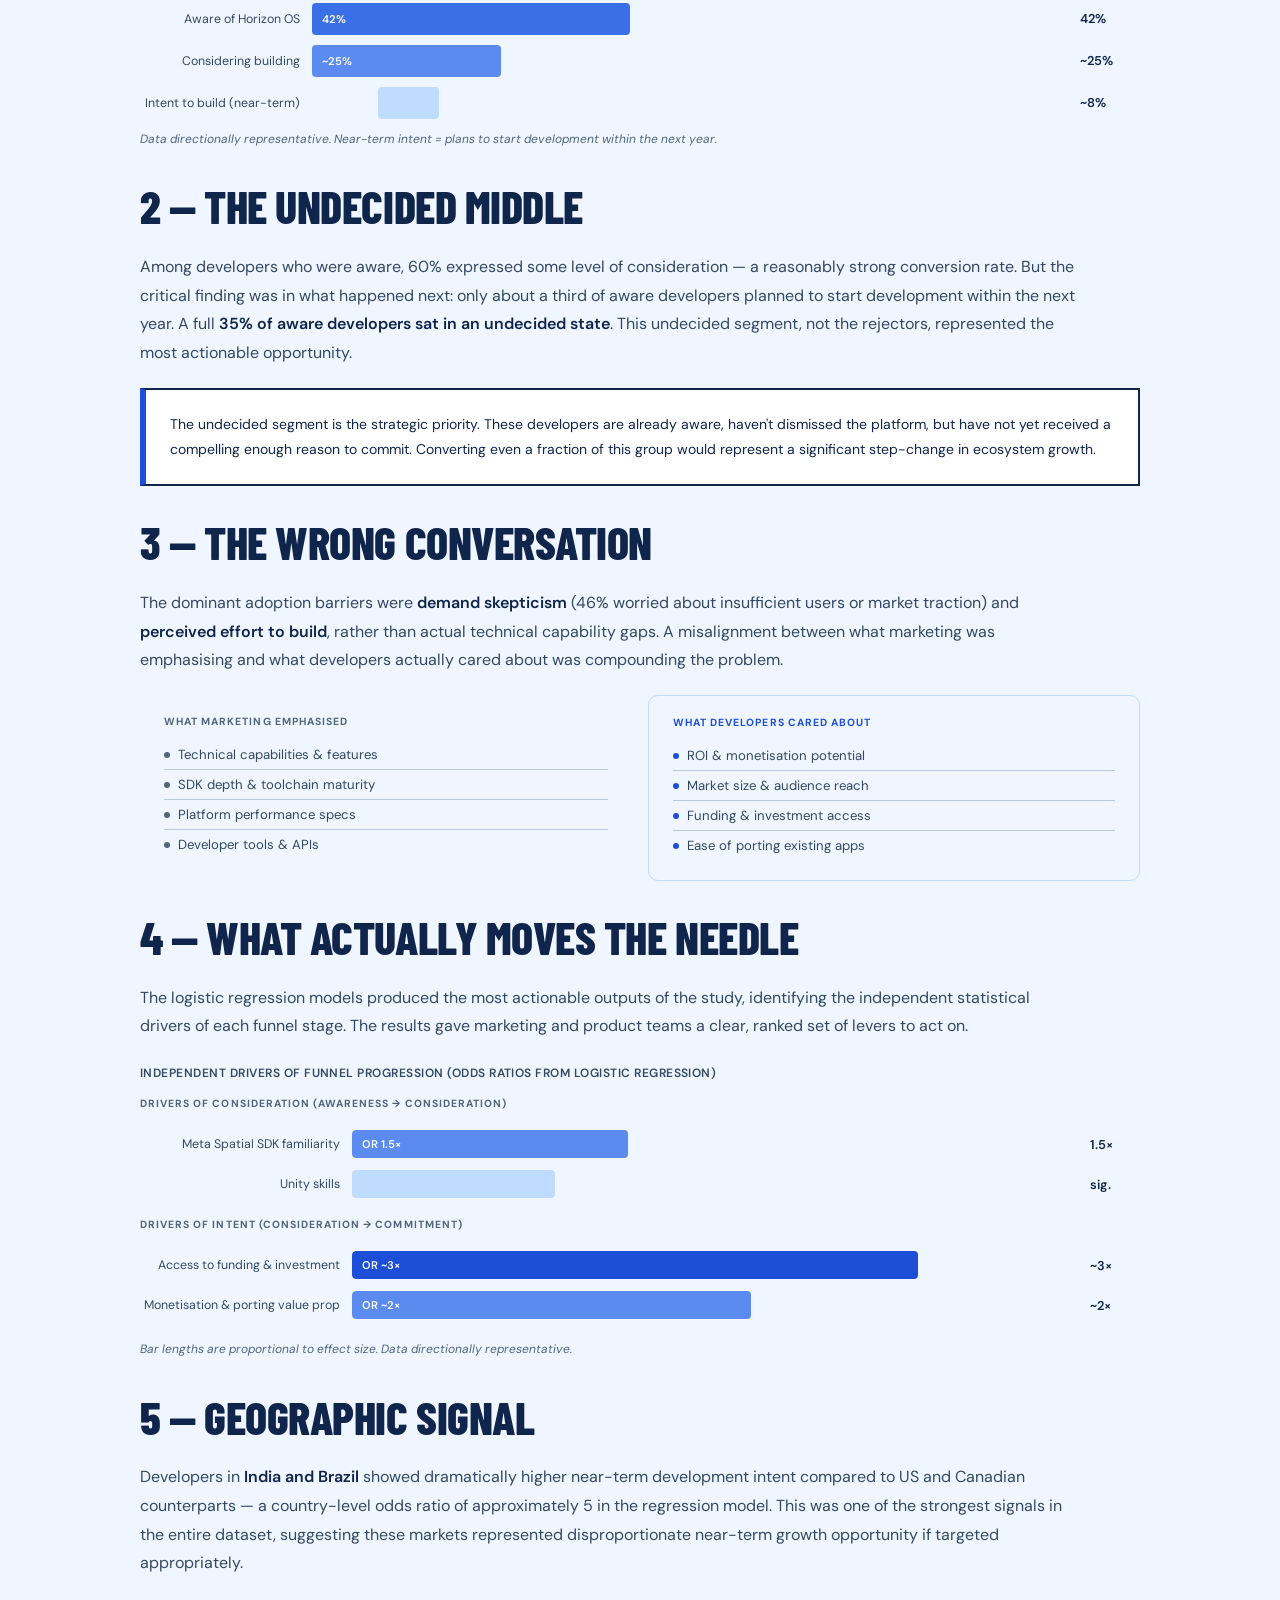
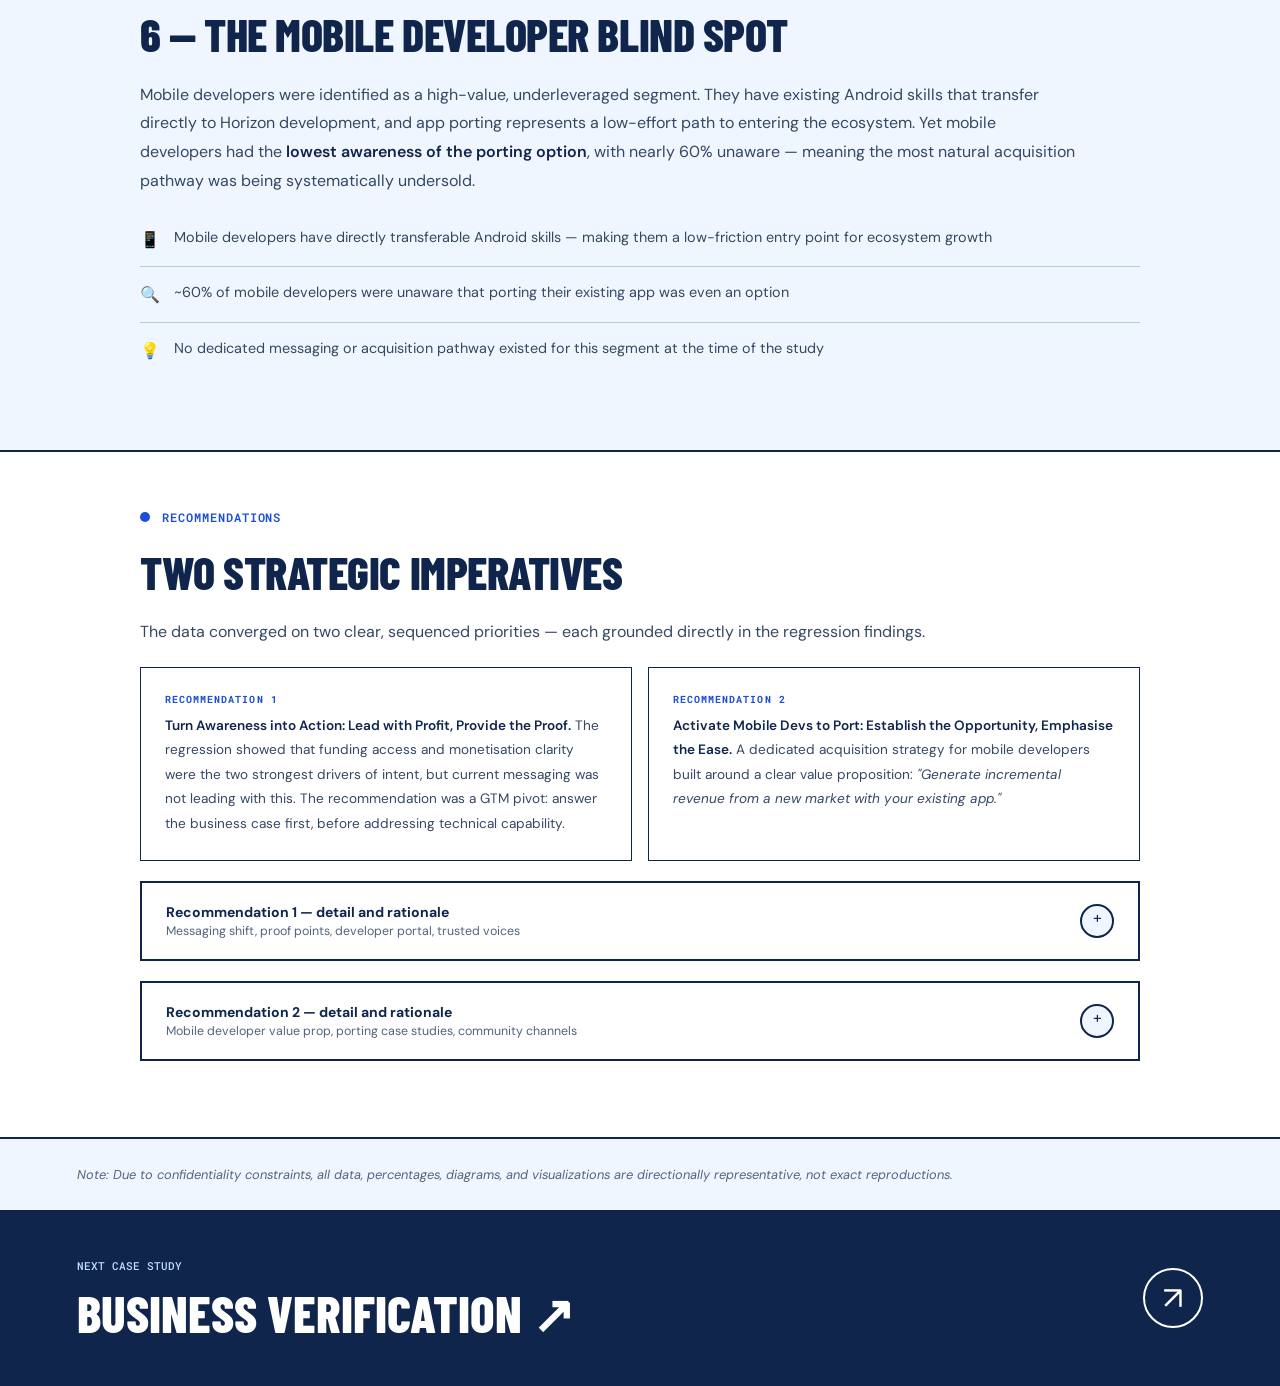
<file: case-study-5.html>
<!DOCTYPE html>
<html lang="en">
<head>
  <meta charset="UTF-8" />
  <meta name="viewport" content="width=device-width, initial-scale=1.0" />
  <title>Developer Funnel Awareness — Bryan Carroll</title>
  <link rel="preconnect" href="https://fonts.googleapis.com" />
  <link rel="preconnect" href="https://fonts.gstatic.com" crossorigin />
  <link href="https://fonts.googleapis.com/css2?family=Barlow+Condensed:wght@700;800;900&amp;family=DM+Sans:wght@400;500;600;700&amp;family=Roboto+Mono:wght@400;500;600&amp;display=swap" rel="stylesheet" />
  <style>
    *, *::before, *::after { box-sizing: border-box; margin: 0; padding: 0; }

    :root {
      --bg:           #FAFAFA;
      --bg-2:         #F4F4F5;
      --bg-3:         #EBEBED;
      --text-1:       #111827;
      --text-2:       #4B5563;
      --text-3:       #9CA3AF;
      --accent:       #1D4ED8;
      --accent-light: #EFF6FF;
      --accent-mid:   #BFDBFE;
      --border:       #E5E7EB;
      --nav-w:        260px;
      --serif:        'DM Serif Display', Georgia, serif;
      --sans:         'Inter', system-ui, sans-serif;
      --radius:       12px;
      --transition:   0.2s ease;
    }

    html { scroll-behavior: smooth; }

    body {
      font-family: var(--sans);
      background: var(--bg);
      color: var(--text-1);
      display: flex;
      min-height: 100vh;
    }

    /* ── SIDEBAR ─────────────────────────────────── */
    nav#sidebar {
      position: fixed; top: 0; left: 0;
      width: var(--nav-w); height: 100vh;
      background: #fff; border-right: 1px solid var(--border);
      display: flex; flex-direction: column;
      padding: 48px 32px; z-index: 100; gap: 0;
    }
    .nav-identity { margin-bottom: 48px; }
    .nav-identity .role {
      font-size: 0.75rem; font-weight: 500; letter-spacing: 0.08em;
      text-transform: uppercase; color: var(--text-3); margin-top: 6px;
    }
    .nav-section-label {
      font-size: 0.65rem; font-weight: 600; letter-spacing: 0.12em;
      text-transform: uppercase; color: var(--text-3); margin-bottom: 12px;
    }
    .nav-links { list-style: none; margin-bottom: 36px; }
    .nav-links li + li { margin-top: 2px; }
    .nav-links a {
      display: block; font-size: 0.875rem; font-weight: 400;
      color: var(--text-2); text-decoration: none;
      padding: 7px 12px; border-radius: 8px;
      transition: background var(--transition), color var(--transition);
    }
    .nav-links a:hover, .nav-links a.active { background: var(--accent-light); color: var(--accent); }
    .nav-links a.active { font-weight: 500; }
    .nav-divider { height: 1px; background: var(--border); margin-bottom: 36px; }
    .nav-footer { margin-top: auto; display: flex; flex-direction: column; gap: 12px; }
    .nav-footer a { font-size: 0.8rem; color: var(--text-3); text-decoration: none; transition: color var(--transition); }
    .nav-footer a:hover { color: var(--accent); }

    /* ── MAIN ────────────────────────────────────── */
    main { margin-left: var(--nav-w); flex: 1; max-width: 900px; padding: 80px 64px 120px; }

    /* ── TYPOGRAPHY ──────────────────────────────── */
    h2 { font-family: var(--serif); font-size: clamp(1.75rem, 3vw, 2.25rem); line-height: 1.2; color: var(--text-1); margin-bottom: 20px; }
    h3 { font-size: 1rem; font-weight: 600; color: var(--text-1); margin-bottom: 10px; }
    p { font-size: 0.9375rem; line-height: 1.75; color: var(--text-2); }
    p + p { margin-top: 14px; }
    strong { color: var(--text-1); font-weight: 600; }

    /* ── BACK LINK ───────────────────────────────── */
    .back-link {
      display: inline-flex; align-items: center; gap: 6px;
      font-size: 0.8rem; color: var(--text-3); text-decoration: none;
      margin-bottom: 32px; transition: color var(--transition);
    }
    .back-link:hover { color: var(--accent); }

    /* ── CASE HERO ───────────────────────────────── */
    .case-hero {
      background: var(--bg-2);
      border: 1px solid var(--border);
      border-radius: var(--radius);
      padding: 48px 56px;
      display: grid; grid-template-columns: 1fr 220px;
      gap: 40px; align-items: center;
      margin-bottom: 0;
    }
    .company-tag {
      display: inline-block; font-size: 0.65rem; font-weight: 700;
      letter-spacing: 0.12em; text-transform: uppercase;
      color: var(--accent); background: var(--accent-light);
      padding: 4px 10px; border-radius: 999px; margin-bottom: 16px;
    }
    .method-pills { display: flex; flex-wrap: wrap; gap: 8px; margin-top: 16px; }
    .method-pill {
      font-size: 0.75rem; font-weight: 500;
      padding: 5px 12px; border-radius: 999px;
      border: 1px solid var(--border); color: var(--text-2);
    }

    /* ── CONTENT CARD ────────────────────────────── */
    .content-card {
      background: #fff;
      border: 1px solid var(--border);
      border-top: none;
      border-radius: 0 0 var(--radius) var(--radius);
      padding: 56px;
    }

    /* ── SECTION SPACING ─────────────────────────── */
    .case-section { margin-bottom: 48px; }
    .case-section:last-child { margin-bottom: 0; }
    .section-divider { height: 1px; background: var(--border); margin: 48px 0; }

    .section-eyebrow {
      font-size: 0.65rem; font-weight: 700; letter-spacing: 0.12em;
      text-transform: uppercase; color: var(--accent); margin-bottom: 10px;
    }

    /* ── HIGHLIGHT BOX ───────────────────────────── */
    .highlight-box {
      background: var(--accent-light);
      border-left: 3px solid var(--accent);
      border-radius: 0 8px 8px 0;
      padding: 16px 20px; margin: 20px 0;
    }
    .highlight-box p { color: var(--text-1); font-size: 0.875rem; }

    /* ── STAT ROW ────────────────────────────────── */
    .stat-row { display: grid; grid-template-columns: repeat(auto-fit, minmax(140px, 1fr)); gap: 16px; margin: 24px 0; }
    .stat-box { background: var(--bg-2); border-radius: 10px; padding: 20px; text-align: center; }
    .stat-box.accent { background: var(--accent); }
    .stat-box.accent .stat-number { color: #fff; }
    .stat-box.accent .stat-label { color: rgba(255,255,255,0.75); }
    .stat-number { font-family: var(--serif); font-size: 2rem; color: var(--text-1); line-height: 1; margin-bottom: 6px; }
    .stat-label { font-size: 0.75rem; color: var(--text-3); font-weight: 500; line-height: 1.3; }

    /* ── PHASE GRID ──────────────────────────────── */
    .phase-grid { display: grid; grid-template-columns: 1fr 1fr; gap: 16px; margin: 20px 0; }
    .phase-box { background: var(--bg-2); border-radius: 10px; padding: 20px 24px; }
    .phase-label { font-size: 0.65rem; font-weight: 700; letter-spacing: 0.1em; text-transform: uppercase; color: var(--accent); margin-bottom: 8px; }
    .phase-box p { font-size: 0.85rem; }

    /* ── FINDINGS LIST ───────────────────────────── */
    .findings-list { list-style: none; margin: 16px 0; }
    .findings-list li {
      padding: 14px 0; border-bottom: 1px solid var(--border);
      display: flex; gap: 14px; align-items: flex-start;
      font-size: 0.9rem; color: var(--text-2); line-height: 1.6;
    }
    .findings-list li:last-child { border-bottom: none; }
    .find-icon { font-size: 1rem; flex-shrink: 0; margin-top: 1px; }

    /* ── ACCORDION ───────────────────────────────── */
    .accordion { margin: 20px 0; border: 1px solid var(--border); border-radius: 10px; overflow: hidden; }
    .accordion-trigger {
      width: 100%; background: none; border: none; cursor: pointer;
      display: flex; justify-content: space-between; align-items: center;
      padding: 18px 20px; text-align: left;
      transition: background var(--transition);
    }
    .accordion-trigger:hover { background: var(--bg-2); }
    .accordion-text { flex: 1; }
    .accordion-label { font-size: 0.875rem; font-weight: 500; color: var(--text-1); }
    .accordion-sublabel { font-size: 0.775rem; color: var(--text-3); margin-top: 2px; }
    .accordion-icon {
      width: 24px; height: 24px; border-radius: 50%;
      background: var(--bg-2); border: 1px solid var(--border);
      color: var(--text-2); font-size: 1rem; line-height: 24px; text-align: center;
      flex-shrink: 0; margin-left: 16px;
      transition: transform 0.25s ease, background var(--transition), border-color var(--transition), color var(--transition);
    }
    .accordion-trigger[aria-expanded="true"] .accordion-icon {
      transform: rotate(45deg);
      background: var(--accent-light); border-color: var(--accent); color: var(--accent);
    }
    .accordion-body { max-height: 0; overflow: hidden; transition: max-height 0.35s ease; }
    .accordion-body-inner { padding: 24px 20px; border-top: 1px solid var(--border); }
    .accordion-body-inner p { font-size: 0.875rem; }
    .accordion-body-inner p + p { margin-top: 12px; }

    /* ── DETAIL TABLE ────────────────────────────── */
    .detail-table { width: 100%; border-collapse: collapse; font-size: 0.825rem; margin-top: 12px; }
    .detail-table th { text-align: left; font-size: 0.65rem; font-weight: 700; letter-spacing: 0.1em; text-transform: uppercase; color: var(--text-3); padding: 8px 12px; border-bottom: 1px solid var(--border); }
    .detail-table td { padding: 10px 12px; border-bottom: 1px solid var(--border); color: var(--text-2); vertical-align: top; line-height: 1.5; }
    .detail-table tr:last-child td { border-bottom: none; }
    .detail-table td:first-child { font-weight: 500; color: var(--text-1); white-space: nowrap; }

    /* ── ANALYSIS NOTE ───────────────────────────── */
    .analysis-note { background: var(--bg-2); border-radius: 8px; padding: 14px 16px; margin-top: 14px; }
    .analysis-note p { font-size: 0.825rem; }

    /* ── CHART: FUNNEL ───────────────────────────── */
    .chart-wrap { margin: 24px 0; }
    .chart-title { font-size: 0.75rem; font-weight: 600; color: var(--text-2); margin-bottom: 16px; letter-spacing: 0.04em; text-transform: uppercase; }

    /* ── FUNNEL BARS ─────────────────────────────── */
    .funnel-chart { display: flex; flex-direction: column; gap: 10px; }
    .funnel-row { display: grid; grid-template-columns: 160px 1fr 60px; align-items: center; gap: 12px; }
    .funnel-label { font-size: 0.775rem; color: var(--text-2); text-align: right; }
    .funnel-track { height: 32px; background: var(--bg-2); border-radius: 4px; position: relative; overflow: visible; }
    .funnel-fill {
      position: absolute; top: 0; left: 0; height: 100%; border-radius: 4px;
      display: flex; align-items: center; padding-left: 10px;
      font-size: 0.7rem; font-weight: 600; color: #fff;
    }
    .funnel-fill.level-1 { background: #1D4ED8; }
    .funnel-fill.level-2 { background: #3B6FE8; }
    .funnel-fill.level-3 { background: #5B8BEE; }
    .funnel-fill.level-4 { background: #BFDBFE; color: var(--text-2); padding-left: 0; left: calc(var(--w) + 6px); }
    .funnel-pct { font-size: 0.8rem; font-weight: 600; color: var(--text-1); }
    .funnel-note { font-size: 0.75rem; color: var(--text-3); margin-top: 10px; font-style: italic; }

    /* ── OR CHART ────────────────────────────────── */
    .or-chart { display: flex; flex-direction: column; gap: 12px; margin: 20px 0; }
    .or-row { display: grid; grid-template-columns: 200px 1fr 50px; align-items: center; gap: 12px; }
    .or-label { font-size: 0.775rem; color: var(--text-2); text-align: right; line-height: 1.3; }
    .or-track { height: 28px; background: var(--bg-2); border-radius: 4px; position: relative; overflow: hidden; }
    .or-fill {
      position: absolute; top: 0; left: 0; height: 100%; border-radius: 4px;
      display: flex; align-items: center; padding-left: 10px;
      font-size: 0.7rem; font-weight: 600; color: #fff;
    }
    .or-fill.strong { background: #1D4ED8; }
    .or-fill.medium { background: #5B8BEE; }
    .or-fill.light  { background: #BFDBFE; color: var(--text-2); }
    .or-val { font-size: 0.8rem; font-weight: 600; color: var(--text-1); }
    .or-section-label { font-size: 0.65rem; font-weight: 700; letter-spacing: 0.1em; text-transform: uppercase; color: var(--text-3); margin: 16px 0 6px; }

    /* ── MESSAGING CONTRAST ──────────────────────── */
    .contrast-grid { display: grid; grid-template-columns: 1fr 1fr; gap: 16px; margin: 20px 0; }
    .contrast-box { background: var(--bg-2); border-radius: 10px; padding: 20px 24px; }
    .contrast-box.emphasis { background: var(--accent-light); border: 1px solid var(--accent-mid); }
    .contrast-label { font-size: 0.65rem; font-weight: 700; letter-spacing: 0.1em; text-transform: uppercase; color: var(--text-3); margin-bottom: 12px; }
    .contrast-label.emphasis { color: var(--accent); }
    .contrast-item { display: flex; align-items: center; gap: 8px; padding: 6px 0; font-size: 0.825rem; color: var(--text-2); border-bottom: 1px solid var(--border); }
    .contrast-item:last-child { border-bottom: none; }
    .contrast-dot { width: 6px; height: 6px; border-radius: 50%; flex-shrink: 0; background: var(--text-3); }
    .contrast-dot.emphasis { background: var(--accent); }

    /* ── REFLECTION BOX ──────────────────────────── */
    .reflection-box { border: 1px solid var(--border); border-radius: 10px; padding: 28px 32px; }
    .reflection-item { margin-bottom: 20px; padding-bottom: 20px; border-bottom: 1px solid var(--border); }
    .reflection-item:last-child { margin-bottom: 0; padding-bottom: 0; border-bottom: none; }
    .reflection-label { font-size: 0.75rem; font-weight: 600; letter-spacing: 0.06em; text-transform: uppercase; color: var(--text-3); margin-bottom: 6px; }
    .reflection-item p { font-size: 0.875rem; }

    /* ══════════════════════════════════════════════════
       HAMBURGER BUTTON
    ══════════════════════════════════════════════════ */
    .mobile-topbar {
      display: none;
      position: fixed; top: 0; left: 0; right: 0; z-index: 300;
      height: 56px;
      background: #fff; border-bottom: 1px solid var(--border);
      align-items: center; gap: 12px;
      padding: 0 16px;
    }
    .mobile-topbar-name { font-family: var(--serif); font-size: 1rem; color: var(--text-1); }

    .hamburger {
      display: flex;
      flex-direction: column; justify-content: center; align-items: center; gap: 5px;
      width: 36px; height: 36px; flex-shrink: 0;
      background: var(--bg-2); border: 1px solid var(--border);
      border-radius: 8px; cursor: pointer; padding: 0;
    }
    .hamburger span {
      display: block; width: 18px; height: 2px;
      background: var(--text-1); border-radius: 2px;
      transition: transform 0.25s ease, opacity 0.2s ease;
    }
    .hamburger.open span:nth-child(1) { transform: translateY(7px) rotate(45deg); }
    .hamburger.open span:nth-child(2) { opacity: 0; transform: scaleX(0); }
    .hamburger.open span:nth-child(3) { transform: translateY(-7px) rotate(-45deg); }

    .nav-backdrop {
      display: none; position: fixed; inset: 0;
      background: rgba(0,0,0,0.25); z-index: 150;
      opacity: 0; transition: opacity 0.3s ease; pointer-events: none;
    }
    .nav-backdrop.visible { opacity: 1; pointer-events: all; }

    /* ══════════════════════════════════════════════════
       RESPONSIVE
    ══════════════════════════════════════════════════ */
    @media (max-width: 768px) {
      .mobile-topbar { display: flex; }
      .nav-backdrop { display: block; }

      nav#sidebar {
        transform: translateX(-100%);
        transition: transform 0.3s ease;
        z-index: 200;
      }
      nav#sidebar.open {
        transform: translateX(0);
        box-shadow: 4px 0 32px rgba(0,0,0,0.15);
      }

      main {
        margin-left: 0 !important;
        padding: 80px 20px 80px;
        max-width: 100%;
      }

      h2 { font-size: clamp(1.4rem, 6vw, 2rem); }
      p  { font-size: 0.9rem; }

      .case-hero {
        grid-template-columns: 1fr;
        padding: 32px 28px;
        gap: 0;
      }
      .case-hero > svg,
      .case-hero > div:last-child { display: none; }

      .content-card { padding: 32px 20px; }
      .phase-grid { grid-template-columns: 1fr; }
      .contrast-grid { grid-template-columns: 1fr; }
      .or-row { grid-template-columns: 120px 1fr 40px; }
      .or-label { font-size: 0.7rem; }
      .funnel-row { grid-template-columns: 100px 1fr 50px; }
      .funnel-label { font-size: 0.7rem; }
      .stat-row { grid-template-columns: repeat(auto-fit, minmax(120px, 1fr)); }
      .stat-number { font-size: 1.6rem; }
    }

    /* ── PASSWORD GATE ───────────────────────────────── */
    #pw-gate {
      position: fixed;
      inset: 0;
      background: rgba(0,0,0,0.45);
      z-index: 9999;
      display: flex;
      align-items: center;
      justify-content: center;
    }
    #pw-gate .gate-card {
      background: #fff;
      border: 1px solid var(--border);
      border-radius: var(--radius);
      padding: 48px 40px;
      width: 100%;
      max-width: 400px;
      text-align: center;
      box-shadow: 0 8px 40px rgba(0,0,0,0.14);
    }
    .gate-lock-icon {
      display: flex;
      justify-content: center;
      margin-bottom: 20px;
    }
    .gate-title {
      font-family: var(--serif);
      font-size: 1.4rem;
      color: var(--text-1);
      margin-bottom: 12px;
    }
    .gate-body-text {
      font-size: 0.875rem;
      color: var(--text-2);
      line-height: 1.65;
      margin-bottom: 28px;
    }
    #pw-gate label {
      display: block;
      font-size: 0.75rem;
      font-weight: 600;
      letter-spacing: 0.08em;
      text-transform: uppercase;
      color: var(--text-2);
      margin-bottom: 10px;
      text-align: left;
    }
    #pw-gate input[type="password"] {
      width: 100%;
      padding: 10px 14px;
      border: 1px solid var(--border);
      border-radius: 8px;
      font-family: var(--sans);
      font-size: 0.9rem;
      color: var(--text-1);
      background: var(--bg);
      outline: none;
      transition: border-color var(--transition);
      margin-bottom: 16px;
    }
    #pw-gate input[type="password"]:focus {
      border-color: var(--accent);
    }
    #pw-gate button {
      width: 100%;
      padding: 11px;
      background: var(--accent);
      color: #fff;
      border: none;
      border-radius: 8px;
      font-family: var(--sans);
      font-size: 0.875rem;
      font-weight: 500;
      cursor: pointer;
      transition: opacity var(--transition);
    }
    #pw-gate button:hover { opacity: 0.88; }
    #pw-gate .gate-error {
      font-size: 0.8rem;
      color: #DC2626;
      margin-top: 10px;
      min-height: 1.2em;
    }
  </style>
  <link rel="stylesheet" href="site.css" />
  <script src="site.js" defer></script>
</head>
<body class="case-page">

  <!-- Password gate -->
  <div id="pw-gate" role="dialog" aria-modal="true" aria-labelledby="pw-gate-title">
    <div class="gate-card">
      <div class="gate-lock-icon">
        <svg width="44" height="44" viewBox="0 0 24 24" fill="none" xmlns="http://www.w3.org/2000/svg" aria-hidden="true">
          <rect x="4.5" y="10.5" width="15" height="11" rx="2" fill="#1D4ED8"/>
          <path d="M8 10.5V7a4 4 0 0 1 8 0v3.5" stroke="#1D4ED8" stroke-width="2" stroke-linecap="round"/>
          <circle cx="12" cy="16" r="1.5" fill="#fff"/>
        </svg>
      </div>
      <div class="gate-title" id="pw-gate-title">This case study is protected</div>
      <div class="gate-body-text">This content is shared selectively with recruiters and hiring managers. Please enter the password to continue.</div>
      <label for="pw-input">Password</label>
      <input type="password" id="pw-input" placeholder="Enter password" autocomplete="current-password" />
      <button id="pw-submit">Continue</button>
      <div class="gate-error" id="pw-error"></div>
    </div>
  </div>

  <!-- Mobile top bar -->
  <a class="skip-link" href="#main-content">Skip to content</a>
  <header class="site-header">
    <a class="site-brand" href="index.html" aria-label="Bryan Carroll, home">
      <span class="brand-mark" aria-hidden="true">BC</span>
      <span><span class="brand-name">Bryan Carroll</span><span class="brand-role">User Research &amp; Insights</span></span>
    </a>
    <nav class="desktop-nav" aria-label="Main navigation">
      <details class="work-menu">
        <summary>Work</summary>
        <ul class="work-dropdown">
          <li><a href="index.html#work">All case studies</a></li>
          <li><a href="case-study-1.html">Business Verification</a></li>
          <li><a href="case-study-2.html">Integrity Measurement</a></li>
          <li><a href="case-study-3.html">NetzDG Reporting</a></li>
          <li><a href="case-study-4.html">Developer ROI</a></li>
          <li><a href="case-study-5.html" aria-current="page">Developer Funnel</a></li>
        </ul>
      </details>
      <a href="index.html#about">About me</a>
      <a href="index.html#resume">Résumé</a>
      <a class="nav-contact" href="index.html#contact">Contact ↗</a>
    </nav>
    <button class="hamburger" aria-label="Open navigation" aria-expanded="false" aria-controls="sidebar">
      <span></span><span></span><span></span>
    </button>
  </header>
  <div class="nav-backdrop" aria-hidden="true"></div>

  <nav id="sidebar" aria-label="Mobile navigation" inert>
    <div class="nav-identity">
      <a href="index.html" style="font-family:var(--serif);font-size:1.25rem;color:var(--text-1);text-decoration:none;line-height:1.2;display:block;">Bryan Carroll</a>
      <div class="role">User Research &amp; Insights</div>
    </div>
    <div class="nav-section-label">Work</div>
    <ul class="nav-links">
      <li><a href="index.html#work">All case studies</a></li>
      <li><a href="case-study-1.html">Business Verification</a></li>
      <li><a href="case-study-2.html">Integrity Measurement</a></li>
      <li><a href="case-study-3.html">NetzDG Reporting</a></li>
      <li><a href="case-study-4.html">Developer ROI</a></li>
      <li><a href="case-study-5.html" class="active">Developer Funnel</a></li>
    </ul>
    <div class="nav-divider"></div>
    <div class="nav-section-label">About</div>
    <ul class="nav-links">
      <li><a href="index.html#about">About me</a></li>
      <li><a href="index.html#resume">Résumé</a></li>
      <li><a href="index.html#contact">Contact</a></li>
    </ul>
    <div class="nav-footer">
      <a href="mailto:bryan@carroll-parker.me">bryan@carroll-parker.me</a>
    </div>
  </nav>

  <main id="main-content" tabindex="-1">
    <a class="back-link" href="index.html">← Back to work</a>

    <!-- HERO -->
    <div class="case-hero">
      <div>
        <span class="company-tag">Meta · Reality Labs · 2025</span>
        <h1>Developer Funnel<br>Awareness &amp; Conversion</h1>
        <p style="font-size:0.9rem;color:var(--text-2);line-height:1.65;max-width:440px">A large-scale quantitative study to understand how developers discover and evaluate Meta Horizon OS — mapping the full journey from awareness to intent to build, and identifying the highest-leverage interventions to grow the developer ecosystem.</p>
        <div class="method-pills">
          <span class="method-pill">Survey Design</span>
          <span class="method-pill">Logistic Regression</span>
          <span class="method-pill">Descriptive Statistics</span>
          <span class="method-pill">Funnel Analysis</span>
          <span class="method-pill">Segmentation</span>
        </div>
      </div>
      <!-- Hero SVG: funnel diagram -->
      <svg viewBox="0 0 200 190" fill="none" xmlns="http://www.w3.org/2000/svg" aria-hidden="true">
        <!-- Funnel tier 1: All Developers -->
        <rect x="20" y="15" width="160" height="32" rx="4" fill="#BFDBFE"/>
        <text x="100" y="35" text-anchor="middle" font-size="8.5" fill="#1D4ED8" font-weight="600" font-family="Inter,sans-serif">All Developers</text>
        <!-- Funnel connector 1 -->
        <polygon points="20,47 180,47 165,62 35,62" fill="#BFDBFE" opacity="0.4"/>
        <!-- Funnel tier 2: Aware -->
        <rect x="35" y="62" width="130" height="32" rx="4" fill="#93C5FD"/>
        <text x="100" y="82" text-anchor="middle" font-size="8.5" fill="#1D4ED8" font-weight="600" font-family="Inter,sans-serif">Aware — 42%</text>
        <!-- Funnel connector 2 -->
        <polygon points="35,94 165,94 148,109 52,109" fill="#93C5FD" opacity="0.4"/>
        <!-- Funnel tier 3: Considering -->
        <rect x="52" y="109" width="96" height="32" rx="4" fill="#60A5FA"/>
        <text x="100" y="129" text-anchor="middle" font-size="8.5" fill="#fff" font-weight="600" font-family="Inter,sans-serif">Considering — 25%</text>
        <!-- Funnel connector 3 -->
        <polygon points="52,141 148,141 134,156 66,156" fill="#60A5FA" opacity="0.4"/>
        <!-- Funnel tier 4: Intending -->
        <rect x="66" y="156" width="68" height="28" rx="4" fill="#1D4ED8"/>
        <text x="100" y="174" text-anchor="middle" font-size="8" fill="#fff" font-weight="600" font-family="Inter,sans-serif">Intent — ~8%</text>
      </svg>
    </div>

    <div class="content-card">

      <!-- CONTEXT -->
      <div class="case-section">
        <div class="section-eyebrow">Context</div>
        <h3>A Platform with an Awareness Problem</h3>
        <p>Meta Horizon OS was positioning itself as the leading XR development platform but the developer growth strategy was operating without a clear picture of the top-of-funnel dynamics. How many developers had even heard of the platform? How did they hear about it? What did they think when they did encounter it? And what was actually driving developers from passive awareness into active consideration and, ultimately, committed development?</p>
        <p>The platform's ambition required a larger developer base. But growing that base effectively meant understanding the biggest opportunities for driving growth.</p>

        <div class="stat-row">
          <div class="stat-box">
            <div class="stat-number">1,441</div>
            <div class="stat-label">Developers surveyed</div>
          </div>
          <div class="stat-box">
            <div class="stat-number">5</div>
            <div class="stat-label">Countries included<br>in fieldwork</div>
          </div>
        </div>

        <div class="highlight-box">
          <p>Without a quantitative baseline of awareness, consideration, and intent, the team had no way to evaluate whether existing outreach was working, which developer segments were most actionable, or what the highest-leverage interventions would be.</p>
        </div>
      </div>

      <div class="section-divider"></div>

      <!-- RESEARCH GOALS -->
      <div class="case-section section-tint">
        <div class="section-eyebrow">Research Goals</div>
        <h3>Three Questions to Guide the Strategy</h3>
        <p>The study was designed to answer three core strategic questions:</p>

        <div class="phase-grid">
          <div class="phase-box">
            <div class="phase-label">Funnel Mapping</div>
            <p>Where do developers sit across awareness, consideration, and intent? What proportion of the addressable market is at each stage, and how large is the undecided segment?</p>
          </div>
          <div class="phase-box">
            <div class="phase-label">Barrier Identification</div>
            <p>What is preventing developers who are aware of the platform from moving forward? What specific concerns or beliefs slow down funnel conversion?</p>
          </div>
        </div>
        <div class="phase-grid" style="margin-top:0">
          <div class="phase-box" style="grid-column:1 / -1">
            <div class="phase-label">Driver Identification</div>
            <p>What factors — skills, SDK familiarity, value perceptions, community channels — are statistically associated with consideration and intent to build?</p>
          </div>
        </div>
      </div>

      <div class="section-divider"></div>

      <!-- METHODOLOGY -->
      <div class="case-section">
        <div class="section-eyebrow">Methodology</div>
        <h3>A Quantitative Funnel Study Across Five Markets</h3>
        <p>The study used an online survey distributed via email to a third-party sample of eligible developers — those who had launched Android apps (2D/3D), VR/MR apps, or content on UGC platforms. The geography was designed to capture both established and high-growth developer markets, spanning the US, Germany, India, Brazil, and Canada.</p>

        <!-- Methodology accordion -->
        <div class="accordion">
          <button class="accordion-trigger" aria-expanded="false">
            <div class="accordion-text">
              <div class="accordion-label">Full study design and sample details</div>
              <div class="accordion-sublabel">Sample, audience, geography, field period, distribution</div>
            </div>
            <div class="accordion-icon">+</div>
          </button>
          <div class="accordion-body">
            <div class="accordion-body-inner">
              <table class="detail-table">
                <thead>
                  <tr><th>Dimension</th><th>Detail</th></tr>
                </thead>
                <tbody>
                  <tr><td>Sample size</td><td>1,441 developers</td></tr>
                  <tr><td>Audience</td><td>Developers who had launched Android (2D/3D), VR/MR, or UGC platform apps</td></tr>
                  <tr><td>Markets</td><td>US, Germany, India, Brazil, Canada</td></tr>
                  <tr><td>Field period</td><td>June 23 – August 25, 2025 (~2 months)</td></tr>
                  <tr><td>Distribution</td><td>Email invitation via vendor using third-party survey platform</td></tr>
                </tbody>
              </table>
            </div>
          </div>
        </div>

        <p style="margin-top:20px">Three analytical methods were combined to generate both descriptive and causal insight. Descriptive statistics and column proportion testing established the headline funnel metrics and identified statistically significant differences across subgroups. The most analytically intensive outputs came from a series of <strong>logistic regression models</strong> — one for consideration, one for intent — which isolated the independent statistical drivers of each funnel outcome while controlling for other factors.</p>

        <div class="highlight-box">
          <p>Using logistic regression rather than correlation analysis was a deliberate methodological choice. It allowed the team to move beyond "what's associated with intent?" to answer the more actionable question: "what independently drives intent, after accounting for everything else?" This is what makes the Odds Ratios interpretable and usable as prioritisation tools for marketing and product teams.</p>
        </div>
      </div>

      <div class="section-divider"></div>

      <!-- FINDINGS -->
      <div class="case-section section-tint">
        <div class="section-eyebrow">Findings</div>
        <h3>A Leaky Funnel with a Mismatched Message</h3>
        <p>The data revealed a funnel with substantial opportunity as well as a set of structural barriers that meant raw awareness spending alone would not drive growth. Several interlocking problems emerged.</p>

        <!-- Finding 1: Awareness Gap -->
        <h3 style="margin-top:32px">1 — The Awareness Gap</h3>
        <p>Nearly six in ten developers had never heard of Horizon OS. At 42% overall awareness, the platform's addressable market was being meaningfully constrained before any consideration or intent dynamic even came into play. This wasn't a conversion problem or a messaging problem — it was a reach problem that had to be solved first.</p>

        <!-- Funnel chart -->
        <div class="chart-wrap">
          <div class="chart-title">Developer funnel — addressable market to near-term intent</div>
          <div class="funnel-chart">
            <div class="funnel-row">
              <div class="funnel-label">All developers</div>
              <div class="funnel-track">
                <div class="funnel-fill level-1" style="--w:100%;width:100%">100%</div>
              </div>
              <div class="funnel-pct">100%</div>
            </div>
            <div class="funnel-row">
              <div class="funnel-label">Aware of Horizon OS</div>
              <div class="funnel-track">
                <div class="funnel-fill level-2" style="--w:42%;width:42%">42%</div>
              </div>
              <div class="funnel-pct">42%</div>
            </div>
            <div class="funnel-row">
              <div class="funnel-label">Considering building</div>
              <div class="funnel-track">
                <div class="funnel-fill level-3" style="--w:25%;width:25%">~25%</div>
              </div>
              <div class="funnel-pct">~25%</div>
            </div>
            <div class="funnel-row">
              <div class="funnel-label">Intent to build (near-term)</div>
              <div class="funnel-track">
                <div class="funnel-fill level-4" style="--w:8%;width:8%"></div>
              </div>
              <div class="funnel-pct">~8%</div>
            </div>
          </div>
          <p class="funnel-note">Data directionally representative. Near-term intent = plans to start development within the next year.</p>
        </div>

        <!-- Finding 2: Undecided Middle -->
        <h3 style="margin-top:32px">2 — The Undecided Middle</h3>
        <p>Among developers who were aware, 60% expressed some level of consideration — a reasonably strong conversion rate. But the critical finding was in what happened next: only about a third of aware developers planned to start development within the next year. A full <strong>35% of aware developers sat in an undecided state</strong>. This undecided segment, not the rejectors, represented the most actionable opportunity.</p>

        <div class="highlight-box">
          <p>The undecided segment is the strategic priority. These developers are already aware, haven't dismissed the platform, but have not yet received a compelling enough reason to commit. Converting even a fraction of this group would represent a significant step-change in ecosystem growth.</p>
        </div>

        <!-- Finding 3: Wrong Conversation -->
        <h3 style="margin-top:32px">3 — The Wrong Conversation</h3>
        <p>The dominant adoption barriers were <strong>demand skepticism</strong> (46% worried about insufficient users or market traction) and <strong>perceived effort to build</strong>, rather than actual technical capability gaps. A misalignment between what marketing was emphasising and what developers actually cared about was compounding the problem.</p>

        <div class="contrast-grid">
          <div class="contrast-box">
            <div class="contrast-label">What marketing emphasised</div>
            <div class="contrast-item"><div class="contrast-dot"></div>Technical capabilities &amp; features</div>
            <div class="contrast-item"><div class="contrast-dot"></div>SDK depth &amp; toolchain maturity</div>
            <div class="contrast-item"><div class="contrast-dot"></div>Platform performance specs</div>
            <div class="contrast-item"><div class="contrast-dot"></div>Developer tools &amp; APIs</div>
          </div>
          <div class="contrast-box emphasis">
            <div class="contrast-label emphasis">What developers cared about</div>
            <div class="contrast-item"><div class="contrast-dot emphasis"></div>ROI &amp; monetisation potential</div>
            <div class="contrast-item"><div class="contrast-dot emphasis"></div>Market size &amp; audience reach</div>
            <div class="contrast-item"><div class="contrast-dot emphasis"></div>Funding &amp; investment access</div>
            <div class="contrast-item"><div class="contrast-dot emphasis"></div>Ease of porting existing apps</div>
          </div>
        </div>

        <!-- Finding 4: Regression results -->
        <h3 style="margin-top:32px">4 — What Actually Moves the Needle</h3>
        <p>The logistic regression models produced the most actionable outputs of the study, identifying the independent statistical drivers of each funnel stage. The results gave marketing and product teams a clear, ranked set of levers to act on.</p>

        <div class="chart-wrap">
          <div class="chart-title">Independent drivers of funnel progression (Odds Ratios from logistic regression)</div>
          <div class="or-section-label">Drivers of Consideration (Awareness → Consideration)</div>
          <div class="or-chart">
            <div class="or-row">
              <div class="or-label">Meta Spatial SDK familiarity</div>
              <div class="or-track"><div class="or-fill medium" style="width:38%">OR 1.5×</div></div>
              <div class="or-val">1.5×</div>
            </div>
            <div class="or-row">
              <div class="or-label">Unity skills</div>
              <div class="or-track"><div class="or-fill light" style="width:28%"></div></div>
              <div class="or-val">sig.</div>
            </div>
          </div>
          <div class="or-section-label">Drivers of Intent (Consideration → Commitment)</div>
          <div class="or-chart">
            <div class="or-row">
              <div class="or-label">Access to funding &amp; investment</div>
              <div class="or-track"><div class="or-fill strong" style="width:78%">OR ~3×</div></div>
              <div class="or-val">~3×</div>
            </div>
            <div class="or-row">
              <div class="or-label">Monetisation &amp; porting value prop</div>
              <div class="or-track"><div class="or-fill medium" style="width:55%">OR ~2×</div></div>
              <div class="or-val">~2×</div>
            </div>
          </div>
          <p class="funnel-note">Bar lengths are proportional to effect size. Data directionally representative.</p>
        </div>

        <!-- Finding 5: Geographic Signal -->
        <h3 style="margin-top:32px">5 — Geographic Signal</h3>
        <p>Developers in <strong>India and Brazil</strong> showed dramatically higher near-term development intent compared to US and Canadian counterparts — a country-level odds ratio of approximately 5 in the regression model. This was one of the strongest signals in the entire dataset, suggesting these markets represented disproportionate near-term growth opportunity if targeted appropriately.</p>

        <!-- Finding 6: Mobile Dev Blind Spot -->
        <h3 style="margin-top:32px">6 — The Mobile Developer Blind Spot</h3>
        <p>Mobile developers were identified as a high-value, underleveraged segment. They have existing Android skills that transfer directly to Horizon development, and app porting represents a low-effort path to entering the ecosystem. Yet mobile developers had the <strong>lowest awareness of the porting option</strong>, with nearly 60% unaware — meaning the most natural acquisition pathway was being systematically undersold.</p>

        <ul class="findings-list">
          <li><span class="find-icon">📱</span><span>Mobile developers have directly transferable Android skills — making them a low-friction entry point for ecosystem growth</span></li>
          <li><span class="find-icon">🔍</span><span>~60% of mobile developers were unaware that porting their existing app was even an option</span></li>
          <li><span class="find-icon">💡</span><span>No dedicated messaging or acquisition pathway existed for this segment at the time of the study</span></li>
        </ul>
      </div>

      <div class="section-divider"></div>

      <!-- RECOMMENDATIONS -->
      <div class="case-section">
        <div class="section-eyebrow">Recommendations</div>
        <h3>Two Strategic Imperatives</h3>
        <p>The data converged on two clear, sequenced priorities — each grounded directly in the regression findings.</p>

        <div class="phase-grid">
          <div class="phase-box">
            <div class="phase-label">Recommendation 1</div>
            <p><strong>Turn Awareness into Action: Lead with Profit, Provide the Proof.</strong> The regression showed that funding access and monetisation clarity were the two strongest drivers of intent, but current messaging was not leading with this. The recommendation was a GTM pivot: answer the business case first, before addressing technical capability.</p>
          </div>
          <div class="phase-box">
            <div class="phase-label">Recommendation 2</div>
            <p><strong>Activate Mobile Devs to Port: Establish the Opportunity, Emphasise the Ease.</strong> A dedicated acquisition strategy for mobile developers built around a clear value proposition: <em>"Generate incremental revenue from a new market with your existing app."</em></p>
          </div>
        </div>

        <!-- Rec 1 detail accordion -->
        <div class="accordion">
          <button class="accordion-trigger" aria-expanded="false">
            <div class="accordion-text">
              <div class="accordion-label">Recommendation 1 — detail and rationale</div>
              <div class="accordion-sublabel">Messaging shift, proof points, developer portal, trusted voices</div>
            </div>
            <div class="accordion-icon">+</div>
          </button>
          <div class="accordion-body">
            <div class="accordion-body-inner">
              <p>The regression finding that funding access (OR ~3×) and monetisation clarity (OR ~2×) were the two strongest drivers of intent had a direct implication for marketing: the current over-index on technical features was leaving the most persuasive arguments unmade. The GTM pivot needed to answer four questions that undecided developers were asking:</p>
              <ul class="findings-list" style="margin-top:12px">
                <li><span class="find-icon">💰</span><span><strong>Can I make money?</strong> — Showcase developer success stories and monetisation outcomes prominently in outreach</span></li>
                <li><span class="find-icon">📈</span><span><strong>Is there a real market?</strong> — Publish platform traction reports to directly address demand skepticism (the #1 stated barrier)</span></li>
                <li><span class="find-icon">🏦</span><span><strong>Can I access support?</strong> — Make funding and incentive programmes highly visible and easy to apply for</span></li>
                <li><span class="find-icon">🚀</span><span><strong>Is it worth the effort?</strong> — Streamline onboarding; mobilise trusted technical voices (Android/Kotlin ecosystem figures) to demystify migration</span></li>
              </ul>
            </div>
          </div>
        </div>

        <!-- Rec 2 detail accordion -->
        <div class="accordion">
          <button class="accordion-trigger" aria-expanded="false">
            <div class="accordion-text">
              <div class="accordion-label">Recommendation 2 — detail and rationale</div>
              <div class="accordion-sublabel">Mobile developer value prop, porting case studies, community channels</div>
            </div>
            <div class="accordion-icon">+</div>
          </button>
          <div class="accordion-body">
            <div class="accordion-body-inner">
              <p>Mobile developers are a large, skills-compatible, and currently underserved segment with a clear path to entering the ecosystem. The challenge was not capability — it was awareness and perceived effort. The recommendation required a purpose-built acquisition strategy:</p>
              <table class="detail-table" style="margin-top:12px">
                <thead>
                  <tr><th>Action</th><th>Rationale</th></tr>
                </thead>
                <tbody>
                  <tr>
                    <td>Porting case studies</td>
                    <td>Commission and publish case studies that explicitly state the percentage of code change required. Low effort should be the centrepiece of the argument — not a footnote.</td>
                  </tr>
                  <tr>
                    <td>Interactive porting guides</td>
                    <td>Create step-by-step tooling that lets mobile developers estimate effort before committing — reducing the perceived risk of exploring the platform.</td>
                  </tr>
                  <tr>
                    <td>Targeted community outreach</td>
                    <td>Invest in campaigns targeting mobile developer communities on forums, YouTube, and blogs — the channels developers cited as most trusted for platform discovery.</td>
                  </tr>
                </tbody>
              </table>
              <div class="analysis-note" style="margin-top:16px">
                <p><strong>On channel strategy:</strong> The study found that developers primarily learn about platforms through community-driven channels — YouTube, online forums, and blogs. Prioritising these over paid media was a direct implication of the data, not a default assumption.</p>
              </div>
            </div>
          </div>
        </div>
      </div>

    </div><!-- /content-card -->

    <p style="margin-top:20px;font-size:0.8rem;color:var(--text-3);font-style:italic;">Note: Due to confidentiality constraints, all data, percentages, diagrams, and visualizations are directionally representative, not exact reproductions.</p>

    <a class="case-next" href="case-study-1.html">
      <span>
        <span class="case-next-label">Next case study</span>
        <span class="case-next-title">Business Verification ↗</span>
      </span>
      <span class="next-arrow" aria-hidden="true">↗</span>
    </a>
  </main>

  <script>
    // Accordion
    document.querySelectorAll('.accordion-trigger').forEach(btn => {
      btn.addEventListener('click', () => {
        const expanded = btn.getAttribute('aria-expanded') === 'true';
        btn.setAttribute('aria-expanded', !expanded);
        const body = btn.nextElementSibling;
        body.style.maxHeight = expanded ? '0' : body.scrollHeight + 'px';
      });
    });

    // ── Password gate ─────────────────────────────────
    (function () {
      const gate    = document.getElementById('pw-gate');
      const input   = document.getElementById('pw-input');
      const btn     = document.getElementById('pw-submit');
      const errMsg  = document.getElementById('pw-error');
      const CORRECT     = 'userresearch';
      const SESSION_KEY = 'portfolio_unlocked';

      // Already unlocked this session — show content immediately
      if (sessionStorage.getItem(SESSION_KEY) === '1') {
        gate.style.display = 'none';
        return;
      }

      // Block page and show gate
      document.body.style.overflow = 'hidden';
      setTimeout(function () { input.focus(); }, 50);

      function attempt() {
        if (input.value === CORRECT) {
          sessionStorage.setItem(SESSION_KEY, '1');
          gate.style.display = 'none';
          document.body.style.overflow = '';
        } else {
          errMsg.textContent = 'Incorrect password. Please try again.';
          input.value = '';
          input.focus();
        }
      }

      btn.addEventListener('click', attempt);
      input.addEventListener('keydown', function (e) {
        if (e.key === 'Enter') attempt();
        if (e.key !== 'Enter') errMsg.textContent = '';
      });
    })();

  </script>
</body>
</html>
</file>
<file: site.css>
/* Shared page styling. The original chart and illustration styles stay in each page. */
:root {
  --bg: #fff;
  --bg-2: #eff6ff;
  --bg-3: #dbeafe;
  --text-1: #10254b;
  --text-2: #354863;
  --text-3: #52647d;
  --accent: #1d4ed8;
  --accent-light: #eff6ff;
  --accent-mid: #bfdbfe;
  --border: #b8c8de;
  --ink: #10254b;
  --sans: 'DM Sans', Arial, sans-serif;
  --display: 'Barlow Condensed', Impact, sans-serif;
  --serif: var(--display);
  --mono: 'Roboto Mono', monospace;
  --radius: 0;
  --page-gutter: clamp(24px, 6vw, 96px);
  --section-pad: clamp(48px, 6vw, 88px);
  --shadow: 8px 8px 0 var(--ink);
}

body { display: block; background: #fff; }
main { margin: 0; max-width: none; padding: 0; width: 100%; }
html { scroll-padding-top: 112px; }
button, input { font: inherit; }
a, button { -webkit-tap-highlight-color: transparent; }
:focus-visible { outline: 3px solid var(--accent); outline-offset: 6px; }
.skip-link { position: fixed; left: 20px; top: -80px; z-index: 11000; padding: 12px 18px; background: #fff; color: var(--ink); border: 2px solid var(--ink); }
.skip-link:focus { top: 12px; }

/* Desktop masthead, with a separate drawer for smaller screens. */
.site-header {
  position: sticky; top: 0; z-index: 300; min-height: 100px;
  display: flex; align-items: center; justify-content: space-between; gap: 28px;
  padding: 18px var(--page-gutter); background: #fff; border-bottom: 2px solid var(--ink);
}
.site-brand { color: var(--ink); text-decoration: none; display: flex; align-items: center; gap: 14px; flex-shrink: 0; }
.brand-mark { display: grid; place-items: center; width: 53px; height: 53px; border: 2px solid var(--ink); border-radius: 50%; background: var(--accent-mid); font: 800 30px/1 var(--display); transform: rotate(-8deg); box-shadow: 3px 3px 0 var(--ink); }
.brand-name { display: block; font: 800 28px/.95 var(--display); text-transform: uppercase; letter-spacing: -.01em; }
.brand-role { display: block; font: 500 10px/1.5 var(--mono); text-transform: uppercase; letter-spacing: .04em; margin-top: 6px; }
.desktop-nav { display: flex; align-items: center; gap: 32px; }
.desktop-nav > a, .work-menu > summary { position: relative; font: 600 13px/1.5 var(--mono); text-transform: uppercase; color: var(--ink); text-decoration: none; cursor: pointer; padding: 10px 3px; white-space: nowrap; }
.work-menu { position: relative; }
.work-menu > summary { list-style: none; }
.work-menu > summary::-webkit-details-marker { display: none; }
.work-menu > summary::after { content: '+'; display: inline-block; margin-left: 8px; }
.work-menu[open] > summary::after { content: '−'; }
.desktop-nav > a:not(.nav-contact)::before, .work-menu > summary::before {
  content: ''; position: absolute; inset: -1px -14px; border: 2px solid var(--accent);
  border-radius: 50%; transform: rotate(-8deg) scale(.8); opacity: 0; pointer-events: none;
  transition: transform .18s ease, opacity .18s ease;
}
.desktop-nav > a:hover::before, .desktop-nav > a:focus-visible::before,
.work-menu > summary:hover::before, .work-menu[open] > summary::before { opacity: 1; transform: rotate(-8deg) scale(1); }
.work-dropdown { position: absolute; top: calc(100% + 20px); right: -20px; width: 310px; padding: 14px; list-style: none; background: #fff; border: 2px solid var(--ink); box-shadow: var(--shadow); }
.work-dropdown a { display: block; padding: 13px 12px; font-size: 14px; color: var(--ink); text-decoration: none; border-bottom: 1px solid var(--border); }
.work-dropdown li:last-child a { border: 0; }
.work-dropdown a:hover, .work-dropdown a:focus-visible, .work-dropdown a[aria-current='page'] { background: var(--accent-light); color: var(--accent); }
.desktop-nav .nav-contact { padding: 12px 20px; border: 2px solid var(--ink); background: var(--accent); color: #fff; box-shadow: 4px 4px 0 var(--ink); transition: transform .18s, box-shadow .18s; }
.nav-contact:hover { transform: translate(2px, 2px); box-shadow: 2px 2px 0 var(--ink); }
.site-header > .hamburger { display: none; }
nav#sidebar { display: none; }
.mobile-topbar { display: none; }
.nav-backdrop { z-index: 350; }

/* Large type and full-width colour blocks. */
h1, h2, .case-card-title { font-family: var(--display); font-weight: 800; text-transform: uppercase; letter-spacing: -.015em; }
h1 { font-size: clamp(72px, 8.5vw, 132px); line-height: .9; }
h2 { font-size: clamp(44px, 5.5vw, 76px); line-height: .95; margin-bottom: 30px; }
h3 { font-size: clamp(22px, 2.4vw, 30px); line-height: 1.2; letter-spacing: -.03em; }
p { font-size: 16px; line-height: 1.8; }
.section-label, .section-eyebrow { font: 600 12px/1.5 var(--mono); letter-spacing: .08em; margin-bottom: 22px; }
.section-label::before, .section-eyebrow::before { content: ''; display: inline-block; height: 10px; width: 10px; margin-right: 12px; border-radius: 50%; background: currentColor; }
section { margin: 0; padding: var(--section-pad) var(--page-gutter); border-bottom: 2px solid var(--ink); }
section#hero {
  margin: 0; padding-block: clamp(54px, 6vw, 88px); background: var(--accent); color: #fff;
  display: grid; grid-template-columns: 1.1fr 1fr; gap: 22px 64px; align-items: start;
}
#hero .section-label { grid-column: 1 / -1; color: #fff; margin-bottom: 10px; }
#hero h1 { color: #fff; margin: 0; }
#hero .hero-intro { color: #fff; font-size: 17px; max-width: 590px; line-height: 1.75; margin: 0; padding-top: 4px; }
.hero-chips { grid-column: 1 / -1; margin-top: 18px; gap: 10px; max-width: 920px; }
.chip { background: transparent; color: #fff; border: 1px solid #bfdbfe; border-radius: 0; padding: 8px 12px; font: 400 11px/1.5 var(--mono); }
.hero-cta { justify-self: start; display: inline-flex; align-items: center; gap: 30px; color: var(--ink); background: #fff; text-decoration: none; border: 2px solid var(--ink); padding: 14px 22px; box-shadow: 5px 5px 0 var(--ink); font: 600 12px/1.5 var(--mono); text-transform: uppercase; margin-top: 6px; transition: transform .18s, box-shadow .18s; }
.hero-cta:hover { transform: translate(3px, 3px); box-shadow: 2px 2px 0 var(--ink); }
.hero-cta span { display: grid; place-items: center; width: 30px; height: 30px; border: 2px solid currentColor; border-radius: 50%; font-size: 21px; }

/* Existing illustrations are kept intact inside a new card layout. */
#work { background: #f7faff; }
.case-cards { display: grid; grid-template-columns: repeat(2, minmax(0, 1fr)); gap: 34px; padding: 4px 8px 8px 0; }
.case-card { border: 2px solid var(--ink); border-radius: 0; box-shadow: var(--shadow); display: flex; flex-direction: column; overflow: visible; transition: transform .2s, box-shadow .2s; min-width: 0; }
.case-card:hover, .case-card:focus-visible { border-color: var(--ink); transform: translate(-3px, -3px); box-shadow: 11px 11px 0 var(--ink); }
.case-card:first-child { grid-column: 1 / -1; display: grid; grid-template-columns: 1.25fr 1fr; }
.case-card-body { padding: 36px 36px 82px; order: 2; position: relative; }
.case-card:first-child .case-card-body { order: 0; padding: clamp(32px, 4vw, 58px) clamp(28px, 4vw, 58px) 86px; }
.case-card-meta { font: 600 11px/1.5 var(--mono); margin-bottom: 18px; }
.case-card-title { font-size: clamp(32px, 3.2vw, 46px); line-height: 1; margin-bottom: 18px; }
.case-card:first-child .case-card-title { font-size: clamp(40px, 4.5vw, 64px); }
.case-card-desc { font-size: 15px; line-height: 1.75; margin-bottom: 24px; }
.case-card-illus { display: flex; order: 1; background: #dbeafe; border-bottom: 2px solid var(--ink); min-height: 230px; padding: 30px; }
.case-card:first-child .case-card-illus { border-bottom: 0; border-left: 2px solid var(--ink); }
.case-card-illus svg { max-width: 300px; max-height: 230px; }
.case-card-body::after { content: '↗'; position: absolute; bottom: 24px; right: 28px; display: grid; place-items: center; width: 44px; height: 44px; border: 2px solid var(--ink); border-radius: 50%; color: var(--ink); font: 24px/1 var(--sans); transition: background .2s, color .2s, transform .2s; }
.case-card:hover .case-card-body::after, .case-card:focus-visible .case-card-body::after { background: var(--accent); color: #fff; transform: rotate(8deg); }
.case-tag, .skill-tag, .method-pill, .company-tag, .market-chip { border-radius: 0; font-family: var(--mono); font-size: 10px; font-weight: 500; line-height: 1.5; padding: 6px 9px; }
.case-tag { background: var(--accent-light); border: 1px solid var(--border); }
.card-lock-badge { z-index: 1; background: #fff; border: 1px solid var(--ink); border-radius: 50%; width: 30px; height: 30px; backdrop-filter: none; }

#about { background: var(--accent-mid); }
.about-grid { grid-template-columns: 1.5fr 1fr; gap: clamp(32px, 7vw, 112px); align-items: center; }
.about-grid p { max-width: 65ch; }
.about-grid img { border: 2px solid var(--ink) !important; border-radius: 0 !important; box-shadow: 12px 12px 0 var(--ink); max-width: 380px; margin-left: auto; }
#resume { background: #fff; }
.resume-section { margin-top: 42px; margin-bottom: 48px; max-width: 1050px; }
.resume-section-title { color: var(--accent); font: 600 12px/1.5 var(--mono); border-bottom: 2px solid var(--ink); padding-bottom: 16px; margin-bottom: 26px; }
.resume-item { border-bottom: 1px solid var(--border); padding-bottom: 24px; margin-bottom: 28px; }
.resume-item:last-child { border-bottom: 0; padding-bottom: 0; }
.resume-item-title { font-size: 21px; font-weight: 700; }
.resume-item-date { font-family: var(--mono); font-size: 11px; }
.resume-item-sub { font-size: 15px; }
.resume-item-desc { font-size: 15px; max-width: 90ch; }
.skill-tag { border: 1px solid var(--ink); background: var(--accent-light); padding: 8px 12px; }
#contact { background: var(--accent); color: #fff; }
#contact > h2, #contact > .section-label { color: #fff; }
.contact-card { max-width: 800px; border: 2px solid var(--ink); border-radius: 0; box-shadow: var(--shadow); padding: clamp(24px, 4vw, 48px); }
.contact-link { font-size: clamp(13px, 1.7vw, 19px); overflow-wrap: anywhere; }
.contact-link-icon { width: 44px; height: 44px; border: 2px solid var(--ink); border-radius: 50%; background: #fff; transition: background .2s, transform .2s; }
.contact-link:hover .contact-link-icon { background: var(--accent-mid); transform: rotate(-12deg); }

/* Case study pages: wide banners and a comfortable reading measure. */
.case-page main > p { margin: 0 !important; padding: 24px var(--page-gutter); background: var(--accent-light); }
.case-page .back-link { margin: 0; padding: 22px var(--page-gutter); font: 500 11px/1.5 var(--mono); text-transform: uppercase; color: var(--ink); }
.back-link:hover { text-decoration: underline; text-underline-offset: 5px; }
.case-hero { border: 0; border-block: 2px solid var(--ink); border-radius: 0; padding: 64px var(--page-gutter); grid-template-columns: minmax(0, 1fr) minmax(220px, 30%); gap: 64px; background: var(--accent); }
.case-hero h1 { font-size: clamp(52px, 6vw, 88px); color: #fff; margin-bottom: 24px; line-height: .96; }
.case-hero p { color: #fff !important; font-size: 16px !important; max-width: 65ch !important; }
.case-hero .company-tag { background: #fff; color: var(--accent); margin-bottom: 24px; padding: 7px 11px; }
.case-hero .method-pill { color: #fff; border-color: var(--accent-mid); background: transparent; }
.case-hero > svg { width: 100%; background: #fff; border: 2px solid var(--ink); padding: 22px; box-shadow: var(--shadow); }
.content-card { padding: 0; border: 0; border-radius: 0; }
.case-section { padding: 56px max(var(--page-gutter), calc((100% - 1000px) / 2)); margin: 0; border-bottom: 2px solid var(--ink); }
.case-section.section-tint { background: var(--accent-light); }
.case-section > h3 { font: 800 clamp(32px, 3.6vw, 48px)/1.05 var(--display); text-transform: uppercase; letter-spacing: -.01em; margin-bottom: 22px; }
.case-section > p, .case-section > .role-list { max-width: 85ch; }
.section-divider { display: none; }
.highlight-box, .callout { border: 2px solid var(--ink); border-left: 6px solid var(--accent); border-radius: 0; background: #fff; padding: 22px 24px; }
.phase-box, .outcome-box { border: 1px solid var(--ink); border-radius: 0; background: #fff; padding: 24px; }
.stat-box { background: #fff; border: 2px solid var(--ink); border-radius: 0; padding: 24px 18px; box-shadow: 4px 4px 0 var(--accent-mid); }
.stat-number { font: 800 42px/1 var(--display); color: var(--accent); }
.stat-label { color: var(--text-2); margin-top: 10px; }
.phase-label, .outcome-title, .reflection-label { font-family: var(--mono); }
.accordion { border: 2px solid var(--ink); border-radius: 0; background: #fff; }
.accordion-trigger { background: #fff; padding: 20px 24px; }
.accordion-trigger:hover, .accordion-trigger[aria-expanded='true'] { background: #dbeafe; }
.accordion-label { font-family: var(--sans); font-size: 14px; font-weight: 700; }
.accordion-icon { width: 34px; height: 34px; border: 2px solid var(--ink); color: var(--ink); }
.accordion-trigger:hover .accordion-icon, .accordion-trigger[aria-expanded='true'] .accordion-icon { background: var(--accent); color: #fff; border-color: var(--ink); }
.accordion-body-inner { padding: 26px 24px; }
.case-next { color: #fff; text-decoration: none; padding: 48px var(--page-gutter); background: var(--ink); display: flex; justify-content: space-between; align-items: center; gap: 30px; }
.case-next-label { display: block; font: 500 11px/1.5 var(--mono); text-transform: uppercase; margin-bottom: 12px; color: var(--accent-mid); }
.case-next-title { font: 800 clamp(30px, 4vw, 52px)/1 var(--display); text-transform: uppercase; }
.case-next .next-arrow { display: grid; place-items: center; flex-shrink: 0; height: 60px; width: 60px; border: 2px solid #fff; border-radius: 50%; font-size: 32px; transition: background .2s, color .2s; }
.case-next:hover .next-arrow { color: var(--ink); background: var(--accent-mid); }
.case-next:focus-within { outline: 3px solid var(--accent-mid); outline-offset: -6px; }

/* Password prompts use the same palette and print-like edges. */
#cs-modal, #pw-gate { background: rgba(16, 37, 75, .78); padding: 24px; overflow-y: auto; }
#cs-modal .gate-card, #pw-gate .gate-card { border: 2px solid var(--ink); border-radius: 0; box-shadow: 10px 10px 0 var(--ink); padding: clamp(28px, 5vw, 48px); max-width: 460px; width: 100%; margin: auto; }
.gate-title { font: 800 38px/1 var(--display); text-transform: uppercase; }
#cs-modal input[type='password'], #pw-gate input[type='password'] { border: 2px solid var(--ink); border-radius: 0; padding: 13px; }
#cs-modal button, #pw-gate button { border: 2px solid var(--ink); border-radius: 0; box-shadow: 4px 4px 0 var(--ink); padding: 13px; font: 600 12px/1.5 var(--mono); text-transform: uppercase; }

@media (min-width: 1600px) {
  :root { --page-gutter: max(96px, calc((100vw - 1400px) / 2)); }
}
@media (max-width: 1100px) {
  .desktop-nav { gap: 24px; }
  section#hero { gap: 24px 36px; }
  #hero .hero-intro { font-size: 15px; }
  .case-hero { gap: 36px; }
}
@media (max-width: 960px) {
  html { scroll-padding-top: 94px; }
  .site-header { min-height: 82px; padding-block: 14px; }
  .desktop-nav { display: none; }
  .site-header > .hamburger { display: flex; width: 44px; height: 44px; border: 2px solid var(--ink); border-radius: 50%; background: #fff; }
  .brand-mark { width: 44px; height: 44px; font-size: 26px; }
  .brand-name { font-size: 25px; }
  .brand-role { font-size: 8px; }
  nav#sidebar { display: flex; position: fixed; inset: 82px auto 0 0; width: min(340px, calc(100vw - 40px)); height: auto; padding: 28px 26px 40px; border-right: 2px solid var(--ink); background: #fff; z-index: 400; transform: translateX(-105%); transition: transform .25s; overflow-y: auto; }
  nav#sidebar.open { transform: translateX(0); box-shadow: 8px 0 0 var(--ink); }
  .nav-backdrop { display: block; top: 82px; background: rgba(16, 37, 75, .5); }
  .nav-identity { margin-bottom: 26px; }
  .nav-identity .name, .nav-identity > a { font: 800 30px/1 var(--display) !important; text-transform: uppercase; }
  .nav-identity .role { color: var(--text-3); font-family: var(--mono); font-size: 9px; }
  .nav-section-label { color: var(--accent); font-family: var(--mono); }
  .nav-links { margin-bottom: 26px; }
  .nav-links a { font-size: 14px; font-weight: 600; padding: 10px 12px; border-radius: 0; }
  .nav-divider { background: var(--ink); margin-bottom: 26px; }
  .nav-footer a { color: var(--text-2); font-size: 12px; }
  main { margin-left: 0 !important; padding: 0; }
  section#hero { grid-template-columns: 1fr; }
  #hero h1 { font-size: clamp(76px, 13vw, 116px); }
  #hero .hero-intro { max-width: 68ch; font-size: 16px; }
  .case-card-body, .case-card:first-child .case-card-body { padding: 30px 26px 80px; }
  .case-card-title { font-size: 36px; }
  .case-card:first-child .case-card-title { font-size: 42px; }
  .case-hero { grid-template-columns: minmax(0, 1fr) 220px; padding-block: 44px; }
  .case-hero h1 { font-size: 58px; }
  .case-section { padding-block: 44px; }
}
@media (max-width: 640px) {
  :root { --page-gutter: 24px; }
  .brand-role { max-width: 175px; }
  section#hero { padding-block: 44px; gap: 26px; }
  #hero h1 { font-size: clamp(66px, 16vw, 100px); }
  #hero .hero-intro { font-size: 15px; }
  .hero-chips { margin-top: 0; gap: 8px; }
  .chip { font-size: 10px; padding: 6px 8px; }
  .case-cards { grid-template-columns: 1fr; gap: 30px; }
  .case-card:first-child { grid-column: auto; display: flex; }
  .case-card:first-child .case-card-body { order: 2; }
  .case-card:first-child .case-card-illus { border-left: 0; border-bottom: 2px solid var(--ink); }
  .case-card-illus { min-height: 190px; padding: 24px; }
  .case-card-illus svg { max-height: 180px; }
  .case-card-title, .case-card:first-child .case-card-title { font-size: 36px; }
  .about-grid { grid-template-columns: 1fr; gap: 32px; }
  .about-grid img { margin-left: 0; max-width: 300px; width: calc(100% - 12px) !important; }
  .resume-item-header { flex-direction: column; gap: 6px; align-items: flex-start; }
  .contact-card { box-shadow: 6px 6px 0 var(--ink); padding: 24px 18px; }
  .contact-link { gap: 10px; }
  .contact-link-icon { width: 36px; height: 36px; }
  .case-hero { grid-template-columns: 1fr; gap: 32px; }
  .case-hero > div:first-child { display: block; }
  .case-hero > svg { display: block; max-width: 280px; margin: auto; }
  .case-hero h1 { font-size: clamp(46px, 12vw, 66px); }
  .case-hero p { font-size: 15px !important; }
  .phase-grid, .outcome-grid, .factor-columns { grid-template-columns: 1fr; }
  .stat-row { grid-template-columns: repeat(auto-fit, minmax(120px, 1fr)); gap: 14px; }
  .stat-box { padding: 20px 12px; }
  .stat-number { font-size: 36px; }
  .accordion-trigger { padding: 16px; }
  .accordion-body-inner { padding: 20px 16px; overflow-x: auto; }
  .case-next { padding-block: 36px; gap: 20px; }
  .case-next .next-arrow { height: 44px; width: 44px; font-size: 24px; }
}
@media (prefers-reduced-motion: reduce) {
  html { scroll-behavior: auto; }
  *, *::before, *::after { transition: none !important; animation: none !important; }
}
</file>
